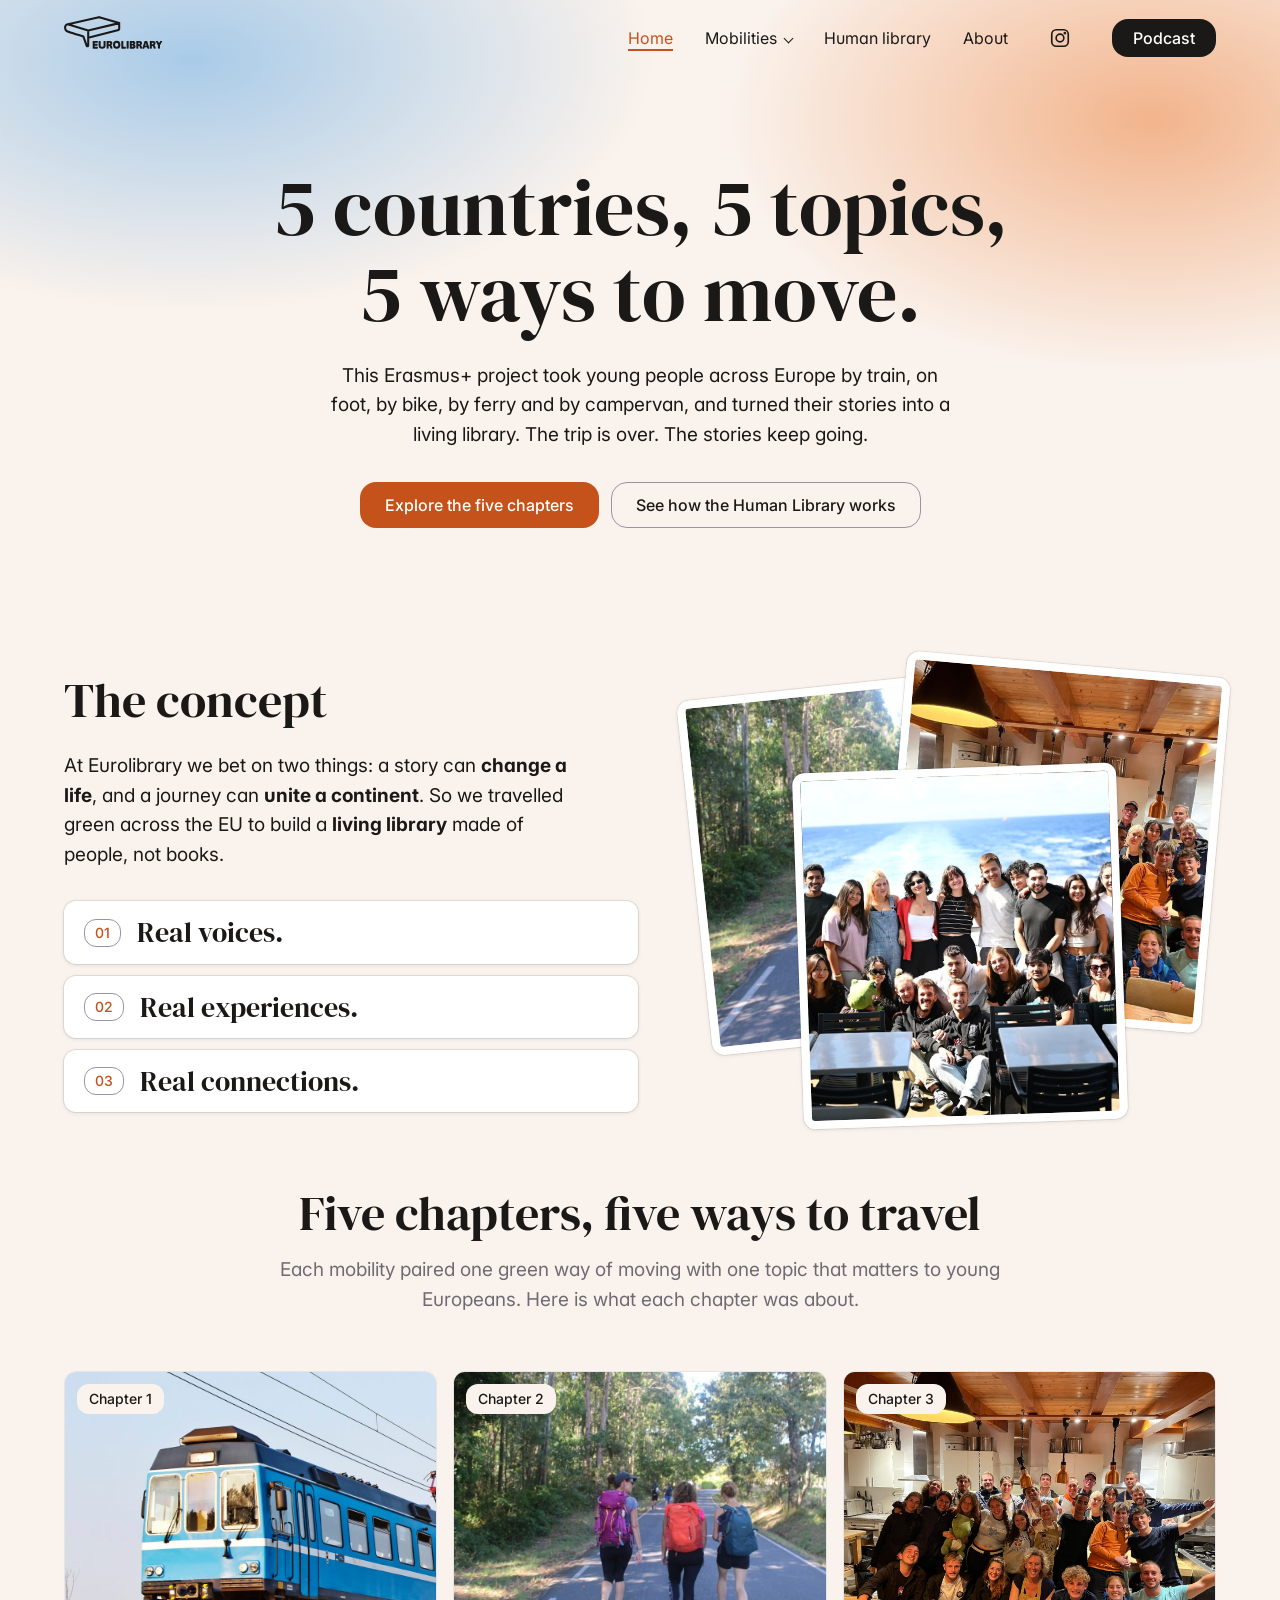
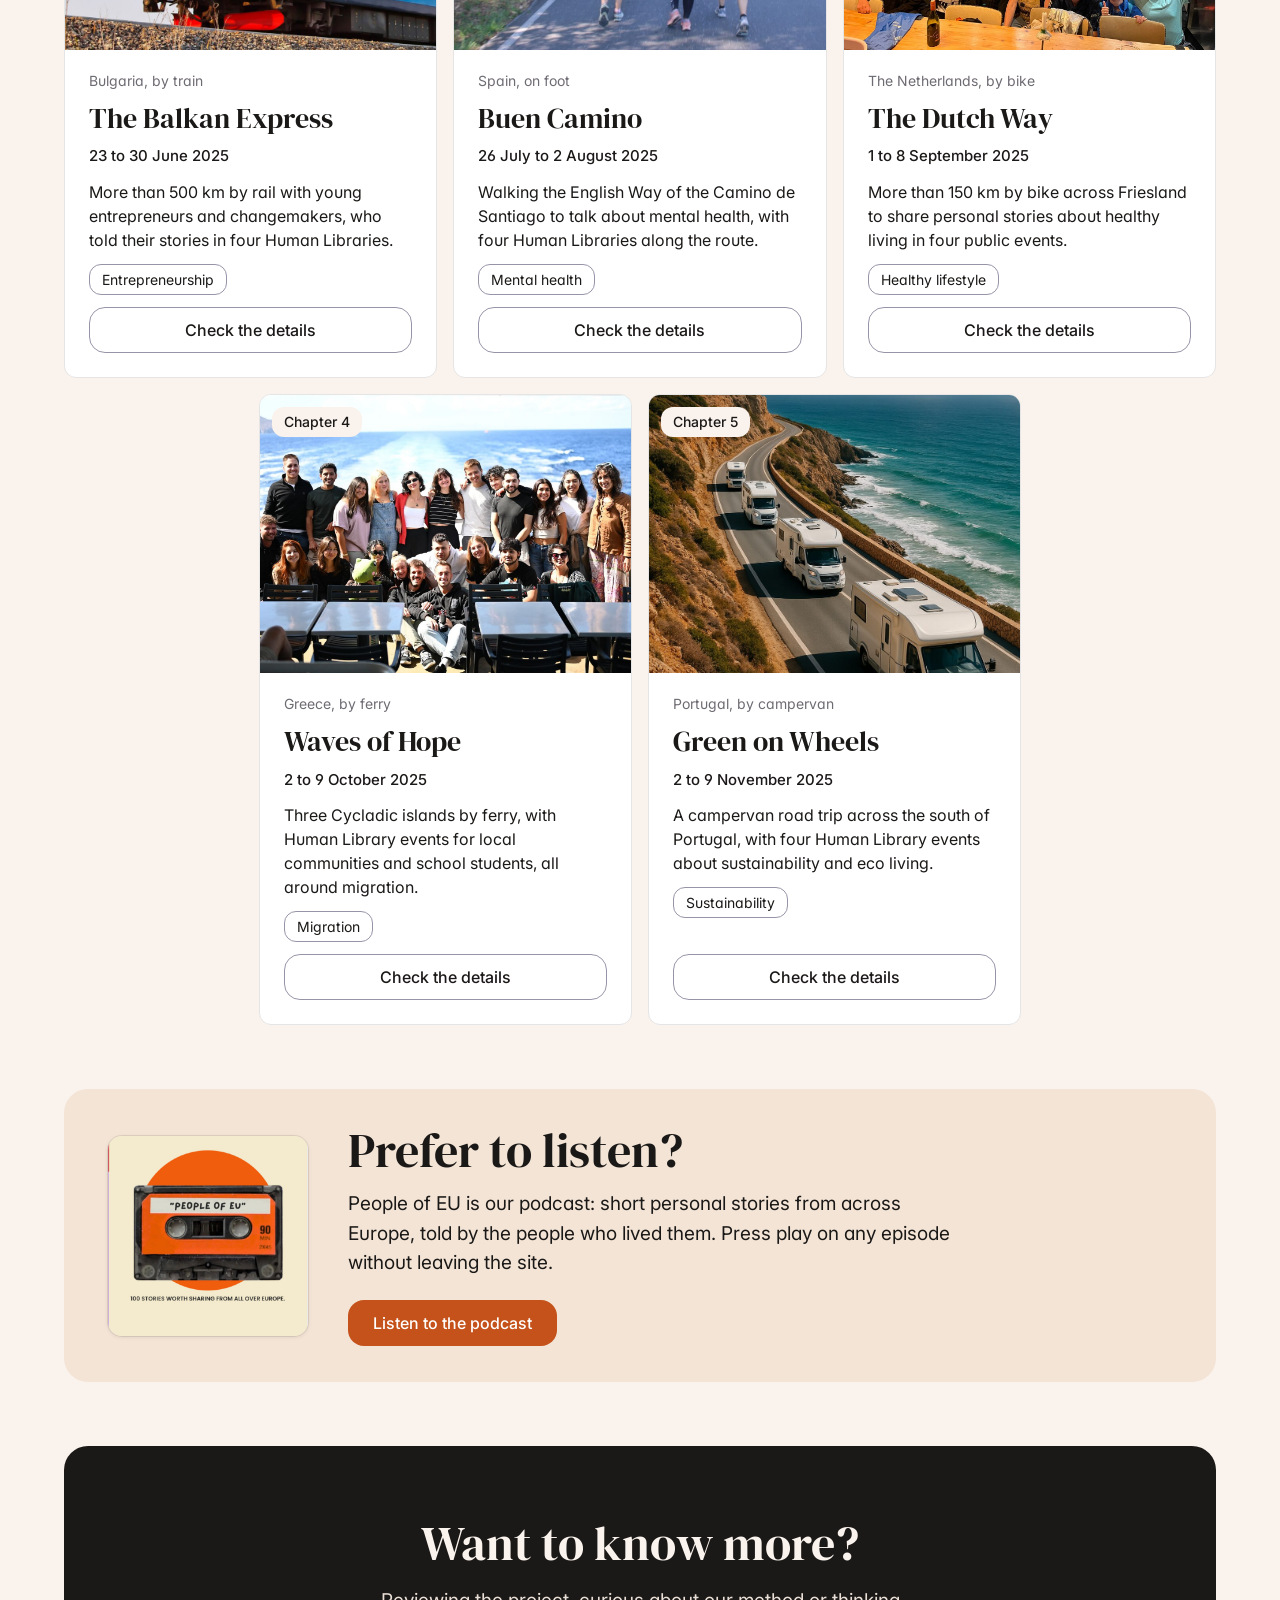
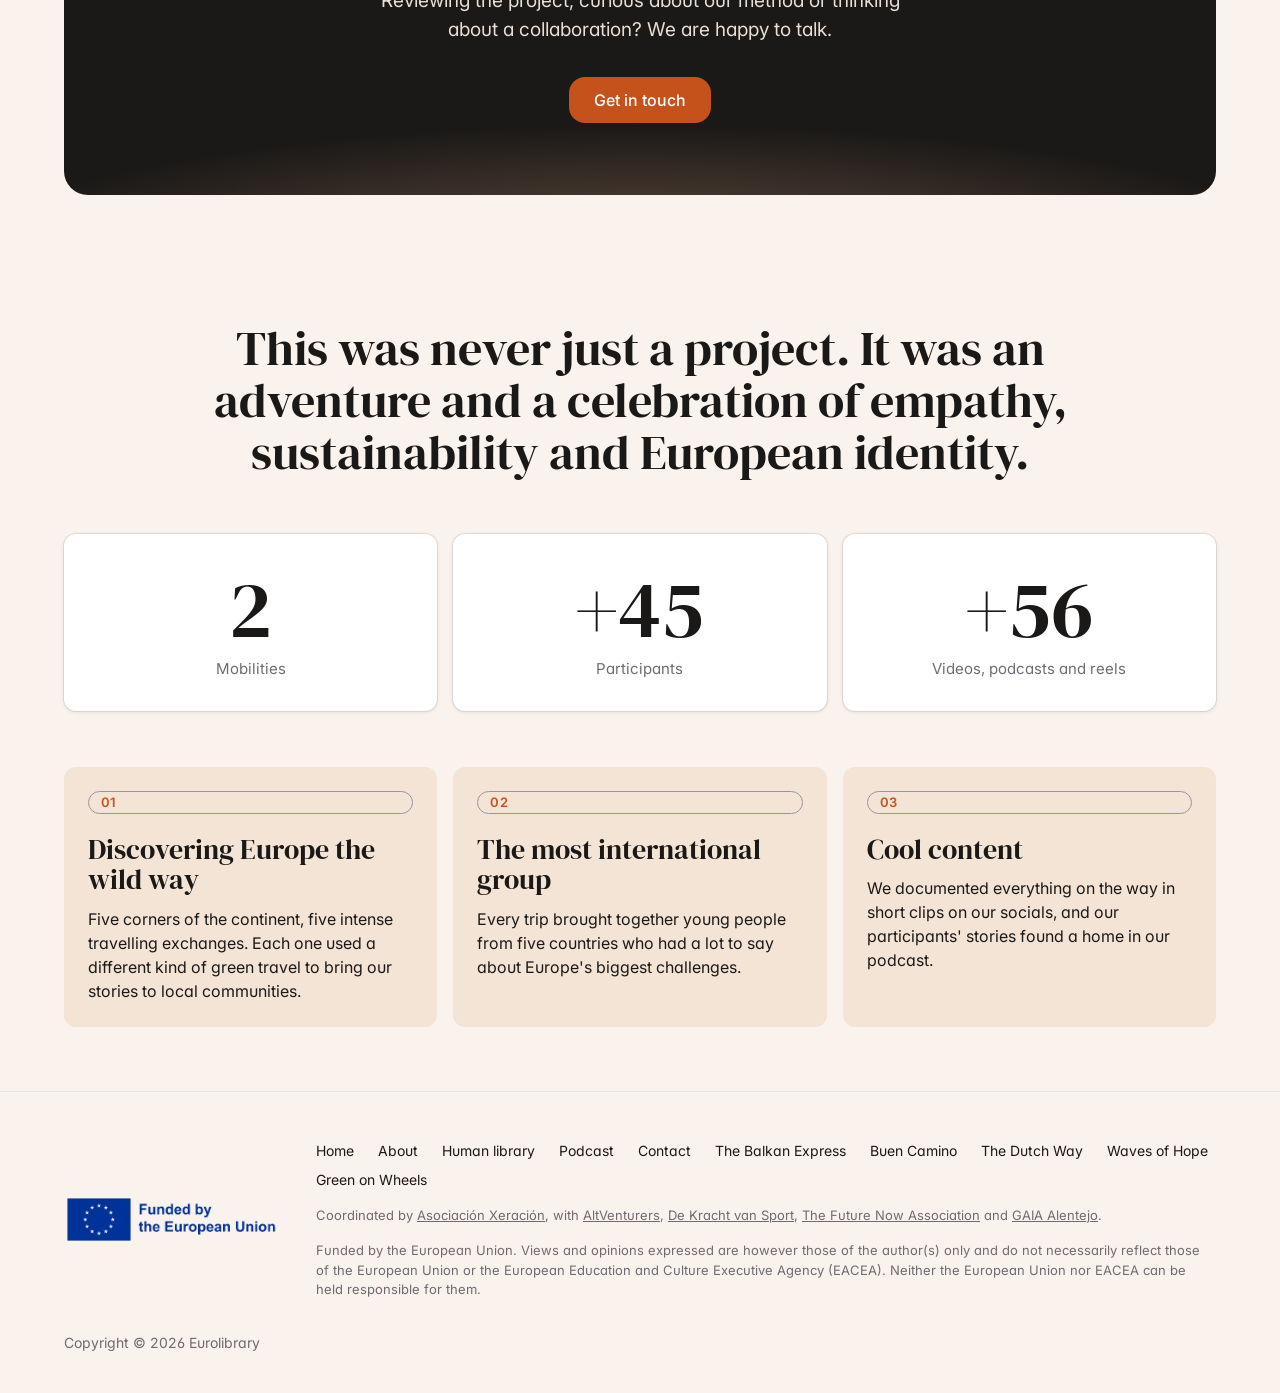
<file: index.html>
<!doctype html>
<html lang="en">
<head>
<meta charset="utf-8">
<script>document.documentElement.classList.add('js')</script>
<meta name="viewport" content="width=device-width, initial-scale=1">
<meta name="theme-color" content="#faf2ec">
<title>Eurolibrary: a living library made of people</title>
<meta name="description" content="An Erasmus+ project that took young people across five countries to build a living library made of people.">
<link rel="canonical" href="https://eurolibrary.eu/">
<meta property="og:type" content="website">
<meta property="og:site_name" content="Eurolibrary">
<meta property="og:locale" content="en_GB">
<meta property="og:title" content="Eurolibrary: a living library made of people">
<meta property="og:description" content="An Erasmus+ project that took young people across five countries to build a living library made of people.">
<meta property="og:url" content="https://eurolibrary.eu/">
<meta property="og:image" content="https://eurolibrary.eu/assets/social/home.jpg?v=fcc3ca7d">
<meta property="og:image:secure_url" content="https://eurolibrary.eu/assets/social/home.jpg?v=fcc3ca7d">
<meta property="og:image:type" content="image/jpeg">
<meta property="og:image:width" content="1200">
<meta property="og:image:height" content="630">
<meta property="og:image:alt" content="Eurolibrary: a living library made of people: photo and title on a dark card with the Eurolibrary logo">
<meta name="twitter:card" content="summary_large_image">
<meta name="twitter:title" content="Eurolibrary: a living library made of people">
<meta name="twitter:description" content="An Erasmus+ project that took young people across five countries to build a living library made of people.">
<meta name="twitter:image" content="https://eurolibrary.eu/assets/social/home.jpg?v=fcc3ca7d">
<meta name="twitter:image:alt" content="Eurolibrary: a living library made of people: photo and title on a dark card with the Eurolibrary logo">
<link rel="icon" href="assets/favicon.svg" type="image/svg+xml">
<link rel="icon" href="assets/favicon-32.png" type="image/png" sizes="32x32">
<link rel="apple-touch-icon" href="assets/apple-touch-icon.png">
<link rel="preconnect" href="https://fonts.googleapis.com">
<link rel="preconnect" href="https://fonts.gstatic.com" crossorigin>
<link href="https://fonts.googleapis.com/css2?family=DM+Serif+Display&family=Inter:wght@400;500;600&display=swap" rel="stylesheet">
<link rel="stylesheet" href="css/site.css">
<script>
  window.va = window.va || function () { (window.vaq = window.vaq || []).push(arguments); };
</script>
<script defer src="https://cdn.vercel-insights.com/v1/script.debug.js"></script>
</head>
<body>
<div class="sp" aria-hidden="true"></div>

<header class="nav" id="nav">
  <div class="wrap">
    <a href="/" aria-label="Eurolibrary home"><img src="assets/logo-ink.svg" alt="Eurolibrary"></a>
    <button class="menu-toggle" type="button" aria-expanded="false" aria-controls="menu"><span>Menu</span><span class="mt-ico" aria-hidden="true"><i></i><i></i></span></button>
    <ul id="menu">
      <li><a href="/" aria-current="page">Home</a></li>
      <li class="dd">
        <a href="/#destinations">Mobilities</a>
        <div class="dd-menu" id="dd-menu">
          <a class="mob-only" href="/#destinations">All mobilities</a>
          <a href="/bulgaria">Balkan Express, Bulgaria</a>
          <a href="/spain">Buen Camino, Spain</a>
          <a href="/netherlands">The Dutch Way, Netherlands</a>
          <a href="/greece">Waves of Hope, Greece</a>
          <a href="/portugal">Green on Wheels, Portugal</a>
        </div>
      </li>
      <li><a href="/human-library">Human library</a></li>
      <li><a href="/about">About</a></li>
      <li><a class="icon-link" href="https://www.instagram.com/eurolibrary" target="_blank" rel="noopener" aria-label="Eurolibrary on Instagram"><svg viewBox="0 0 24 24" width="22" height="22" fill="none" stroke="currentColor" stroke-width="1.8" stroke-linecap="round" stroke-linejoin="round" aria-hidden="true"><rect x="3" y="3" width="18" height="18" rx="5"/><circle cx="12" cy="12" r="4.2"/><circle cx="17.3" cy="6.7" r="0.6" fill="currentColor"/></svg><span class="icon-label">Instagram</span></a></li>
      <li><a class="btn btn-dark" href="/podcast">Podcast</a></li>
    </ul>
  </div>
</header>

<main>
  <div class="hero">
    <div class="wrap">
      <h1 class="display h1">5 countries, 5 topics,<br>5 ways to move.</h1>
      <p class="lead">This Erasmus+ project took young people across Europe by train, on foot, by bike, by ferry and by campervan, and turned their stories into a living library. The trip is over. The stories keep going.</p>
      <div class="cta">
        <a class="btn btn-primary" href="#destinations">Explore the five chapters</a>
        <a class="btn btn-ghost" href="/human-library">See how the Human Library works</a>
      </div>
    </div>
  </div>

  <section>
    <div class="wrap concept">
      <div>
        <h2 class="display h2">The concept</h2>
        <p class="lead">At Eurolibrary we bet on two things: a story can <strong>change a life</strong>, and a journey can <strong>unite a continent</strong>. So we travelled green across the EU to build a <strong>living library</strong> made of people, not books.</p>
        <ul class="voices">
          <li><span>01</span>Real voices.</li>
          <li><span>02</span>Real experiences.</li>
          <li><span>03</span>Real connections.</li>
        </ul>
      </div>
      <div class="stack" aria-hidden="true">
        <img src="assets/photos/spain-hero.jpg" alt="">
        <img src="assets/photos/netherlands-hero.jpg" alt="">
        <img src="assets/photos/greece-hero.jpg" alt="">
      </div>
    </div>
  </section>

  <section id="destinations" style="padding-top:0">
    <div class="wrap">
      <div class="section-head">
        <h2 class="display h2">Five chapters, five ways to travel</h2>
        <p class="lead muted">Each mobility paired one green way of moving with one topic that matters to young Europeans. Here is what each chapter was about.</p>
      </div>
      <div class="cards">
        <article class="card">
          <figure><img src="assets/photos/bulgaria-hero.jpg" alt="A blue regional train on the tracks" width="1000" height="838"><span class="no">Chapter 1</span></figure>
          <div class="body">
            <span class="country">Bulgaria, by train</span>
            <h3 class="display h3">The Balkan Express</h3>
            <span class="dates">23 to 30 June 2025</span>
            <p>More than 500 km by rail with young entrepreneurs and changemakers, who told their stories in four Human Libraries.</p>
            <span class="tag">Entrepreneurship</span>
            <a class="btn btn-ghost card-btn" href="/bulgaria">Check the details</a>
          </div>
        </article>
        <article class="card">
          <figure><img src="assets/photos/spain-hero.jpg" alt="Three walkers with backpacks on a country road in Galicia" width="1000" height="838"><span class="no">Chapter 2</span></figure>
          <div class="body">
            <span class="country">Spain, on foot</span>
            <h3 class="display h3">Buen Camino</h3>
            <span class="dates">26 July to 2 August 2025</span>
            <p>Walking the English Way of the Camino de Santiago to talk about mental health, with four Human Libraries along the route.</p>
            <span class="tag">Mental health</span>
            <a class="btn btn-ghost card-btn" href="/spain">Check the details</a>
          </div>
        </article>
        <article class="card">
          <figure><img src="assets/photos/netherlands-hero.jpg" alt="The whole group gathered around a table, smiling at the camera" width="1000" height="838"><span class="no">Chapter 3</span></figure>
          <div class="body">
            <span class="country">The Netherlands, by bike</span>
            <h3 class="display h3">The Dutch Way</h3>
            <span class="dates">1 to 8 September 2025</span>
            <p>More than 150 km by bike across Friesland to share personal stories about healthy living in four public events.</p>
            <span class="tag">Healthy lifestyle</span>
            <a class="btn btn-ghost card-btn" href="/netherlands">Check the details</a>
          </div>
        </article>
        <article class="card">
          <figure><img src="assets/photos/greece-hero.jpg" alt="The whole group gathered on the ferry deck with the sea behind them" width="1000" height="838"><span class="no">Chapter 4</span></figure>
          <div class="body">
            <span class="country">Greece, by ferry</span>
            <h3 class="display h3">Waves of Hope</h3>
            <span class="dates">2 to 9 October 2025</span>
            <p>Three Cycladic islands by ferry, with Human Library events for local communities and school students, all around migration.</p>
            <span class="tag">Migration</span>
            <a class="btn btn-ghost card-btn" href="/greece">Check the details</a>
          </div>
        </article>
        <article class="card">
          <figure><img src="assets/photos/portugal-hero.jpg" alt="Campervans driving along the coast of southern Portugal" width="1000" height="838"><span class="no">Chapter 5</span></figure>
          <div class="body">
            <span class="country">Portugal, by campervan</span>
            <h3 class="display h3">Green on Wheels</h3>
            <span class="dates">2 to 9 November 2025</span>
            <p>A campervan road trip across the south of Portugal, with four Human Library events about sustainability and eco living.</p>
            <span class="tag">Sustainability</span>
            <a class="btn btn-ghost card-btn" href="/portugal">Check the details</a>
          </div>
        </article>
      </div>
    </div>
  </section>

  <section style="padding-top:0">
    <div class="wrap">
      <div class="pod-teaser">
        <img src="assets/podcast/show.jpg" alt="People of EU podcast cover" width="200" height="200" loading="lazy">
        <div>
          <h2 class="display h2">Prefer to listen?</h2>
          <p class="lead">People of EU is our podcast: short personal stories from across Europe, told by the people who lived them. Press play on any episode without leaving the site.</p>
          <a class="btn btn-primary" href="/podcast">Listen to the podcast</a>
        </div>
      </div>
    </div>
  </section>

  <section style="padding-top:0">
    <div class="wrap">
      <div class="join">
        <h2 class="display h2">Want to know more?</h2>
        <p class="lead">Reviewing the project, curious about our method or thinking about a collaboration? We are happy to talk.</p>
        <a class="btn btn-primary" href="/about#contact">Get in touch</a>
      </div>
    </div>
  </section>

  <section class="leitmotiv">
    <div class="wrap">
      <h2 class="display h2">This was never just a project. It was an adventure and a celebration of empathy, sustainability and European identity.</h2>

      <div class="counters">
        <div class="counter"><b data-to="5" data-prefix="" data-suffix="">5</b><span>Mobilities</span></div>
        <div class="counter"><b data-to="120" data-prefix="+" data-suffix="">+120</b><span>Participants</span></div>
        <div class="counter"><b data-to="150" data-prefix="+" data-suffix="">+150</b><span>Videos, podcasts and reels</span></div>
      </div>

      <div class="pillars">
        <div class="pillar">
          <i>01</i>
          <h3 class="display h3">Discovering Europe the wild way</h3>
          <p>Five corners of the continent, five intense travelling exchanges. Each one used a different kind of green travel to bring our stories to local communities.</p>
        </div>
        <div class="pillar">
          <i>02</i>
          <h3 class="display h3">The most international group</h3>
          <p>Every trip brought together young people from five countries who had a lot to say about Europe's biggest challenges.</p>
        </div>
        <div class="pillar">
          <i>03</i>
          <h3 class="display h3">Cool content</h3>
          <p>We documented everything on the way in short clips on our socials, and our participants' stories found a home in our podcast.</p>
        </div>
      </div>
    </div>
  </section>
</main>

<footer>
  <div class="wrap">
    <img class="eu" src="assets/eu-funded-blue.png" alt="Funded by the European Union">
    <div class="meta">
      <ul class="links"><li><a href="/">Home</a></li><li><a href="/about">About</a></li><li><a href="/human-library">Human library</a></li><li><a href="/podcast">Podcast</a></li><li><a href="/about#contact">Contact</a></li><li><a href="/bulgaria">The Balkan Express</a></li><li><a href="/spain">Buen Camino</a></li><li><a href="/netherlands">The Dutch Way</a></li><li><a href="/greece">Waves of Hope</a></li><li><a href="/portugal">Green on Wheels</a></li></ul>
      <p class="partners-line">Coordinated by <a href="https://xeracion.org">Asociación Xeración</a>, with <a href="https://altventurers.com/">AltVenturers</a>, <a href="https://www.dekrachtvansport.nl/">De Kracht van Sport</a>, <a href="https://tfn-bg.com/">The Future Now Association</a> and <a href="https://gaiaalentejo.wordpress.com/english/">GAIA Alentejo</a>.</p>
      <p>Funded by the European Union. Views and opinions expressed are however those of the author(s) only and do not necessarily reflect those of the European Union or the European Education and Culture Executive Agency (EACEA). Neither the European Union nor EACEA can be held responsible for them.</p>
    </div>
    <p class="copy">Copyright © 2026 Eurolibrary</p>
  </div>
</footer>

<script>
  var nav=document.getElementById('nav'),t=nav.querySelector('.menu-toggle'),mq=matchMedia('(max-width: 960px)');
  function setMenu(o){nav.classList.toggle('open',o);t.setAttribute('aria-expanded',o);document.body.classList.toggle('menu-open',o)}
  t.addEventListener('click',function(){setMenu(!nav.classList.contains('open'))});
  nav.addEventListener('click',function(e){if(e.target===nav)setMenu(false)});
  document.addEventListener('keydown',function(e){if(e.key==='Escape'&&nav.classList.contains('open')){setMenu(false);t.focus()}});
  [].forEach.call(nav.querySelectorAll('#menu a'),function(a){a.addEventListener('click',function(e){
    var dd=a.parentNode.classList.contains('dd')&&a.parentNode.firstElementChild===a;
    if(dd&&mq.matches){e.preventDefault();var o=a.parentNode.classList.toggle('exp');a.setAttribute('aria-expanded',o);return}
    if(mq.matches)setMenu(false);
  })});
  var ddl=nav.querySelector('.dd>a');
  if(ddl){ddl.setAttribute('aria-haspopup','true');ddl.setAttribute('aria-expanded','false');if(ddl.hasAttribute('aria-current')){ddl.parentNode.classList.add('exp');ddl.setAttribute('aria-expanded','true')}}
  (mq.addEventListener?mq.addEventListener.bind(mq,'change'):mq.addListener.bind(mq))(function(e){if(!e.matches)setMenu(false)});
  if(!matchMedia('(prefers-reduced-motion: reduce)').matches&&'IntersectionObserver' in window){
    var io=new IntersectionObserver(function(es){es.forEach(function(e){
      if(!e.isIntersecting)return;io.unobserve(e.target);
      var el=e.target,to=+el.dataset.to,p=el.dataset.prefix||'',x=el.dataset.suffix||'',s=performance.now();
      (function f(n){var k=Math.min((n-s)/1500,1);el.textContent=p+Math.round(to*k).toLocaleString('en-GB')+x;if(k<1)requestAnimationFrame(f)})(s);
    })},{threshold:.6});
    document.querySelectorAll('[data-to]').forEach(function(el){io.observe(el)});
  }
  var form=document.getElementById('contact-form');
  if(form){
    form.addEventListener('submit',function(ev){
      ev.preventDefault();
      var n=document.getElementById('f-name').value.trim(),m=document.getElementById('f-email').value.trim(),b=document.getElementById('f-msg').value.trim();
      var body=encodeURIComponent(b+'\n\n'+n+(m?' ('+m+')':''));
      var note=document.getElementById('form-status');
      note.textContent='Your email app should open with the message ready. If it does not, write to info@xeracion.org.';
      window.location.href='mailto:info@xeracion.org?subject='+encodeURIComponent('Message from the Eurolibrary website')+'&body='+body;
    });
    var cp=document.getElementById('copy-email');
    if(cp){cp.addEventListener('click',function(){
      var done=function(){cp.textContent='Copied'};
      if(navigator.clipboard&&navigator.clipboard.writeText){navigator.clipboard.writeText('info@xeracion.org').then(done,function(){});}
    })}
  }
  (function(){
    var car=document.querySelector('[data-carousel]');
    if(!car)return;
    var track=car.querySelector('.carousel-track'),prev=car.querySelector('.prev'),next=car.querySelector('.next');
    function upd(){prev.disabled=track.scrollLeft<=2;next.disabled=track.scrollLeft+track.clientWidth>=track.scrollWidth-2}
    function step(d){track.scrollBy({left:d*Math.max(track.clientWidth*0.8,260),behavior:'smooth'})}
    prev.addEventListener('click',function(){step(-1)});
    next.addEventListener('click',function(){step(1)});
    track.addEventListener('scroll',upd,{passive:true});
    window.addEventListener('resize',upd);
    track.addEventListener('keydown',function(e){if(e.key==='ArrowRight'){e.preventDefault();step(1)}if(e.key==='ArrowLeft'){e.preventDefault();step(-1)}});
    upd();
    var lb=document.getElementById('lightbox'),btns=[].slice.call(car.querySelectorAll('[data-lightbox]'));
    var img=lb.querySelector('.lb-fig img'),cap=lb.querySelector('figcaption'),cur=0,opener=null;
    var ctrls=[lb.querySelector('.lb-close'),lb.querySelector('.lb-prev'),lb.querySelector('.lb-next')];
    function show(i){
      cur=(i+btns.length)%btns.length;
      var im=btns[cur].querySelector('img');
      img.src=im.currentSrc||im.src;img.alt=im.alt;
      cap.textContent=(cur+1)+' / '+btns.length;
    }
    function open(i){opener=btns[i];show(i);lb.hidden=false;document.body.style.overflow='hidden';ctrls[0].focus()}
    function close(){lb.hidden=true;document.body.style.overflow='';if(opener)opener.focus()}
    btns.forEach(function(b,i){b.addEventListener('click',function(){open(i)})});
    ctrls[0].addEventListener('click',close);
    ctrls[1].addEventListener('click',function(){show(cur-1)});
    ctrls[2].addEventListener('click',function(){show(cur+1)});
    lb.addEventListener('click',function(e){if(e.target===lb||e.target.classList.contains('lb-fig'))close()});
    document.addEventListener('keydown',function(e){
      if(lb.hidden)return;
      if(e.key==='Escape')close();
      else if(e.key==='ArrowLeft')show(cur-1);
      else if(e.key==='ArrowRight')show(cur+1);
      else if(e.key==='Tab'){
        var i=ctrls.indexOf(document.activeElement);
        e.preventDefault();
        ctrls[(i+(e.shiftKey?-1:1)+ctrls.length)%ctrls.length].focus();
      }
    });
    var x0=null;
    lb.addEventListener('touchstart',function(e){x0=e.touches[0].clientX},{passive:true});
    lb.addEventListener('touchend',function(e){
      if(x0===null)return;
      var dx=e.changedTouches[0].clientX-x0;x0=null;
      if(Math.abs(dx)>50)show(cur+(dx<0?1:-1));
    });
  })();
</script>
<script>
(function(){
  var calm=matchMedia('(prefers-reduced-motion: reduce)').matches;
  /* barra de progreso de lectura */
  var sp=document.querySelector('.sp');
  if(sp&&!calm){
    var tick=false;
    function prog(){var h=document.documentElement.scrollHeight-innerHeight;sp.style.setProperty('--p',h>0?Math.min(1,scrollY/h):0);tick=false}
    addEventListener('scroll',function(){if(!tick){tick=true;requestAnimationFrame(prog)}},{passive:true});prog();
  }
  if(calm||!('IntersectionObserver' in window))return;
  /* aparición al hacer scroll */
  var sel='.section-head,.card,.ticket,.pillar,.fact,.stop,.counter,.polaroid,.join,.ep,.hb-card,.photo-row figure,.carousel,.rule,.role,.zone,.cl-group,.faq,.pod-player,.pager>*,.grid-3>*,.quotes blockquote,.voices>*,.two-col>*,.timeline-years li,.pod-tools,.builder,.stepper,.timer';
  var els=[].slice.call(document.querySelectorAll('main '+sel.split(',').join(',main '))).filter(function(el){
    return !el.closest('.hero,.page-hero')&&!el.closest('.rv');
  });
  var io=new IntersectionObserver(function(es){es.forEach(function(e){
    if(e.isIntersecting){e.target.classList.add('in');io.unobserve(e.target)}
  })},{threshold:.12,rootMargin:'0px 0px -6% 0px'});
  els.forEach(function(el){
    var sib=[].slice.call(el.parentNode.children).filter(function(c){return els.indexOf(c)>-1});
    el.style.setProperty('--d',Math.min(sib.indexOf(el),5)*80+'ms');
    el.classList.add('rv');io.observe(el);
  });
  /* las imágenes con carga diferida aparecen con un fundido */
  [].slice.call(document.querySelectorAll('main img[loading="lazy"]')).forEach(function(im){
    if(im.complete&&im.naturalWidth)return;
    im.classList.add('fd');
    var ok=function(){im.classList.add('ld')};
    im.addEventListener('load',ok);im.addEventListener('error',ok);
  });
})();
</script>
</body>
</html>
</file>
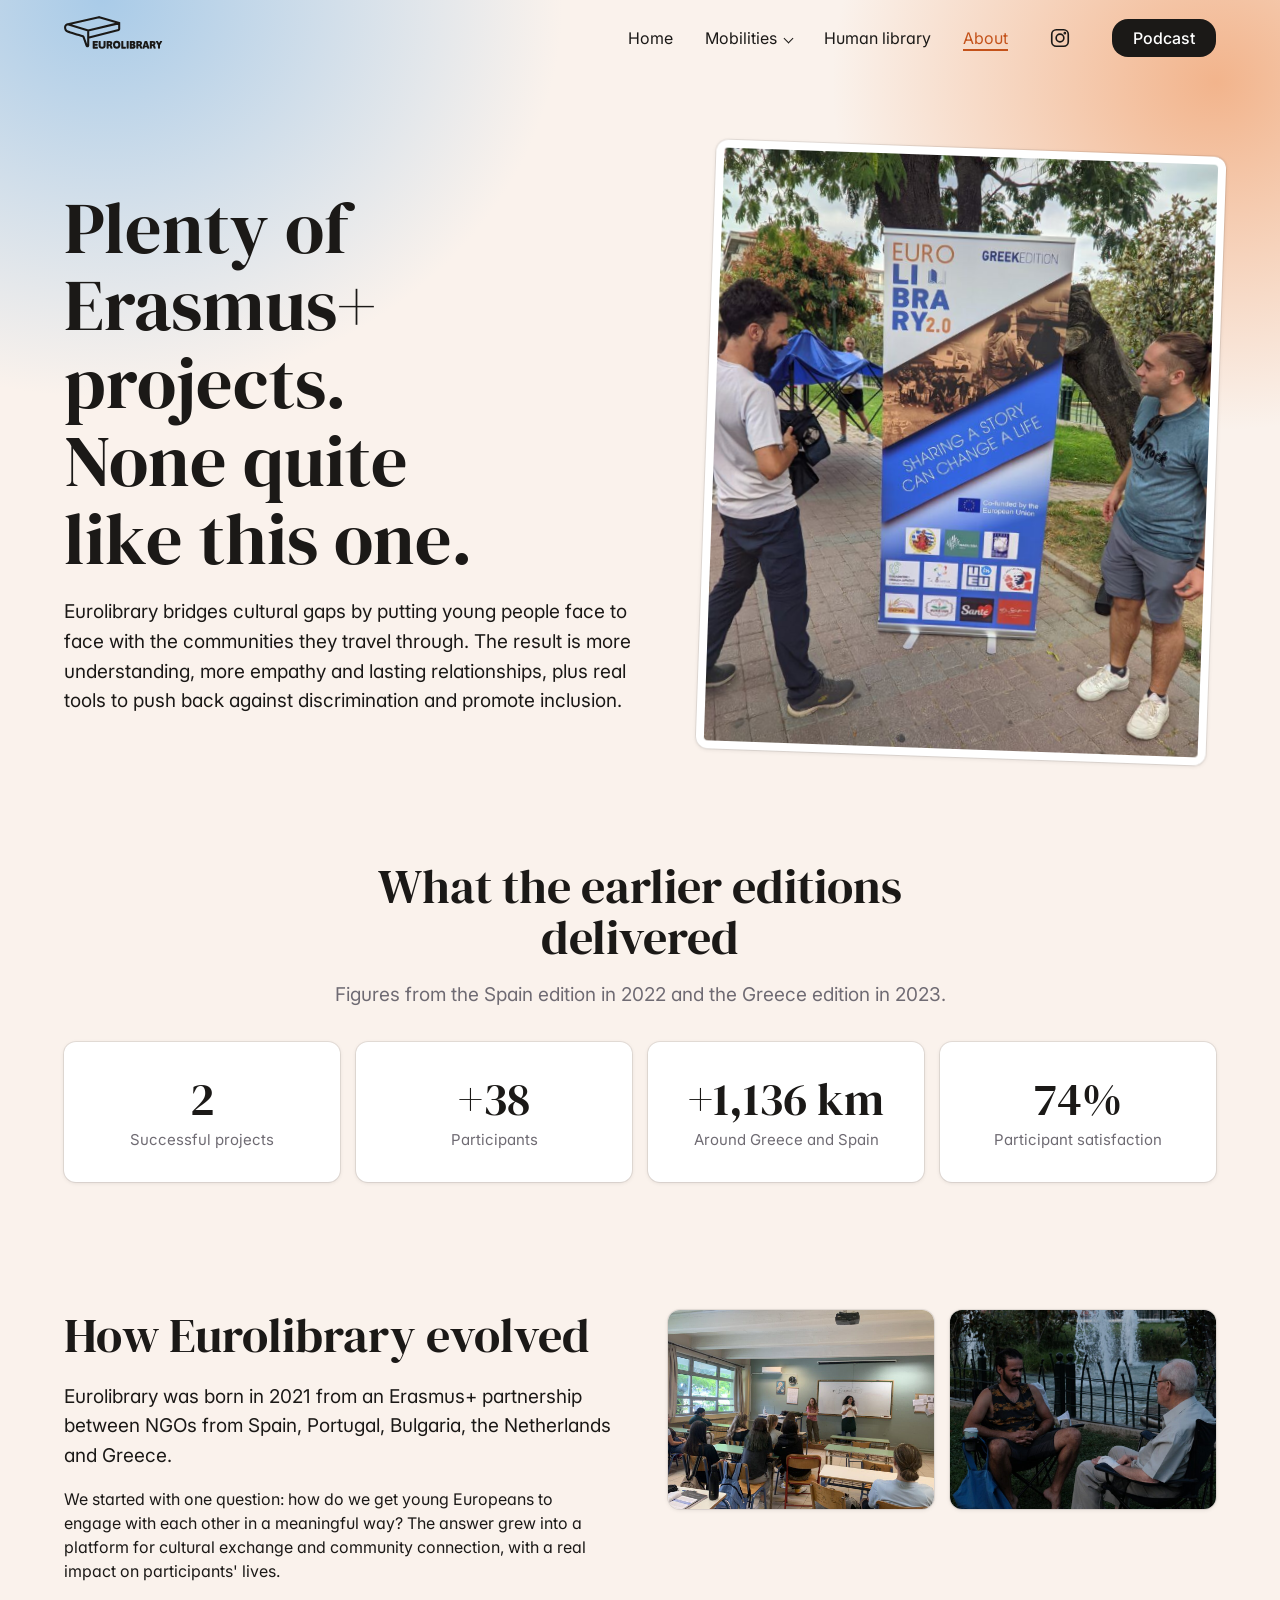
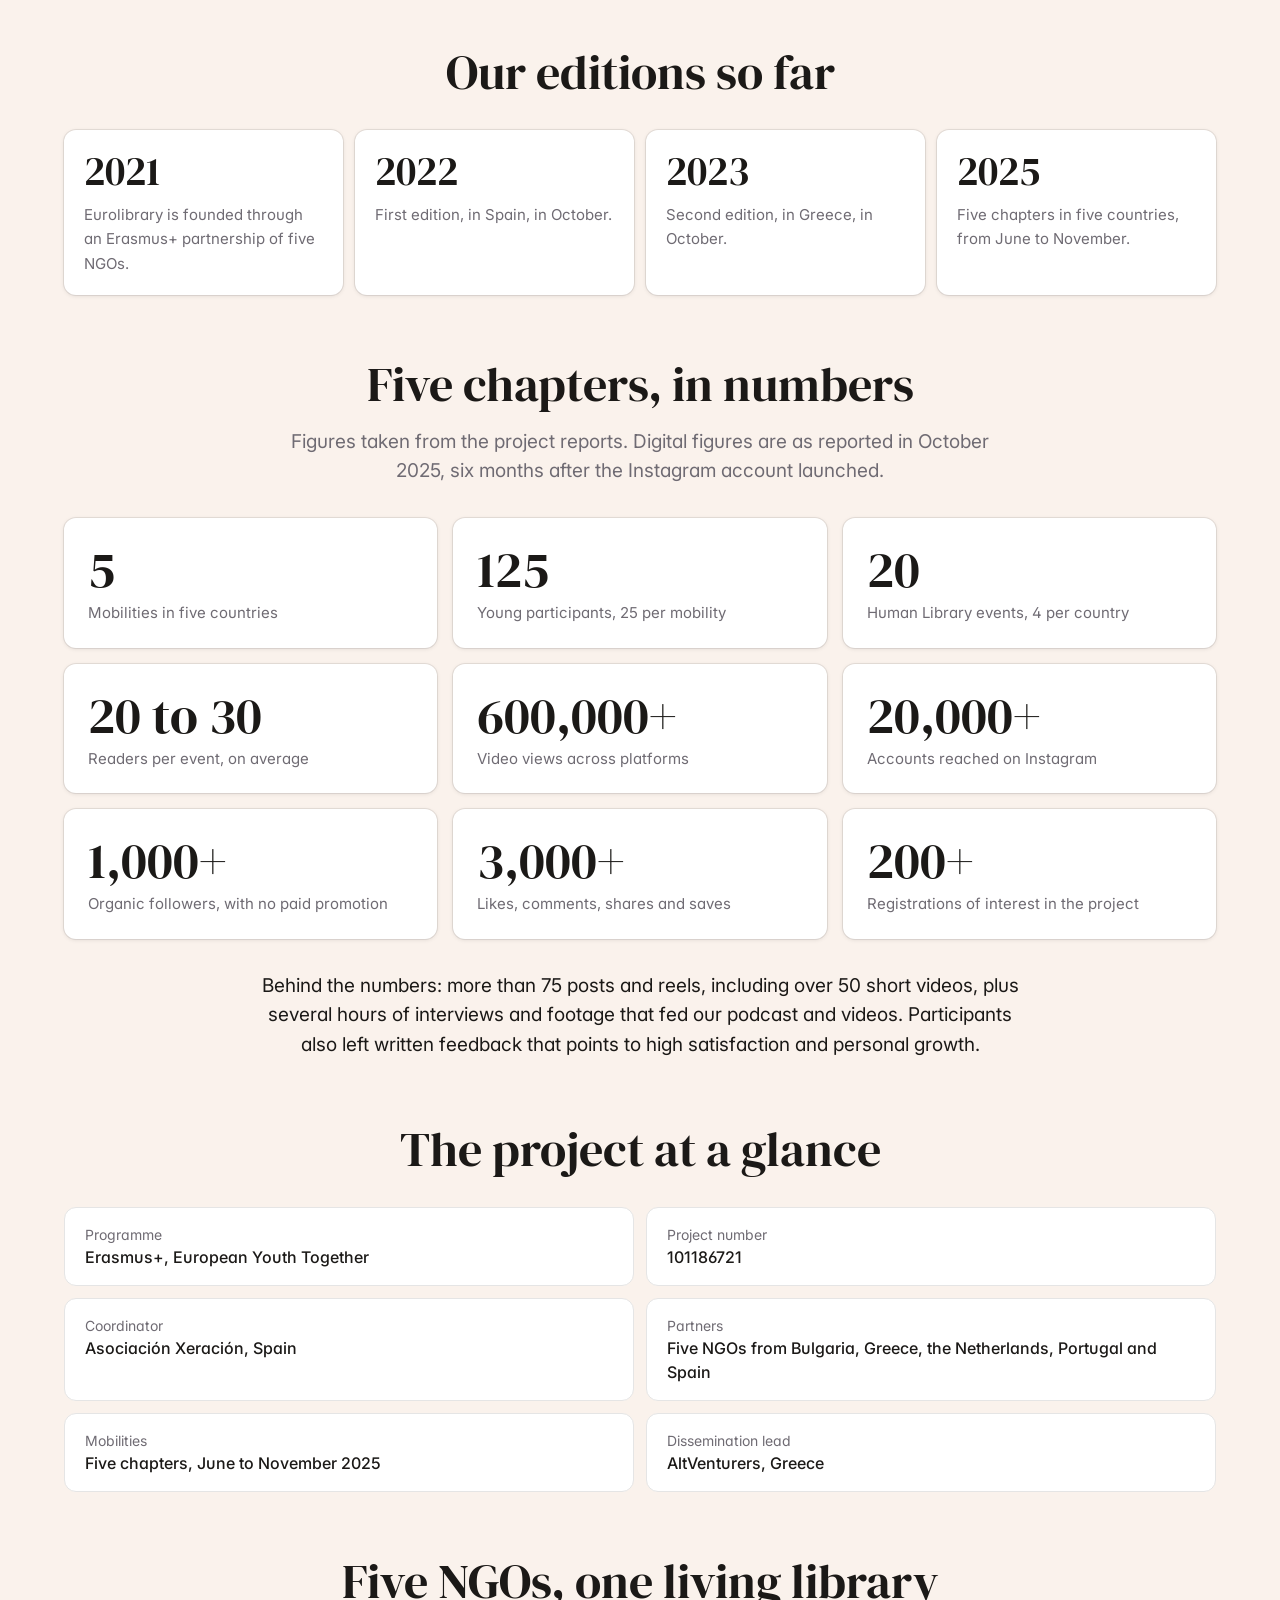
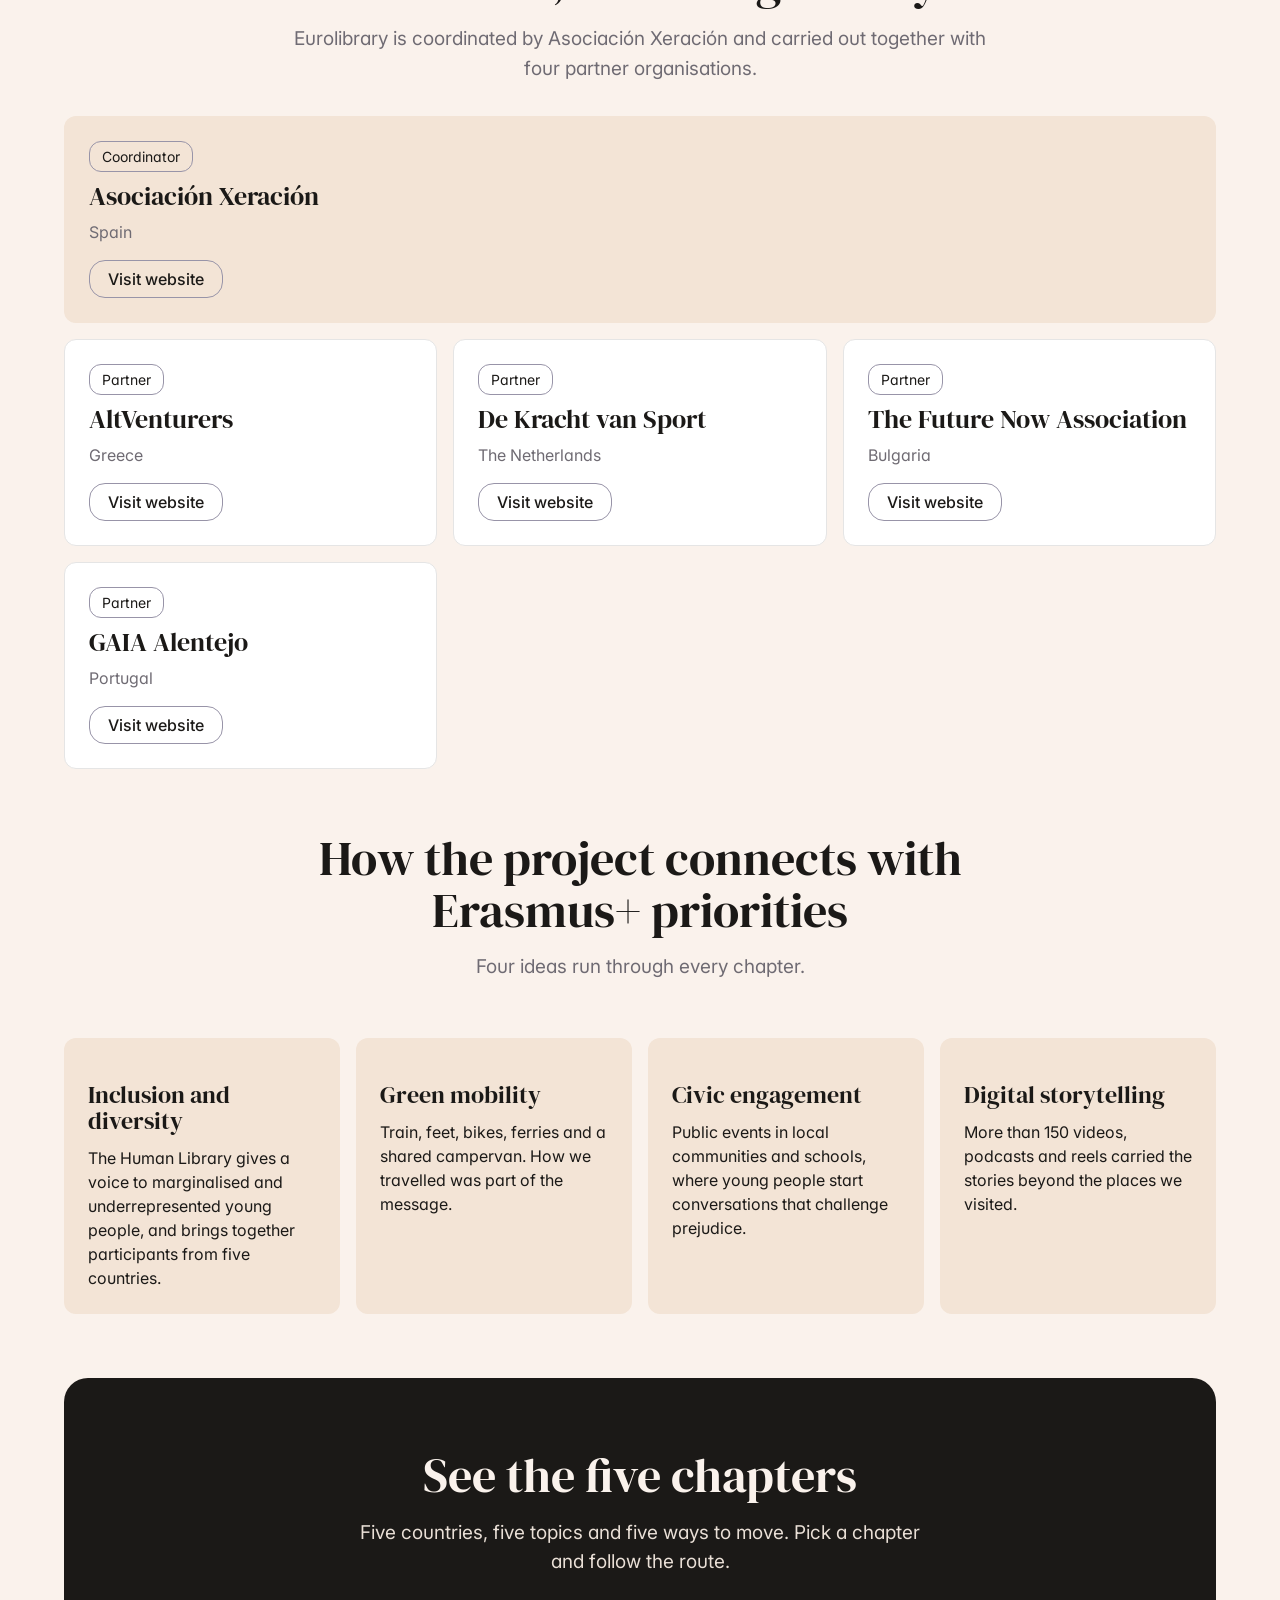
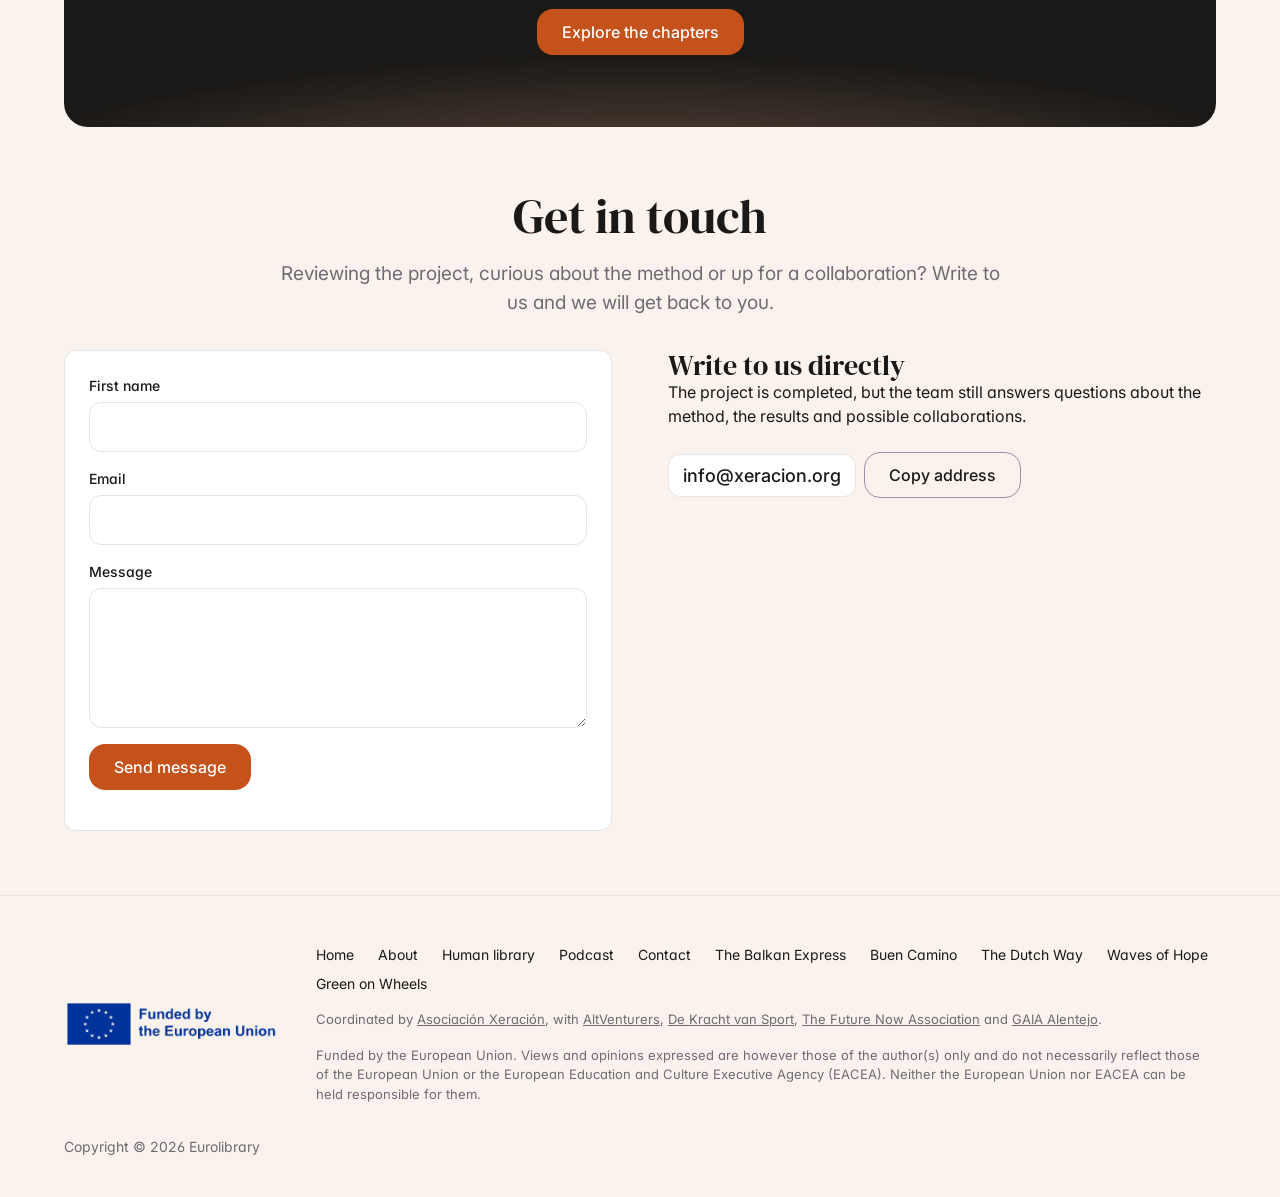
<file: about.html>
<!doctype html>
<html lang="en">
<head>
<meta charset="utf-8">
<script>document.documentElement.classList.add('js')</script>
<meta name="viewport" content="width=device-width, initial-scale=1">
<meta name="theme-color" content="#faf2ec">
<title>About Eurolibrary</title>
<meta name="description" content="The story of Eurolibrary: an Erasmus+ partnership of five NGOs that connects young people and communities through personal stories. Get in touch with the team here.">
<link rel="canonical" href="https://eurolibrary.eu/about">
<meta property="og:type" content="website">
<meta property="og:site_name" content="Eurolibrary">
<meta property="og:locale" content="en_GB">
<meta property="og:title" content="About Eurolibrary">
<meta property="og:description" content="The story of Eurolibrary: an Erasmus+ partnership of five NGOs that connects young people and communities through personal stories. Get in touch with the team here.">
<meta property="og:url" content="https://eurolibrary.eu/about">
<meta property="og:image" content="https://eurolibrary.eu/assets/social/about.jpg?v=8a188084">
<meta property="og:image:secure_url" content="https://eurolibrary.eu/assets/social/about.jpg?v=8a188084">
<meta property="og:image:type" content="image/jpeg">
<meta property="og:image:width" content="1200">
<meta property="og:image:height" content="630">
<meta property="og:image:alt" content="About Eurolibrary: photo and title on a dark card with the Eurolibrary logo">
<meta name="twitter:card" content="summary_large_image">
<meta name="twitter:title" content="About Eurolibrary">
<meta name="twitter:description" content="The story of Eurolibrary: an Erasmus+ partnership of five NGOs that connects young people and communities through personal stories. Get in touch with the team here.">
<meta name="twitter:image" content="https://eurolibrary.eu/assets/social/about.jpg?v=8a188084">
<meta name="twitter:image:alt" content="About Eurolibrary: photo and title on a dark card with the Eurolibrary logo">
<link rel="icon" href="assets/favicon.svg" type="image/svg+xml">
<link rel="icon" href="assets/favicon-32.png" type="image/png" sizes="32x32">
<link rel="apple-touch-icon" href="assets/apple-touch-icon.png">
<link rel="preconnect" href="https://fonts.googleapis.com">
<link rel="preconnect" href="https://fonts.gstatic.com" crossorigin>
<link href="https://fonts.googleapis.com/css2?family=DM+Serif+Display&family=Inter:wght@400;500;600&display=swap" rel="stylesheet">
<link rel="stylesheet" href="css/site.css">
<script>
  window.va = window.va || function () { (window.vaq = window.vaq || []).push(arguments); };
</script>
<script defer src="https://cdn.vercel-insights.com/v1/script.debug.js"></script>
</head>
<body>
<div class="sp" aria-hidden="true"></div>

<header class="nav" id="nav">
  <div class="wrap">
    <a href="/" aria-label="Eurolibrary home"><img src="assets/logo-ink.svg" alt="Eurolibrary"></a>
    <button class="menu-toggle" type="button" aria-expanded="false" aria-controls="menu"><span>Menu</span><span class="mt-ico" aria-hidden="true"><i></i><i></i></span></button>
    <ul id="menu">
      <li><a href="/">Home</a></li>
      <li class="dd">
        <a href="/#destinations">Mobilities</a>
        <div class="dd-menu" id="dd-menu">
          <a class="mob-only" href="/#destinations">All mobilities</a>
          <a href="/bulgaria">Balkan Express, Bulgaria</a>
          <a href="/spain">Buen Camino, Spain</a>
          <a href="/netherlands">The Dutch Way, Netherlands</a>
          <a href="/greece">Waves of Hope, Greece</a>
          <a href="/portugal">Green on Wheels, Portugal</a>
        </div>
      </li>
      <li><a href="/human-library">Human library</a></li>
      <li><a href="/about" aria-current="page">About</a></li>
      <li><a class="icon-link" href="https://www.instagram.com/eurolibrary" target="_blank" rel="noopener" aria-label="Eurolibrary on Instagram"><svg viewBox="0 0 24 24" width="22" height="22" fill="none" stroke="currentColor" stroke-width="1.8" stroke-linecap="round" stroke-linejoin="round" aria-hidden="true"><rect x="3" y="3" width="18" height="18" rx="5"/><circle cx="12" cy="12" r="4.2"/><circle cx="17.3" cy="6.7" r="0.6" fill="currentColor"/></svg><span class="icon-label">Instagram</span></a></li>
      <li><a class="btn btn-dark" href="/podcast">Podcast</a></li>
    </ul>
  </div>
</header>

<main>
  <div class="page-hero split">
    <div class="wrap">
      <div>
        <h1 class="display h1">Plenty of Erasmus+ projects. None quite like this one.</h1>
        <p class="lead">Eurolibrary bridges cultural gaps by putting young people face to face with the communities they travel through. The result is more understanding, more empathy and lasting relationships, plus real tools to push back against discrimination and promote inclusion.</p>
      </div>
      <div class="polaroid"><img src="assets/photos/about-banner.jpg" alt="Two participants with a Eurolibrary roll up banner" style="aspect-ratio:3/3.6"></div>
    </div>
  </div>

  <section style="padding-top:32px">
    <div class="wrap">
      <div class="section-head" style="margin-bottom:32px">
        <h2 class="display h2">What the earlier editions delivered</h2>
        <p class="lead muted">Figures from the Spain edition in 2022 and the Greece edition in 2023.</p>
      </div>
      <div class="counters four" style="margin:0">
        <div class="counter"><b data-to="2" data-prefix="" data-suffix="">2</b><span>Successful projects</span></div>
        <div class="counter"><b data-to="50" data-prefix="+" data-suffix="">+50</b><span>Participants</span></div>
        <div class="counter"><b data-to="1500" data-prefix="+" data-suffix=" km">+1,500 km</b><span>Around Greece and Spain</span></div>
        <div class="counter"><b data-to="98" data-prefix="" data-suffix="%">98%</b><span>Participant satisfaction</span></div>
      </div>
    </div>
  </section>

  <section>
    <div class="wrap two-col">
      <div>
        <h2 class="display h2">How Eurolibrary evolved</h2>
        <p class="lead">Eurolibrary was born in 2021 from an Erasmus+ partnership between NGOs from Spain, Portugal, Bulgaria, the Netherlands and Greece.</p>
        <p>We started with one question: how do we get young Europeans to engage with each other in a meaningful way? The answer grew into a platform for cultural exchange and community connection, with a real impact on participants' lives.</p>
      </div>
      <div class="photo-row"><figure><img src="assets/photos/about-classroom.jpg" alt="A participant presenting to a class of students"></figure>
        <figure><img src="assets/photos/human-library-talk.jpg" alt="Two people talking during a Human Library"></figure></div>
    </div>
  </section>

  <section style="padding-top:0">
    <div class="wrap">
      <div class="section-head" style="margin-bottom:32px">
        <h2 class="display h2">Our editions so far</h2>
      </div>
      <ul class="timeline-years">
        <li><b>2021</b><span>Eurolibrary is founded through an Erasmus+ partnership of five NGOs.</span></li>
        <li><b>2022</b><span>First edition, in Spain, in October.</span></li>
        <li><b>2023</b><span>Second edition, in Greece, in October.</span></li>
        <li><b>2025</b><span>Five chapters in five countries, from June to November.</span></li>
      </ul>
    </div>
  </section>

  <section id="results" style="padding-top:0">
    <div class="wrap">
      <div class="section-head" style="margin-bottom:32px">
        <h2 class="display h2">Five chapters, in numbers</h2>
        <p class="lead muted">Figures taken from the project reports. Digital figures are as reported in October 2025, six months after the Instagram account launched.</p>
      </div>
      <div class="results-grid">
        <div class="counter"><b>5</b><span>Mobilities in five countries</span></div><div class="counter"><b>125</b><span>Young participants, 25 per mobility</span></div><div class="counter"><b>20</b><span>Human Library events, 4 per country</span></div><div class="counter"><b>20 to 30</b><span>Readers per event, on average</span></div><div class="counter"><b>600,000+</b><span>Video views across platforms</span></div><div class="counter"><b>20,000+</b><span>Accounts reached on Instagram</span></div><div class="counter"><b>1,000+</b><span>Organic followers, with no paid promotion</span></div><div class="counter"><b>3,000+</b><span>Likes, comments, shares and saves</span></div><div class="counter"><b>200+</b><span>Registrations of interest in the project</span></div>
      </div>
      <p class="lead" style="max-width:760px;margin:32px auto 0;text-align:center">Behind the numbers: more than 75 posts and reels, including over 50 short videos, plus several hours of interviews and footage that fed our podcast and videos. Participants also left written feedback that points to high satisfaction and personal growth.</p>
    </div>
  </section>

  <section style="padding-top:0">
    <div class="wrap">
      <div class="section-head" style="margin-bottom:32px">
        <h2 class="display h2">The project at a glance</h2>
      </div>
      <div class="facts-list">
        <div><small>Programme</small><strong>Erasmus+, European Youth Together</strong></div>
        <div><small>Project number</small><strong>101186721</strong></div>
        <div><small>Coordinator</small><strong>Asociación Xeración, Spain</strong></div>
        <div><small>Partners</small><strong>Five NGOs from Bulgaria, Greece, the Netherlands, Portugal and Spain</strong></div>
        <div><small>Mobilities</small><strong>Five chapters, June to November 2025</strong></div>
        <div><small>Dissemination lead</small><strong>AltVenturers, Greece</strong></div>
      </div>
    </div>
  </section>

  <section id="partners" style="padding-top:0">
    <div class="wrap">
      <div class="section-head" style="margin-bottom:32px">
        <h2 class="display h2">Five NGOs, one living library</h2>
        <p class="lead muted">Eurolibrary is coordinated by Asociación Xeración and carried out together with four partner organisations.</p>
      </div>
      <ul class="partners">
        <li class="lead-partner"><span class="tag">Coordinator</span><h3 class="display h3">Asociación Xeración</h3><p>Spain</p><a class="btn btn-ghost" href="https://xeracion.org">Visit website</a></li>
        <li><span class="tag">Partner</span><h3 class="display h3">AltVenturers</h3><p>Greece</p><a class="btn btn-ghost" href="https://altventurers.com/">Visit website</a></li>
        <li><span class="tag">Partner</span><h3 class="display h3">De Kracht van Sport</h3><p>The Netherlands</p><a class="btn btn-ghost" href="https://www.dekrachtvansport.nl/">Visit website</a></li>
        <li><span class="tag">Partner</span><h3 class="display h3">The Future Now Association</h3><p>Bulgaria</p><a class="btn btn-ghost" href="https://tfn-bg.com/">Visit website</a></li>
        <li><span class="tag">Partner</span><h3 class="display h3">GAIA Alentejo</h3><p>Portugal</p><a class="btn btn-ghost" href="https://gaiaalentejo.wordpress.com/english/">Visit website</a></li>
      </ul>
    </div>
  </section>

  <section style="padding-top:0">
    <div class="wrap">
      <div class="section-head">
        <h2 class="display h2">How the project connects with Erasmus+ priorities</h2>
        <p class="lead muted">Four ideas run through every chapter.</p>
      </div>
      <div class="grid-4">
        <div class="pillar"><h3 class="display h3">Inclusion and diversity</h3><p>The Human Library gives a voice to marginalised and underrepresented young people, and brings together participants from five countries.</p></div>
        <div class="pillar"><h3 class="display h3">Green mobility</h3><p>Train, feet, bikes, ferries and a shared campervan. How we travelled was part of the message.</p></div>
        <div class="pillar"><h3 class="display h3">Civic engagement</h3><p>Public events in local communities and schools, where young people start conversations that challenge prejudice.</p></div>
        <div class="pillar"><h3 class="display h3">Digital storytelling</h3><p>More than 150 videos, podcasts and reels carried the stories beyond the places we visited.</p></div>
      </div>
    </div>
  </section>

  <section style="padding-top:0">
    <div class="wrap">
      <div class="join">
        <h2 class="display h2">See the five chapters</h2>
        <p class="lead">Five countries, five topics and five ways to move. Pick a chapter and follow the route.</p>
        <a class="btn btn-primary" href="/#destinations">Explore the chapters</a>
      </div>
    </div>
  </section>

  <section id="contact" style="padding-top:0">
    <div class="wrap">
      <div class="section-head" style="margin-bottom:32px">
        <h2 class="display h2">Get in touch</h2>
        <p class="lead muted">Reviewing the project, curious about the method or up for a collaboration? Write to us and we will get back to you.</p>
      </div>
      <div class="two-col">
        <form class="contact" id="contact-form" novalidate>
          <div class="field"><label for="f-name">First name</label><input id="f-name" name="name" type="text" autocomplete="given-name" required></div>
          <div class="field"><label for="f-email">Email</label><input id="f-email" name="email" type="email" autocomplete="email" required></div>
          <div class="field"><label for="f-msg">Message</label><textarea id="f-msg" name="message" required></textarea></div>
          <div><button class="btn btn-primary" type="submit">Send message</button></div>
          <p class="form-note" id="form-status" role="status"></p>
        </form>
        <div>
          <h3 class="display h3">Write to us directly</h3>
          <p>The project is completed, but the team still answers questions about the method, the results and possible collaborations.</p>
          <div class="email-line"><code>info@xeracion.org</code><button class="btn btn-ghost" type="button" id="copy-email">Copy address</button></div>
        </div>
      </div>
    </div>
  </section>
</main>

<footer>
  <div class="wrap">
    <img class="eu" src="assets/eu-funded-blue.png" alt="Funded by the European Union">
    <div class="meta">
      <ul class="links"><li><a href="/">Home</a></li><li><a href="/about">About</a></li><li><a href="/human-library">Human library</a></li><li><a href="/podcast">Podcast</a></li><li><a href="/about#contact">Contact</a></li><li><a href="/bulgaria">The Balkan Express</a></li><li><a href="/spain">Buen Camino</a></li><li><a href="/netherlands">The Dutch Way</a></li><li><a href="/greece">Waves of Hope</a></li><li><a href="/portugal">Green on Wheels</a></li></ul>
      <p class="partners-line">Coordinated by <a href="https://xeracion.org">Asociación Xeración</a>, with <a href="https://altventurers.com/">AltVenturers</a>, <a href="https://www.dekrachtvansport.nl/">De Kracht van Sport</a>, <a href="https://tfn-bg.com/">The Future Now Association</a> and <a href="https://gaiaalentejo.wordpress.com/english/">GAIA Alentejo</a>.</p>
      <p>Funded by the European Union. Views and opinions expressed are however those of the author(s) only and do not necessarily reflect those of the European Union or the European Education and Culture Executive Agency (EACEA). Neither the European Union nor EACEA can be held responsible for them.</p>
    </div>
    <p class="copy">Copyright © 2026 Eurolibrary</p>
  </div>
</footer>

<script>
  var nav=document.getElementById('nav'),t=nav.querySelector('.menu-toggle'),mq=matchMedia('(max-width: 960px)');
  function setMenu(o){nav.classList.toggle('open',o);t.setAttribute('aria-expanded',o);document.body.classList.toggle('menu-open',o)}
  t.addEventListener('click',function(){setMenu(!nav.classList.contains('open'))});
  nav.addEventListener('click',function(e){if(e.target===nav)setMenu(false)});
  document.addEventListener('keydown',function(e){if(e.key==='Escape'&&nav.classList.contains('open')){setMenu(false);t.focus()}});
  [].forEach.call(nav.querySelectorAll('#menu a'),function(a){a.addEventListener('click',function(e){
    var dd=a.parentNode.classList.contains('dd')&&a.parentNode.firstElementChild===a;
    if(dd&&mq.matches){e.preventDefault();var o=a.parentNode.classList.toggle('exp');a.setAttribute('aria-expanded',o);return}
    if(mq.matches)setMenu(false);
  })});
  var ddl=nav.querySelector('.dd>a');
  if(ddl){ddl.setAttribute('aria-haspopup','true');ddl.setAttribute('aria-expanded','false');if(ddl.hasAttribute('aria-current')){ddl.parentNode.classList.add('exp');ddl.setAttribute('aria-expanded','true')}}
  (mq.addEventListener?mq.addEventListener.bind(mq,'change'):mq.addListener.bind(mq))(function(e){if(!e.matches)setMenu(false)});
  if(!matchMedia('(prefers-reduced-motion: reduce)').matches&&'IntersectionObserver' in window){
    var io=new IntersectionObserver(function(es){es.forEach(function(e){
      if(!e.isIntersecting)return;io.unobserve(e.target);
      var el=e.target,to=+el.dataset.to,p=el.dataset.prefix||'',x=el.dataset.suffix||'',s=performance.now();
      (function f(n){var k=Math.min((n-s)/1500,1);el.textContent=p+Math.round(to*k).toLocaleString('en-GB')+x;if(k<1)requestAnimationFrame(f)})(s);
    })},{threshold:.6});
    document.querySelectorAll('[data-to]').forEach(function(el){io.observe(el)});
  }
  var form=document.getElementById('contact-form');
  if(form){
    form.addEventListener('submit',function(ev){
      ev.preventDefault();
      var n=document.getElementById('f-name').value.trim(),m=document.getElementById('f-email').value.trim(),b=document.getElementById('f-msg').value.trim();
      var body=encodeURIComponent(b+'\n\n'+n+(m?' ('+m+')':''));
      var note=document.getElementById('form-status');
      note.textContent='Your email app should open with the message ready. If it does not, write to info@xeracion.org.';
      window.location.href='mailto:info@xeracion.org?subject='+encodeURIComponent('Message from the Eurolibrary website')+'&body='+body;
    });
    var cp=document.getElementById('copy-email');
    if(cp){cp.addEventListener('click',function(){
      var done=function(){cp.textContent='Copied'};
      if(navigator.clipboard&&navigator.clipboard.writeText){navigator.clipboard.writeText('info@xeracion.org').then(done,function(){});}
    })}
  }
  (function(){
    var car=document.querySelector('[data-carousel]');
    if(!car)return;
    var track=car.querySelector('.carousel-track'),prev=car.querySelector('.prev'),next=car.querySelector('.next');
    function upd(){prev.disabled=track.scrollLeft<=2;next.disabled=track.scrollLeft+track.clientWidth>=track.scrollWidth-2}
    function step(d){track.scrollBy({left:d*Math.max(track.clientWidth*0.8,260),behavior:'smooth'})}
    prev.addEventListener('click',function(){step(-1)});
    next.addEventListener('click',function(){step(1)});
    track.addEventListener('scroll',upd,{passive:true});
    window.addEventListener('resize',upd);
    track.addEventListener('keydown',function(e){if(e.key==='ArrowRight'){e.preventDefault();step(1)}if(e.key==='ArrowLeft'){e.preventDefault();step(-1)}});
    upd();
    var lb=document.getElementById('lightbox'),btns=[].slice.call(car.querySelectorAll('[data-lightbox]'));
    var img=lb.querySelector('.lb-fig img'),cap=lb.querySelector('figcaption'),cur=0,opener=null;
    var ctrls=[lb.querySelector('.lb-close'),lb.querySelector('.lb-prev'),lb.querySelector('.lb-next')];
    function show(i){
      cur=(i+btns.length)%btns.length;
      var im=btns[cur].querySelector('img');
      img.src=im.currentSrc||im.src;img.alt=im.alt;
      cap.textContent=(cur+1)+' / '+btns.length;
    }
    function open(i){opener=btns[i];show(i);lb.hidden=false;document.body.style.overflow='hidden';ctrls[0].focus()}
    function close(){lb.hidden=true;document.body.style.overflow='';if(opener)opener.focus()}
    btns.forEach(function(b,i){b.addEventListener('click',function(){open(i)})});
    ctrls[0].addEventListener('click',close);
    ctrls[1].addEventListener('click',function(){show(cur-1)});
    ctrls[2].addEventListener('click',function(){show(cur+1)});
    lb.addEventListener('click',function(e){if(e.target===lb||e.target.classList.contains('lb-fig'))close()});
    document.addEventListener('keydown',function(e){
      if(lb.hidden)return;
      if(e.key==='Escape')close();
      else if(e.key==='ArrowLeft')show(cur-1);
      else if(e.key==='ArrowRight')show(cur+1);
      else if(e.key==='Tab'){
        var i=ctrls.indexOf(document.activeElement);
        e.preventDefault();
        ctrls[(i+(e.shiftKey?-1:1)+ctrls.length)%ctrls.length].focus();
      }
    });
    var x0=null;
    lb.addEventListener('touchstart',function(e){x0=e.touches[0].clientX},{passive:true});
    lb.addEventListener('touchend',function(e){
      if(x0===null)return;
      var dx=e.changedTouches[0].clientX-x0;x0=null;
      if(Math.abs(dx)>50)show(cur+(dx<0?1:-1));
    });
  })();
</script>
<script>
(function(){
  var calm=matchMedia('(prefers-reduced-motion: reduce)').matches;
  /* barra de progreso de lectura */
  var sp=document.querySelector('.sp');
  if(sp&&!calm){
    var tick=false;
    function prog(){var h=document.documentElement.scrollHeight-innerHeight;sp.style.setProperty('--p',h>0?Math.min(1,scrollY/h):0);tick=false}
    addEventListener('scroll',function(){if(!tick){tick=true;requestAnimationFrame(prog)}},{passive:true});prog();
  }
  if(calm||!('IntersectionObserver' in window))return;
  /* aparición al hacer scroll */
  var sel='.section-head,.card,.ticket,.pillar,.fact,.stop,.counter,.polaroid,.join,.ep,.hb-card,.photo-row figure,.carousel,.rule,.role,.zone,.cl-group,.faq,.pod-player,.pager>*,.grid-3>*,.quotes blockquote,.voices>*,.two-col>*,.timeline-years li,.pod-tools,.builder,.stepper,.timer';
  var els=[].slice.call(document.querySelectorAll('main '+sel.split(',').join(',main '))).filter(function(el){
    return !el.closest('.hero,.page-hero')&&!el.closest('.rv');
  });
  var io=new IntersectionObserver(function(es){es.forEach(function(e){
    if(e.isIntersecting){e.target.classList.add('in');io.unobserve(e.target)}
  })},{threshold:.12,rootMargin:'0px 0px -6% 0px'});
  els.forEach(function(el){
    var sib=[].slice.call(el.parentNode.children).filter(function(c){return els.indexOf(c)>-1});
    el.style.setProperty('--d',Math.min(sib.indexOf(el),5)*80+'ms');
    el.classList.add('rv');io.observe(el);
  });
  /* las imágenes con carga diferida aparecen con un fundido */
  [].slice.call(document.querySelectorAll('main img[loading="lazy"]')).forEach(function(im){
    if(im.complete&&im.naturalWidth)return;
    im.classList.add('fd');
    var ok=function(){im.classList.add('ld')};
    im.addEventListener('load',ok);im.addEventListener('error',ok);
  });
})();
</script>
</body>
</html>
</file>
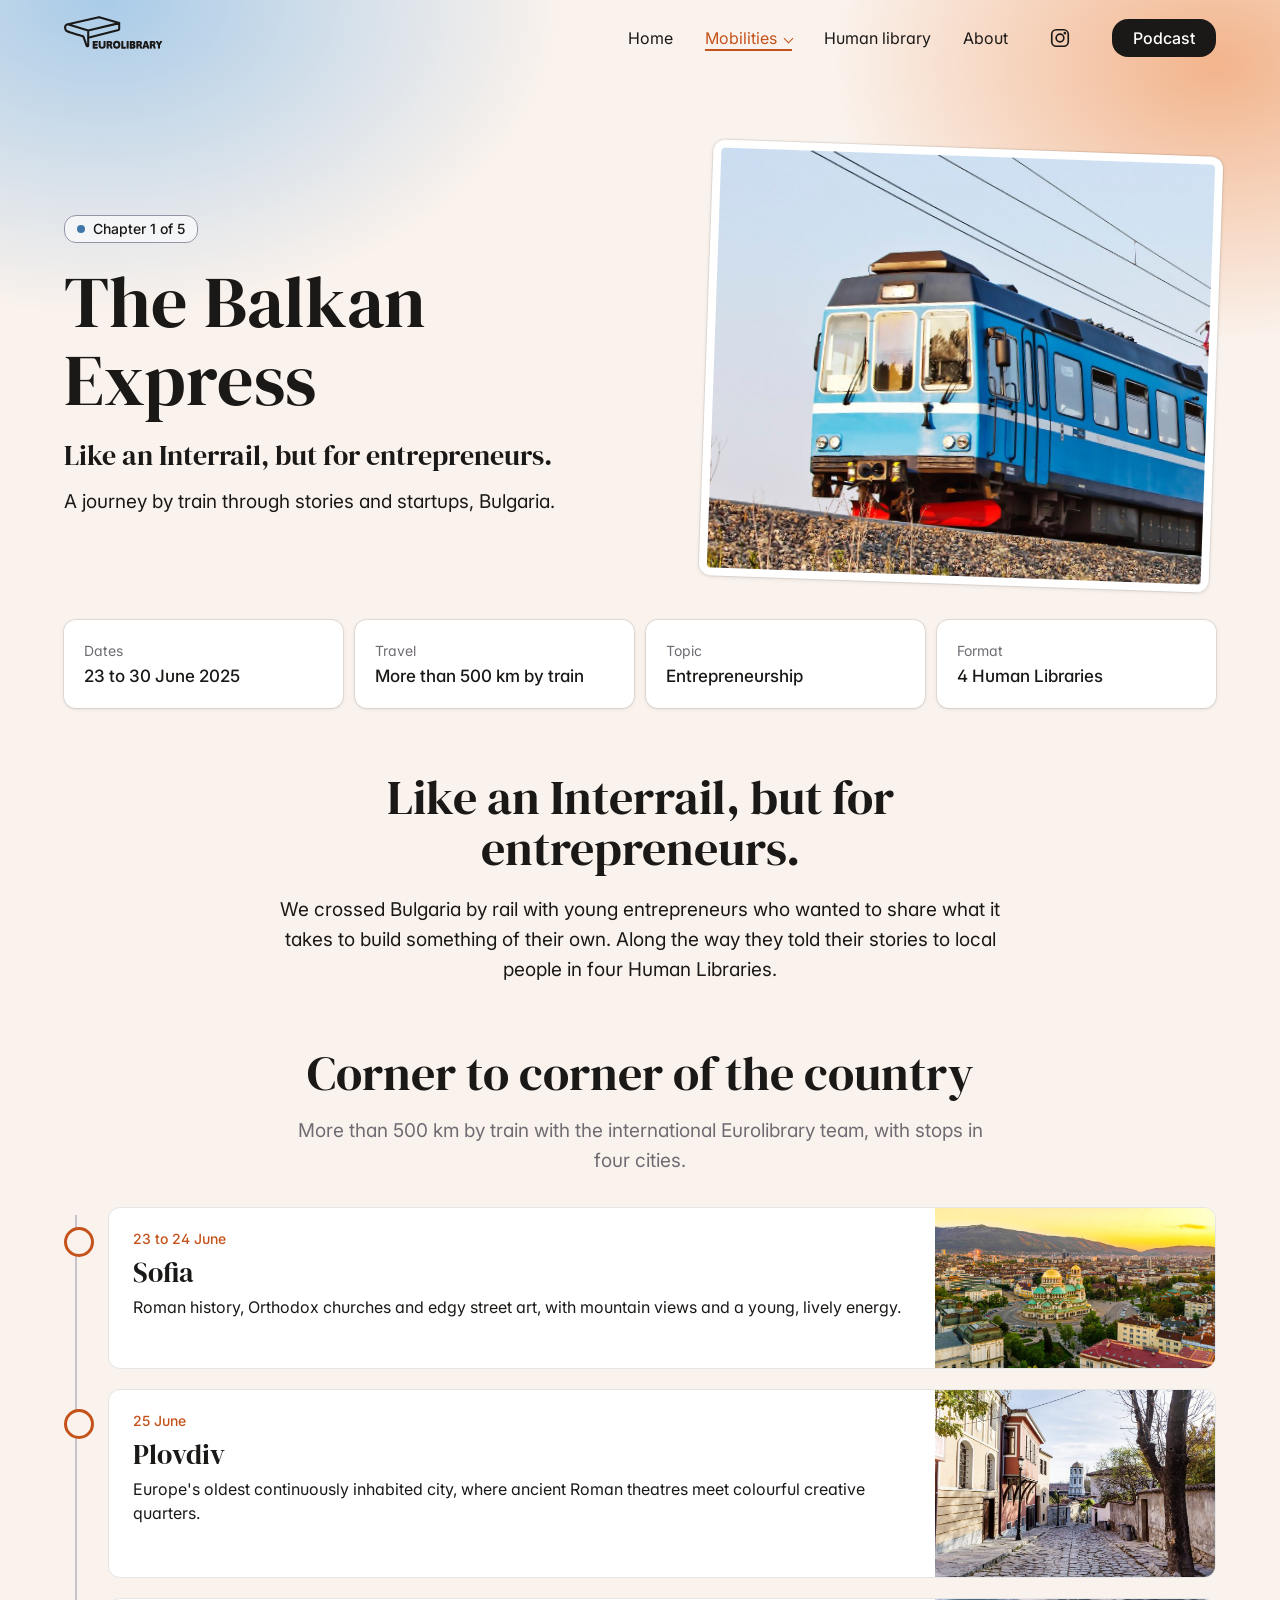
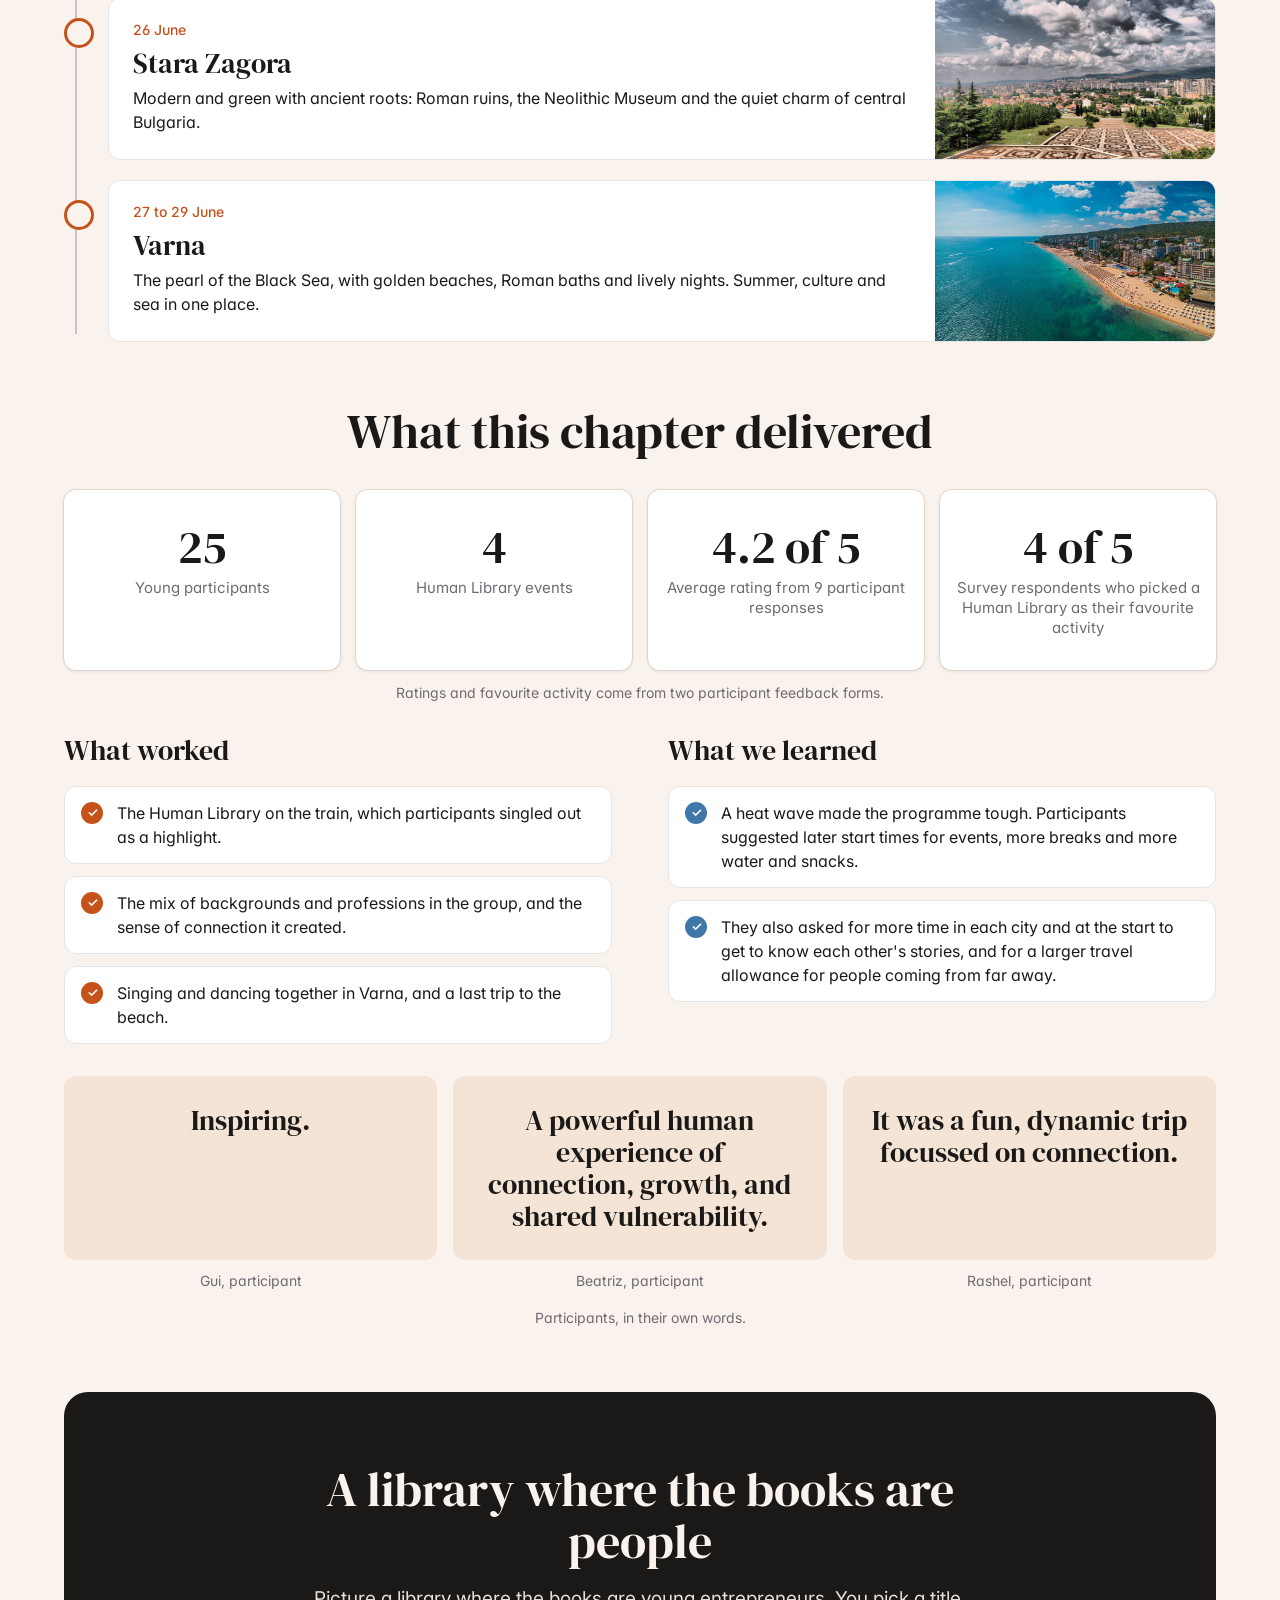
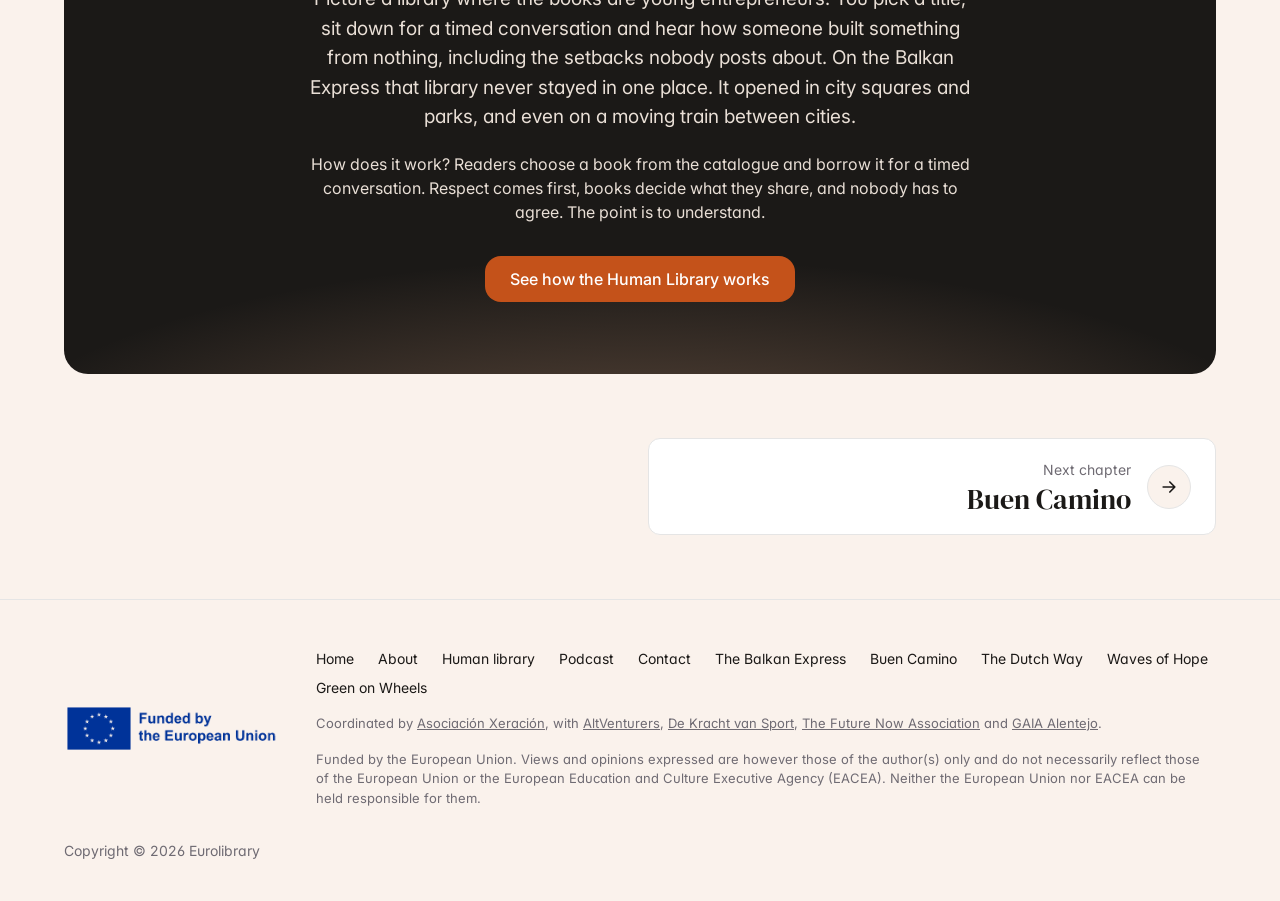
<file: bulgaria.html>
<!doctype html>
<html lang="en">
<head>
<meta charset="utf-8">
<script>document.documentElement.classList.add('js')</script>
<meta name="viewport" content="width=device-width, initial-scale=1">
<meta name="theme-color" content="#faf2ec">
<title>The Balkan Express, Bulgaria | Eurolibrary</title>
<meta name="description" content="A journey by train through stories and startups in Bulgaria, 23 to 30 June 2025. Chapter 1 of the Eurolibrary Erasmus+ project.">
<link rel="canonical" href="https://eurolibrary.eu/bulgaria">
<meta property="og:type" content="website">
<meta property="og:site_name" content="Eurolibrary">
<meta property="og:locale" content="en_GB">
<meta property="og:title" content="The Balkan Express, Bulgaria | Eurolibrary">
<meta property="og:description" content="A journey by train through stories and startups in Bulgaria, 23 to 30 June 2025. Chapter 1 of the Eurolibrary Erasmus+ project.">
<meta property="og:url" content="https://eurolibrary.eu/bulgaria">
<meta property="og:image" content="https://eurolibrary.eu/assets/social/bulgaria.jpg?v=9696b10d">
<meta property="og:image:secure_url" content="https://eurolibrary.eu/assets/social/bulgaria.jpg?v=9696b10d">
<meta property="og:image:type" content="image/jpeg">
<meta property="og:image:width" content="1200">
<meta property="og:image:height" content="630">
<meta property="og:image:alt" content="The Balkan Express, Bulgaria | Eurolibrary: photo and title on a dark card with the Eurolibrary logo">
<meta name="twitter:card" content="summary_large_image">
<meta name="twitter:title" content="The Balkan Express, Bulgaria | Eurolibrary">
<meta name="twitter:description" content="A journey by train through stories and startups in Bulgaria, 23 to 30 June 2025. Chapter 1 of the Eurolibrary Erasmus+ project.">
<meta name="twitter:image" content="https://eurolibrary.eu/assets/social/bulgaria.jpg?v=9696b10d">
<meta name="twitter:image:alt" content="The Balkan Express, Bulgaria | Eurolibrary: photo and title on a dark card with the Eurolibrary logo">
<link rel="icon" href="assets/favicon.svg" type="image/svg+xml">
<link rel="icon" href="assets/favicon-32.png" type="image/png" sizes="32x32">
<link rel="apple-touch-icon" href="assets/apple-touch-icon.png">
<link rel="preconnect" href="https://fonts.googleapis.com">
<link rel="preconnect" href="https://fonts.gstatic.com" crossorigin>
<link href="https://fonts.googleapis.com/css2?family=DM+Serif+Display&family=Inter:wght@400;500;600&display=swap" rel="stylesheet">
<link rel="stylesheet" href="css/site.css">
<script>
  window.va = window.va || function () { (window.vaq = window.vaq || []).push(arguments); };
</script>
<script defer src="https://cdn.vercel-insights.com/v1/script.debug.js"></script>
</head>
<body>
<div class="sp" aria-hidden="true"></div>

<header class="nav" id="nav">
  <div class="wrap">
    <a href="/" aria-label="Eurolibrary home"><img src="assets/logo-ink.svg" alt="Eurolibrary"></a>
    <button class="menu-toggle" type="button" aria-expanded="false" aria-controls="menu"><span>Menu</span><span class="mt-ico" aria-hidden="true"><i></i><i></i></span></button>
    <ul id="menu">
      <li><a href="/">Home</a></li>
      <li class="dd">
        <a href="/#destinations" aria-current="page">Mobilities</a>
        <div class="dd-menu" id="dd-menu">
          <a class="mob-only" href="/#destinations">All mobilities</a>
          <a href="/bulgaria" aria-current="page">Balkan Express, Bulgaria</a>
          <a href="/spain">Buen Camino, Spain</a>
          <a href="/netherlands">The Dutch Way, Netherlands</a>
          <a href="/greece">Waves of Hope, Greece</a>
          <a href="/portugal">Green on Wheels, Portugal</a>
        </div>
      </li>
      <li><a href="/human-library">Human library</a></li>
      <li><a href="/about">About</a></li>
      <li><a class="icon-link" href="https://www.instagram.com/eurolibrary" target="_blank" rel="noopener" aria-label="Eurolibrary on Instagram"><svg viewBox="0 0 24 24" width="22" height="22" fill="none" stroke="currentColor" stroke-width="1.8" stroke-linecap="round" stroke-linejoin="round" aria-hidden="true"><rect x="3" y="3" width="18" height="18" rx="5"/><circle cx="12" cy="12" r="4.2"/><circle cx="17.3" cy="6.7" r="0.6" fill="currentColor"/></svg><span class="icon-label">Instagram</span></a></li>
      <li><a class="btn btn-dark" href="/podcast">Podcast</a></li>
    </ul>
  </div>
</header>

<main>
  <div class="page-hero split">
    <div class="wrap">
      <div>
        <span class="status-pill">Chapter 1 of 5</span>
        <h1 class="display h1">The Balkan Express</h1>
        <p class="tagline">Like an Interrail, but for entrepreneurs.</p>
        <p class="lead">A journey by train through stories and startups, Bulgaria.</p>
      </div>
      <div class="polaroid"><img src="assets/photos/bulgaria-hero.jpg" alt="A blue regional train on the tracks"></div>
    </div>
  </div>

  <section style="padding-top:0;padding-bottom:0">
    <div class="wrap"><div class="facts"><div class="fact"><small>Dates</small><strong>23 to 30 June 2025</strong></div><div class="fact"><small>Travel</small><strong>More than 500 km by train</strong></div><div class="fact"><small>Topic</small><strong>Entrepreneurship</strong></div><div class="fact"><small>Format</small><strong>4 Human Libraries</strong></div></div></div>
  </section>

  <section>
    <div class="wrap narrow">
      <h2 class="display h2">Like an Interrail, but for entrepreneurs.</h2>
      <p>We crossed Bulgaria by rail with young entrepreneurs who wanted to share what it takes to build something of their own. Along the way they told their stories to local people in four Human Libraries.</p>
    </div>
  </section>

  <section style="padding-top:0">
    <div class="wrap">
      <div class="section-head" style="margin-bottom:32px">
        <h2 class="display h2">Corner to corner of the country</h2>
        <p class="lead muted">More than 500 km by train with the international Eurolibrary team, with stops in four cities.</p>
      </div>
      <ol class="timeline">
        <li class="stop"><div class="stop-card has-img">
          <div class="stop-body"><time>23 to 24 June</time><h3 class="display h3">Sofia</h3><p>Roman history, Orthodox churches and edgy street art, with mountain views and a young, lively energy.</p></div>
          <img src="assets/photos/bulgaria-sofia.jpg" alt="Panorama of Sofia at sunset" loading="lazy">
        </div></li>
        <li class="stop"><div class="stop-card has-img">
          <div class="stop-body"><time>25 June</time><h3 class="display h3">Plovdiv</h3><p>Europe&#x27;s oldest continuously inhabited city, where ancient Roman theatres meet colourful creative quarters.</p></div>
          <img src="assets/photos/bulgaria-plovdiv.jpg" alt="A cobbled street in Plovdiv" loading="lazy">
        </div></li>
        <li class="stop"><div class="stop-card has-img">
          <div class="stop-body"><time>26 June</time><h3 class="display h3">Stara Zagora</h3><p>Modern and green with ancient roots: Roman ruins, the Neolithic Museum and the quiet charm of central Bulgaria.</p></div>
          <img src="assets/photos/bulgaria-stara-zagora.jpg" alt="View over Stara Zagora" loading="lazy">
        </div></li>
        <li class="stop"><div class="stop-card has-img">
          <div class="stop-body"><time>27 to 29 June</time><h3 class="display h3">Varna</h3><p>The pearl of the Black Sea, with golden beaches, Roman baths and lively nights. Summer, culture and sea in one place.</p></div>
          <img src="assets/photos/bulgaria-varna.jpg" alt="The beach at Varna" loading="lazy">
        </div></li>
      </ol>
    </div>
  </section>


  <section id="results" style="padding-top:0">
    <div class="wrap">
      <div class="section-head" style="margin-bottom:32px">
        <h2 class="display h2">What this chapter delivered</h2>
      </div>
      <div class="counters four" style="margin:0"><div class="counter"><b>25</b><span>Young participants</span></div><div class="counter"><b>4</b><span>Human Library events</span></div><div class="counter"><b>4.2 of 5</b><span>Average rating from 9 participant responses</span></div><div class="counter"><b>4 of 5</b><span>Survey respondents who picked a Human Library as their favourite activity</span></div></div>
      <p class="form-note" style="text-align:center;margin-top:12px">Ratings and favourite activity come from two participant feedback forms.</p>
      <div class="two-col" style="margin-top:32px"><div><h3 class="display h3">What worked</h3><ul class="checklist"><li>The Human Library on the train, which participants singled out as a highlight.</li><li>The mix of backgrounds and professions in the group, and the sense of connection it created.</li><li>Singing and dancing together in Varna, and a last trip to the beach.</li></ul></div><div><h3 class="display h3">What we learned</h3><ul class="checklist learn"><li>A heat wave made the programme tough. Participants suggested later start times for events, more breaks and more water and snacks.</li><li>They also asked for more time in each city and at the start to get to know each other&#x27;s stories, and for a larger travel allowance for people coming from far away.</li></ul></div></div>
      <div class="quotes" style="--n:3"><figure><blockquote>Inspiring.</blockquote><figcaption>Gui, participant</figcaption></figure><figure><blockquote>A powerful human experience of connection, growth, and shared vulnerability.</blockquote><figcaption>Beatriz, participant</figcaption></figure><figure><blockquote>It was a fun, dynamic trip focussed on connection.</blockquote><figcaption>Rashel, participant</figcaption></figure><small>Participants, in their own words.</small></div>
    </div>
  </section>
  <section style="padding-top:0">
    <div class="wrap">
      <div class="join">
        <h2 class="display h2">A library where the books are people</h2>
        <p class="lead hl-text">Picture a library where the books are young entrepreneurs. You pick a title, sit down for a timed conversation and hear how someone built something from nothing, including the setbacks nobody posts about. On the Balkan Express that library never stayed in one place. It opened in city squares and parks, and even on a moving train between cities.</p>
        <p class="hl-text">How does it work? Readers choose a book from the catalogue and borrow it for a timed conversation. Respect comes first, books decide what they share, and nobody has to agree. The point is to understand.</p>
        <a class="btn btn-primary" href="/human-library">See how the Human Library works</a>
      </div>
    </div>
  </section>

  <section style="padding-top:0">
    <div class="wrap"><div class="pager"><span></span><a class="next" href="/spain"><span class="txt"><small>Next chapter</small><strong>Buen Camino</strong></span><span class="arrow"><svg viewBox="0 0 24 24" width="20" height="20" fill="none" stroke="currentColor" stroke-width="2" stroke-linecap="round" stroke-linejoin="round" aria-hidden="true"><path d="M5 12h14M13 6l6 6-6 6"/></svg></span></a></div></div>
  </section>
</main>

<footer>
  <div class="wrap">
    <img class="eu" src="assets/eu-funded-blue.png" alt="Funded by the European Union">
    <div class="meta">
      <ul class="links"><li><a href="/">Home</a></li><li><a href="/about">About</a></li><li><a href="/human-library">Human library</a></li><li><a href="/podcast">Podcast</a></li><li><a href="/about#contact">Contact</a></li><li><a href="/bulgaria">The Balkan Express</a></li><li><a href="/spain">Buen Camino</a></li><li><a href="/netherlands">The Dutch Way</a></li><li><a href="/greece">Waves of Hope</a></li><li><a href="/portugal">Green on Wheels</a></li></ul>
      <p class="partners-line">Coordinated by <a href="https://xeracion.org">Asociación Xeración</a>, with <a href="https://altventurers.com/">AltVenturers</a>, <a href="https://www.dekrachtvansport.nl/">De Kracht van Sport</a>, <a href="https://tfn-bg.com/">The Future Now Association</a> and <a href="https://gaiaalentejo.wordpress.com/english/">GAIA Alentejo</a>.</p>
      <p>Funded by the European Union. Views and opinions expressed are however those of the author(s) only and do not necessarily reflect those of the European Union or the European Education and Culture Executive Agency (EACEA). Neither the European Union nor EACEA can be held responsible for them.</p>
    </div>
    <p class="copy">Copyright © 2026 Eurolibrary</p>
  </div>
</footer>

<script>
  var nav=document.getElementById('nav'),t=nav.querySelector('.menu-toggle'),mq=matchMedia('(max-width: 960px)');
  function setMenu(o){nav.classList.toggle('open',o);t.setAttribute('aria-expanded',o);document.body.classList.toggle('menu-open',o)}
  t.addEventListener('click',function(){setMenu(!nav.classList.contains('open'))});
  nav.addEventListener('click',function(e){if(e.target===nav)setMenu(false)});
  document.addEventListener('keydown',function(e){if(e.key==='Escape'&&nav.classList.contains('open')){setMenu(false);t.focus()}});
  [].forEach.call(nav.querySelectorAll('#menu a'),function(a){a.addEventListener('click',function(e){
    var dd=a.parentNode.classList.contains('dd')&&a.parentNode.firstElementChild===a;
    if(dd&&mq.matches){e.preventDefault();var o=a.parentNode.classList.toggle('exp');a.setAttribute('aria-expanded',o);return}
    if(mq.matches)setMenu(false);
  })});
  var ddl=nav.querySelector('.dd>a');
  if(ddl){ddl.setAttribute('aria-haspopup','true');ddl.setAttribute('aria-expanded','false');if(ddl.hasAttribute('aria-current')){ddl.parentNode.classList.add('exp');ddl.setAttribute('aria-expanded','true')}}
  (mq.addEventListener?mq.addEventListener.bind(mq,'change'):mq.addListener.bind(mq))(function(e){if(!e.matches)setMenu(false)});
  if(!matchMedia('(prefers-reduced-motion: reduce)').matches&&'IntersectionObserver' in window){
    var io=new IntersectionObserver(function(es){es.forEach(function(e){
      if(!e.isIntersecting)return;io.unobserve(e.target);
      var el=e.target,to=+el.dataset.to,p=el.dataset.prefix||'',x=el.dataset.suffix||'',s=performance.now();
      (function f(n){var k=Math.min((n-s)/1500,1);el.textContent=p+Math.round(to*k).toLocaleString('en-GB')+x;if(k<1)requestAnimationFrame(f)})(s);
    })},{threshold:.6});
    document.querySelectorAll('[data-to]').forEach(function(el){io.observe(el)});
  }
  var form=document.getElementById('contact-form');
  if(form){
    form.addEventListener('submit',function(ev){
      ev.preventDefault();
      var n=document.getElementById('f-name').value.trim(),m=document.getElementById('f-email').value.trim(),b=document.getElementById('f-msg').value.trim();
      var body=encodeURIComponent(b+'\n\n'+n+(m?' ('+m+')':''));
      var note=document.getElementById('form-status');
      note.textContent='Your email app should open with the message ready. If it does not, write to info@xeracion.org.';
      window.location.href='mailto:info@xeracion.org?subject='+encodeURIComponent('Message from the Eurolibrary website')+'&body='+body;
    });
    var cp=document.getElementById('copy-email');
    if(cp){cp.addEventListener('click',function(){
      var done=function(){cp.textContent='Copied'};
      if(navigator.clipboard&&navigator.clipboard.writeText){navigator.clipboard.writeText('info@xeracion.org').then(done,function(){});}
    })}
  }
  (function(){
    var car=document.querySelector('[data-carousel]');
    if(!car)return;
    var track=car.querySelector('.carousel-track'),prev=car.querySelector('.prev'),next=car.querySelector('.next');
    function upd(){prev.disabled=track.scrollLeft<=2;next.disabled=track.scrollLeft+track.clientWidth>=track.scrollWidth-2}
    function step(d){track.scrollBy({left:d*Math.max(track.clientWidth*0.8,260),behavior:'smooth'})}
    prev.addEventListener('click',function(){step(-1)});
    next.addEventListener('click',function(){step(1)});
    track.addEventListener('scroll',upd,{passive:true});
    window.addEventListener('resize',upd);
    track.addEventListener('keydown',function(e){if(e.key==='ArrowRight'){e.preventDefault();step(1)}if(e.key==='ArrowLeft'){e.preventDefault();step(-1)}});
    upd();
    var lb=document.getElementById('lightbox'),btns=[].slice.call(car.querySelectorAll('[data-lightbox]'));
    var img=lb.querySelector('.lb-fig img'),cap=lb.querySelector('figcaption'),cur=0,opener=null;
    var ctrls=[lb.querySelector('.lb-close'),lb.querySelector('.lb-prev'),lb.querySelector('.lb-next')];
    function show(i){
      cur=(i+btns.length)%btns.length;
      var im=btns[cur].querySelector('img');
      img.src=im.currentSrc||im.src;img.alt=im.alt;
      cap.textContent=(cur+1)+' / '+btns.length;
    }
    function open(i){opener=btns[i];show(i);lb.hidden=false;document.body.style.overflow='hidden';ctrls[0].focus()}
    function close(){lb.hidden=true;document.body.style.overflow='';if(opener)opener.focus()}
    btns.forEach(function(b,i){b.addEventListener('click',function(){open(i)})});
    ctrls[0].addEventListener('click',close);
    ctrls[1].addEventListener('click',function(){show(cur-1)});
    ctrls[2].addEventListener('click',function(){show(cur+1)});
    lb.addEventListener('click',function(e){if(e.target===lb||e.target.classList.contains('lb-fig'))close()});
    document.addEventListener('keydown',function(e){
      if(lb.hidden)return;
      if(e.key==='Escape')close();
      else if(e.key==='ArrowLeft')show(cur-1);
      else if(e.key==='ArrowRight')show(cur+1);
      else if(e.key==='Tab'){
        var i=ctrls.indexOf(document.activeElement);
        e.preventDefault();
        ctrls[(i+(e.shiftKey?-1:1)+ctrls.length)%ctrls.length].focus();
      }
    });
    var x0=null;
    lb.addEventListener('touchstart',function(e){x0=e.touches[0].clientX},{passive:true});
    lb.addEventListener('touchend',function(e){
      if(x0===null)return;
      var dx=e.changedTouches[0].clientX-x0;x0=null;
      if(Math.abs(dx)>50)show(cur+(dx<0?1:-1));
    });
  })();
</script>
<script>
(function(){
  var calm=matchMedia('(prefers-reduced-motion: reduce)').matches;
  /* barra de progreso de lectura */
  var sp=document.querySelector('.sp');
  if(sp&&!calm){
    var tick=false;
    function prog(){var h=document.documentElement.scrollHeight-innerHeight;sp.style.setProperty('--p',h>0?Math.min(1,scrollY/h):0);tick=false}
    addEventListener('scroll',function(){if(!tick){tick=true;requestAnimationFrame(prog)}},{passive:true});prog();
  }
  if(calm||!('IntersectionObserver' in window))return;
  /* aparición al hacer scroll */
  var sel='.section-head,.card,.ticket,.pillar,.fact,.stop,.counter,.polaroid,.join,.ep,.hb-card,.photo-row figure,.carousel,.rule,.role,.zone,.cl-group,.faq,.pod-player,.pager>*,.grid-3>*,.quotes blockquote,.voices>*,.two-col>*,.timeline-years li,.pod-tools,.builder,.stepper,.timer';
  var els=[].slice.call(document.querySelectorAll('main '+sel.split(',').join(',main '))).filter(function(el){
    return !el.closest('.hero,.page-hero')&&!el.closest('.rv');
  });
  var io=new IntersectionObserver(function(es){es.forEach(function(e){
    if(e.isIntersecting){e.target.classList.add('in');io.unobserve(e.target)}
  })},{threshold:.12,rootMargin:'0px 0px -6% 0px'});
  els.forEach(function(el){
    var sib=[].slice.call(el.parentNode.children).filter(function(c){return els.indexOf(c)>-1});
    el.style.setProperty('--d',Math.min(sib.indexOf(el),5)*80+'ms');
    el.classList.add('rv');io.observe(el);
  });
  /* las imágenes con carga diferida aparecen con un fundido */
  [].slice.call(document.querySelectorAll('main img[loading="lazy"]')).forEach(function(im){
    if(im.complete&&im.naturalWidth)return;
    im.classList.add('fd');
    var ok=function(){im.classList.add('ld')};
    im.addEventListener('load',ok);im.addEventListener('error',ok);
  });
})();
</script>
</body>
</html>
</file>
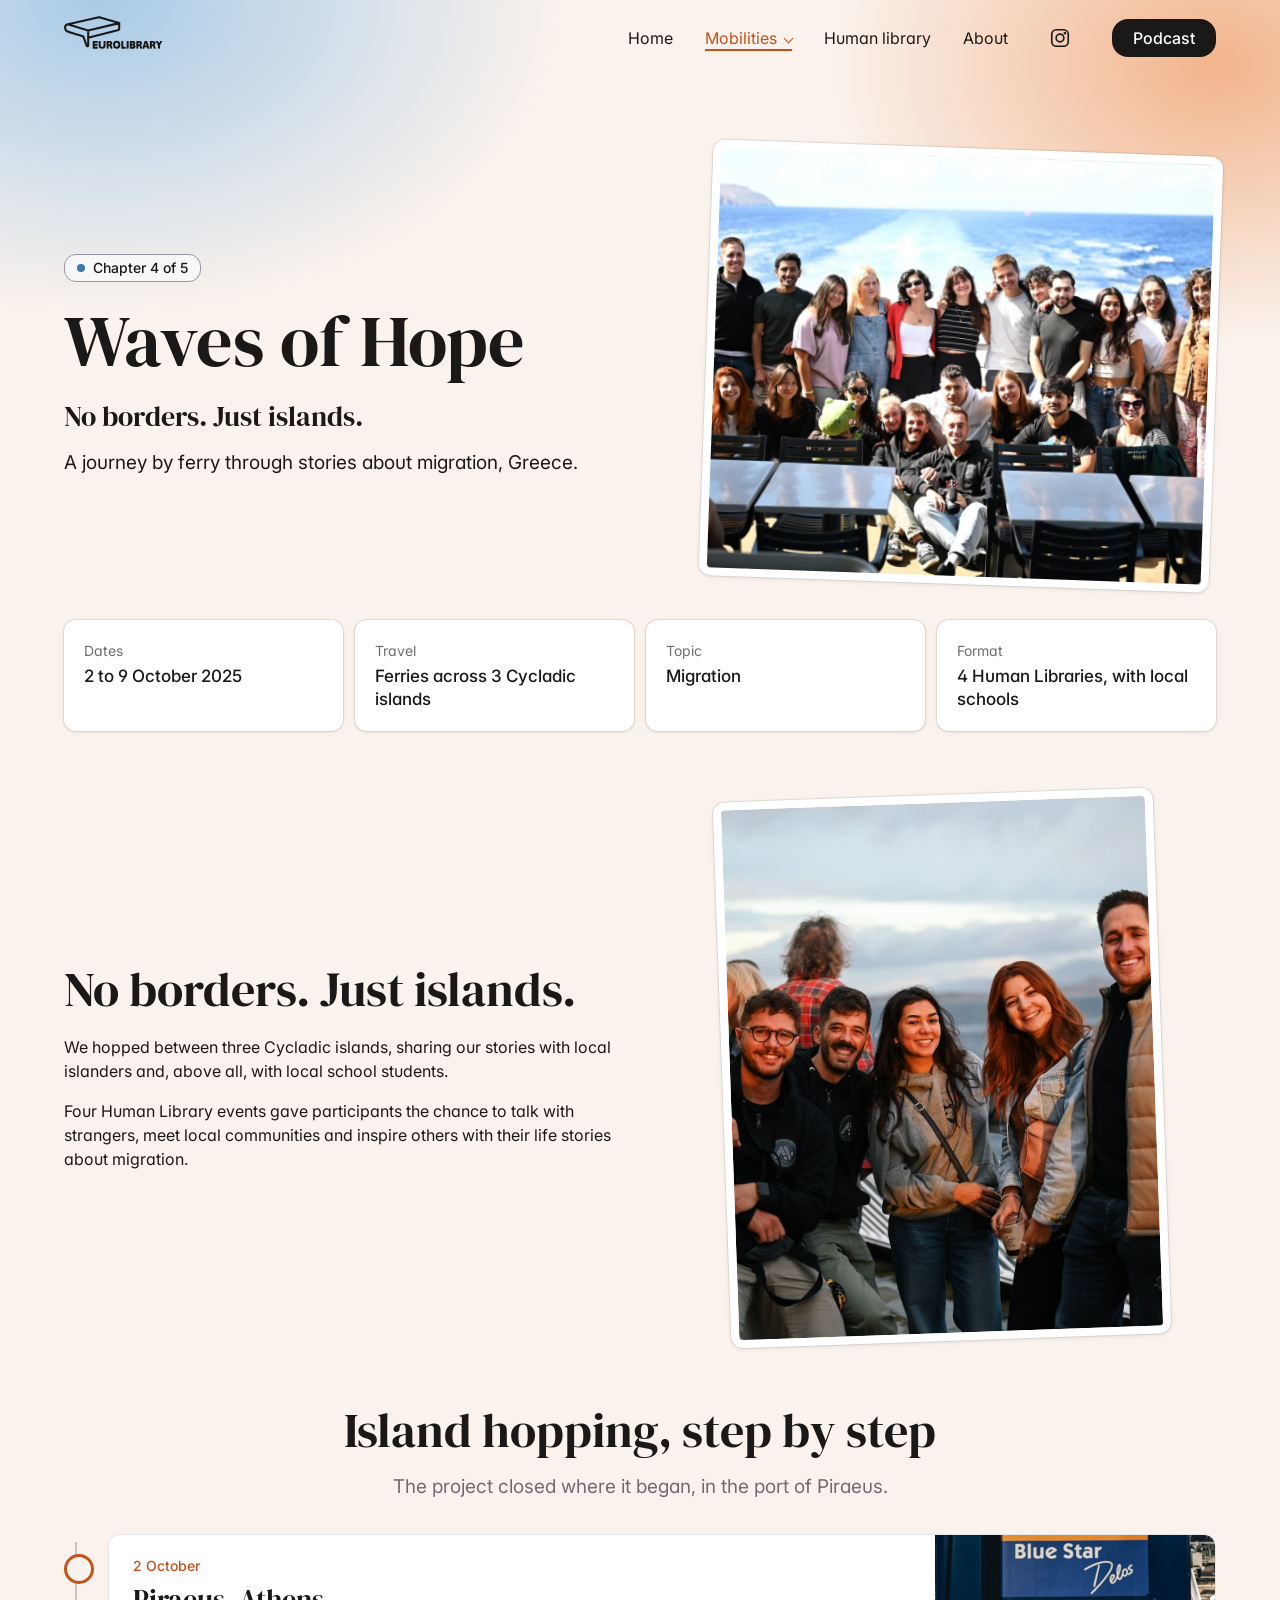
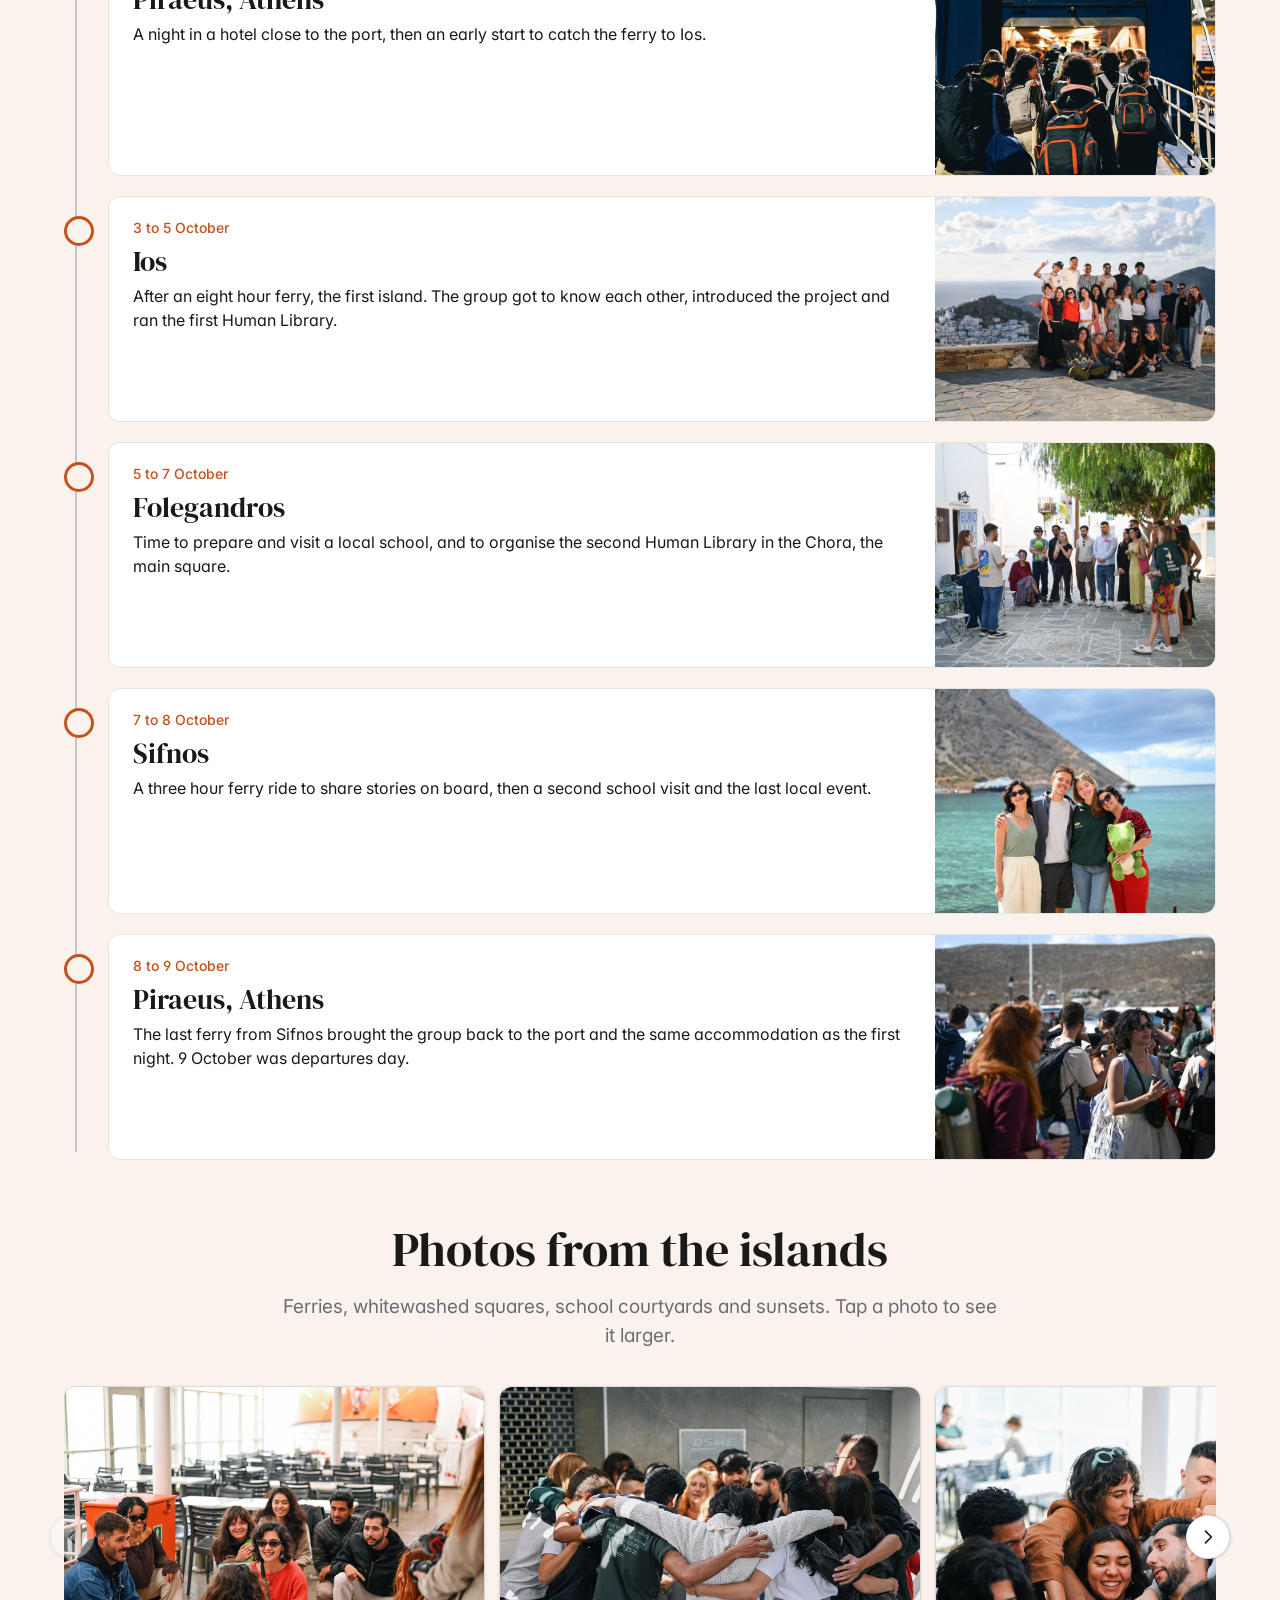
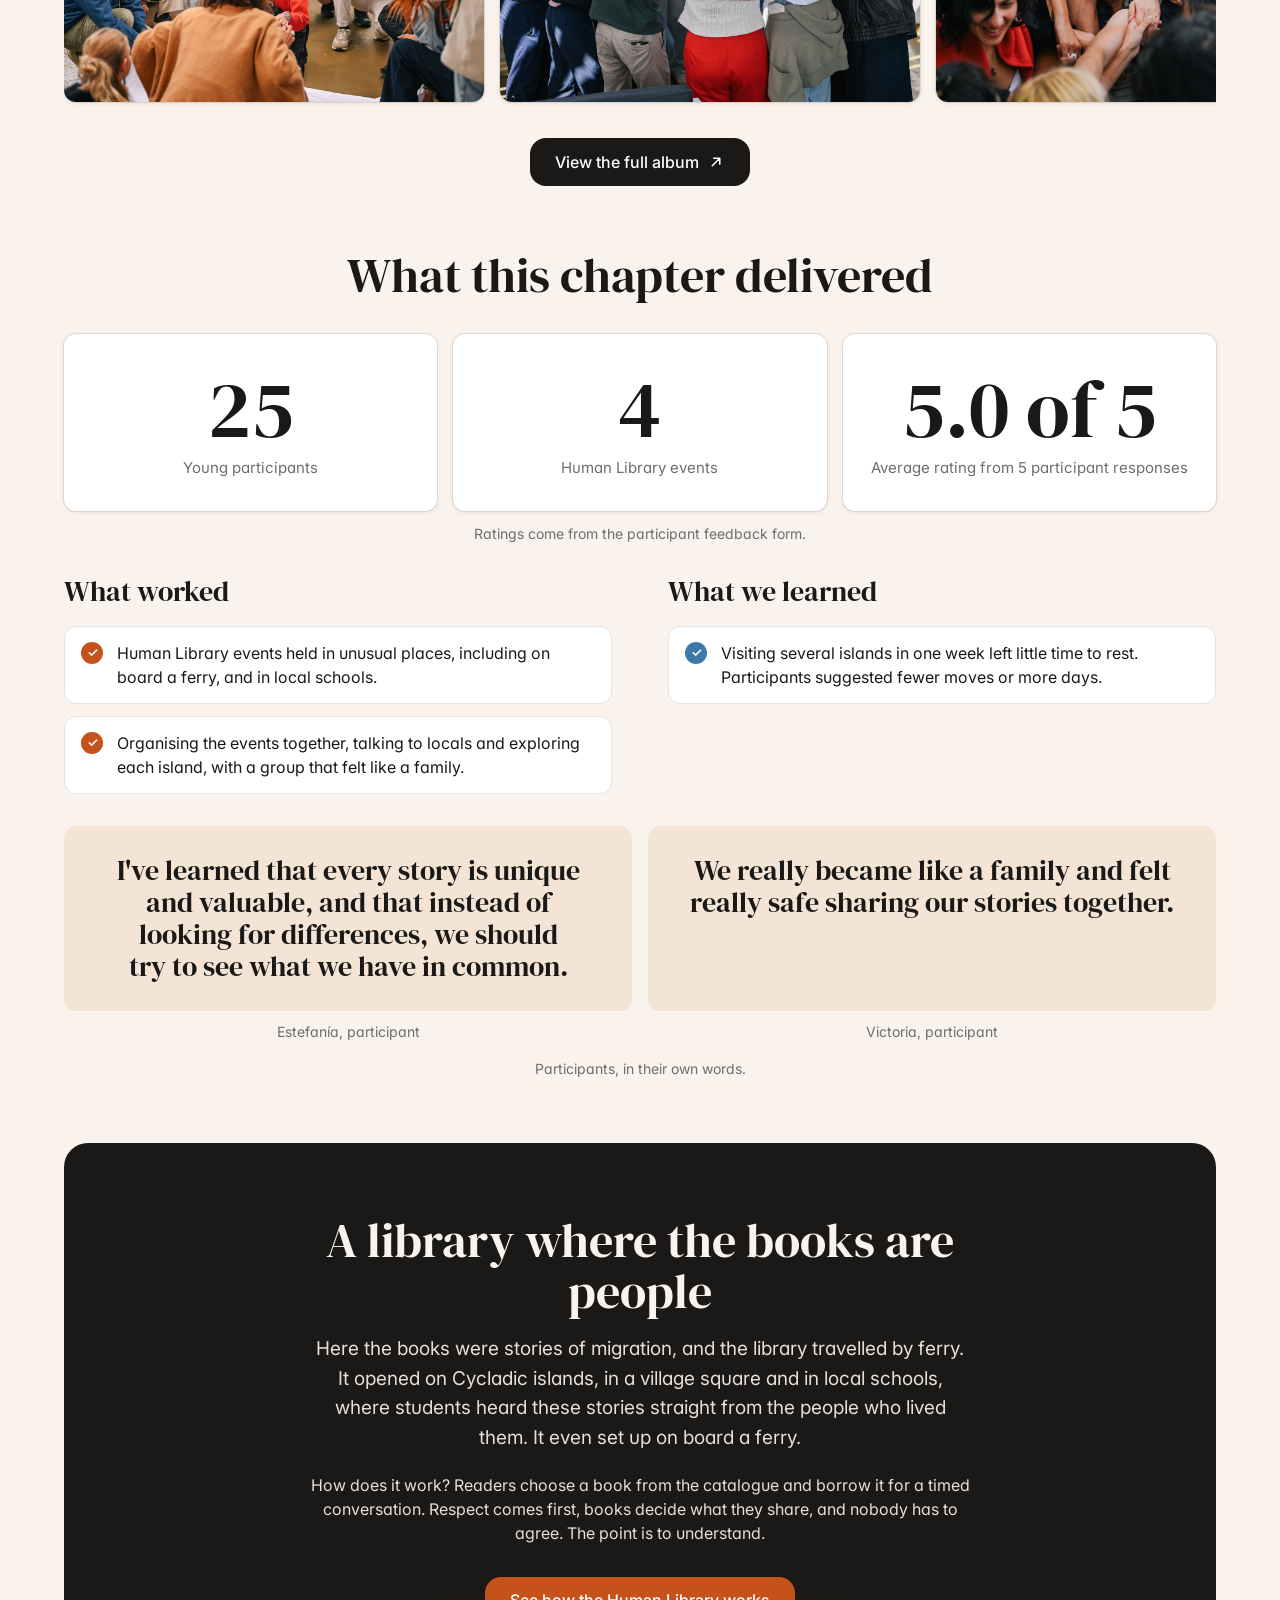
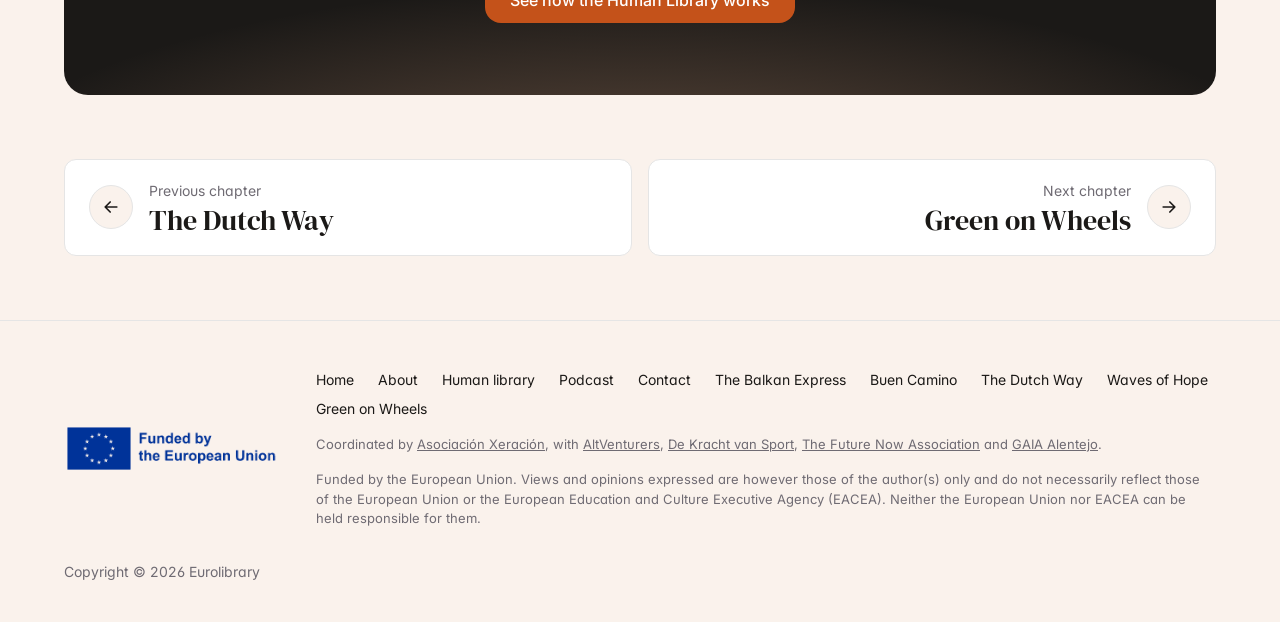
<file: greece.html>
<!doctype html>
<html lang="en">
<head>
<meta charset="utf-8">
<script>document.documentElement.classList.add('js')</script>
<meta name="viewport" content="width=device-width, initial-scale=1">
<meta name="theme-color" content="#faf2ec">
<title>Waves of Hope, Greece | Eurolibrary</title>
<meta name="description" content="A journey by ferry through stories about migration in Greece, 2 to 9 October 2025. Chapter 4 of the Eurolibrary Erasmus+ project.">
<link rel="canonical" href="https://eurolibrary.eu/greece">
<meta property="og:type" content="website">
<meta property="og:site_name" content="Eurolibrary">
<meta property="og:locale" content="en_GB">
<meta property="og:title" content="Waves of Hope, Greece | Eurolibrary">
<meta property="og:description" content="A journey by ferry through stories about migration in Greece, 2 to 9 October 2025. Chapter 4 of the Eurolibrary Erasmus+ project.">
<meta property="og:url" content="https://eurolibrary.eu/greece">
<meta property="og:image" content="https://eurolibrary.eu/assets/social/greece.jpg?v=46423524">
<meta property="og:image:secure_url" content="https://eurolibrary.eu/assets/social/greece.jpg?v=46423524">
<meta property="og:image:type" content="image/jpeg">
<meta property="og:image:width" content="1200">
<meta property="og:image:height" content="630">
<meta property="og:image:alt" content="Waves of Hope, Greece | Eurolibrary: photo and title on a dark card with the Eurolibrary logo">
<meta name="twitter:card" content="summary_large_image">
<meta name="twitter:title" content="Waves of Hope, Greece | Eurolibrary">
<meta name="twitter:description" content="A journey by ferry through stories about migration in Greece, 2 to 9 October 2025. Chapter 4 of the Eurolibrary Erasmus+ project.">
<meta name="twitter:image" content="https://eurolibrary.eu/assets/social/greece.jpg?v=46423524">
<meta name="twitter:image:alt" content="Waves of Hope, Greece | Eurolibrary: photo and title on a dark card with the Eurolibrary logo">
<link rel="icon" href="assets/favicon.svg" type="image/svg+xml">
<link rel="icon" href="assets/favicon-32.png" type="image/png" sizes="32x32">
<link rel="apple-touch-icon" href="assets/apple-touch-icon.png">
<link rel="preconnect" href="https://fonts.googleapis.com">
<link rel="preconnect" href="https://fonts.gstatic.com" crossorigin>
<link href="https://fonts.googleapis.com/css2?family=DM+Serif+Display&family=Inter:wght@400;500;600&display=swap" rel="stylesheet">
<link rel="stylesheet" href="css/site.css">
<script>
  window.va = window.va || function () { (window.vaq = window.vaq || []).push(arguments); };
</script>
<script defer src="https://cdn.vercel-insights.com/v1/script.debug.js"></script>
</head>
<body>
<div class="sp" aria-hidden="true"></div>

<header class="nav" id="nav">
  <div class="wrap">
    <a href="/" aria-label="Eurolibrary home"><img src="assets/logo-ink.svg" alt="Eurolibrary"></a>
    <button class="menu-toggle" type="button" aria-expanded="false" aria-controls="menu"><span>Menu</span><span class="mt-ico" aria-hidden="true"><i></i><i></i></span></button>
    <ul id="menu">
      <li><a href="/">Home</a></li>
      <li class="dd">
        <a href="/#destinations" aria-current="page">Mobilities</a>
        <div class="dd-menu" id="dd-menu">
          <a class="mob-only" href="/#destinations">All mobilities</a>
          <a href="/bulgaria">Balkan Express, Bulgaria</a>
          <a href="/spain">Buen Camino, Spain</a>
          <a href="/netherlands">The Dutch Way, Netherlands</a>
          <a href="/greece" aria-current="page">Waves of Hope, Greece</a>
          <a href="/portugal">Green on Wheels, Portugal</a>
        </div>
      </li>
      <li><a href="/human-library">Human library</a></li>
      <li><a href="/about">About</a></li>
      <li><a class="icon-link" href="https://www.instagram.com/eurolibrary" target="_blank" rel="noopener" aria-label="Eurolibrary on Instagram"><svg viewBox="0 0 24 24" width="22" height="22" fill="none" stroke="currentColor" stroke-width="1.8" stroke-linecap="round" stroke-linejoin="round" aria-hidden="true"><rect x="3" y="3" width="18" height="18" rx="5"/><circle cx="12" cy="12" r="4.2"/><circle cx="17.3" cy="6.7" r="0.6" fill="currentColor"/></svg><span class="icon-label">Instagram</span></a></li>
      <li><a class="btn btn-dark" href="/podcast">Podcast</a></li>
    </ul>
  </div>
</header>

<main>
  <div class="page-hero split">
    <div class="wrap">
      <div>
        <span class="status-pill">Chapter 4 of 5</span>
        <h1 class="display h1">Waves of Hope</h1>
        <p class="tagline">No borders. Just islands.</p>
        <p class="lead">A journey by ferry through stories about migration, Greece.</p>
      </div>
      <div class="polaroid"><img src="assets/photos/greece-hero.jpg" alt="The whole group gathered on the ferry deck with the sea behind them"></div>
    </div>
  </div>

  <section style="padding-top:0;padding-bottom:0">
    <div class="wrap"><div class="facts"><div class="fact"><small>Dates</small><strong>2 to 9 October 2025</strong></div><div class="fact"><small>Travel</small><strong>Ferries across 3 Cycladic islands</strong></div><div class="fact"><small>Topic</small><strong>Migration</strong></div><div class="fact"><small>Format</small><strong>4 Human Libraries, with local schools</strong></div></div></div>
  </section>

  <section>
    <div class="wrap two-col idea">
      <div>
        <h2 class="display h2">No borders. Just islands.</h2>
        <p>We hopped between three Cycladic islands, sharing our stories with local islanders and, above all, with local school students.</p><p>Four Human Library events gave participants the chance to talk with strangers, meet local communities and inspire others with their life stories about migration.</p>
      </div>
      <div class="polaroid alt side"><img src="assets/photos/greece-side.jpg" alt="Participants smiling together on the ferry deck" loading="lazy"></div>
    </div>
  </section>

  <section style="padding-top:0">
    <div class="wrap">
      <div class="section-head" style="margin-bottom:32px">
        <h2 class="display h2">Island hopping, step by step</h2>
        <p class="lead muted">The project closed where it began, in the port of Piraeus.</p>
      </div>
      <ol class="timeline">
        <li class="stop"><div class="stop-card has-img">
          <div class="stop-body"><time>2 October</time><h3 class="display h3">Piraeus, Athens</h3><p>A night in a hotel close to the port, then an early start to catch the ferry to Ios.</p></div>
          <img src="assets/photos/greece-piraeus.jpg" alt="Participants with backpacks boarding the ferry at the port of Piraeus" loading="lazy" style="object-position:50% 40%">
        </div></li>
        <li class="stop"><div class="stop-card has-img">
          <div class="stop-body"><time>3 to 5 October</time><h3 class="display h3">Ios</h3><p>After an eight hour ferry, the first island. The group got to know each other, introduced the project and ran the first Human Library.</p></div>
          <img src="assets/photos/greece-ios.jpg" alt="The group on a hilltop above the whitewashed town of Ios" loading="lazy" style="object-position:50% 60%">
        </div></li>
        <li class="stop"><div class="stop-card has-img">
          <div class="stop-body"><time>5 to 7 October</time><h3 class="display h3">Folegandros</h3><p>Time to prepare and visit a local school, and to organise the second Human Library in the Chora, the main square.</p></div>
          <img src="assets/photos/greece-folegandros.jpg" alt="Participants gathered in the Chora of Folegandros for the Human Library" loading="lazy" style="object-position:50% 60%">
        </div></li>
        <li class="stop"><div class="stop-card has-img">
          <div class="stop-body"><time>7 to 8 October</time><h3 class="display h3">Sifnos</h3><p>A three hour ferry ride to share stories on board, then a second school visit and the last local event.</p></div>
          <img src="assets/photos/greece-sifnos.jpg" alt="Participants by the turquoise sea in Sifnos" loading="lazy" style="object-position:50% 55%">
        </div></li>
        <li class="stop"><div class="stop-card has-img">
          <div class="stop-body"><time>8 to 9 October</time><h3 class="display h3">Piraeus, Athens</h3><p>The last ferry from Sifnos brought the group back to the port and the same accommodation as the first night. 9 October was departures day.</p></div>
          <img src="assets/photos/greece-return.jpg" alt="Participants waiting with their luggage at the port" loading="lazy" style="object-position:50% 50%">
        </div></li>
      </ol>
    </div>
  </section>

  <section id="photos" style="padding-top:0">
    <div class="wrap">
      <div class="section-head" style="margin-bottom:32px">
        <h2 class="display h2">Photos from the islands</h2>
        <p class="lead muted">Ferries, whitewashed squares, school courtyards and sunsets. Tap a photo to see it larger.</p>
      </div>
      <div class="carousel" data-carousel role="region" aria-roledescription="carousel" aria-label="Photos from the islands">
        <div class="carousel-track" tabindex="0"><figure class="slide"><button type="button" class="slide-btn" data-lightbox aria-label="Open photo: Participants sitting in a circle on the ferry"><img src="assets/photos/greece-ferry-circle.jpg" alt="Participants sitting in a circle on the ferry" loading="lazy" style="object-position:50% 50%"></button></figure><figure class="slide"><button type="button" class="slide-btn" data-lightbox aria-label="Open photo: A group hug on the ferry"><img src="assets/photos/greece-ferry-hug.jpg" alt="A group hug on the ferry" loading="lazy" style="object-position:50% 50%"></button></figure><figure class="slide"><button type="button" class="slide-btn" data-lightbox aria-label="Open photo: Participants laughing in a huddle on board"><img src="assets/photos/greece-ferry-joy.jpg" alt="Participants laughing in a huddle on board" loading="lazy" style="object-position:50% 50%"></button></figure><figure class="slide"><button type="button" class="slide-btn" data-lightbox aria-label="Open photo: The group posing at sunset with a green dinosaur plush"><img src="assets/photos/greece-sunset-group.jpg" alt="The group posing at sunset with a green dinosaur plush" loading="lazy" style="object-position:50% 50%"></button></figure><figure class="slide"><button type="button" class="slide-btn" data-lightbox aria-label="Open photo: Participants performing in front of an audience"><img src="assets/photos/greece-performance.jpg" alt="Participants performing in front of an audience" loading="lazy" style="object-position:50% 50%"></button></figure><figure class="slide"><button type="button" class="slide-btn" data-lightbox aria-label="Open photo: A group photo on the hill above Ios"><img src="assets/photos/greece-ios-group.jpg" alt="A group photo on the hill above Ios" loading="lazy" style="object-position:50% 50%"></button></figure><figure class="slide"><button type="button" class="slide-btn" data-lightbox aria-label="Open photo: Participants gathered on a hillside in Folegandros"><img src="assets/photos/greece-hillside.jpg" alt="Participants gathered on a hillside in Folegandros" loading="lazy" style="object-position:50% 50%"></button></figure><figure class="slide"><button type="button" class="slide-btn" data-lightbox aria-label="Open photo: A long outdoor lunch in a village square"><img src="assets/photos/greece-lunch.jpg" alt="A long outdoor lunch in a village square" loading="lazy" style="object-position:50% 50%"></button></figure><figure class="slide"><button type="button" class="slide-btn" data-lightbox aria-label="Open photo: A conversation circle in a room with red curtains"><img src="assets/photos/greece-red-room.jpg" alt="A conversation circle in a room with red curtains" loading="lazy" style="object-position:50% 50%"></button></figure><figure class="slide"><button type="button" class="slide-btn" data-lightbox aria-label="Open photo: Participants standing by the Eurolibrary banners at a school"><img src="assets/photos/greece-school-banners.jpg" alt="Participants standing by the Eurolibrary banners at a school" loading="lazy" style="object-position:50% 50%"></button></figure><figure class="slide"><button type="button" class="slide-btn" data-lightbox aria-label="Open photo: The whole group on a mountain road"><img src="assets/photos/greece-mountain-road.jpg" alt="The whole group on a mountain road" loading="lazy" style="object-position:50% 50%"></button></figure><figure class="slide"><button type="button" class="slide-btn" data-lightbox aria-label="Open photo: Students and participants dancing in a circle"><img src="assets/photos/greece-circle-dance.jpg" alt="Students and participants dancing in a circle" loading="lazy" style="object-position:50% 50%"></button></figure><figure class="slide"><button type="button" class="slide-btn" data-lightbox aria-label="Open photo: A big group photo with the students of Sifnos"><img src="assets/photos/greece-school-group.jpg" alt="A big group photo with the students of Sifnos" loading="lazy" style="object-position:50% 50%"></button></figure><figure class="slide"><button type="button" class="slide-btn" data-lightbox aria-label="Open photo: Two participants chatting by the harbour with a cat"><img src="assets/photos/greece-harbour.jpg" alt="Two participants chatting by the harbour with a cat" loading="lazy" style="object-position:50% 50%"></button></figure><figure class="slide"><button type="button" class="slide-btn" data-lightbox aria-label="Open photo: Participants relaxing by the sea in Sifnos"><img src="assets/photos/greece-cats-sea.jpg" alt="Participants relaxing by the sea in Sifnos" loading="lazy" style="object-position:50% 50%"></button></figure></div>
        <button type="button" class="car-btn prev" aria-label="Previous photos"><svg viewBox="0 0 24 24" width="20" height="20" fill="none" stroke="currentColor" stroke-width="2" stroke-linecap="round" stroke-linejoin="round" aria-hidden="true"><path d="M15 5l-7 7 7 7"/></svg></button>
        <button type="button" class="car-btn next" aria-label="Next photos"><svg viewBox="0 0 24 24" width="20" height="20" fill="none" stroke="currentColor" stroke-width="2" stroke-linecap="round" stroke-linejoin="round" aria-hidden="true"><path d="M9 5l7 7-7 7"/></svg></button>
      </div>
      <p class="car-album"><a class="btn btn-dark" href="https://photos.app.goo.gl/DerMeM1c22HKJRPC6" target="_blank" rel="noopener">View the full album<svg viewBox="0 0 24 24" width="18" height="18" fill="none" stroke="currentColor" stroke-width="2" stroke-linecap="round" stroke-linejoin="round" aria-hidden="true"><path d="M7 17L17 7M9 7h8v8"/></svg></a></p>
    </div>
    <div class="lightbox" id="lightbox" role="dialog" aria-modal="true" aria-label="Photo viewer" hidden>
      <button type="button" class="lb-close" aria-label="Close photo viewer">×</button>
      <button type="button" class="lb-nav lb-prev" aria-label="Previous photo"><svg viewBox="0 0 24 24" width="20" height="20" fill="none" stroke="currentColor" stroke-width="2" stroke-linecap="round" stroke-linejoin="round" aria-hidden="true"><path d="M15 5l-7 7 7 7"/></svg></button>
      <figure class="lb-fig"><img alt=""><figcaption></figcaption></figure>
      <button type="button" class="lb-nav lb-next" aria-label="Next photo"><svg viewBox="0 0 24 24" width="20" height="20" fill="none" stroke="currentColor" stroke-width="2" stroke-linecap="round" stroke-linejoin="round" aria-hidden="true"><path d="M9 5l7 7-7 7"/></svg></button>
    </div>
  </section>

  <section id="results" style="padding-top:0">
    <div class="wrap">
      <div class="section-head" style="margin-bottom:32px">
        <h2 class="display h2">What this chapter delivered</h2>
      </div>
      <div class="counters" style="margin:0"><div class="counter"><b>25</b><span>Young participants</span></div><div class="counter"><b>4</b><span>Human Library events</span></div><div class="counter"><b>5.0 of 5</b><span>Average rating from 5 participant responses</span></div></div>
      <p class="form-note" style="text-align:center;margin-top:12px">Ratings come from the participant feedback form.</p>
      <div class="two-col" style="margin-top:32px"><div><h3 class="display h3">What worked</h3><ul class="checklist"><li>Human Library events held in unusual places, including on board a ferry, and in local schools.</li><li>Organising the events together, talking to locals and exploring each island, with a group that felt like a family.</li></ul></div><div><h3 class="display h3">What we learned</h3><ul class="checklist learn"><li>Visiting several islands in one week left little time to rest. Participants suggested fewer moves or more days.</li></ul></div></div>
      <div class="quotes" style="--n:2"><figure><blockquote>I&#x27;ve learned that every story is unique and valuable, and that instead of looking for differences, we should try to see what we have in common.</blockquote><figcaption>Estefanía, participant</figcaption></figure><figure><blockquote>We really became like a family and felt really safe sharing our stories together.</blockquote><figcaption>Victoria, participant</figcaption></figure><small>Participants, in their own words.</small></div>
    </div>
  </section>
  <section style="padding-top:0">
    <div class="wrap">
      <div class="join">
        <h2 class="display h2">A library where the books are people</h2>
        <p class="lead hl-text">Here the books were stories of migration, and the library travelled by ferry. It opened on Cycladic islands, in a village square and in local schools, where students heard these stories straight from the people who lived them. It even set up on board a ferry.</p>
        <p class="hl-text">How does it work? Readers choose a book from the catalogue and borrow it for a timed conversation. Respect comes first, books decide what they share, and nobody has to agree. The point is to understand.</p>
        <a class="btn btn-primary" href="/human-library">See how the Human Library works</a>
      </div>
    </div>
  </section>

  <section style="padding-top:0">
    <div class="wrap"><div class="pager"><a class="prev" href="/netherlands"><span class="arrow"><svg viewBox="0 0 24 24" width="20" height="20" fill="none" stroke="currentColor" stroke-width="2" stroke-linecap="round" stroke-linejoin="round" aria-hidden="true"><path d="M19 12H5M11 6l-6 6 6 6"/></svg></span><span class="txt"><small>Previous chapter</small><strong>The Dutch Way</strong></span></a><a class="next" href="/portugal"><span class="txt"><small>Next chapter</small><strong>Green on Wheels</strong></span><span class="arrow"><svg viewBox="0 0 24 24" width="20" height="20" fill="none" stroke="currentColor" stroke-width="2" stroke-linecap="round" stroke-linejoin="round" aria-hidden="true"><path d="M5 12h14M13 6l6 6-6 6"/></svg></span></a></div></div>
  </section>
</main>

<footer>
  <div class="wrap">
    <img class="eu" src="assets/eu-funded-blue.png" alt="Funded by the European Union">
    <div class="meta">
      <ul class="links"><li><a href="/">Home</a></li><li><a href="/about">About</a></li><li><a href="/human-library">Human library</a></li><li><a href="/podcast">Podcast</a></li><li><a href="/about#contact">Contact</a></li><li><a href="/bulgaria">The Balkan Express</a></li><li><a href="/spain">Buen Camino</a></li><li><a href="/netherlands">The Dutch Way</a></li><li><a href="/greece">Waves of Hope</a></li><li><a href="/portugal">Green on Wheels</a></li></ul>
      <p class="partners-line">Coordinated by <a href="https://xeracion.org">Asociación Xeración</a>, with <a href="https://altventurers.com/">AltVenturers</a>, <a href="https://www.dekrachtvansport.nl/">De Kracht van Sport</a>, <a href="https://tfn-bg.com/">The Future Now Association</a> and <a href="https://gaiaalentejo.wordpress.com/english/">GAIA Alentejo</a>.</p>
      <p>Funded by the European Union. Views and opinions expressed are however those of the author(s) only and do not necessarily reflect those of the European Union or the European Education and Culture Executive Agency (EACEA). Neither the European Union nor EACEA can be held responsible for them.</p>
    </div>
    <p class="copy">Copyright © 2026 Eurolibrary</p>
  </div>
</footer>

<script>
  var nav=document.getElementById('nav'),t=nav.querySelector('.menu-toggle'),mq=matchMedia('(max-width: 960px)');
  function setMenu(o){nav.classList.toggle('open',o);t.setAttribute('aria-expanded',o);document.body.classList.toggle('menu-open',o)}
  t.addEventListener('click',function(){setMenu(!nav.classList.contains('open'))});
  nav.addEventListener('click',function(e){if(e.target===nav)setMenu(false)});
  document.addEventListener('keydown',function(e){if(e.key==='Escape'&&nav.classList.contains('open')){setMenu(false);t.focus()}});
  [].forEach.call(nav.querySelectorAll('#menu a'),function(a){a.addEventListener('click',function(e){
    var dd=a.parentNode.classList.contains('dd')&&a.parentNode.firstElementChild===a;
    if(dd&&mq.matches){e.preventDefault();var o=a.parentNode.classList.toggle('exp');a.setAttribute('aria-expanded',o);return}
    if(mq.matches)setMenu(false);
  })});
  var ddl=nav.querySelector('.dd>a');
  if(ddl){ddl.setAttribute('aria-haspopup','true');ddl.setAttribute('aria-expanded','false');if(ddl.hasAttribute('aria-current')){ddl.parentNode.classList.add('exp');ddl.setAttribute('aria-expanded','true')}}
  (mq.addEventListener?mq.addEventListener.bind(mq,'change'):mq.addListener.bind(mq))(function(e){if(!e.matches)setMenu(false)});
  if(!matchMedia('(prefers-reduced-motion: reduce)').matches&&'IntersectionObserver' in window){
    var io=new IntersectionObserver(function(es){es.forEach(function(e){
      if(!e.isIntersecting)return;io.unobserve(e.target);
      var el=e.target,to=+el.dataset.to,p=el.dataset.prefix||'',x=el.dataset.suffix||'',s=performance.now();
      (function f(n){var k=Math.min((n-s)/1500,1);el.textContent=p+Math.round(to*k).toLocaleString('en-GB')+x;if(k<1)requestAnimationFrame(f)})(s);
    })},{threshold:.6});
    document.querySelectorAll('[data-to]').forEach(function(el){io.observe(el)});
  }
  var form=document.getElementById('contact-form');
  if(form){
    form.addEventListener('submit',function(ev){
      ev.preventDefault();
      var n=document.getElementById('f-name').value.trim(),m=document.getElementById('f-email').value.trim(),b=document.getElementById('f-msg').value.trim();
      var body=encodeURIComponent(b+'\n\n'+n+(m?' ('+m+')':''));
      var note=document.getElementById('form-status');
      note.textContent='Your email app should open with the message ready. If it does not, write to info@xeracion.org.';
      window.location.href='mailto:info@xeracion.org?subject='+encodeURIComponent('Message from the Eurolibrary website')+'&body='+body;
    });
    var cp=document.getElementById('copy-email');
    if(cp){cp.addEventListener('click',function(){
      var done=function(){cp.textContent='Copied'};
      if(navigator.clipboard&&navigator.clipboard.writeText){navigator.clipboard.writeText('info@xeracion.org').then(done,function(){});}
    })}
  }
  (function(){
    var car=document.querySelector('[data-carousel]');
    if(!car)return;
    var track=car.querySelector('.carousel-track'),prev=car.querySelector('.prev'),next=car.querySelector('.next');
    function upd(){prev.disabled=track.scrollLeft<=2;next.disabled=track.scrollLeft+track.clientWidth>=track.scrollWidth-2}
    function step(d){track.scrollBy({left:d*Math.max(track.clientWidth*0.8,260),behavior:'smooth'})}
    prev.addEventListener('click',function(){step(-1)});
    next.addEventListener('click',function(){step(1)});
    track.addEventListener('scroll',upd,{passive:true});
    window.addEventListener('resize',upd);
    track.addEventListener('keydown',function(e){if(e.key==='ArrowRight'){e.preventDefault();step(1)}if(e.key==='ArrowLeft'){e.preventDefault();step(-1)}});
    upd();
    var lb=document.getElementById('lightbox'),btns=[].slice.call(car.querySelectorAll('[data-lightbox]'));
    var img=lb.querySelector('.lb-fig img'),cap=lb.querySelector('figcaption'),cur=0,opener=null;
    var ctrls=[lb.querySelector('.lb-close'),lb.querySelector('.lb-prev'),lb.querySelector('.lb-next')];
    function show(i){
      cur=(i+btns.length)%btns.length;
      var im=btns[cur].querySelector('img');
      img.src=im.currentSrc||im.src;img.alt=im.alt;
      cap.textContent=(cur+1)+' / '+btns.length;
    }
    function open(i){opener=btns[i];show(i);lb.hidden=false;document.body.style.overflow='hidden';ctrls[0].focus()}
    function close(){lb.hidden=true;document.body.style.overflow='';if(opener)opener.focus()}
    btns.forEach(function(b,i){b.addEventListener('click',function(){open(i)})});
    ctrls[0].addEventListener('click',close);
    ctrls[1].addEventListener('click',function(){show(cur-1)});
    ctrls[2].addEventListener('click',function(){show(cur+1)});
    lb.addEventListener('click',function(e){if(e.target===lb||e.target.classList.contains('lb-fig'))close()});
    document.addEventListener('keydown',function(e){
      if(lb.hidden)return;
      if(e.key==='Escape')close();
      else if(e.key==='ArrowLeft')show(cur-1);
      else if(e.key==='ArrowRight')show(cur+1);
      else if(e.key==='Tab'){
        var i=ctrls.indexOf(document.activeElement);
        e.preventDefault();
        ctrls[(i+(e.shiftKey?-1:1)+ctrls.length)%ctrls.length].focus();
      }
    });
    var x0=null;
    lb.addEventListener('touchstart',function(e){x0=e.touches[0].clientX},{passive:true});
    lb.addEventListener('touchend',function(e){
      if(x0===null)return;
      var dx=e.changedTouches[0].clientX-x0;x0=null;
      if(Math.abs(dx)>50)show(cur+(dx<0?1:-1));
    });
  })();
</script>
<script>
(function(){
  var calm=matchMedia('(prefers-reduced-motion: reduce)').matches;
  /* barra de progreso de lectura */
  var sp=document.querySelector('.sp');
  if(sp&&!calm){
    var tick=false;
    function prog(){var h=document.documentElement.scrollHeight-innerHeight;sp.style.setProperty('--p',h>0?Math.min(1,scrollY/h):0);tick=false}
    addEventListener('scroll',function(){if(!tick){tick=true;requestAnimationFrame(prog)}},{passive:true});prog();
  }
  if(calm||!('IntersectionObserver' in window))return;
  /* aparición al hacer scroll */
  var sel='.section-head,.card,.ticket,.pillar,.fact,.stop,.counter,.polaroid,.join,.ep,.hb-card,.photo-row figure,.carousel,.rule,.role,.zone,.cl-group,.faq,.pod-player,.pager>*,.grid-3>*,.quotes blockquote,.voices>*,.two-col>*,.timeline-years li,.pod-tools,.builder,.stepper,.timer';
  var els=[].slice.call(document.querySelectorAll('main '+sel.split(',').join(',main '))).filter(function(el){
    return !el.closest('.hero,.page-hero')&&!el.closest('.rv');
  });
  var io=new IntersectionObserver(function(es){es.forEach(function(e){
    if(e.isIntersecting){e.target.classList.add('in');io.unobserve(e.target)}
  })},{threshold:.12,rootMargin:'0px 0px -6% 0px'});
  els.forEach(function(el){
    var sib=[].slice.call(el.parentNode.children).filter(function(c){return els.indexOf(c)>-1});
    el.style.setProperty('--d',Math.min(sib.indexOf(el),5)*80+'ms');
    el.classList.add('rv');io.observe(el);
  });
  /* las imágenes con carga diferida aparecen con un fundido */
  [].slice.call(document.querySelectorAll('main img[loading="lazy"]')).forEach(function(im){
    if(im.complete&&im.naturalWidth)return;
    im.classList.add('fd');
    var ok=function(){im.classList.add('ld')};
    im.addEventListener('load',ok);im.addEventListener('error',ok);
  });
})();
</script>
</body>
</html>
</file>
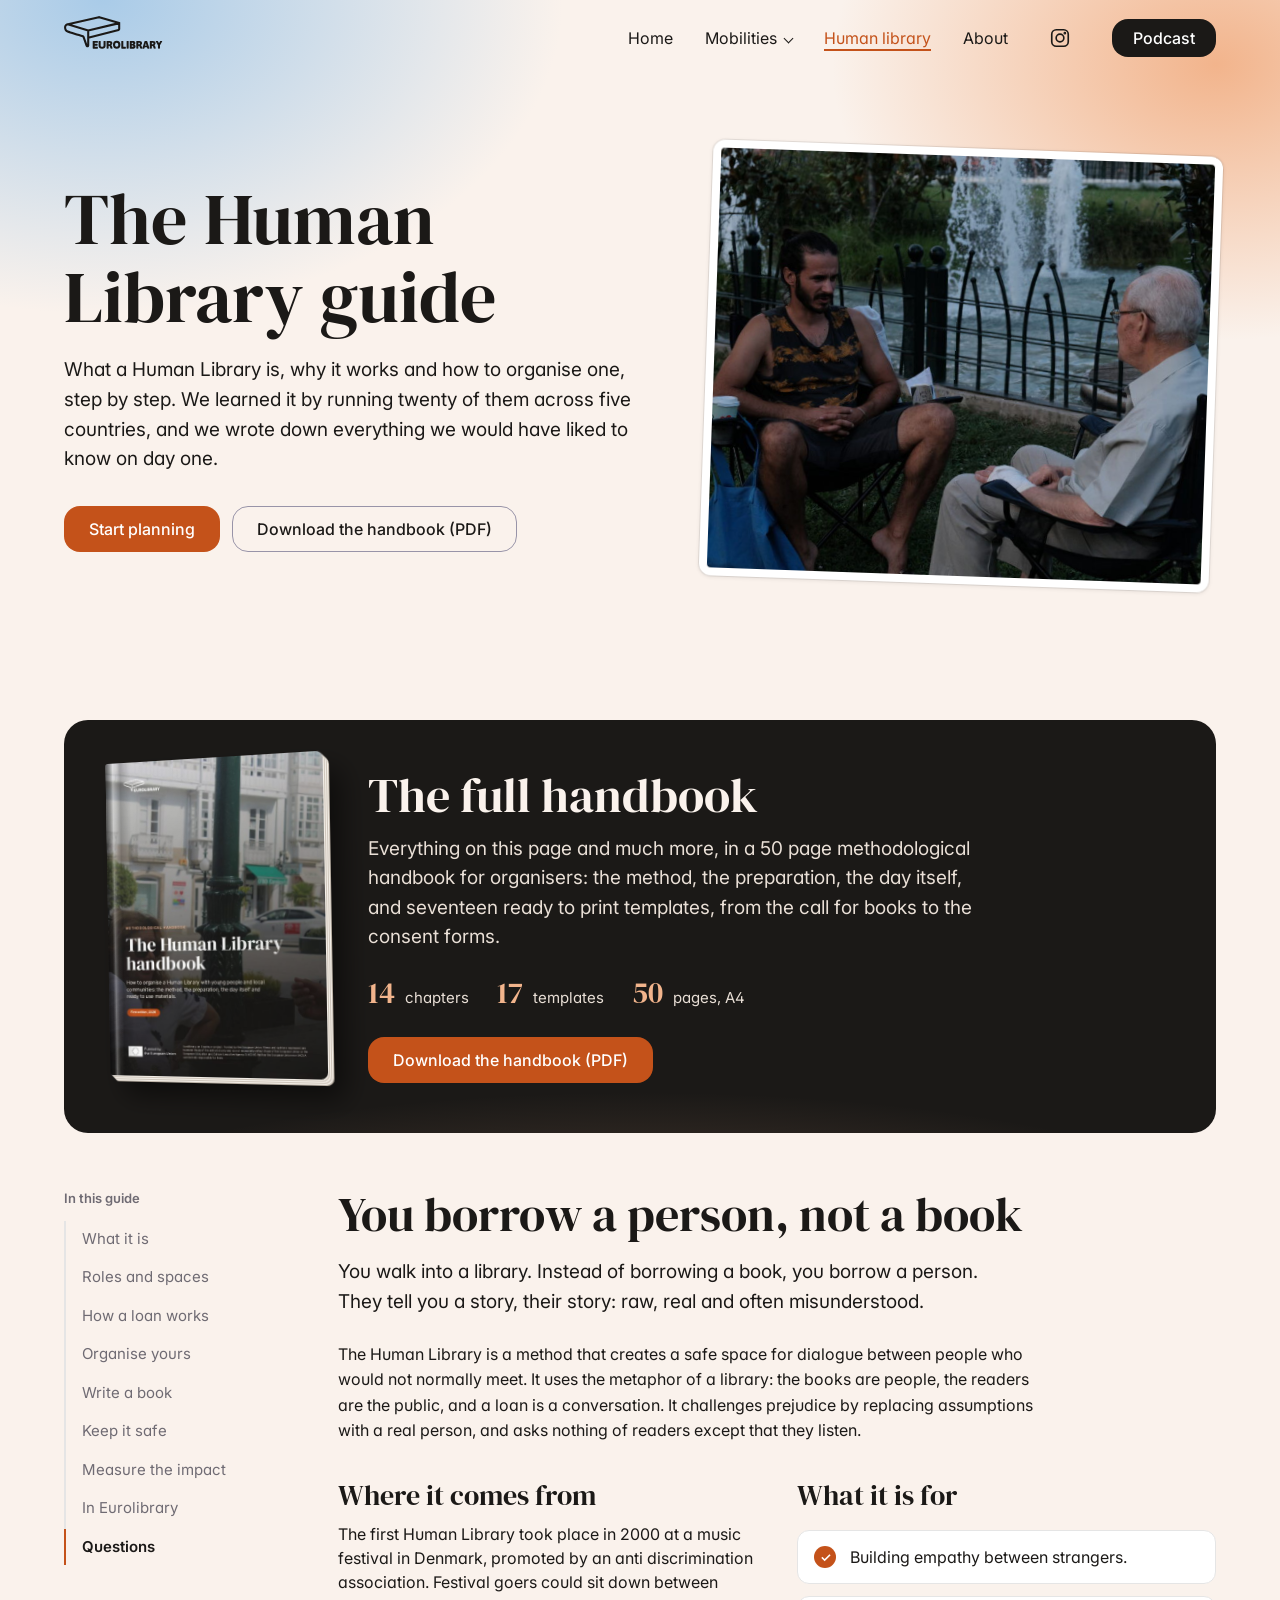
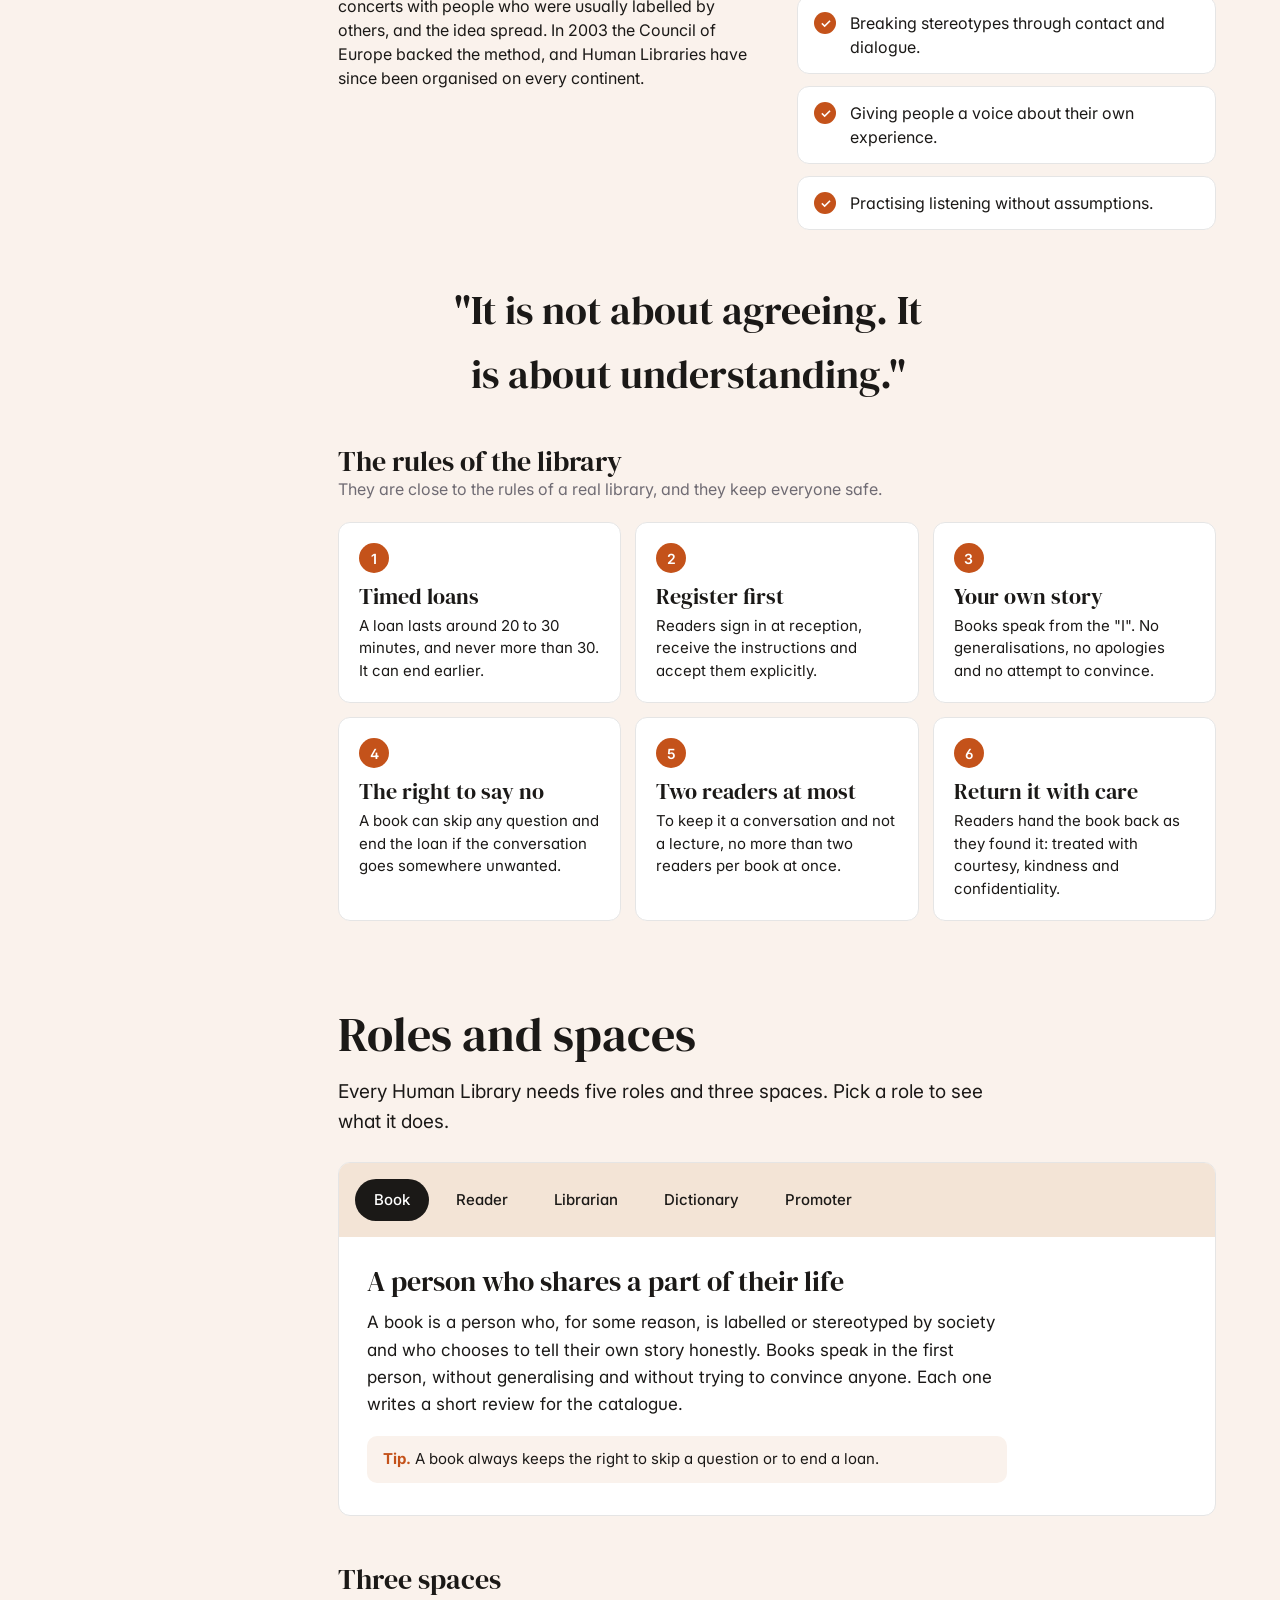
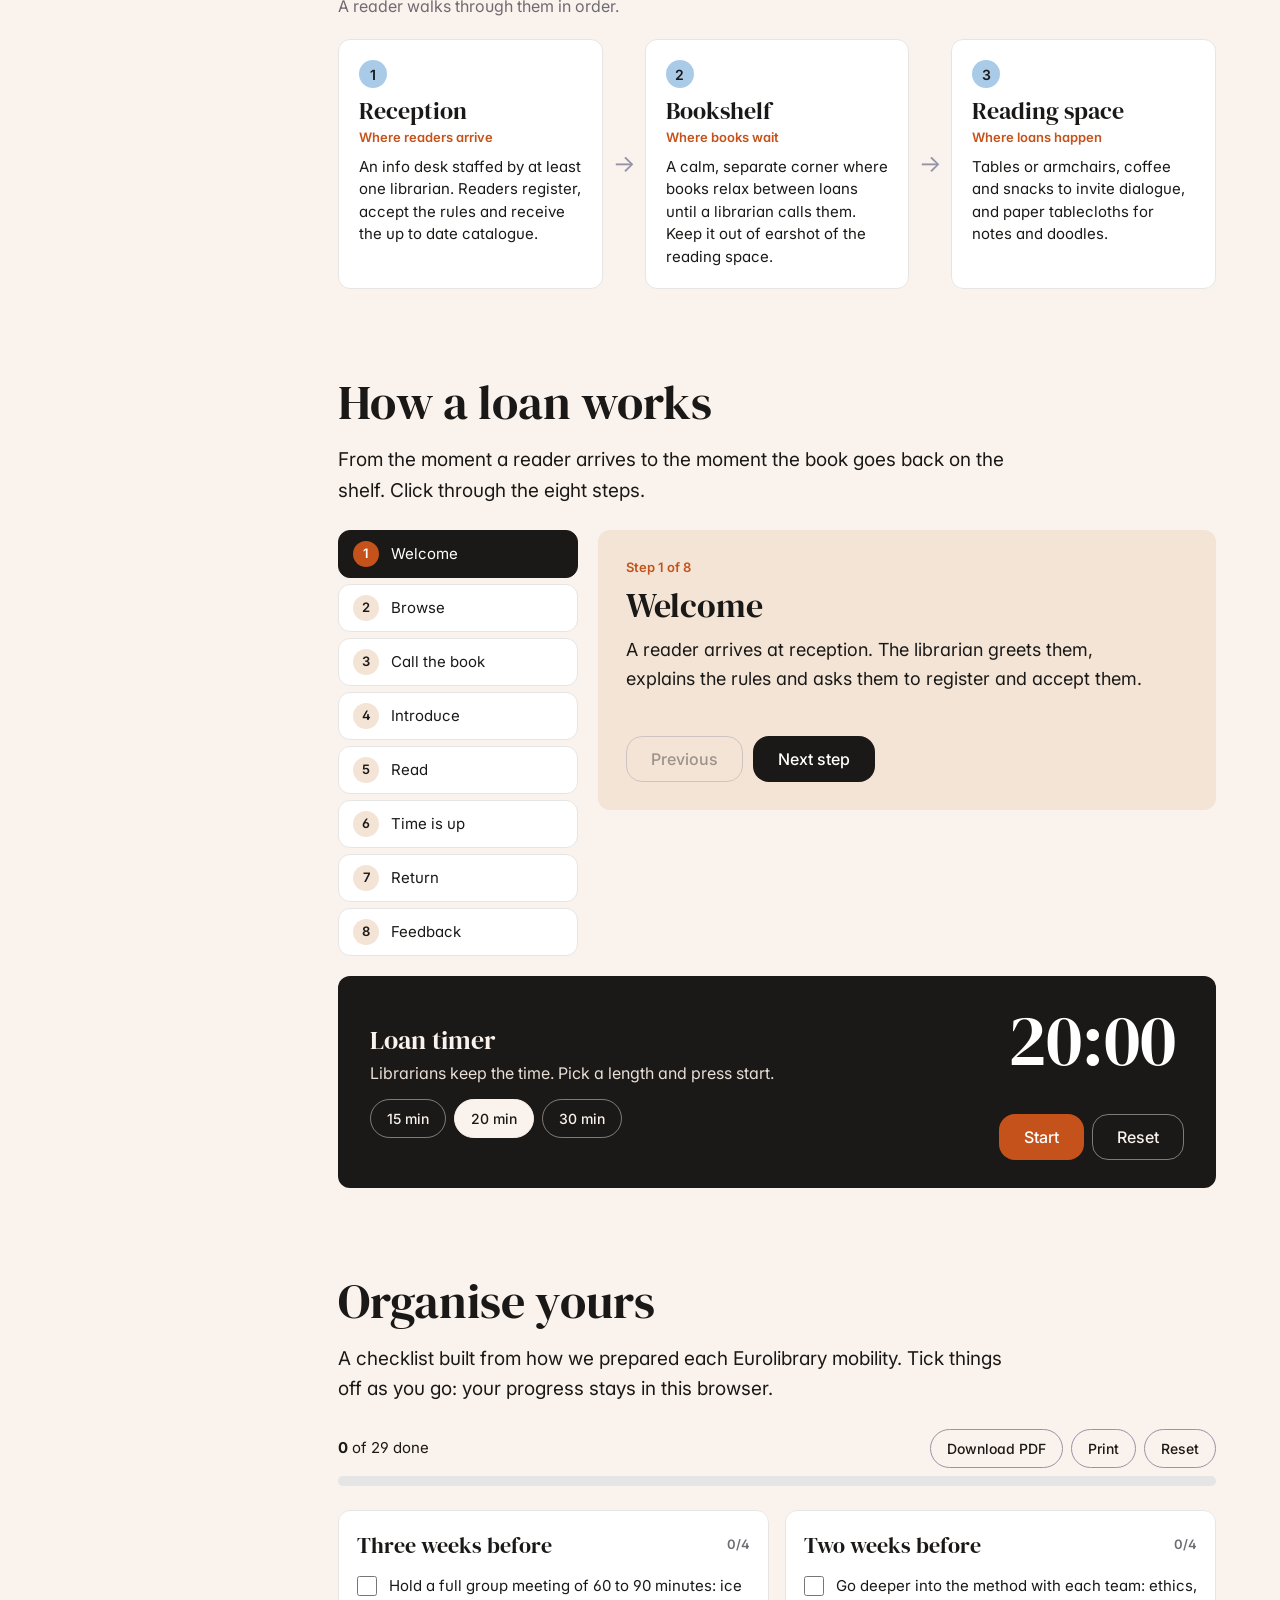
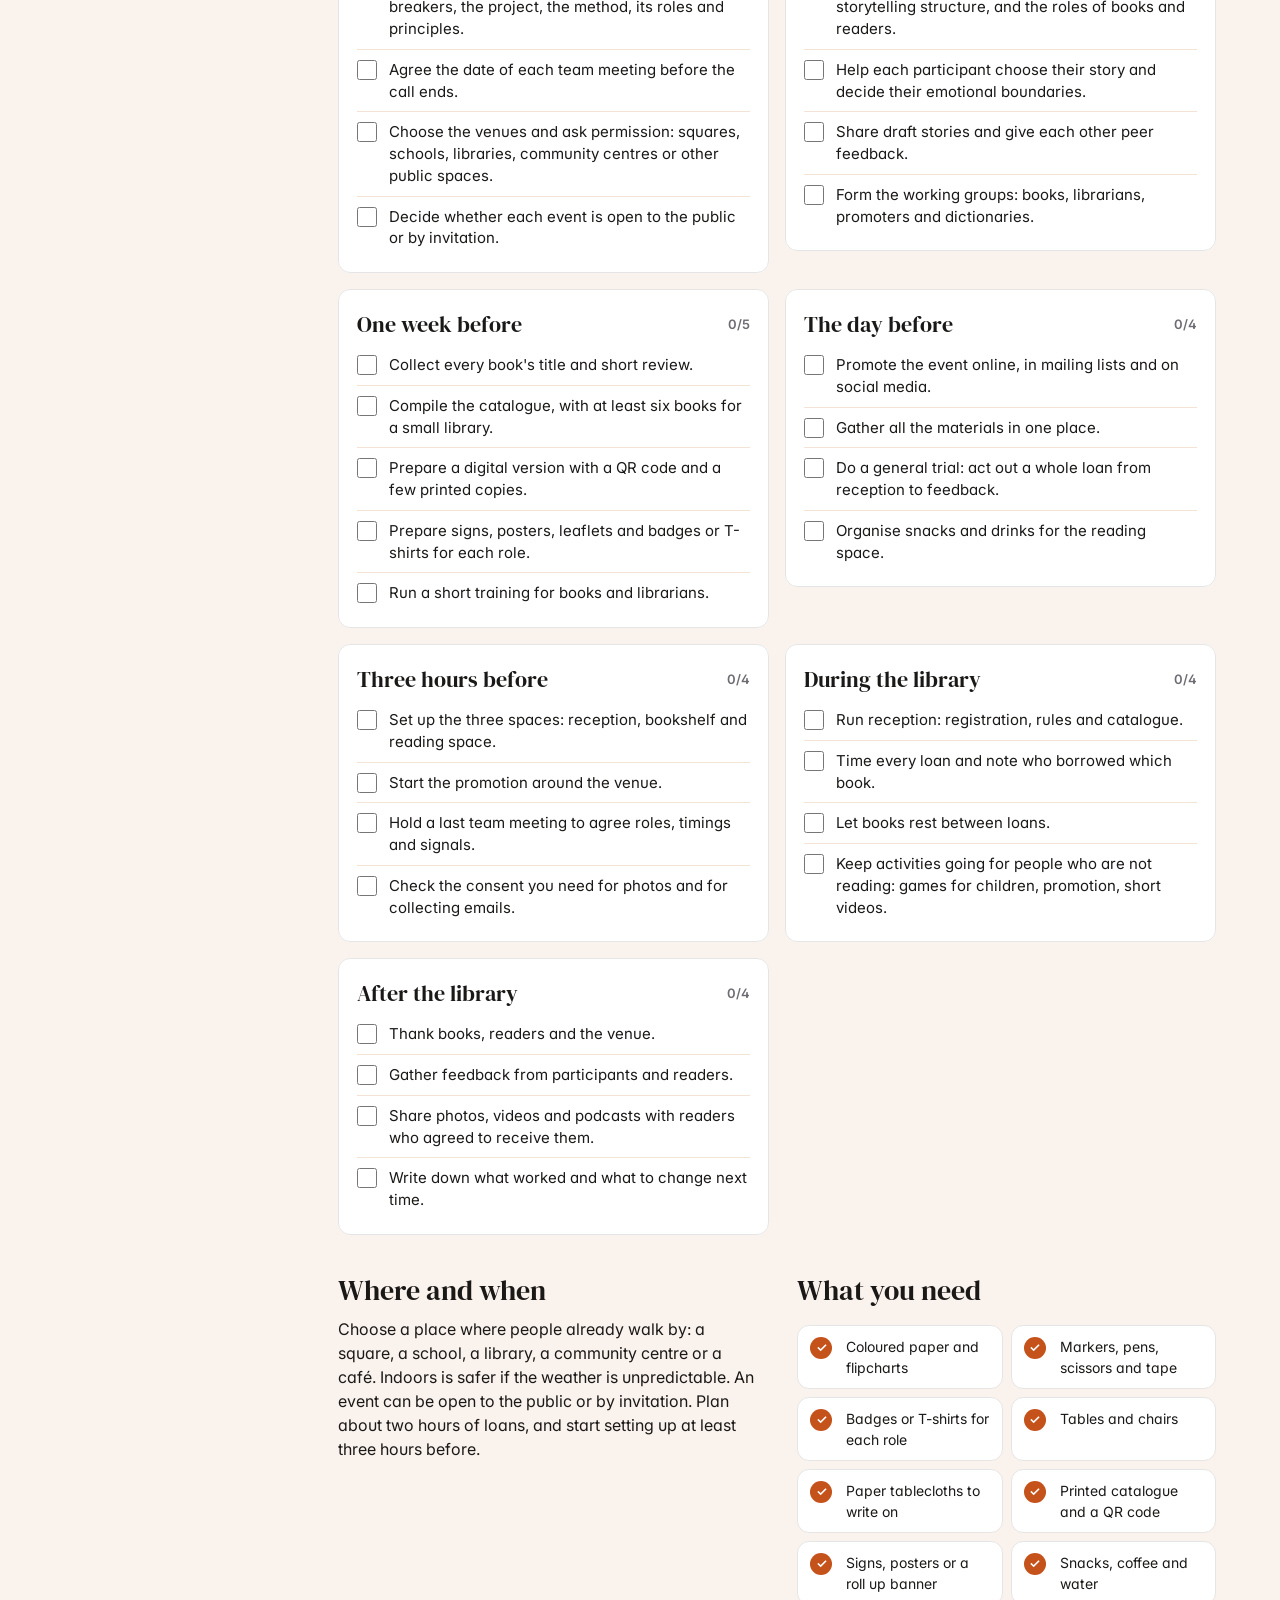
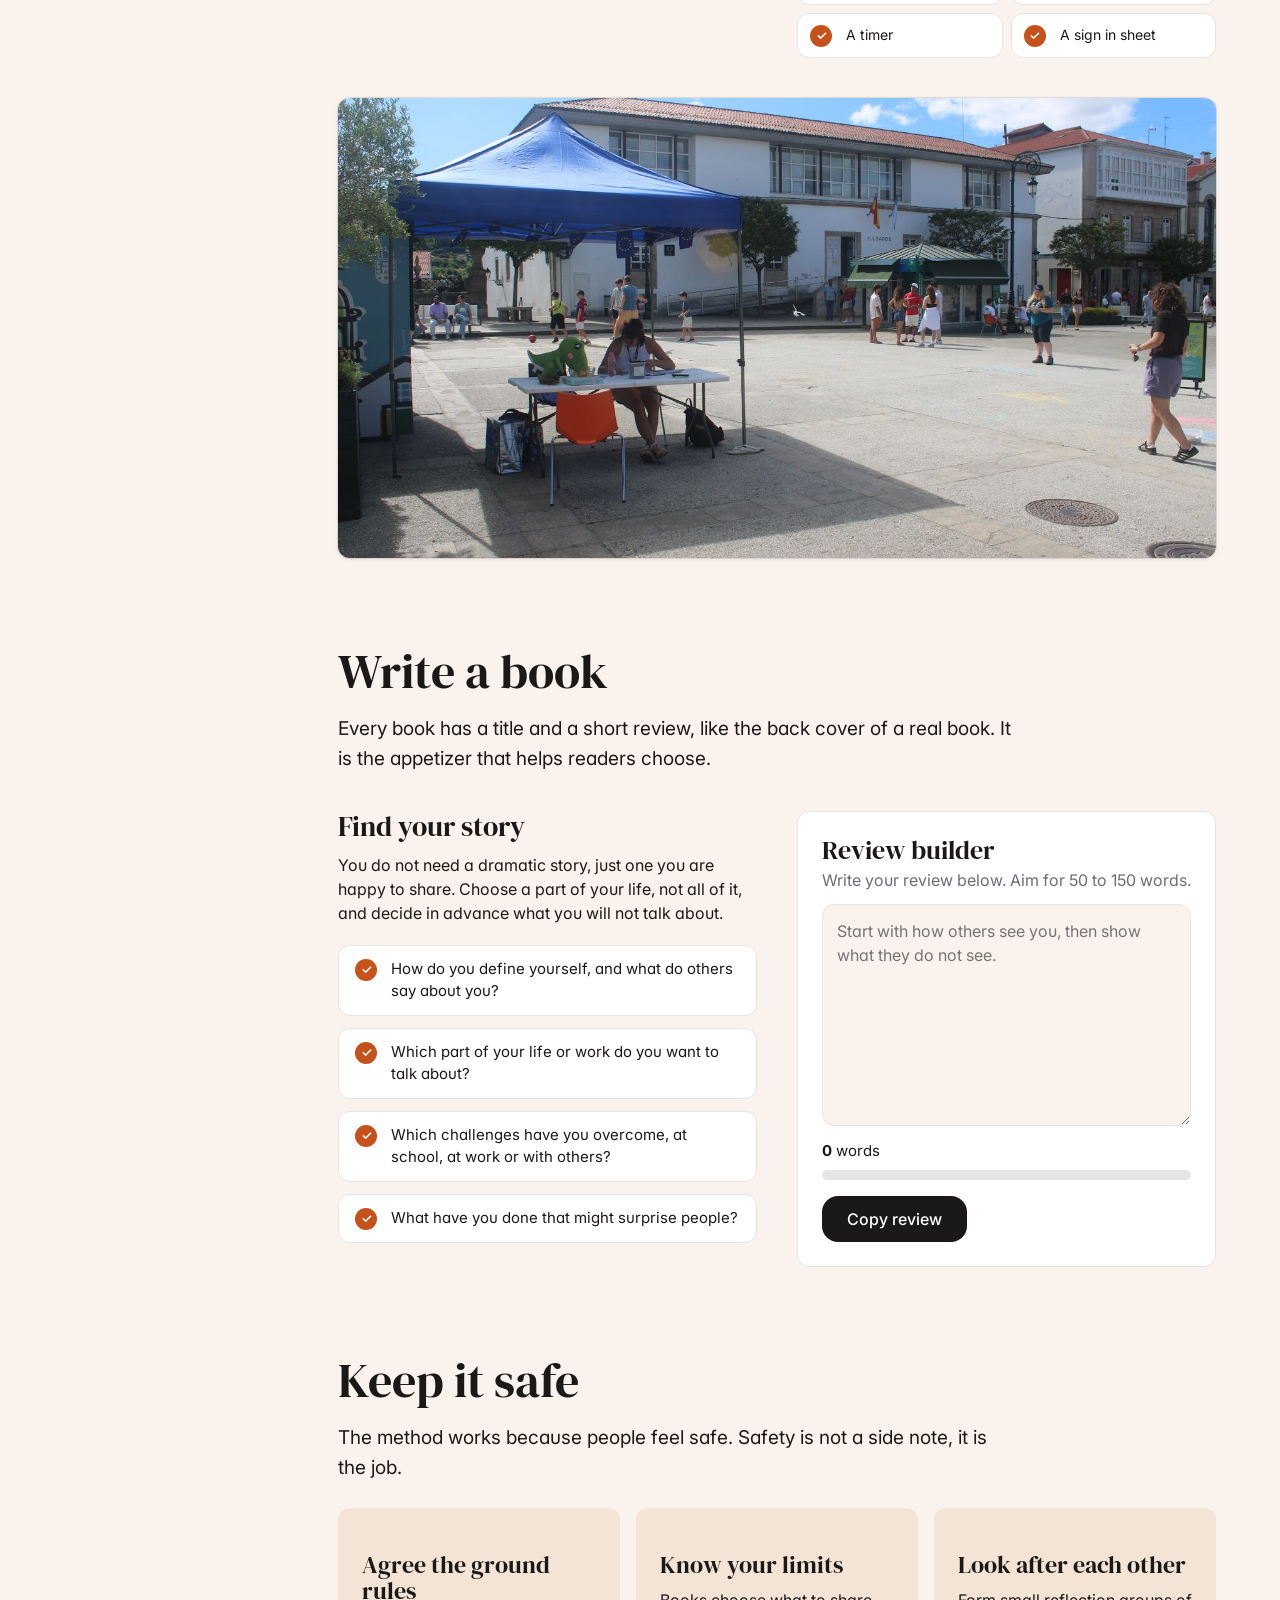
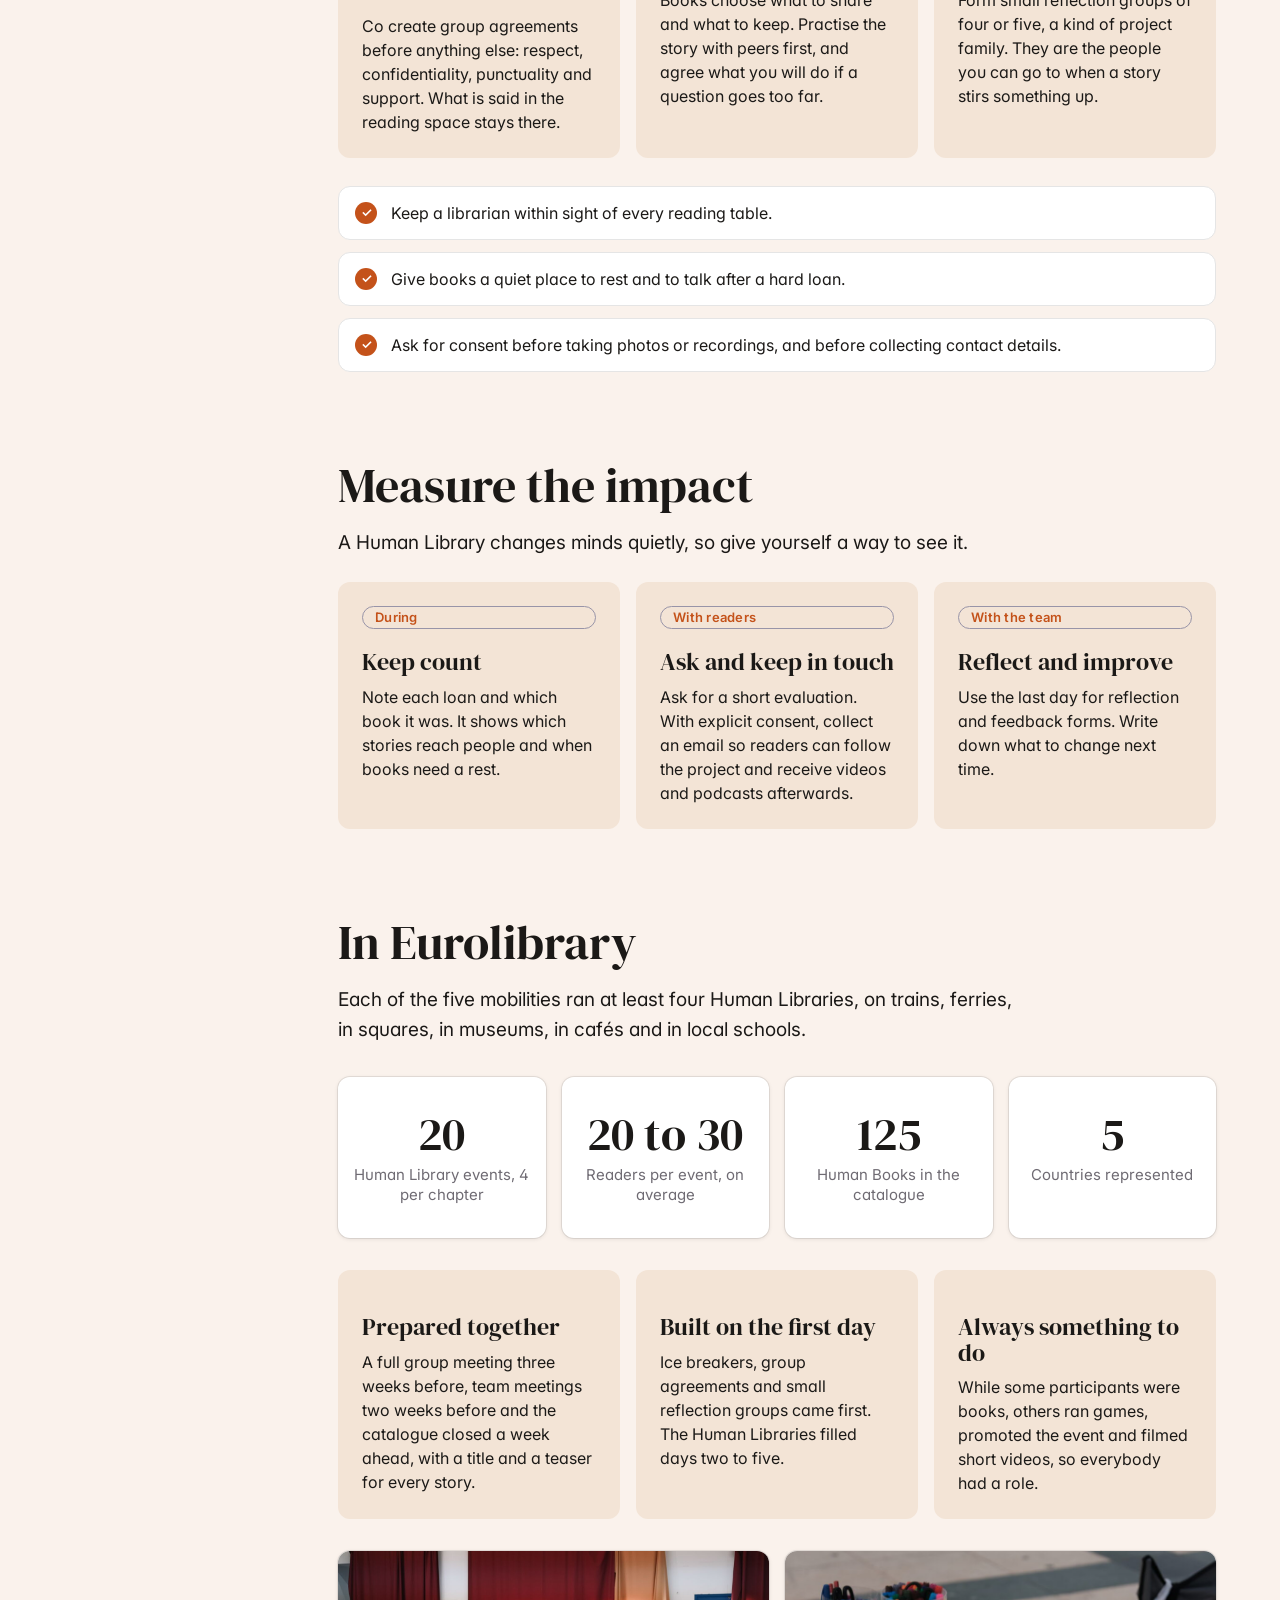
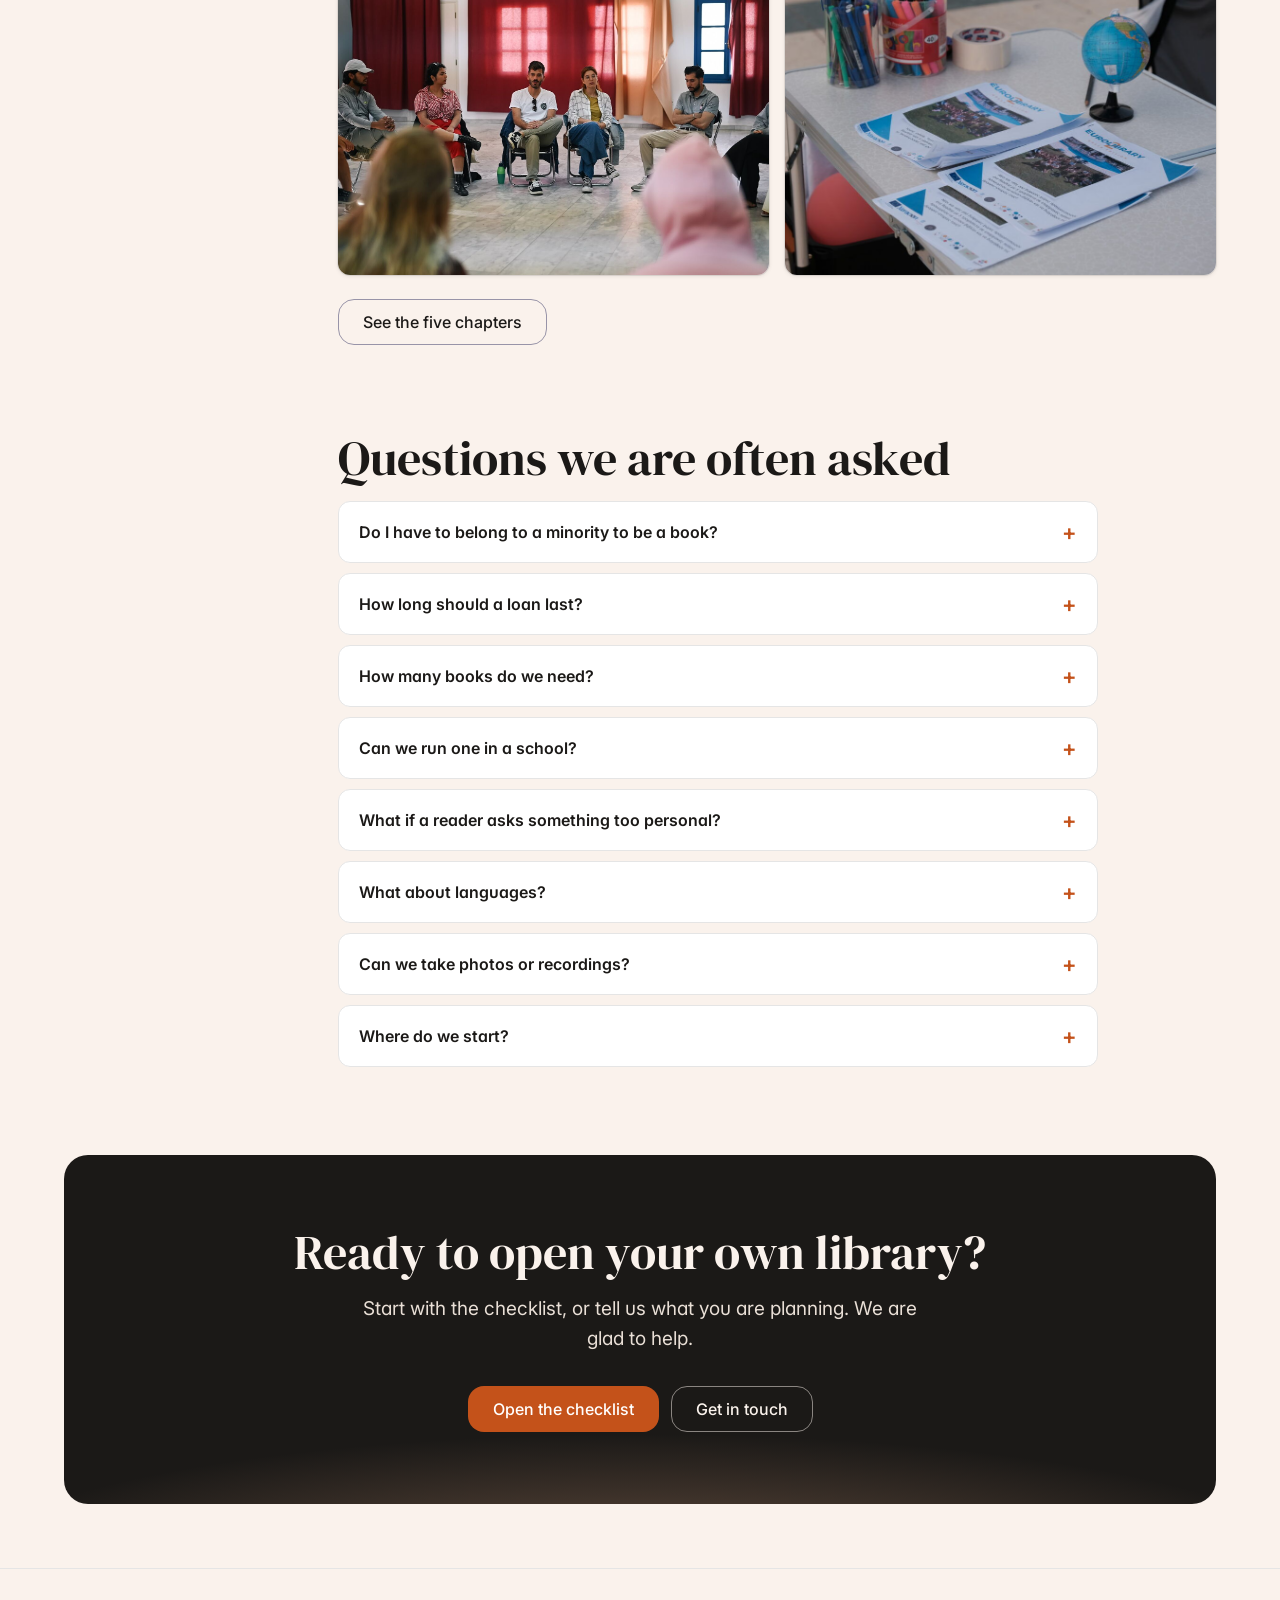
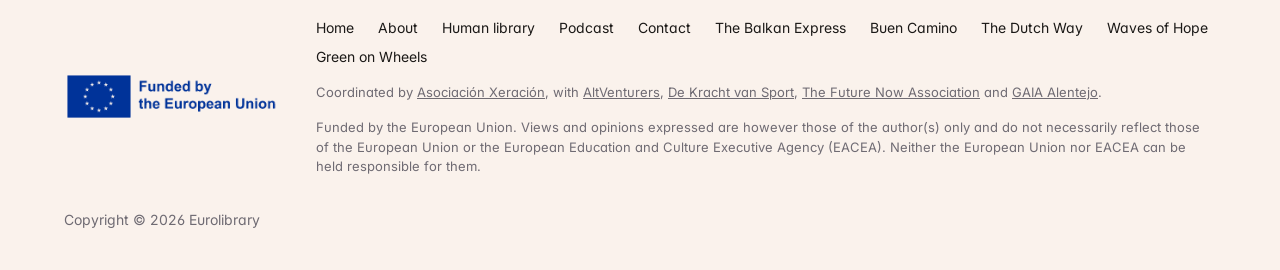
<file: human-library.html>
<!doctype html>
<html lang="en">
<head>
<meta charset="utf-8">
<script>document.documentElement.classList.add('js')</script>
<meta name="viewport" content="width=device-width, initial-scale=1">
<meta name="theme-color" content="#faf2ec">
<title>The Human Library guide | Eurolibrary</title>
<meta name="description" content="A guide to the Human Library method: what it is, the roles and rules, how a loan works and how to organise your own, with a checklist and tools.">
<link rel="canonical" href="https://eurolibrary.eu/human-library">
<meta property="og:type" content="website">
<meta property="og:site_name" content="Eurolibrary">
<meta property="og:locale" content="en_GB">
<meta property="og:title" content="The Human Library guide | Eurolibrary">
<meta property="og:description" content="A guide to the Human Library method: what it is, the roles and rules, how a loan works and how to organise your own, with a checklist and tools.">
<meta property="og:url" content="https://eurolibrary.eu/human-library">
<meta property="og:image" content="https://eurolibrary.eu/assets/social/hl.jpg?v=97d9fb63">
<meta property="og:image:secure_url" content="https://eurolibrary.eu/assets/social/hl.jpg?v=97d9fb63">
<meta property="og:image:type" content="image/jpeg">
<meta property="og:image:width" content="1200">
<meta property="og:image:height" content="630">
<meta property="og:image:alt" content="The Human Library guide | Eurolibrary: photo and title on a dark card with the Eurolibrary logo">
<meta name="twitter:card" content="summary_large_image">
<meta name="twitter:title" content="The Human Library guide | Eurolibrary">
<meta name="twitter:description" content="A guide to the Human Library method: what it is, the roles and rules, how a loan works and how to organise your own, with a checklist and tools.">
<meta name="twitter:image" content="https://eurolibrary.eu/assets/social/hl.jpg?v=97d9fb63">
<meta name="twitter:image:alt" content="The Human Library guide | Eurolibrary: photo and title on a dark card with the Eurolibrary logo">
<link rel="icon" href="assets/favicon.svg" type="image/svg+xml">
<link rel="icon" href="assets/favicon-32.png" type="image/png" sizes="32x32">
<link rel="apple-touch-icon" href="assets/apple-touch-icon.png">
<link rel="preconnect" href="https://fonts.googleapis.com">
<link rel="preconnect" href="https://fonts.gstatic.com" crossorigin>
<link href="https://fonts.googleapis.com/css2?family=DM+Serif+Display&family=Inter:wght@400;500;600&display=swap" rel="stylesheet">
<link rel="stylesheet" href="css/site.css">
<script>
  window.va = window.va || function () { (window.vaq = window.vaq || []).push(arguments); };
</script>
<script defer src="https://cdn.vercel-insights.com/v1/script.debug.js"></script>
</head>
<body>
<div class="sp" aria-hidden="true"></div>

<header class="nav" id="nav">
  <div class="wrap">
    <a href="/" aria-label="Eurolibrary home"><img src="assets/logo-ink.svg" alt="Eurolibrary"></a>
    <button class="menu-toggle" type="button" aria-expanded="false" aria-controls="menu"><span>Menu</span><span class="mt-ico" aria-hidden="true"><i></i><i></i></span></button>
    <ul id="menu">
      <li><a href="/">Home</a></li>
      <li class="dd">
        <a href="/#destinations">Mobilities</a>
        <div class="dd-menu" id="dd-menu">
          <a class="mob-only" href="/#destinations">All mobilities</a>
          <a href="/bulgaria">Balkan Express, Bulgaria</a>
          <a href="/spain">Buen Camino, Spain</a>
          <a href="/netherlands">The Dutch Way, Netherlands</a>
          <a href="/greece">Waves of Hope, Greece</a>
          <a href="/portugal">Green on Wheels, Portugal</a>
        </div>
      </li>
      <li><a href="/human-library" aria-current="page">Human library</a></li>
      <li><a href="/about">About</a></li>
      <li><a class="icon-link" href="https://www.instagram.com/eurolibrary" target="_blank" rel="noopener" aria-label="Eurolibrary on Instagram"><svg viewBox="0 0 24 24" width="22" height="22" fill="none" stroke="currentColor" stroke-width="1.8" stroke-linecap="round" stroke-linejoin="round" aria-hidden="true"><rect x="3" y="3" width="18" height="18" rx="5"/><circle cx="12" cy="12" r="4.2"/><circle cx="17.3" cy="6.7" r="0.6" fill="currentColor"/></svg><span class="icon-label">Instagram</span></a></li>
      <li><a class="btn btn-dark" href="/podcast">Podcast</a></li>
    </ul>
  </div>
</header>

<main>
  <div class="page-hero split">
    <div class="wrap">
      <div>
        <h1 class="display h1">The Human Library guide</h1>
        <p class="lead">What a Human Library is, why it works and how to organise one, step by step. We learned it by running twenty of them across five countries, and we wrote down everything we would have liked to know on day one.</p>
        <div class="cta">
          <a class="btn btn-primary" href="#organise">Start planning</a>
          <a class="btn btn-ghost" href="assets/downloads/eurolibrary-human-library-handbook.pdf" download>Download the handbook (PDF)</a>
        </div>
      </div>
      <div class="polaroid"><img src="assets/photos/human-library-talk.jpg" alt="Two people talking during a Human Library"></div>
    </div>
  </div>

  <section class="handbook" id="handbook" style="padding-bottom:0">
    <div class="wrap">
      <div class="hb-card">
        <div class="book"><img src="assets/downloads/handbook-cover.jpg" alt="Cover of The Human Library handbook" width="300" height="424" loading="lazy"></div>
        <div>
          <h2 class="display h2">The full handbook</h2>
          <p class="lead">Everything on this page and much more, in a 50 page methodological handbook for organisers: the method, the preparation, the day itself, and seventeen ready to print templates, from the call for books to the consent forms.</p>
          <ul class="hb-facts"><li><b>14</b> chapters</li><li><b>17</b> templates</li><li><b>50</b> pages, A4</li></ul>
          <p><a class="btn btn-primary" href="assets/downloads/eurolibrary-human-library-handbook.pdf" download>Download the handbook (PDF)</a></p>
        </div>
      </div>
    </div>
  </section>

  <div class="wrap guide">
    <aside class="toc" aria-label="Guide contents">
      <p class="toc-h">In this guide</p>
      <ol><li><a href="#what">What it is</a></li><li><a href="#roles">Roles and spaces</a></li><li><a href="#loan">How a loan works</a></li><li><a href="#organise">Organise yours</a></li><li><a href="#books">Write a book</a></li><li><a href="#safe">Keep it safe</a></li><li><a href="#impact">Measure the impact</a></li><li><a href="#eurolibrary">In Eurolibrary</a></li><li><a href="#faq">Questions</a></li></ol>
    </aside>

    <div class="guide-body">

      <section class="g-sec" id="what">
        <h2 class="display h2">You borrow a person, not a book</h2>
        <p class="lead">You walk into a library. Instead of borrowing a book, you borrow a person. They tell you a story, their story: raw, real and often misunderstood.</p>
        <p>The Human Library is a method that creates a safe space for dialogue between people who would not normally meet. It uses the metaphor of a library: the books are people, the readers are the public, and a loan is a conversation. It challenges prejudice by replacing assumptions with a real person, and asks nothing of readers except that they listen.</p>
        <div class="two-col g-two">
          <div>
            <h3 class="display h3">Where it comes from</h3>
            <p>The first Human Library took place in 2000 at a music festival in Denmark, promoted by an anti discrimination association. Festival goers could sit down between concerts with people who were usually labelled by others, and the idea spread. In 2003 the Council of Europe backed the method, and Human Libraries have since been organised on every continent.</p>
          </div>
          <div>
            <h3 class="display h3">What it is for</h3>
            <ul class="checklist" aria-label="What the Human Library is for">
              <li>Building empathy between strangers.</li>
              <li>Breaking stereotypes through contact and dialogue.</li>
              <li>Giving people a voice about their own experience.</li>
              <li>Practising listening without assumptions.</li>
            </ul>
          </div>
        </div>
        <p class="quote">"It is not about agreeing. It is about understanding."</p>
        <h3 class="display h3" style="margin-top:40px">The rules of the library</h3>
        <p class="muted" style="margin-bottom:20px">They are close to the rules of a real library, and they keep everyone safe.</p>
        <ul class="rules" aria-label="The rules of the library"><li class="rule"><i>1</i><h3 class="display h3">Timed loans</h3><p>A loan lasts around 20 to 30 minutes, and never more than 30. It can end earlier.</p></li><li class="rule"><i>2</i><h3 class="display h3">Register first</h3><p>Readers sign in at reception, receive the instructions and accept them explicitly.</p></li><li class="rule"><i>3</i><h3 class="display h3">Your own story</h3><p>Books speak from the &quot;I&quot;. No generalisations, no apologies and no attempt to convince.</p></li><li class="rule"><i>4</i><h3 class="display h3">The right to say no</h3><p>A book can skip any question and end the loan if the conversation goes somewhere unwanted.</p></li><li class="rule"><i>5</i><h3 class="display h3">Two readers at most</h3><p>To keep it a conversation and not a lecture, no more than two readers per book at once.</p></li><li class="rule"><i>6</i><h3 class="display h3">Return it with care</h3><p>Readers hand the book back as they found it: treated with courtesy, kindness and confidentiality.</p></li></ul>
      </section>

      <section class="g-sec" id="roles">
        <h2 class="display h2">Roles and spaces</h2>
        <p class="lead">Every Human Library needs five roles and three spaces. Pick a role to see what it does.</p>
        <div class="roles">
          <div class="role-tabs" role="tablist" aria-label="Roles"><button class="role-tab" type="button" role="tab" data-role="book" aria-selected="false" id="tab-book" aria-controls="panel-book">Book</button><button class="role-tab" type="button" role="tab" data-role="reader" aria-selected="false" id="tab-reader" aria-controls="panel-reader">Reader</button><button class="role-tab" type="button" role="tab" data-role="librarian" aria-selected="false" id="tab-librarian" aria-controls="panel-librarian">Librarian</button><button class="role-tab" type="button" role="tab" data-role="dictionary" aria-selected="false" id="tab-dictionary" aria-controls="panel-dictionary">Dictionary</button><button class="role-tab" type="button" role="tab" data-role="promoter" aria-selected="false" id="tab-promoter" aria-controls="panel-promoter">Promoter</button></div>
          <div class="role-panels"><div class="role-panel" role="tabpanel" id="panel-book" aria-labelledby="tab-book" data-role="book"><p class="role-kicker">A person who shares a part of their life</p><p class="role-text">A book is a person who, for some reason, is labelled or stereotyped by society and who chooses to tell their own story honestly. Books speak in the first person, without generalising and without trying to convince anyone. Each one writes a short review for the catalogue.</p><p class="role-tip"><strong>Tip.</strong> A book always keeps the right to skip a question or to end a loan.</p></div><div class="role-panel" role="tabpanel" id="panel-reader" aria-labelledby="tab-reader" data-role="reader"><p class="role-kicker">A curious member of the public</p><p class="role-text">Readers register at reception, accept the rules and borrow one or more books. They come to listen and to ask honest, respectful questions, not to debate.</p><p class="role-tip"><strong>Tip.</strong> Come curious and leave the arguments at the door.</p></div><div class="role-panel" role="tabpanel" id="panel-librarian" aria-labelledby="tab-librarian" data-role="librarian"><p class="role-kicker">The organiser and master of ceremonies</p><p class="role-text">Librarians build the spaces, welcome readers, explain the rules and hand out the catalogue. They introduce each reader to a book, time every loan, keep count of who was borrowed and make sure everybody feels comfortable.</p><p class="role-tip"><strong>Tip.</strong> Keep an eye on the reading space without listening in.</p></div><div class="role-panel" role="tabpanel" id="panel-dictionary" aria-labelledby="tab-dictionary" data-role="dictionary"><p class="role-kicker">An interpreter for the conversation</p><p class="role-text">When a book and a reader do not share a language, or when one of them is deaf, an interpreter joins the loan. In the Human Library they are called dictionaries.</p><p class="role-tip"><strong>Tip.</strong> If your audience is multilingual, line up your dictionaries early.</p></div><div class="role-panel" role="tabpanel" id="panel-promoter" aria-labelledby="tab-promoter" data-role="promoter"><p class="role-kicker">The people who bring readers in</p><p class="role-text">In a public space nobody is guaranteed to walk in. Promoters invite passers by and explain the idea in an original and playful way. They also keep children busy, for example with face painting, while their parents read.</p><p class="role-tip"><strong>Tip.</strong> Flash mobs, free hugs and paper arrows pointing the way all work.</p></div></div>
        </div>
        <h3 class="display h3" style="margin-top:48px">Three spaces</h3>
        <p class="muted" style="margin-bottom:20px">A reader walks through them in order.</p>
        <div class="zones"><div class="zone"><span class="zone-no">1</span><h3 class="display h3">Reception</h3><p class="zone-k">Where readers arrive</p><p>An info desk staffed by at least one librarian. Readers register, accept the rules and receive the up to date catalogue.</p></div><span class="zone-arrow" aria-hidden="true">&rarr;</span><div class="zone"><span class="zone-no">2</span><h3 class="display h3">Bookshelf</h3><p class="zone-k">Where books wait</p><p>A calm, separate corner where books relax between loans until a librarian calls them. Keep it out of earshot of the reading space.</p></div><span class="zone-arrow" aria-hidden="true">&rarr;</span><div class="zone"><span class="zone-no">3</span><h3 class="display h3">Reading space</h3><p class="zone-k">Where loans happen</p><p>Tables or armchairs, coffee and snacks to invite dialogue, and paper tablecloths for notes and doodles.</p></div></div>
      </section>

      <section class="g-sec" id="loan">
        <h2 class="display h2">How a loan works</h2>
        <p class="lead">From the moment a reader arrives to the moment the book goes back on the shelf. Click through the eight steps.</p>
        <div class="stepper">
          <ol class="step-list"><li><button class="step-btn" type="button" data-title="Welcome" data-text="A reader arrives at reception. The librarian greets them, explains the rules and asks them to register and accept them."><span class="step-n">1</span><span>Welcome</span></button></li><li><button class="step-btn" type="button" data-title="Browse" data-text="The reader gets the catalogue: every book with a title and a short review. They choose the story they want to read."><span class="step-n">2</span><span>Browse</span></button></li><li><button class="step-btn" type="button" data-title="Call the book" data-text="The librarian goes to the bookshelf and tells the book that a reader is waiting."><span class="step-n">3</span><span>Call the book</span></button></li><li><button class="step-btn" type="button" data-title="Introduce" data-text="The librarian introduces book and reader and walks them to a free table in the reading space."><span class="step-n">4</span><span>Introduce</span></button></li><li><button class="step-btn" type="button" data-title="Read" data-text="The conversation begins. The book sets the boundaries and the reader asks honest questions. No more than two readers per book."><span class="step-n">5</span><span>Read</span></button></li><li><button class="step-btn" type="button" data-title="Time is up" data-text="The librarian signals when the loan is over. The conversation can end earlier, and the time is fully customisable."><span class="step-n">6</span><span>Time is up</span></button></li><li><button class="step-btn" type="button" data-title="Return" data-text="The reader thanks the book. Book and reader become available again, and the reader can ask for a new loan."><span class="step-n">7</span><span>Return</span></button></li><li><button class="step-btn" type="button" data-title="Feedback" data-text="The librarian asks for a short evaluation and, with consent, a contact for the next events. Every loan is noted."><span class="step-n">8</span><span>Feedback</span></button></li></ol>
          <div class="step-detail" id="step-detail" aria-live="polite">
            <p class="count">Step 1 of 8</p>
            <h3 class="display h3">Welcome</h3>
            <p>A reader arrives at reception. The librarian greets them, explains the rules and asks them to register and accept them.</p>
            <div class="step-nav">
              <button class="btn btn-ghost" type="button" id="step-prev">Previous</button>
              <button class="btn btn-dark" type="button" id="step-next">Next step</button>
            </div>
          </div>
        </div>
        <div class="timer" id="timer">
          <div>
            <h3 class="display h3">Loan timer</h3>
            <p>Librarians keep the time. Pick a length and press start.</p>
            <div class="t-pres" role="group" aria-label="Loan length">
              <button class="chip t-pre" type="button" data-min="15" aria-pressed="false">15 min</button>
              <button class="chip t-pre" type="button" data-min="20" aria-pressed="true">20 min</button>
              <button class="chip t-pre" type="button" data-min="30" aria-pressed="false">30 min</button>
            </div>
          </div>
          <div class="t-face">
            <p class="t-time" id="timer-time" aria-live="off">20:00</p>
            <p class="t-msg" id="timer-msg" role="status"></p>
            <div class="t-btns"><button class="btn btn-primary" type="button" id="timer-go">Start</button><button class="btn btn-ghost" type="button" id="timer-reset">Reset</button></div>
          </div>
        </div>
      </section>

      <section class="g-sec" id="organise">
        <h2 class="display h2">Organise yours</h2>
        <p class="lead">A checklist built from how we prepared each Eurolibrary mobility. Tick things off as you go: your progress stays in this browser.</p>
        <div class="cl-bar-wrap">
          <div class="meter-row"><p><strong id="cl-done">0</strong> of 29 done</p>
            <div class="cl-actions"><a class="chip" href="assets/downloads/eurolibrary-human-library-checklist.pdf" download>Download PDF</a><button class="chip" type="button" id="cl-print">Print</button><button class="chip" type="button" id="cl-reset">Reset</button></div></div>
          <div class="meter" role="progressbar" aria-label="Checklist progress" aria-valuemin="0" aria-valuemax="29" aria-valuenow="0"><span id="cl-bar"></span></div>
        </div>
        <div class="cl"><fieldset class="cl-group"><legend><span>Three weeks before</span><span class="cl-count">0/4</span></legend><label class="cl-item"><input type="checkbox" id="cl-weeks3-0"><span>Hold a full group meeting of 60 to 90 minutes: ice breakers, the project, the method, its roles and principles.</span></label><label class="cl-item"><input type="checkbox" id="cl-weeks3-1"><span>Agree the date of each team meeting before the call ends.</span></label><label class="cl-item"><input type="checkbox" id="cl-weeks3-2"><span>Choose the venues and ask permission: squares, schools, libraries, community centres or other public spaces.</span></label><label class="cl-item"><input type="checkbox" id="cl-weeks3-3"><span>Decide whether each event is open to the public or by invitation.</span></label></fieldset><fieldset class="cl-group"><legend><span>Two weeks before</span><span class="cl-count">0/4</span></legend><label class="cl-item"><input type="checkbox" id="cl-weeks2-0"><span>Go deeper into the method with each team: ethics, storytelling structure, and the roles of books and readers.</span></label><label class="cl-item"><input type="checkbox" id="cl-weeks2-1"><span>Help each participant choose their story and decide their emotional boundaries.</span></label><label class="cl-item"><input type="checkbox" id="cl-weeks2-2"><span>Share draft stories and give each other peer feedback.</span></label><label class="cl-item"><input type="checkbox" id="cl-weeks2-3"><span>Form the working groups: books, librarians, promoters and dictionaries.</span></label></fieldset><fieldset class="cl-group"><legend><span>One week before</span><span class="cl-count">0/5</span></legend><label class="cl-item"><input type="checkbox" id="cl-week1-0"><span>Collect every book&#x27;s title and short review.</span></label><label class="cl-item"><input type="checkbox" id="cl-week1-1"><span>Compile the catalogue, with at least six books for a small library.</span></label><label class="cl-item"><input type="checkbox" id="cl-week1-2"><span>Prepare a digital version with a QR code and a few printed copies.</span></label><label class="cl-item"><input type="checkbox" id="cl-week1-3"><span>Prepare signs, posters, leaflets and badges or T-shirts for each role.</span></label><label class="cl-item"><input type="checkbox" id="cl-week1-4"><span>Run a short training for books and librarians.</span></label></fieldset><fieldset class="cl-group"><legend><span>The day before</span><span class="cl-count">0/4</span></legend><label class="cl-item"><input type="checkbox" id="cl-daybefore-0"><span>Promote the event online, in mailing lists and on social media.</span></label><label class="cl-item"><input type="checkbox" id="cl-daybefore-1"><span>Gather all the materials in one place.</span></label><label class="cl-item"><input type="checkbox" id="cl-daybefore-2"><span>Do a general trial: act out a whole loan from reception to feedback.</span></label><label class="cl-item"><input type="checkbox" id="cl-daybefore-3"><span>Organise snacks and drinks for the reading space.</span></label></fieldset><fieldset class="cl-group"><legend><span>Three hours before</span><span class="cl-count">0/4</span></legend><label class="cl-item"><input type="checkbox" id="cl-hours3-0"><span>Set up the three spaces: reception, bookshelf and reading space.</span></label><label class="cl-item"><input type="checkbox" id="cl-hours3-1"><span>Start the promotion around the venue.</span></label><label class="cl-item"><input type="checkbox" id="cl-hours3-2"><span>Hold a last team meeting to agree roles, timings and signals.</span></label><label class="cl-item"><input type="checkbox" id="cl-hours3-3"><span>Check the consent you need for photos and for collecting emails.</span></label></fieldset><fieldset class="cl-group"><legend><span>During the library</span><span class="cl-count">0/4</span></legend><label class="cl-item"><input type="checkbox" id="cl-during-0"><span>Run reception: registration, rules and catalogue.</span></label><label class="cl-item"><input type="checkbox" id="cl-during-1"><span>Time every loan and note who borrowed which book.</span></label><label class="cl-item"><input type="checkbox" id="cl-during-2"><span>Let books rest between loans.</span></label><label class="cl-item"><input type="checkbox" id="cl-during-3"><span>Keep activities going for people who are not reading: games for children, promotion, short videos.</span></label></fieldset><fieldset class="cl-group"><legend><span>After the library</span><span class="cl-count">0/4</span></legend><label class="cl-item"><input type="checkbox" id="cl-after-0"><span>Thank books, readers and the venue.</span></label><label class="cl-item"><input type="checkbox" id="cl-after-1"><span>Gather feedback from participants and readers.</span></label><label class="cl-item"><input type="checkbox" id="cl-after-2"><span>Share photos, videos and podcasts with readers who agreed to receive them.</span></label><label class="cl-item"><input type="checkbox" id="cl-after-3"><span>Write down what worked and what to change next time.</span></label></fieldset></div>
        <div class="two-col g-two" style="margin-top:40px">
          <div>
            <h3 class="display h3">Where and when</h3>
            <p>Choose a place where people already walk by: a square, a school, a library, a community centre or a café. Indoors is safer if the weather is unpredictable. An event can be open to the public or by invitation. Plan about two hours of loans, and start setting up at least three hours before.</p>
          </div>
          <div>
            <h3 class="display h3">What you need</h3>
            <ul class="checklist small materials" aria-label="Materials"><li>Coloured paper and flipcharts</li><li>Markers, pens, scissors and tape</li><li>Badges or T-shirts for each role</li><li>Tables and chairs</li><li>Paper tablecloths to write on</li><li>Printed catalogue and a QR code</li><li>Signs, posters or a roll up banner</li><li>Snacks, coffee and water</li><li>A timer</li><li>A sign in sheet</li></ul>
          </div>
        </div>
        <figure class="g-fig"><img src="assets/photos/spain-human-library-setup.jpg" alt="A Human Library table under a blue tent in a town square" loading="lazy"><figcaption class="sr">A Human Library set up in a town square</figcaption></figure>
      </section>

      <section class="g-sec" id="books">
        <h2 class="display h2">Write a book</h2>
        <p class="lead">Every book has a title and a short review, like the back cover of a real book. It is the appetizer that helps readers choose.</p>
        <div class="two-col g-two">
          <div>
            <h3 class="display h3">Find your story</h3>
            <p>You do not need a dramatic story, just one you are happy to share. Choose a part of your life, not all of it, and decide in advance what you will not talk about.</p>
            <ul class="checklist small" aria-label="Questions to find your story">
              <li>How do you define yourself, and what do others say about you?</li>
              <li>Which part of your life or work do you want to talk about?</li>
              <li>Which challenges have you overcome, at school, at work or with others?</li>
              <li>What have you done that might surprise people?</li>
            </ul>
          </div>
          <div class="builder">
            <h3 class="display h3">Review builder</h3>
            <p class="muted">Write your review below. Aim for 50 to 150 words.</p>
            <label class="sr" for="rev-text">Your review</label>
            <textarea id="rev-text" rows="8" placeholder="Start with how others see you, then show what they do not see."></textarea>
            <div class="meter-row"><p><strong id="rev-count">0</strong> words</p><p class="rev-msg" id="rev-msg" role="status"></p></div>
            <div class="meter" aria-hidden="true"><span id="rev-bar"></span></div>
            <button class="btn btn-dark" type="button" id="rev-copy" style="margin-top:16px">Copy review</button>
          </div>
        </div>
      </section>

      <section class="g-sec" id="safe">
        <h2 class="display h2">Keep it safe</h2>
        <p class="lead">The method works because people feel safe. Safety is not a side note, it is the job.</p>
        <div class="grid-3">
          <div class="pillar"><h3 class="display h3">Agree the ground rules</h3><p>Co create group agreements before anything else: respect, confidentiality, punctuality and support. What is said in the reading space stays there.</p></div>
          <div class="pillar"><h3 class="display h3">Know your limits</h3><p>Books choose what to share and what to keep. Practise the story with peers first, and agree what you will do if a question goes too far.</p></div>
          <div class="pillar"><h3 class="display h3">Look after each other</h3><p>Form small reflection groups of four or five, a kind of project family. They are the people you can go to when a story stirs something up.</p></div>
        </div>
        <ul class="checklist" style="margin-top:28px" aria-label="Safety practices">
          <li>Keep a librarian within sight of every reading table.</li>
          <li>Give books a quiet place to rest and to talk after a hard loan.</li>
          <li>Ask for consent before taking photos or recordings, and before collecting contact details.</li>
        </ul>
      </section>

      <section class="g-sec" id="impact">
        <h2 class="display h2">Measure the impact</h2>
        <p class="lead">A Human Library changes minds quietly, so give yourself a way to see it.</p>
        <div class="grid-3">
          <div class="pillar"><i>During</i><h3 class="display h3">Keep count</h3><p>Note each loan and which book it was. It shows which stories reach people and when books need a rest.</p></div>
          <div class="pillar"><i>With readers</i><h3 class="display h3">Ask and keep in touch</h3><p>Ask for a short evaluation. With explicit consent, collect an email so readers can follow the project and receive videos and podcasts afterwards.</p></div>
          <div class="pillar"><i>With the team</i><h3 class="display h3">Reflect and improve</h3><p>Use the last day for reflection and feedback forms. Write down what to change next time.</p></div>
        </div>
      </section>

      <section class="g-sec" id="eurolibrary">
        <h2 class="display h2">In Eurolibrary</h2>
        <p class="lead">Each of the five mobilities ran at least four Human Libraries, on trains, ferries, in squares, in museums, in cafés and in local schools.</p>
        <div class="counters four" style="margin:32px 0 0">
          <div class="counter"><b>20</b><span>Human Library events, 4 per chapter</span></div><div class="counter"><b>20 to 30</b><span>Readers per event, on average</span></div><div class="counter"><b>125</b><span>Human Books in the catalogue</span></div><div class="counter"><b>5</b><span>Countries represented</span></div>
        </div>
        <div class="grid-3" style="margin-top:32px">
          <div class="pillar"><h3 class="display h3">Prepared together</h3><p>A full group meeting three weeks before, team meetings two weeks before and the catalogue closed a week ahead, with a title and a teaser for every story.</p></div>
          <div class="pillar"><h3 class="display h3">Built on the first day</h3><p>Ice breakers, group agreements and small reflection groups came first. The Human Libraries filled days two to five.</p></div>
          <div class="pillar"><h3 class="display h3">Always something to do</h3><p>While some participants were books, others ran games, promoted the event and filmed short videos, so everybody had a role.</p></div>
        </div>
        <div class="photo-row" style="margin-top:32px"><figure><img src="assets/photos/greece-red-room.jpg" alt="A conversation circle in a room with red curtains" loading="lazy"></figure>
        <figure><img src="assets/photos/human-library-table.jpg" alt="An information table with leaflets and a small globe" loading="lazy"></figure></div>
        <p style="margin-top:24px"><a class="btn btn-ghost" href="/#destinations">See the five chapters</a></p>
      </section>

      <section class="g-sec" id="faq">
        <h2 class="display h2">Questions we are often asked</h2>
        <div class="faqs"><details class="faq"><summary>Do I have to belong to a minority to be a book?</summary><p>No. Books are people with a story to share, often because they are labelled or stereotyped, but also because they have lived something others rarely hear. What matters is that they are willing to speak honestly about their own experience.</p></details><details class="faq"><summary>How long should a loan last?</summary><p>Around 20 to 30 minutes works well, and it should never go over 30. A conversation can always end earlier. Fix the duration before the event and let the librarians keep time.</p></details><details class="faq"><summary>How many books do we need?</summary><p>A small library needs at least six, so readers have a real choice. With more books, each one gets time to rest between loans.</p></details><details class="faq"><summary>Can we run one in a school?</summary><p>Yes. Eurolibrary held sessions in local schools, where students heard stories straight from the people who lived them. Agree the format with the teachers beforehand, keep groups small and make sure a librarian is always nearby.</p></details><details class="faq"><summary>What if a reader asks something too personal?</summary><p>The book can decline to answer or end the loan at any time, and does not have to explain why. The librarian can step in and offer the reader another book.</p></details><details class="faq"><summary>What about languages?</summary><p>Choose a shared language for the event. If a book and a reader do not share one, or one of them is deaf, bring in a dictionary to interpret.</p></details><details class="faq"><summary>Can we take photos or recordings?</summary><p>Only with the consent of everyone who appears or speaks. Ask for it at registration, and do not collect readers&#x27; emails without their agreement.</p></details><details class="faq"><summary>Where do we start?</summary><p>The Human Library Organisation, which started the method, shares resources and guidance at humanlibrary.org. Check their advice on how to present your event before you announce it.</p></details></div>
      </section>

    </div>
  </div>

  <section style="padding-top:0">
    <div class="wrap">
      <div class="join">
        <h2 class="display h2">Ready to open your own library?</h2>
        <p class="lead">Start with the checklist, or tell us what you are planning. We are glad to help.</p>
        <p class="cta-row"><a class="btn btn-primary" href="#organise">Open the checklist</a> <a class="btn btn-ghost on-dark" href="/about#contact">Get in touch</a></p>
      </div>
    </div>
  </section>

<script>
(function(){
  var root=document.documentElement;root.classList.add('js');
  function $(s,c){return (c||document).querySelector(s)}
  function $$(s,c){return [].slice.call((c||document).querySelectorAll(s))}

  /* table of contents with scroll spy */
  var links=$$('.toc a'),secs=$$('.g-sec');
  if('IntersectionObserver' in window){
    var io=new IntersectionObserver(function(es){es.forEach(function(e){
      if(e.isIntersecting){links.forEach(function(a){a.classList.toggle('on',a.getAttribute('href')==='#'+e.target.id)})}
    })},{rootMargin:'-20% 0px -70% 0px'});
    secs.forEach(function(s){io.observe(s)});
  }

  /* roles tabs */
  var tabs=$$('.role-tab'),panels=$$('.role-panel');
  function showRole(id){
    tabs.forEach(function(t){var on=t.dataset.role===id;t.setAttribute('aria-selected',on);t.tabIndex=on?0:-1});
    panels.forEach(function(p){p.hidden=p.dataset.role!==id});
  }
  tabs.forEach(function(t,i){
    t.addEventListener('click',function(){showRole(t.dataset.role)});
    t.addEventListener('keydown',function(e){
      var k=e.key==='ArrowRight'?1:e.key==='ArrowLeft'?-1:0;if(!k)return;
      var n=tabs[(i+k+tabs.length)%tabs.length];n.focus();showRole(n.dataset.role);e.preventDefault();
    });
  });
  if(tabs.length)showRole(tabs[0].dataset.role);

  /* loan stepper */
  var steps=$$('.step-btn'),detail=$('#step-detail'),cur=0;
  function goStep(i){
    cur=Math.max(0,Math.min(steps.length-1,i));
    steps.forEach(function(b,j){b.classList.toggle('on',j===cur);b.classList.toggle('done',j<cur);b.setAttribute('aria-current',j===cur?'step':'false')});
    detail.querySelector('h3').textContent=steps[cur].dataset.title;
    detail.querySelector('p').textContent=steps[cur].dataset.text;
    detail.querySelector('.count').textContent='Step '+(cur+1)+' of '+steps.length;
    $('#step-prev').disabled=cur===0;$('#step-next').disabled=cur===steps.length-1;
  }
  steps.forEach(function(b,i){b.addEventListener('click',function(){goStep(i)})});
  if(steps.length){$('#step-prev').addEventListener('click',function(){goStep(cur-1)});$('#step-next').addEventListener('click',function(){goStep(cur+1)});goStep(0)}

  /* loan timer */
  var tEl=$('#timer-time'),tMsg=$('#timer-msg'),total=20*60,left=total,tick=null;
  function fmt(s){var m=Math.floor(s/60),r=s%60;return (m<10?'0':'')+m+':'+(r<10?'0':'')+r}
  function paint(){tEl.textContent=fmt(left)}
  function stop(){if(tick){clearInterval(tick);tick=null}$('#timer-go').textContent='Start'}
  $$('.t-pre').forEach(function(b){b.addEventListener('click',function(){
    stop();total=+b.dataset.min*60;left=total;tMsg.textContent='';$('#timer').classList.remove('over');
    $$('.t-pre').forEach(function(x){x.setAttribute('aria-pressed',x===b)});paint();
  })});
  if(tEl){
    $('#timer-go').addEventListener('click',function(){
      if(tick){stop();return}
      if(left<=0){left=total;$('#timer').classList.remove('over');tMsg.textContent=''}
      this.textContent='Pause';
      tick=setInterval(function(){
        left--;paint();
        if(left===60)tMsg.textContent='One minute left.';
        if(left<=0){stop();tMsg.textContent='Time is up. Thank the book and return it to the shelf.';$('#timer').classList.add('over')}
      },1000);
    });
    $('#timer-reset').addEventListener('click',function(){stop();left=total;tMsg.textContent='';$('#timer').classList.remove('over');paint()});
    paint();
  }

  /* planning checklist */
  var KEY='eurolibrary-hl-checklist',boxes=$$('.cl input[type=checkbox]'),saved={};
  try{saved=JSON.parse(localStorage.getItem(KEY)||'{}')}catch(e){}
  function progress(){
    var n=boxes.filter(function(b){return b.checked}).length;
    $('#cl-done').textContent=n;$('#cl-bar').style.width=(100*n/boxes.length)+'%';
    $('#cl-bar').parentNode.setAttribute('aria-valuenow',n);
    $$('.cl-group').forEach(function(g){
      var all=$$('input',g),c=all.filter(function(b){return b.checked}).length;
      $('.cl-count',g).textContent=c+'/'+all.length;g.classList.toggle('complete',c===all.length);
    });
  }
  boxes.forEach(function(b){
    if(saved[b.id])b.checked=true;
    b.addEventListener('change',function(){
      saved[b.id]=b.checked;try{localStorage.setItem(KEY,JSON.stringify(saved))}catch(e){}progress();
    });
  });
  var rs=$('#cl-reset');if(rs)rs.addEventListener('click',function(){
    boxes.forEach(function(b){b.checked=false});saved={};try{localStorage.removeItem(KEY)}catch(e){}progress();
  });
  var pr=$('#cl-print');if(pr)pr.addEventListener('click',function(){window.print()});
  progress();

  /* review builder */
  var ta=$('#rev-text'),wc=$('#rev-count'),wb=$('#rev-bar'),wm=$('#rev-msg');
  if(ta){
    function count(){
      var w=(ta.value.trim().match(/\S+/g)||[]).length;
      wc.textContent=w;wb.style.width=Math.min(100,100*w/150)+'%';
      var st=w===0?'':w<50?'A little short. Aim for at least 50 words.':w<=150?'Just right.':'A bit long. Trim it to 150 words or fewer.';
      wm.textContent=st;wb.parentNode.className='meter '+(w===0?'':w<50?'low':w<=150?'ok':'high');
    }
    ta.addEventListener('input',count);count();
    $('#rev-copy').addEventListener('click',function(){
      var b=this;
      function done(){b.textContent='Copied';setTimeout(function(){b.textContent='Copy review'},1600)}
      if(navigator.clipboard)navigator.clipboard.writeText(ta.value).then(done,function(){ta.select();document.execCommand('copy');done()});
      else{ta.select();document.execCommand('copy');done()}
    });
  }
})();
</script>
</main>

<footer>
  <div class="wrap">
    <img class="eu" src="assets/eu-funded-blue.png" alt="Funded by the European Union">
    <div class="meta">
      <ul class="links"><li><a href="/">Home</a></li><li><a href="/about">About</a></li><li><a href="/human-library">Human library</a></li><li><a href="/podcast">Podcast</a></li><li><a href="/about#contact">Contact</a></li><li><a href="/bulgaria">The Balkan Express</a></li><li><a href="/spain">Buen Camino</a></li><li><a href="/netherlands">The Dutch Way</a></li><li><a href="/greece">Waves of Hope</a></li><li><a href="/portugal">Green on Wheels</a></li></ul>
      <p class="partners-line">Coordinated by <a href="https://xeracion.org">Asociación Xeración</a>, with <a href="https://altventurers.com/">AltVenturers</a>, <a href="https://www.dekrachtvansport.nl/">De Kracht van Sport</a>, <a href="https://tfn-bg.com/">The Future Now Association</a> and <a href="https://gaiaalentejo.wordpress.com/english/">GAIA Alentejo</a>.</p>
      <p>Funded by the European Union. Views and opinions expressed are however those of the author(s) only and do not necessarily reflect those of the European Union or the European Education and Culture Executive Agency (EACEA). Neither the European Union nor EACEA can be held responsible for them.</p>
    </div>
    <p class="copy">Copyright © 2026 Eurolibrary</p>
  </div>
</footer>

<script>
  var nav=document.getElementById('nav'),t=nav.querySelector('.menu-toggle'),mq=matchMedia('(max-width: 960px)');
  function setMenu(o){nav.classList.toggle('open',o);t.setAttribute('aria-expanded',o);document.body.classList.toggle('menu-open',o)}
  t.addEventListener('click',function(){setMenu(!nav.classList.contains('open'))});
  nav.addEventListener('click',function(e){if(e.target===nav)setMenu(false)});
  document.addEventListener('keydown',function(e){if(e.key==='Escape'&&nav.classList.contains('open')){setMenu(false);t.focus()}});
  [].forEach.call(nav.querySelectorAll('#menu a'),function(a){a.addEventListener('click',function(e){
    var dd=a.parentNode.classList.contains('dd')&&a.parentNode.firstElementChild===a;
    if(dd&&mq.matches){e.preventDefault();var o=a.parentNode.classList.toggle('exp');a.setAttribute('aria-expanded',o);return}
    if(mq.matches)setMenu(false);
  })});
  var ddl=nav.querySelector('.dd>a');
  if(ddl){ddl.setAttribute('aria-haspopup','true');ddl.setAttribute('aria-expanded','false');if(ddl.hasAttribute('aria-current')){ddl.parentNode.classList.add('exp');ddl.setAttribute('aria-expanded','true')}}
  (mq.addEventListener?mq.addEventListener.bind(mq,'change'):mq.addListener.bind(mq))(function(e){if(!e.matches)setMenu(false)});
  if(!matchMedia('(prefers-reduced-motion: reduce)').matches&&'IntersectionObserver' in window){
    var io=new IntersectionObserver(function(es){es.forEach(function(e){
      if(!e.isIntersecting)return;io.unobserve(e.target);
      var el=e.target,to=+el.dataset.to,p=el.dataset.prefix||'',x=el.dataset.suffix||'',s=performance.now();
      (function f(n){var k=Math.min((n-s)/1500,1);el.textContent=p+Math.round(to*k).toLocaleString('en-GB')+x;if(k<1)requestAnimationFrame(f)})(s);
    })},{threshold:.6});
    document.querySelectorAll('[data-to]').forEach(function(el){io.observe(el)});
  }
  var form=document.getElementById('contact-form');
  if(form){
    form.addEventListener('submit',function(ev){
      ev.preventDefault();
      var n=document.getElementById('f-name').value.trim(),m=document.getElementById('f-email').value.trim(),b=document.getElementById('f-msg').value.trim();
      var body=encodeURIComponent(b+'\n\n'+n+(m?' ('+m+')':''));
      var note=document.getElementById('form-status');
      note.textContent='Your email app should open with the message ready. If it does not, write to info@xeracion.org.';
      window.location.href='mailto:info@xeracion.org?subject='+encodeURIComponent('Message from the Eurolibrary website')+'&body='+body;
    });
    var cp=document.getElementById('copy-email');
    if(cp){cp.addEventListener('click',function(){
      var done=function(){cp.textContent='Copied'};
      if(navigator.clipboard&&navigator.clipboard.writeText){navigator.clipboard.writeText('info@xeracion.org').then(done,function(){});}
    })}
  }
  (function(){
    var car=document.querySelector('[data-carousel]');
    if(!car)return;
    var track=car.querySelector('.carousel-track'),prev=car.querySelector('.prev'),next=car.querySelector('.next');
    function upd(){prev.disabled=track.scrollLeft<=2;next.disabled=track.scrollLeft+track.clientWidth>=track.scrollWidth-2}
    function step(d){track.scrollBy({left:d*Math.max(track.clientWidth*0.8,260),behavior:'smooth'})}
    prev.addEventListener('click',function(){step(-1)});
    next.addEventListener('click',function(){step(1)});
    track.addEventListener('scroll',upd,{passive:true});
    window.addEventListener('resize',upd);
    track.addEventListener('keydown',function(e){if(e.key==='ArrowRight'){e.preventDefault();step(1)}if(e.key==='ArrowLeft'){e.preventDefault();step(-1)}});
    upd();
    var lb=document.getElementById('lightbox'),btns=[].slice.call(car.querySelectorAll('[data-lightbox]'));
    var img=lb.querySelector('.lb-fig img'),cap=lb.querySelector('figcaption'),cur=0,opener=null;
    var ctrls=[lb.querySelector('.lb-close'),lb.querySelector('.lb-prev'),lb.querySelector('.lb-next')];
    function show(i){
      cur=(i+btns.length)%btns.length;
      var im=btns[cur].querySelector('img');
      img.src=im.currentSrc||im.src;img.alt=im.alt;
      cap.textContent=(cur+1)+' / '+btns.length;
    }
    function open(i){opener=btns[i];show(i);lb.hidden=false;document.body.style.overflow='hidden';ctrls[0].focus()}
    function close(){lb.hidden=true;document.body.style.overflow='';if(opener)opener.focus()}
    btns.forEach(function(b,i){b.addEventListener('click',function(){open(i)})});
    ctrls[0].addEventListener('click',close);
    ctrls[1].addEventListener('click',function(){show(cur-1)});
    ctrls[2].addEventListener('click',function(){show(cur+1)});
    lb.addEventListener('click',function(e){if(e.target===lb||e.target.classList.contains('lb-fig'))close()});
    document.addEventListener('keydown',function(e){
      if(lb.hidden)return;
      if(e.key==='Escape')close();
      else if(e.key==='ArrowLeft')show(cur-1);
      else if(e.key==='ArrowRight')show(cur+1);
      else if(e.key==='Tab'){
        var i=ctrls.indexOf(document.activeElement);
        e.preventDefault();
        ctrls[(i+(e.shiftKey?-1:1)+ctrls.length)%ctrls.length].focus();
      }
    });
    var x0=null;
    lb.addEventListener('touchstart',function(e){x0=e.touches[0].clientX},{passive:true});
    lb.addEventListener('touchend',function(e){
      if(x0===null)return;
      var dx=e.changedTouches[0].clientX-x0;x0=null;
      if(Math.abs(dx)>50)show(cur+(dx<0?1:-1));
    });
  })();
</script>
<script>
(function(){
  var calm=matchMedia('(prefers-reduced-motion: reduce)').matches;
  /* barra de progreso de lectura */
  var sp=document.querySelector('.sp');
  if(sp&&!calm){
    var tick=false;
    function prog(){var h=document.documentElement.scrollHeight-innerHeight;sp.style.setProperty('--p',h>0?Math.min(1,scrollY/h):0);tick=false}
    addEventListener('scroll',function(){if(!tick){tick=true;requestAnimationFrame(prog)}},{passive:true});prog();
  }
  if(calm||!('IntersectionObserver' in window))return;
  /* aparición al hacer scroll */
  var sel='.section-head,.card,.ticket,.pillar,.fact,.stop,.counter,.polaroid,.join,.ep,.hb-card,.photo-row figure,.carousel,.rule,.role,.zone,.cl-group,.faq,.pod-player,.pager>*,.grid-3>*,.quotes blockquote,.voices>*,.two-col>*,.timeline-years li,.pod-tools,.builder,.stepper,.timer';
  var els=[].slice.call(document.querySelectorAll('main '+sel.split(',').join(',main '))).filter(function(el){
    return !el.closest('.hero,.page-hero')&&!el.closest('.rv');
  });
  var io=new IntersectionObserver(function(es){es.forEach(function(e){
    if(e.isIntersecting){e.target.classList.add('in');io.unobserve(e.target)}
  })},{threshold:.12,rootMargin:'0px 0px -6% 0px'});
  els.forEach(function(el){
    var sib=[].slice.call(el.parentNode.children).filter(function(c){return els.indexOf(c)>-1});
    el.style.setProperty('--d',Math.min(sib.indexOf(el),5)*80+'ms');
    el.classList.add('rv');io.observe(el);
  });
  /* las imágenes con carga diferida aparecen con un fundido */
  [].slice.call(document.querySelectorAll('main img[loading="lazy"]')).forEach(function(im){
    if(im.complete&&im.naturalWidth)return;
    im.classList.add('fd');
    var ok=function(){im.classList.add('ld')};
    im.addEventListener('load',ok);im.addEventListener('error',ok);
  });
})();
</script>
</body>
</html>
</file>
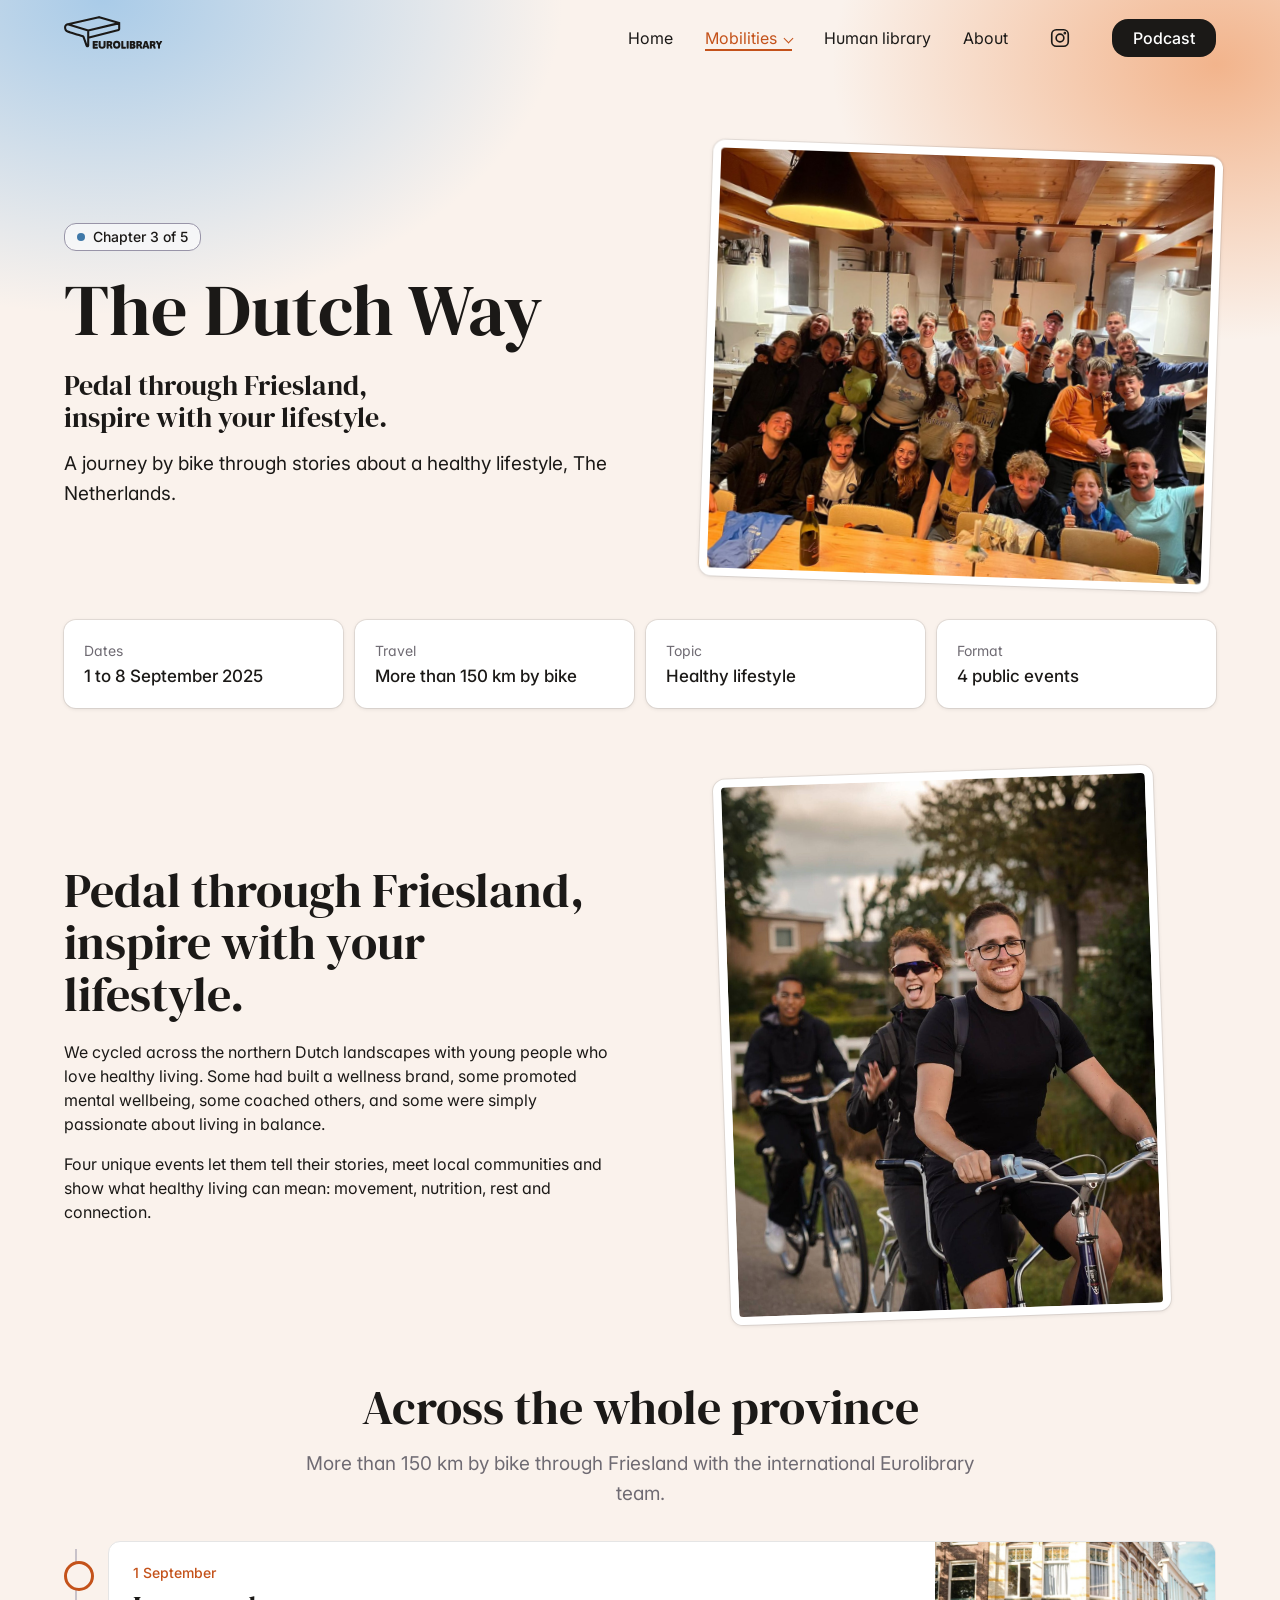
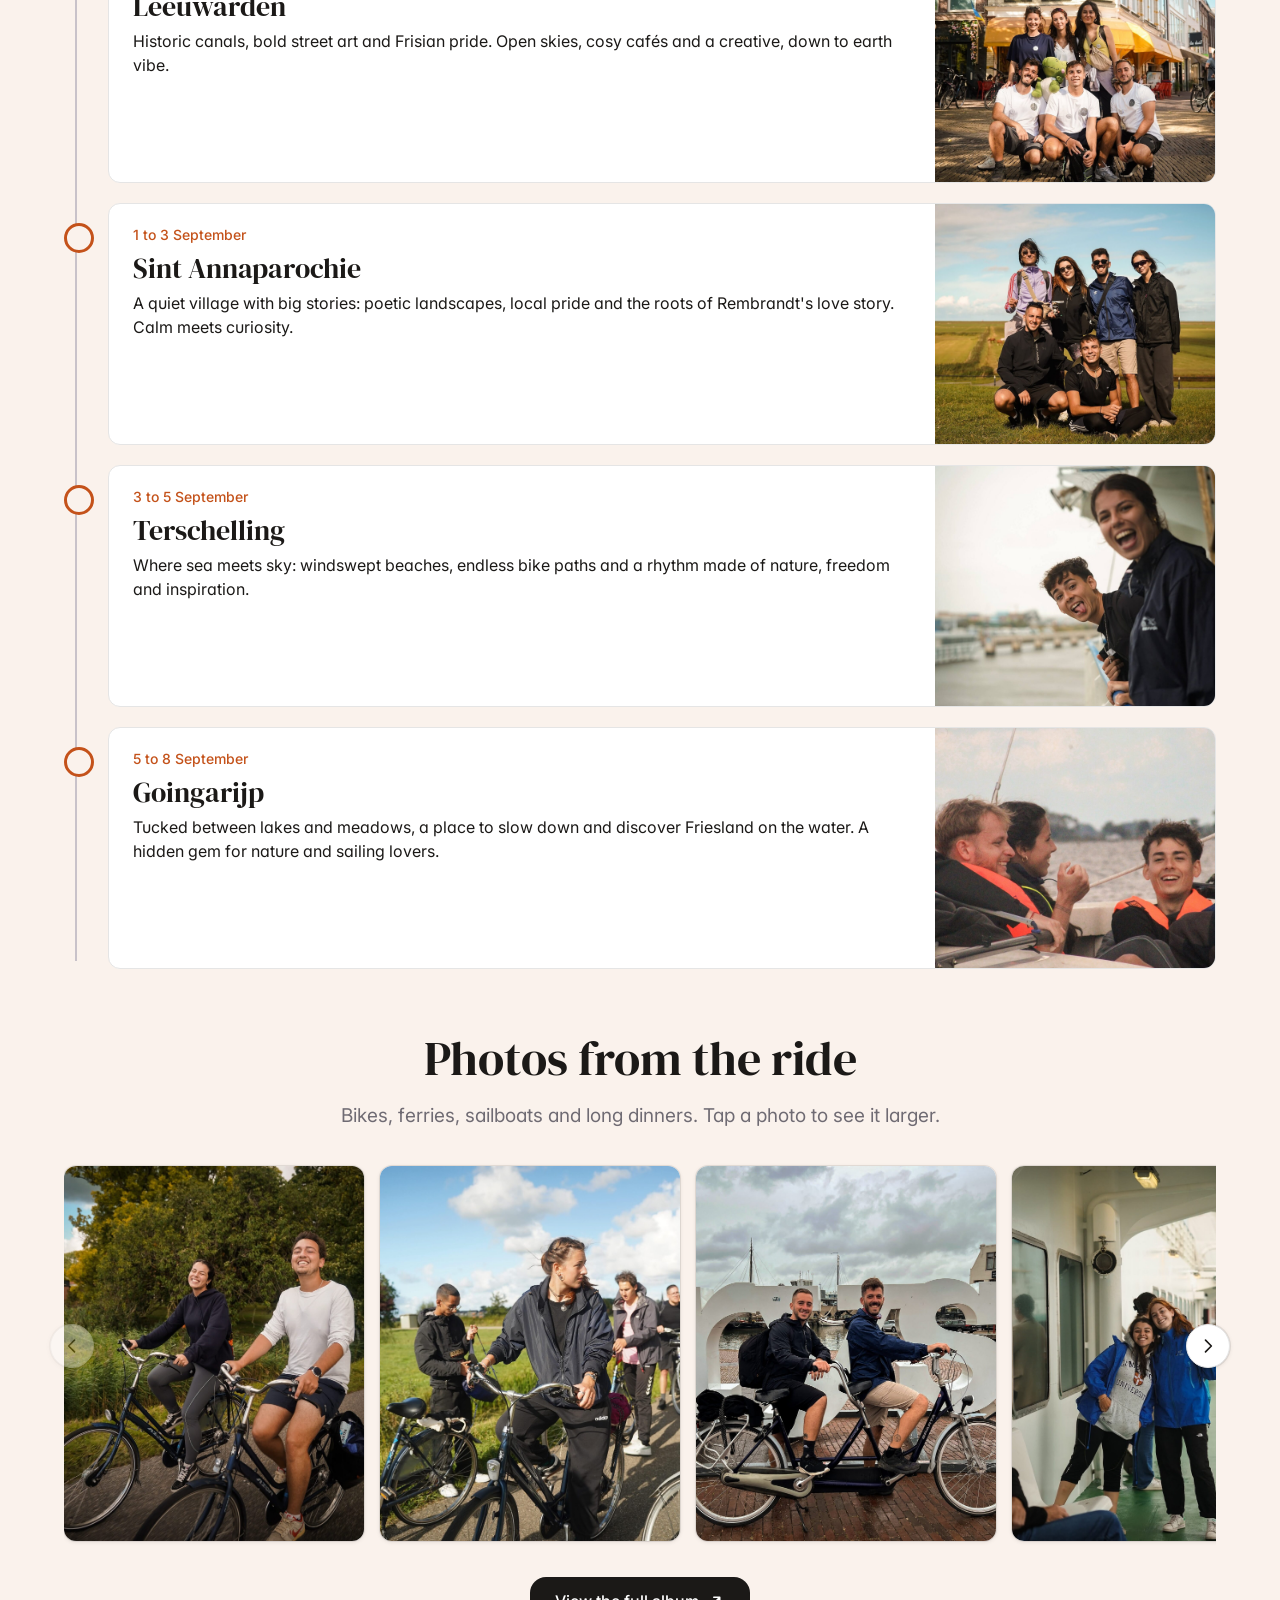
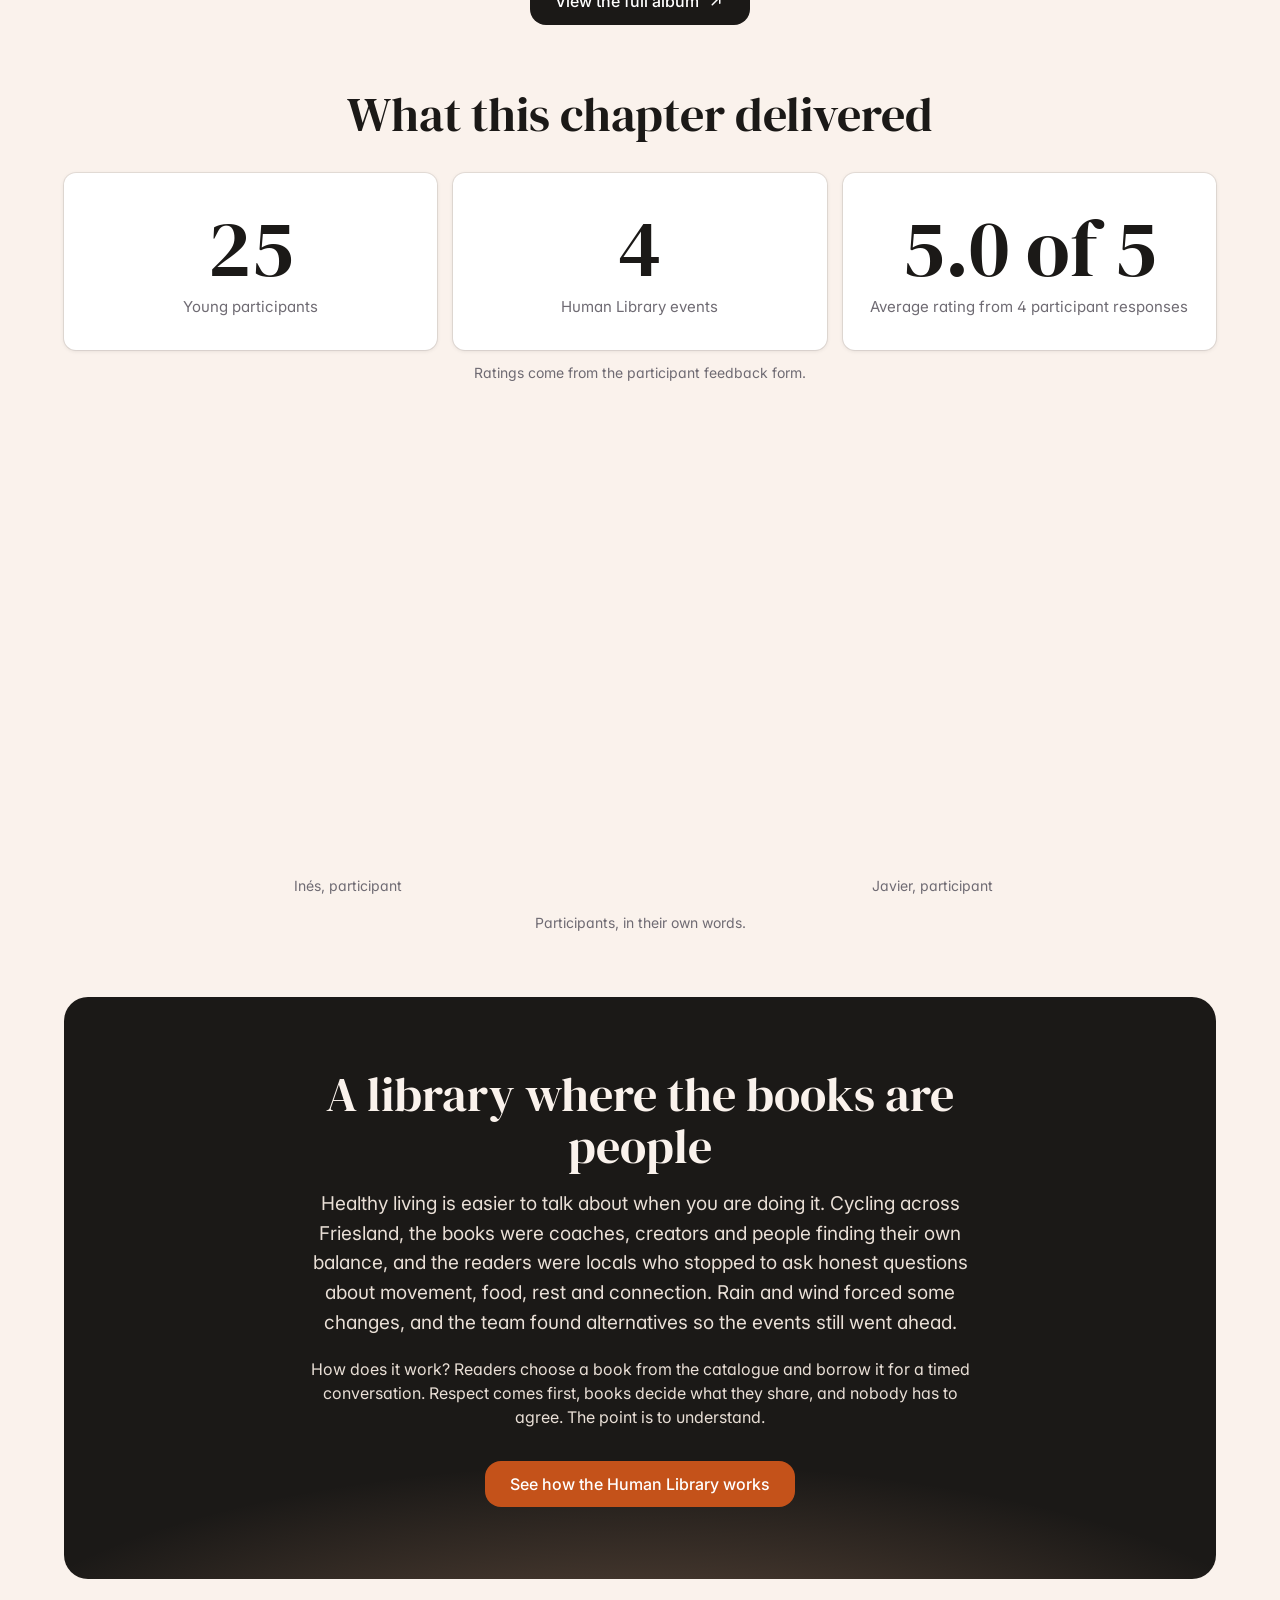
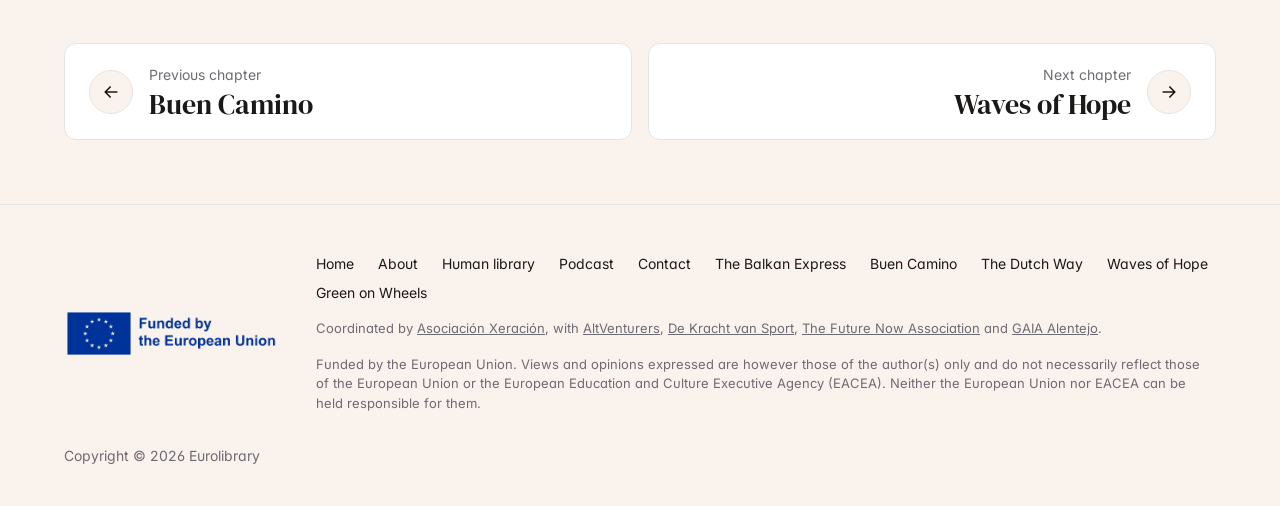
<file: netherlands.html>
<!doctype html>
<html lang="en">
<head>
<meta charset="utf-8">
<script>document.documentElement.classList.add('js')</script>
<meta name="viewport" content="width=device-width, initial-scale=1">
<meta name="theme-color" content="#faf2ec">
<title>The Dutch Way, The Netherlands | Eurolibrary</title>
<meta name="description" content="A journey by bike through stories about a healthy lifestyle in The Netherlands, 1 to 8 September 2025. Chapter 3 of the Eurolibrary Erasmus+ project.">
<link rel="canonical" href="https://eurolibrary.eu/netherlands">
<meta property="og:type" content="website">
<meta property="og:site_name" content="Eurolibrary">
<meta property="og:locale" content="en_GB">
<meta property="og:title" content="The Dutch Way, The Netherlands | Eurolibrary">
<meta property="og:description" content="A journey by bike through stories about a healthy lifestyle in The Netherlands, 1 to 8 September 2025. Chapter 3 of the Eurolibrary Erasmus+ project.">
<meta property="og:url" content="https://eurolibrary.eu/netherlands">
<meta property="og:image" content="https://eurolibrary.eu/assets/social/netherlands.jpg?v=5377dcc1">
<meta property="og:image:secure_url" content="https://eurolibrary.eu/assets/social/netherlands.jpg?v=5377dcc1">
<meta property="og:image:type" content="image/jpeg">
<meta property="og:image:width" content="1200">
<meta property="og:image:height" content="630">
<meta property="og:image:alt" content="The Dutch Way, The Netherlands | Eurolibrary: photo and title on a dark card with the Eurolibrary logo">
<meta name="twitter:card" content="summary_large_image">
<meta name="twitter:title" content="The Dutch Way, The Netherlands | Eurolibrary">
<meta name="twitter:description" content="A journey by bike through stories about a healthy lifestyle in The Netherlands, 1 to 8 September 2025. Chapter 3 of the Eurolibrary Erasmus+ project.">
<meta name="twitter:image" content="https://eurolibrary.eu/assets/social/netherlands.jpg?v=5377dcc1">
<meta name="twitter:image:alt" content="The Dutch Way, The Netherlands | Eurolibrary: photo and title on a dark card with the Eurolibrary logo">
<link rel="icon" href="assets/favicon.svg" type="image/svg+xml">
<link rel="icon" href="assets/favicon-32.png" type="image/png" sizes="32x32">
<link rel="apple-touch-icon" href="assets/apple-touch-icon.png">
<link rel="preconnect" href="https://fonts.googleapis.com">
<link rel="preconnect" href="https://fonts.gstatic.com" crossorigin>
<link href="https://fonts.googleapis.com/css2?family=DM+Serif+Display&family=Inter:wght@400;500;600&display=swap" rel="stylesheet">
<link rel="stylesheet" href="css/site.css">
<script>
  window.va = window.va || function () { (window.vaq = window.vaq || []).push(arguments); };
</script>
<script defer src="https://cdn.vercel-insights.com/v1/script.debug.js"></script>
</head>
<body>
<div class="sp" aria-hidden="true"></div>

<header class="nav" id="nav">
  <div class="wrap">
    <a href="/" aria-label="Eurolibrary home"><img src="assets/logo-ink.svg" alt="Eurolibrary"></a>
    <button class="menu-toggle" type="button" aria-expanded="false" aria-controls="menu"><span>Menu</span><span class="mt-ico" aria-hidden="true"><i></i><i></i></span></button>
    <ul id="menu">
      <li><a href="/">Home</a></li>
      <li class="dd">
        <a href="/#destinations" aria-current="page">Mobilities</a>
        <div class="dd-menu" id="dd-menu">
          <a class="mob-only" href="/#destinations">All mobilities</a>
          <a href="/bulgaria">Balkan Express, Bulgaria</a>
          <a href="/spain">Buen Camino, Spain</a>
          <a href="/netherlands" aria-current="page">The Dutch Way, Netherlands</a>
          <a href="/greece">Waves of Hope, Greece</a>
          <a href="/portugal">Green on Wheels, Portugal</a>
        </div>
      </li>
      <li><a href="/human-library">Human library</a></li>
      <li><a href="/about">About</a></li>
      <li><a class="icon-link" href="https://www.instagram.com/eurolibrary" target="_blank" rel="noopener" aria-label="Eurolibrary on Instagram"><svg viewBox="0 0 24 24" width="22" height="22" fill="none" stroke="currentColor" stroke-width="1.8" stroke-linecap="round" stroke-linejoin="round" aria-hidden="true"><rect x="3" y="3" width="18" height="18" rx="5"/><circle cx="12" cy="12" r="4.2"/><circle cx="17.3" cy="6.7" r="0.6" fill="currentColor"/></svg><span class="icon-label">Instagram</span></a></li>
      <li><a class="btn btn-dark" href="/podcast">Podcast</a></li>
    </ul>
  </div>
</header>

<main>
  <div class="page-hero split">
    <div class="wrap">
      <div>
        <span class="status-pill">Chapter 3 of 5</span>
        <h1 class="display h1">The Dutch Way</h1>
        <p class="tagline">Pedal through Friesland, inspire with your lifestyle.</p>
        <p class="lead">A journey by bike through stories about a healthy lifestyle, The Netherlands.</p>
      </div>
      <div class="polaroid"><img src="assets/photos/netherlands-hero.jpg" alt="The whole group gathered around a table, smiling at the camera"></div>
    </div>
  </div>

  <section style="padding-top:0;padding-bottom:0">
    <div class="wrap"><div class="facts"><div class="fact"><small>Dates</small><strong>1 to 8 September 2025</strong></div><div class="fact"><small>Travel</small><strong>More than 150 km by bike</strong></div><div class="fact"><small>Topic</small><strong>Healthy lifestyle</strong></div><div class="fact"><small>Format</small><strong>4 public events</strong></div></div></div>
  </section>

  <section>
    <div class="wrap two-col idea">
      <div>
        <h2 class="display h2">Pedal through Friesland, inspire with your lifestyle.</h2>
        <p>We cycled across the northern Dutch landscapes with young people who love healthy living. Some had built a wellness brand, some promoted mental wellbeing, some coached others, and some were simply passionate about living in balance.</p><p>Four unique events let them tell their stories, meet local communities and show what healthy living can mean: movement, nutrition, rest and connection.</p>
      </div>
      <div class="polaroid alt side"><img src="assets/photos/netherlands-cyclists-smiling.jpg" alt="Three participants smiling on their bikes" loading="lazy"></div>
    </div>
  </section>

  <section style="padding-top:0">
    <div class="wrap">
      <div class="section-head" style="margin-bottom:32px">
        <h2 class="display h2">Across the whole province</h2>
        <p class="lead muted">More than 150 km by bike through Friesland with the international Eurolibrary team.</p>
      </div>
      <ol class="timeline">
        <li class="stop"><div class="stop-card has-img">
          <div class="stop-body"><time>1 September</time><h3 class="display h3">Leeuwarden</h3><p>Historic canals, bold street art and Frisian pride. Open skies, cosy cafés and a creative, down to earth vibe.</p></div>
          <img src="assets/photos/netherlands-leeuwarden.jpg" alt="Participants posing together on a street in a Dutch town" loading="lazy" style="object-position:50% 55%">
        </div></li>
        <li class="stop"><div class="stop-card has-img">
          <div class="stop-body"><time>1 to 3 September</time><h3 class="display h3">Sint Annaparochie</h3><p>A quiet village with big stories: poetic landscapes, local pride and the roots of Rembrandt&#x27;s love story. Calm meets curiosity.</p></div>
          <img src="assets/photos/netherlands-annaparochie.jpg" alt="Participants crouching and smiling on a grass dike" loading="lazy" style="object-position:50% 45%">
        </div></li>
        <li class="stop"><div class="stop-card has-img">
          <div class="stop-body"><time>3 to 5 September</time><h3 class="display h3">Terschelling</h3><p>Where sea meets sky: windswept beaches, endless bike paths and a rhythm made of nature, freedom and inspiration.</p></div>
          <img src="assets/photos/netherlands-ferry.jpg" alt="Two participants laughing on the deck of a ferry" loading="lazy" style="object-position:85% 40%">
        </div></li>
        <li class="stop"><div class="stop-card has-img">
          <div class="stop-body"><time>5 to 8 September</time><h3 class="display h3">Goingarijp</h3><p>Tucked between lakes and meadows, a place to slow down and discover Friesland on the water. A hidden gem for nature and sailing lovers.</p></div>
          <img src="assets/photos/netherlands-sailors.jpg" alt="Participants laughing in life jackets on a sailing boat" loading="lazy" style="object-position:50% 80%">
        </div></li>
      </ol>
    </div>
  </section>

  <section id="photos" style="padding-top:0">
    <div class="wrap">
      <div class="section-head" style="margin-bottom:32px">
        <h2 class="display h2">Photos from the ride</h2>
        <p class="lead muted">Bikes, ferries, sailboats and long dinners. Tap a photo to see it larger.</p>
      </div>
      <div class="carousel portrait" data-carousel role="region" aria-roledescription="carousel" aria-label="Photos from the ride">
        <div class="carousel-track" tabindex="0"><figure class="slide"><button type="button" class="slide-btn" data-lightbox aria-label="Open photo: Two participants smiling as they cycle along a country path"><img src="assets/photos/netherlands-cyclists-pair.jpg" alt="Two participants smiling as they cycle along a country path" loading="lazy" style="object-position:50% 50%"></button></figure><figure class="slide"><button type="button" class="slide-btn" data-lightbox aria-label="Open photo: Cyclists riding side by side in the Frisian countryside"><img src="assets/photos/netherlands-cyclists.jpg" alt="Cyclists riding side by side in the Frisian countryside" loading="lazy" style="object-position:50% 50%"></button></figure><figure class="slide"><button type="button" class="slide-btn" data-lightbox aria-label="Open photo: Two participants on a tandem bike on the deck of a ferry"><img src="assets/photos/netherlands-tandem.jpg" alt="Two participants on a tandem bike on the deck of a ferry" loading="lazy" style="object-position:50% 50%"></button></figure><figure class="slide"><button type="button" class="slide-btn" data-lightbox aria-label="Open photo: Two participants hugging in a ferry corridor"><img src="assets/photos/netherlands-ferry-hug.jpg" alt="Two participants hugging in a ferry corridor" loading="lazy" style="object-position:50% 50%"></button></figure><figure class="slide"><button type="button" class="slide-btn" data-lightbox aria-label="Open photo: Participants chatting on a boat under a cloudy sky"><img src="assets/photos/netherlands-boat-chat.jpg" alt="Participants chatting on a boat under a cloudy sky" loading="lazy" style="object-position:50% 50%"></button></figure><figure class="slide"><button type="button" class="slide-btn" data-lightbox aria-label="Open photo: Participants sailing together on a Frisian lake"><img src="assets/photos/netherlands-sailing.jpg" alt="Participants sailing together on a Frisian lake" loading="lazy" style="object-position:50% 50%"></button></figure><figure class="slide"><button type="button" class="slide-btn" data-lightbox aria-label="Open photo: A white sailboat with a blue striped hull on a lake"><img src="assets/photos/netherlands-sailboat.jpg" alt="A white sailboat with a blue striped hull on a lake" loading="lazy" style="object-position:50% 50%"></button></figure><figure class="slide"><button type="button" class="slide-btn" data-lightbox aria-label="Open photo: A long candlelit dinner table"><img src="assets/photos/netherlands-dinner.jpg" alt="A long candlelit dinner table" loading="lazy" style="object-position:50% 50%"></button></figure><figure class="slide"><button type="button" class="slide-btn" data-lightbox aria-label="Open photo: Two cooks in aprons smiling at the camera"><img src="assets/photos/netherlands-cooks.jpg" alt="Two cooks in aprons smiling at the camera" loading="lazy" style="object-position:50% 50%"></button></figure><figure class="slide"><button type="button" class="slide-btn" data-lightbox aria-label="Open photo: Two participants in aprons asking for silence"><img src="assets/photos/netherlands-apron.jpg" alt="Two participants in aprons asking for silence" loading="lazy" style="object-position:50% 50%"></button></figure><figure class="slide"><button type="button" class="slide-btn" data-lightbox aria-label="Open photo: Participants talking around a table"><img src="assets/photos/netherlands-table.jpg" alt="Participants talking around a table" loading="lazy" style="object-position:50% 50%"></button></figure><figure class="slide"><button type="button" class="slide-btn" data-lightbox aria-label="Open photo: Two participants in conversation on the grass"><img src="assets/photos/netherlands-talk.jpg" alt="Two participants in conversation on the grass" loading="lazy" style="object-position:50% 50%"></button></figure><figure class="slide"><button type="button" class="slide-btn" data-lightbox aria-label="Open photo: Three participants laughing together on the grass"><img src="assets/photos/netherlands-grass.jpg" alt="Three participants laughing together on the grass" loading="lazy" style="object-position:50% 50%"></button></figure><figure class="slide"><button type="button" class="slide-btn" data-lightbox aria-label="Open photo: A participant pole vaulting over a canal"><img src="assets/photos/netherlands-fierljeppen.jpg" alt="A participant pole vaulting over a canal" loading="lazy" style="object-position:50% 50%"></button></figure><figure class="slide"><button type="button" class="slide-btn" data-lightbox aria-label="Open photo: Two participants smiling and hugging"><img src="assets/photos/netherlands-couple.jpg" alt="Two participants smiling and hugging" loading="lazy" style="object-position:50% 50%"></button></figure></div>
        <button type="button" class="car-btn prev" aria-label="Previous photos"><svg viewBox="0 0 24 24" width="20" height="20" fill="none" stroke="currentColor" stroke-width="2" stroke-linecap="round" stroke-linejoin="round" aria-hidden="true"><path d="M15 5l-7 7 7 7"/></svg></button>
        <button type="button" class="car-btn next" aria-label="Next photos"><svg viewBox="0 0 24 24" width="20" height="20" fill="none" stroke="currentColor" stroke-width="2" stroke-linecap="round" stroke-linejoin="round" aria-hidden="true"><path d="M9 5l7 7-7 7"/></svg></button>
      </div>
      <p class="car-album"><a class="btn btn-dark" href="https://photos.app.goo.gl/QfrxSffqHgeStmjM6" target="_blank" rel="noopener">View the full album<svg viewBox="0 0 24 24" width="18" height="18" fill="none" stroke="currentColor" stroke-width="2" stroke-linecap="round" stroke-linejoin="round" aria-hidden="true"><path d="M7 17L17 7M9 7h8v8"/></svg></a></p>
    </div>
    <div class="lightbox" id="lightbox" role="dialog" aria-modal="true" aria-label="Photo viewer" hidden>
      <button type="button" class="lb-close" aria-label="Close photo viewer">×</button>
      <button type="button" class="lb-nav lb-prev" aria-label="Previous photo"><svg viewBox="0 0 24 24" width="20" height="20" fill="none" stroke="currentColor" stroke-width="2" stroke-linecap="round" stroke-linejoin="round" aria-hidden="true"><path d="M15 5l-7 7 7 7"/></svg></button>
      <figure class="lb-fig"><img alt=""><figcaption></figcaption></figure>
      <button type="button" class="lb-nav lb-next" aria-label="Next photo"><svg viewBox="0 0 24 24" width="20" height="20" fill="none" stroke="currentColor" stroke-width="2" stroke-linecap="round" stroke-linejoin="round" aria-hidden="true"><path d="M9 5l7 7-7 7"/></svg></button>
    </div>
  </section>

  <section id="results" style="padding-top:0">
    <div class="wrap">
      <div class="section-head" style="margin-bottom:32px">
        <h2 class="display h2">What this chapter delivered</h2>
      </div>
      <div class="counters" style="margin:0"><div class="counter"><b>25</b><span>Young participants</span></div><div class="counter"><b>4</b><span>Human Library events</span></div><div class="counter"><b>5.0 of 5</b><span>Average rating from 4 participant responses</span></div></div>
      <p class="form-note" style="text-align:center;margin-top:12px">Ratings come from the participant feedback form.</p>
      <div class="two-col" style="margin-top:32px"><div><h3 class="display h3">What worked</h3><ul class="checklist"><li>Four public events held along the whole route through Friesland.</li><li>The rides through the landscape, the sailing, the ferry and the evenings together.</li></ul></div><div><h3 class="display h3">What we learned</h3><ul class="checklist learn"><li>Rain and wind complicated the logistics. The team found alternatives that kept participants safe and the events impactful.</li><li>Participants asked for better food and a larger travel allowance, and suggested announcing public events in advance so more people stop to listen.</li></ul></div></div>
      <div class="quotes" style="--n:2"><figure><blockquote>That I can do more than I think I am capable of, and that my body is stronger than I thought.</blockquote><figcaption>Inés, participant</figcaption></figure><figure><blockquote>I will remember the ferry adventure and the nights dancing.</blockquote><figcaption>Javier, participant</figcaption></figure><small>Participants, in their own words.</small></div>
    </div>
  </section>
  <section style="padding-top:0">
    <div class="wrap">
      <div class="join">
        <h2 class="display h2">A library where the books are people</h2>
        <p class="lead hl-text">Healthy living is easier to talk about when you are doing it. Cycling across Friesland, the books were coaches, creators and people finding their own balance, and the readers were locals who stopped to ask honest questions about movement, food, rest and connection. Rain and wind forced some changes, and the team found alternatives so the events still went ahead.</p>
        <p class="hl-text">How does it work? Readers choose a book from the catalogue and borrow it for a timed conversation. Respect comes first, books decide what they share, and nobody has to agree. The point is to understand.</p>
        <a class="btn btn-primary" href="/human-library">See how the Human Library works</a>
      </div>
    </div>
  </section>

  <section style="padding-top:0">
    <div class="wrap"><div class="pager"><a class="prev" href="/spain"><span class="arrow"><svg viewBox="0 0 24 24" width="20" height="20" fill="none" stroke="currentColor" stroke-width="2" stroke-linecap="round" stroke-linejoin="round" aria-hidden="true"><path d="M19 12H5M11 6l-6 6 6 6"/></svg></span><span class="txt"><small>Previous chapter</small><strong>Buen Camino</strong></span></a><a class="next" href="/greece"><span class="txt"><small>Next chapter</small><strong>Waves of Hope</strong></span><span class="arrow"><svg viewBox="0 0 24 24" width="20" height="20" fill="none" stroke="currentColor" stroke-width="2" stroke-linecap="round" stroke-linejoin="round" aria-hidden="true"><path d="M5 12h14M13 6l6 6-6 6"/></svg></span></a></div></div>
  </section>
</main>

<footer>
  <div class="wrap">
    <img class="eu" src="assets/eu-funded-blue.png" alt="Funded by the European Union">
    <div class="meta">
      <ul class="links"><li><a href="/">Home</a></li><li><a href="/about">About</a></li><li><a href="/human-library">Human library</a></li><li><a href="/podcast">Podcast</a></li><li><a href="/about#contact">Contact</a></li><li><a href="/bulgaria">The Balkan Express</a></li><li><a href="/spain">Buen Camino</a></li><li><a href="/netherlands">The Dutch Way</a></li><li><a href="/greece">Waves of Hope</a></li><li><a href="/portugal">Green on Wheels</a></li></ul>
      <p class="partners-line">Coordinated by <a href="https://xeracion.org">Asociación Xeración</a>, with <a href="https://altventurers.com/">AltVenturers</a>, <a href="https://www.dekrachtvansport.nl/">De Kracht van Sport</a>, <a href="https://tfn-bg.com/">The Future Now Association</a> and <a href="https://gaiaalentejo.wordpress.com/english/">GAIA Alentejo</a>.</p>
      <p>Funded by the European Union. Views and opinions expressed are however those of the author(s) only and do not necessarily reflect those of the European Union or the European Education and Culture Executive Agency (EACEA). Neither the European Union nor EACEA can be held responsible for them.</p>
    </div>
    <p class="copy">Copyright © 2026 Eurolibrary</p>
  </div>
</footer>

<script>
  var nav=document.getElementById('nav'),t=nav.querySelector('.menu-toggle'),mq=matchMedia('(max-width: 960px)');
  function setMenu(o){nav.classList.toggle('open',o);t.setAttribute('aria-expanded',o);document.body.classList.toggle('menu-open',o)}
  t.addEventListener('click',function(){setMenu(!nav.classList.contains('open'))});
  nav.addEventListener('click',function(e){if(e.target===nav)setMenu(false)});
  document.addEventListener('keydown',function(e){if(e.key==='Escape'&&nav.classList.contains('open')){setMenu(false);t.focus()}});
  [].forEach.call(nav.querySelectorAll('#menu a'),function(a){a.addEventListener('click',function(e){
    var dd=a.parentNode.classList.contains('dd')&&a.parentNode.firstElementChild===a;
    if(dd&&mq.matches){e.preventDefault();var o=a.parentNode.classList.toggle('exp');a.setAttribute('aria-expanded',o);return}
    if(mq.matches)setMenu(false);
  })});
  var ddl=nav.querySelector('.dd>a');
  if(ddl){ddl.setAttribute('aria-haspopup','true');ddl.setAttribute('aria-expanded','false');if(ddl.hasAttribute('aria-current')){ddl.parentNode.classList.add('exp');ddl.setAttribute('aria-expanded','true')}}
  (mq.addEventListener?mq.addEventListener.bind(mq,'change'):mq.addListener.bind(mq))(function(e){if(!e.matches)setMenu(false)});
  if(!matchMedia('(prefers-reduced-motion: reduce)').matches&&'IntersectionObserver' in window){
    var io=new IntersectionObserver(function(es){es.forEach(function(e){
      if(!e.isIntersecting)return;io.unobserve(e.target);
      var el=e.target,to=+el.dataset.to,p=el.dataset.prefix||'',x=el.dataset.suffix||'',s=performance.now();
      (function f(n){var k=Math.min((n-s)/1500,1);el.textContent=p+Math.round(to*k).toLocaleString('en-GB')+x;if(k<1)requestAnimationFrame(f)})(s);
    })},{threshold:.6});
    document.querySelectorAll('[data-to]').forEach(function(el){io.observe(el)});
  }
  var form=document.getElementById('contact-form');
  if(form){
    form.addEventListener('submit',function(ev){
      ev.preventDefault();
      var n=document.getElementById('f-name').value.trim(),m=document.getElementById('f-email').value.trim(),b=document.getElementById('f-msg').value.trim();
      var body=encodeURIComponent(b+'\n\n'+n+(m?' ('+m+')':''));
      var note=document.getElementById('form-status');
      note.textContent='Your email app should open with the message ready. If it does not, write to info@xeracion.org.';
      window.location.href='mailto:info@xeracion.org?subject='+encodeURIComponent('Message from the Eurolibrary website')+'&body='+body;
    });
    var cp=document.getElementById('copy-email');
    if(cp){cp.addEventListener('click',function(){
      var done=function(){cp.textContent='Copied'};
      if(navigator.clipboard&&navigator.clipboard.writeText){navigator.clipboard.writeText('info@xeracion.org').then(done,function(){});}
    })}
  }
  (function(){
    var car=document.querySelector('[data-carousel]');
    if(!car)return;
    var track=car.querySelector('.carousel-track'),prev=car.querySelector('.prev'),next=car.querySelector('.next');
    function upd(){prev.disabled=track.scrollLeft<=2;next.disabled=track.scrollLeft+track.clientWidth>=track.scrollWidth-2}
    function step(d){track.scrollBy({left:d*Math.max(track.clientWidth*0.8,260),behavior:'smooth'})}
    prev.addEventListener('click',function(){step(-1)});
    next.addEventListener('click',function(){step(1)});
    track.addEventListener('scroll',upd,{passive:true});
    window.addEventListener('resize',upd);
    track.addEventListener('keydown',function(e){if(e.key==='ArrowRight'){e.preventDefault();step(1)}if(e.key==='ArrowLeft'){e.preventDefault();step(-1)}});
    upd();
    var lb=document.getElementById('lightbox'),btns=[].slice.call(car.querySelectorAll('[data-lightbox]'));
    var img=lb.querySelector('.lb-fig img'),cap=lb.querySelector('figcaption'),cur=0,opener=null;
    var ctrls=[lb.querySelector('.lb-close'),lb.querySelector('.lb-prev'),lb.querySelector('.lb-next')];
    function show(i){
      cur=(i+btns.length)%btns.length;
      var im=btns[cur].querySelector('img');
      img.src=im.currentSrc||im.src;img.alt=im.alt;
      cap.textContent=(cur+1)+' / '+btns.length;
    }
    function open(i){opener=btns[i];show(i);lb.hidden=false;document.body.style.overflow='hidden';ctrls[0].focus()}
    function close(){lb.hidden=true;document.body.style.overflow='';if(opener)opener.focus()}
    btns.forEach(function(b,i){b.addEventListener('click',function(){open(i)})});
    ctrls[0].addEventListener('click',close);
    ctrls[1].addEventListener('click',function(){show(cur-1)});
    ctrls[2].addEventListener('click',function(){show(cur+1)});
    lb.addEventListener('click',function(e){if(e.target===lb||e.target.classList.contains('lb-fig'))close()});
    document.addEventListener('keydown',function(e){
      if(lb.hidden)return;
      if(e.key==='Escape')close();
      else if(e.key==='ArrowLeft')show(cur-1);
      else if(e.key==='ArrowRight')show(cur+1);
      else if(e.key==='Tab'){
        var i=ctrls.indexOf(document.activeElement);
        e.preventDefault();
        ctrls[(i+(e.shiftKey?-1:1)+ctrls.length)%ctrls.length].focus();
      }
    });
    var x0=null;
    lb.addEventListener('touchstart',function(e){x0=e.touches[0].clientX},{passive:true});
    lb.addEventListener('touchend',function(e){
      if(x0===null)return;
      var dx=e.changedTouches[0].clientX-x0;x0=null;
      if(Math.abs(dx)>50)show(cur+(dx<0?1:-1));
    });
  })();
</script>
<script>
(function(){
  var calm=matchMedia('(prefers-reduced-motion: reduce)').matches;
  /* barra de progreso de lectura */
  var sp=document.querySelector('.sp');
  if(sp&&!calm){
    var tick=false;
    function prog(){var h=document.documentElement.scrollHeight-innerHeight;sp.style.setProperty('--p',h>0?Math.min(1,scrollY/h):0);tick=false}
    addEventListener('scroll',function(){if(!tick){tick=true;requestAnimationFrame(prog)}},{passive:true});prog();
  }
  if(calm||!('IntersectionObserver' in window))return;
  /* aparición al hacer scroll */
  var sel='.section-head,.card,.ticket,.pillar,.fact,.stop,.counter,.polaroid,.join,.ep,.hb-card,.photo-row figure,.carousel,.rule,.role,.zone,.cl-group,.faq,.pod-player,.pager>*,.grid-3>*,.quotes blockquote,.voices>*,.two-col>*,.timeline-years li,.pod-tools,.builder,.stepper,.timer';
  var els=[].slice.call(document.querySelectorAll('main '+sel.split(',').join(',main '))).filter(function(el){
    return !el.closest('.hero,.page-hero')&&!el.closest('.rv');
  });
  var io=new IntersectionObserver(function(es){es.forEach(function(e){
    if(e.isIntersecting){e.target.classList.add('in');io.unobserve(e.target)}
  })},{threshold:.12,rootMargin:'0px 0px -6% 0px'});
  els.forEach(function(el){
    var sib=[].slice.call(el.parentNode.children).filter(function(c){return els.indexOf(c)>-1});
    el.style.setProperty('--d',Math.min(sib.indexOf(el),5)*80+'ms');
    el.classList.add('rv');io.observe(el);
  });
  /* las imágenes con carga diferida aparecen con un fundido */
  [].slice.call(document.querySelectorAll('main img[loading="lazy"]')).forEach(function(im){
    if(im.complete&&im.naturalWidth)return;
    im.classList.add('fd');
    var ok=function(){im.classList.add('ld')};
    im.addEventListener('load',ok);im.addEventListener('error',ok);
  });
})();
</script>
</body>
</html>
</file>
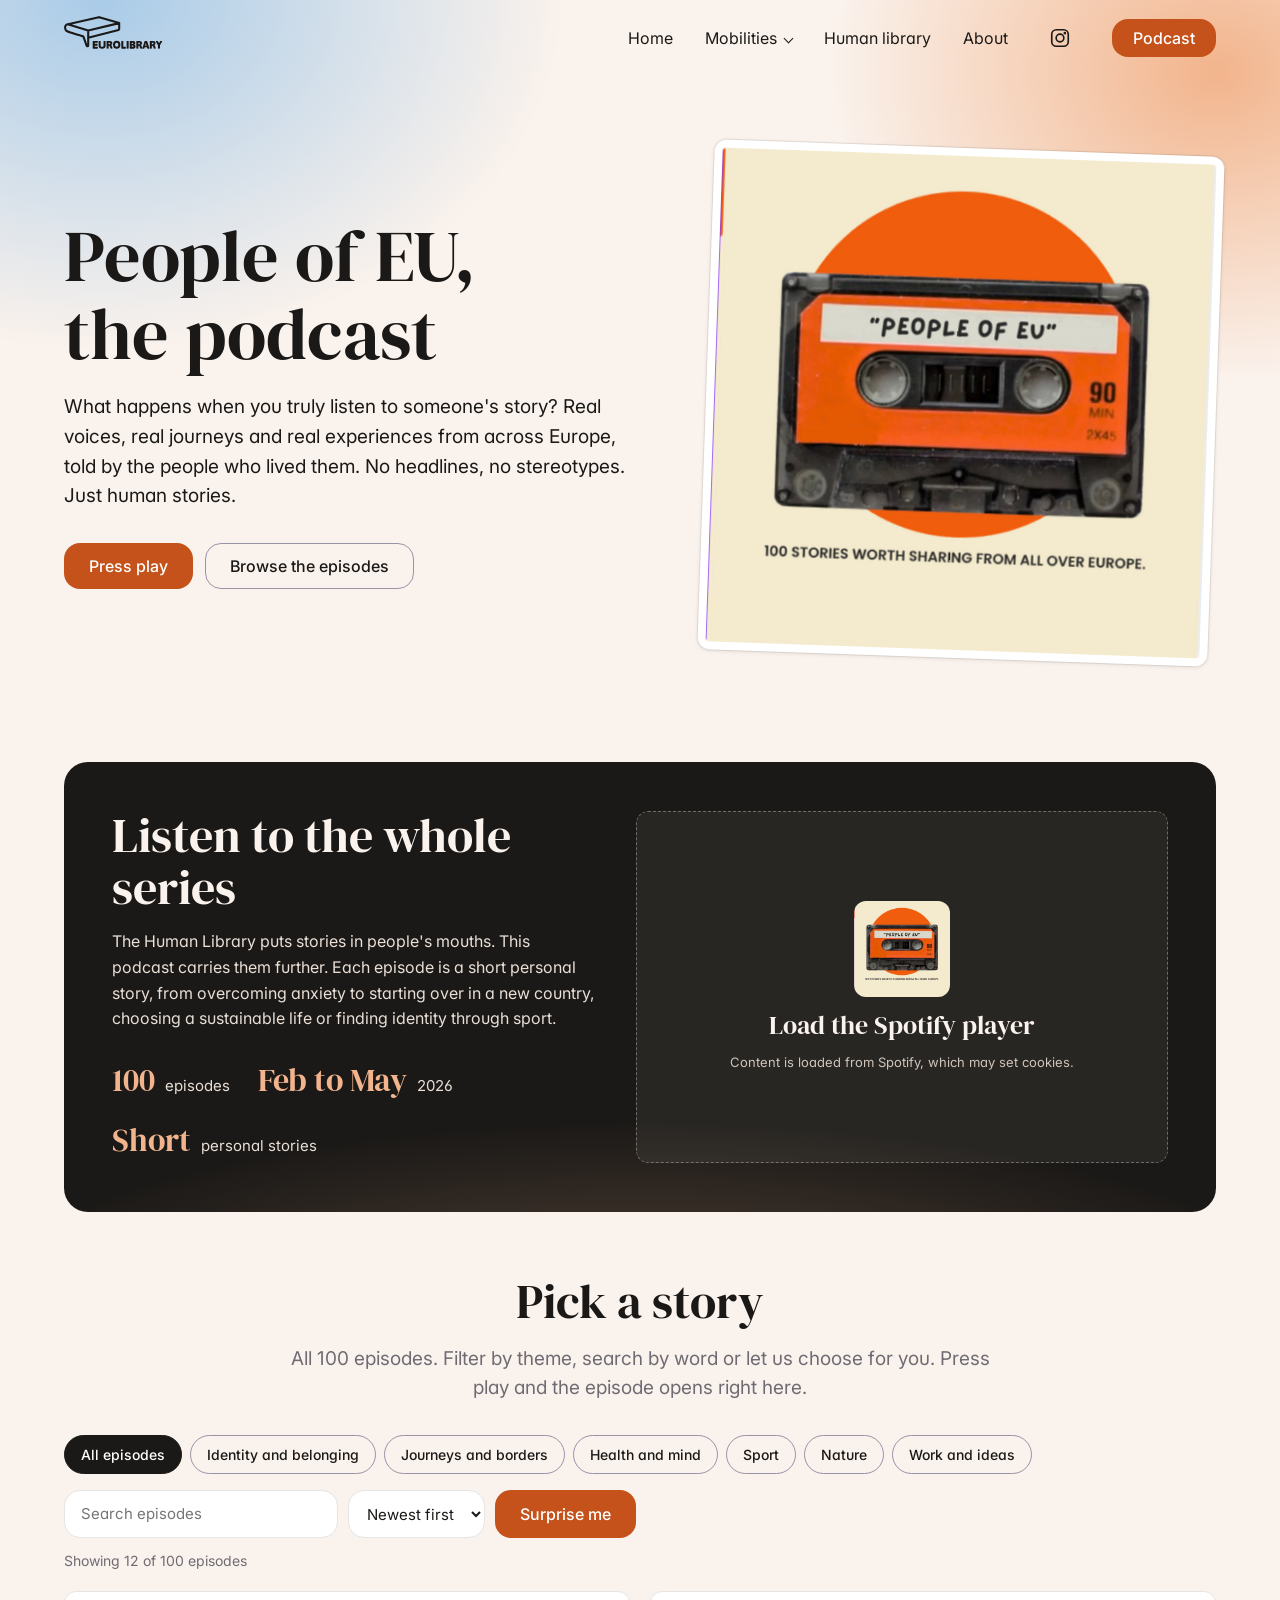
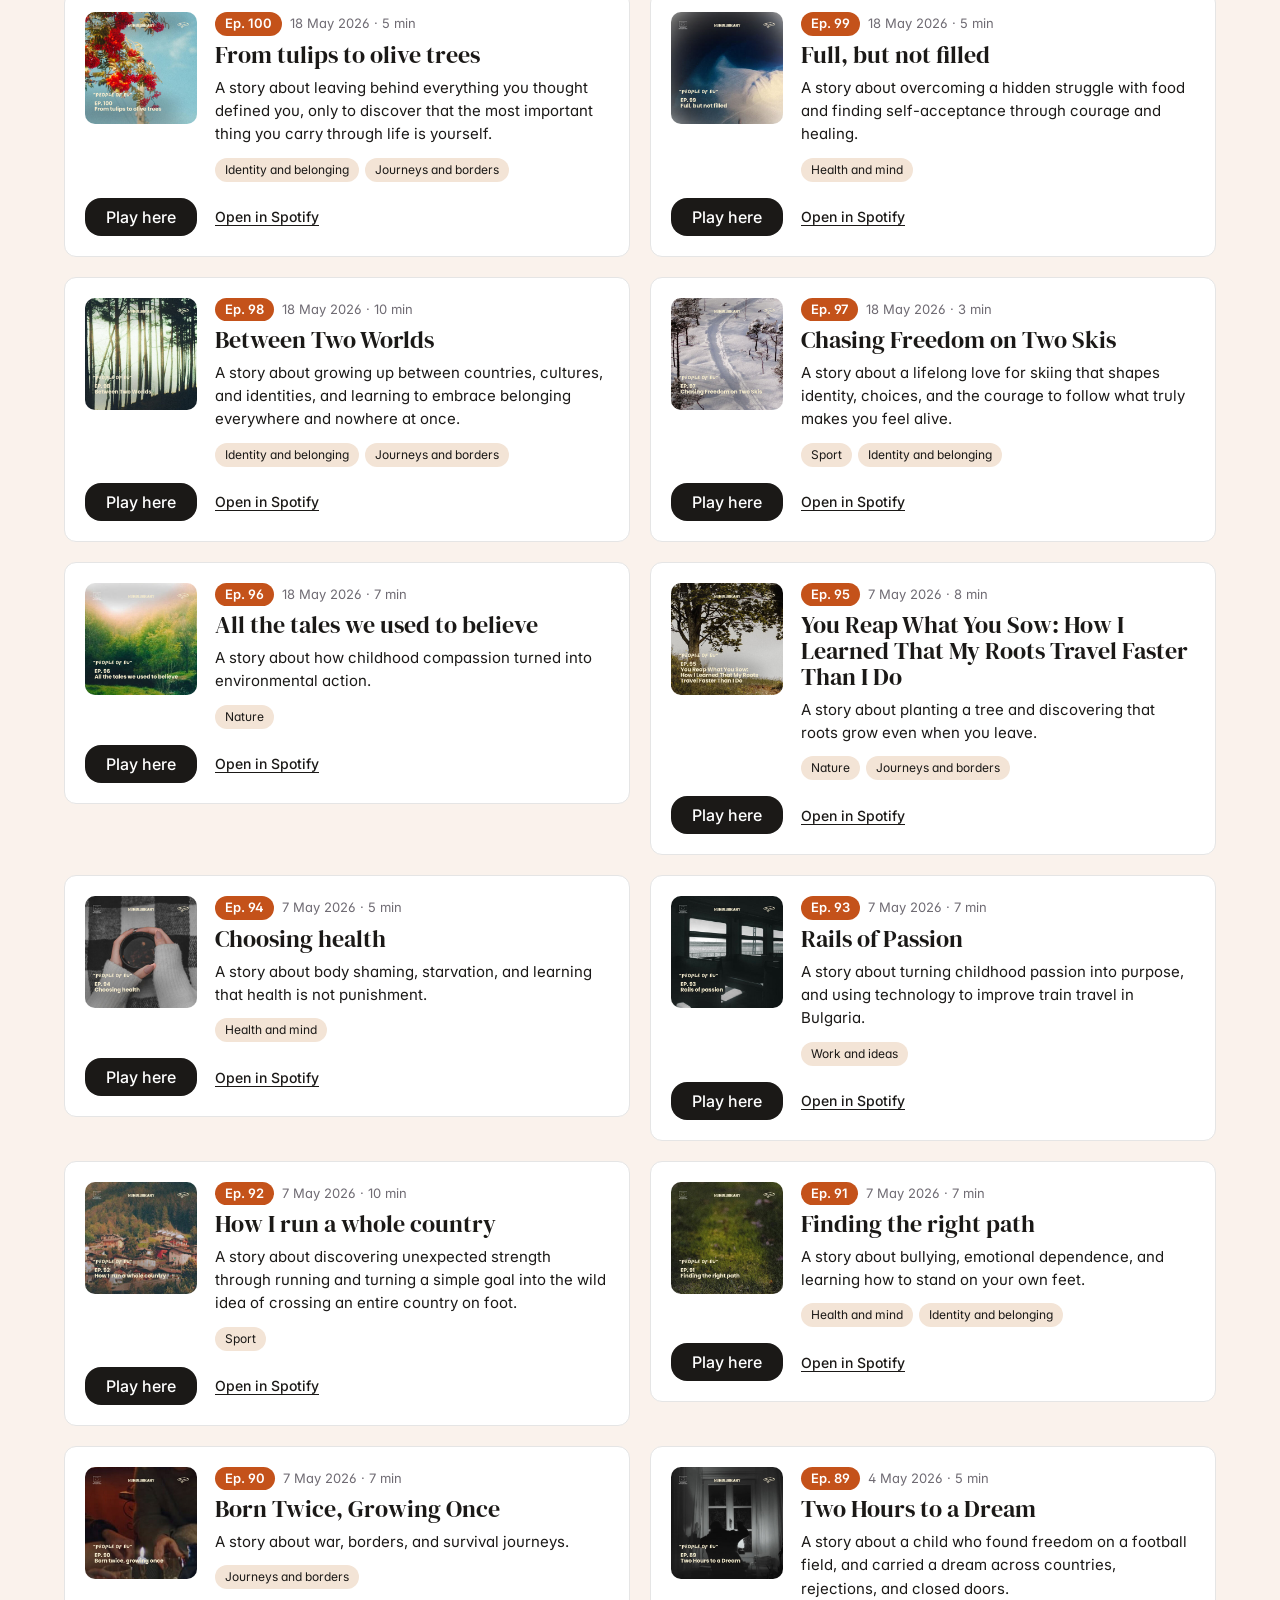
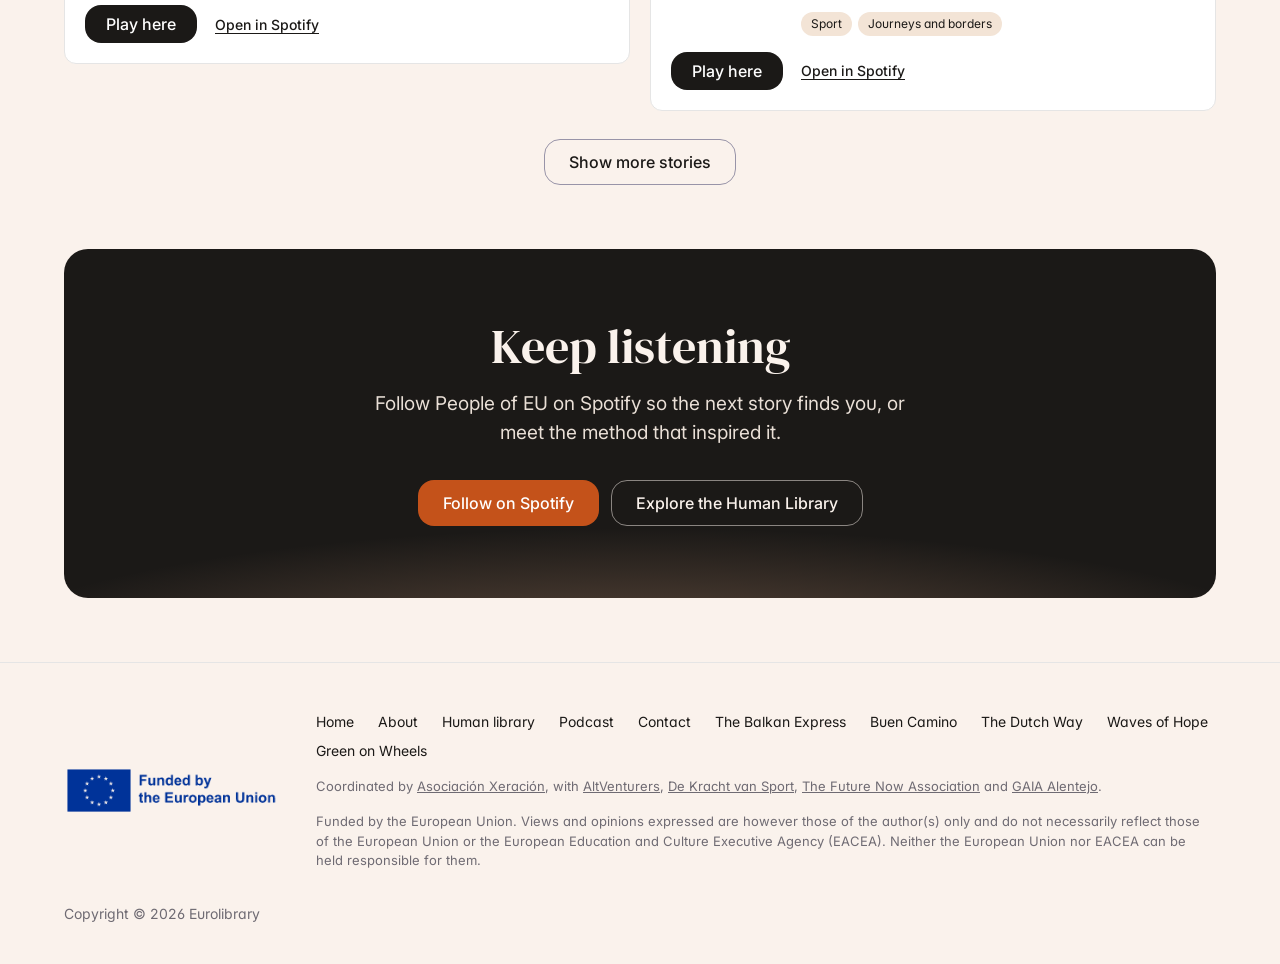
<file: podcast.html>
<!doctype html>
<html lang="en">
<head>
<meta charset="utf-8">
<script>document.documentElement.classList.add('js')</script>
<meta name="viewport" content="width=device-width, initial-scale=1">
<meta name="theme-color" content="#faf2ec">
<title>People of EU, the podcast | Eurolibrary</title>
<meta name="description" content="Short personal stories from across Europe, told by the people who lived them. Listen to every episode of People of EU, the Eurolibrary podcast, right here.">
<link rel="canonical" href="https://eurolibrary.eu/podcast">
<meta property="og:type" content="website">
<meta property="og:site_name" content="Eurolibrary">
<meta property="og:locale" content="en_GB">
<meta property="og:title" content="People of EU, the podcast | Eurolibrary">
<meta property="og:description" content="Short personal stories from across Europe, told by the people who lived them. Listen to every episode of People of EU, the Eurolibrary podcast, right here.">
<meta property="og:url" content="https://eurolibrary.eu/podcast">
<meta property="og:image" content="https://eurolibrary.eu/assets/social/podcast.jpg?v=e87393d8">
<meta property="og:image:secure_url" content="https://eurolibrary.eu/assets/social/podcast.jpg?v=e87393d8">
<meta property="og:image:type" content="image/jpeg">
<meta property="og:image:width" content="1200">
<meta property="og:image:height" content="630">
<meta property="og:image:alt" content="People of EU, the podcast | Eurolibrary: photo and title on a dark card with the Eurolibrary logo">
<meta name="twitter:card" content="summary_large_image">
<meta name="twitter:title" content="People of EU, the podcast | Eurolibrary">
<meta name="twitter:description" content="Short personal stories from across Europe, told by the people who lived them. Listen to every episode of People of EU, the Eurolibrary podcast, right here.">
<meta name="twitter:image" content="https://eurolibrary.eu/assets/social/podcast.jpg?v=e87393d8">
<meta name="twitter:image:alt" content="People of EU, the podcast | Eurolibrary: photo and title on a dark card with the Eurolibrary logo">
<link rel="icon" href="assets/favicon.svg" type="image/svg+xml">
<link rel="icon" href="assets/favicon-32.png" type="image/png" sizes="32x32">
<link rel="apple-touch-icon" href="assets/apple-touch-icon.png">
<link rel="preconnect" href="https://fonts.googleapis.com">
<link rel="preconnect" href="https://fonts.gstatic.com" crossorigin>
<link href="https://fonts.googleapis.com/css2?family=DM+Serif+Display&family=Inter:wght@400;500;600&display=swap" rel="stylesheet">
<link rel="stylesheet" href="css/site.css">
<script>
  window.va = window.va || function () { (window.vaq = window.vaq || []).push(arguments); };
</script>
<script defer src="https://cdn.vercel-insights.com/v1/script.debug.js"></script>
</head>
<body>
<div class="sp" aria-hidden="true"></div>

<header class="nav" id="nav">
  <div class="wrap">
    <a href="/" aria-label="Eurolibrary home"><img src="assets/logo-ink.svg" alt="Eurolibrary"></a>
    <button class="menu-toggle" type="button" aria-expanded="false" aria-controls="menu"><span>Menu</span><span class="mt-ico" aria-hidden="true"><i></i><i></i></span></button>
    <ul id="menu">
      <li><a href="/">Home</a></li>
      <li class="dd">
        <a href="/#destinations">Mobilities</a>
        <div class="dd-menu" id="dd-menu">
          <a class="mob-only" href="/#destinations">All mobilities</a>
          <a href="/bulgaria">Balkan Express, Bulgaria</a>
          <a href="/spain">Buen Camino, Spain</a>
          <a href="/netherlands">The Dutch Way, Netherlands</a>
          <a href="/greece">Waves of Hope, Greece</a>
          <a href="/portugal">Green on Wheels, Portugal</a>
        </div>
      </li>
      <li><a href="/human-library">Human library</a></li>
      <li><a href="/about">About</a></li>
      <li><a class="icon-link" href="https://www.instagram.com/eurolibrary" target="_blank" rel="noopener" aria-label="Eurolibrary on Instagram"><svg viewBox="0 0 24 24" width="22" height="22" fill="none" stroke="currentColor" stroke-width="1.8" stroke-linecap="round" stroke-linejoin="round" aria-hidden="true"><rect x="3" y="3" width="18" height="18" rx="5"/><circle cx="12" cy="12" r="4.2"/><circle cx="17.3" cy="6.7" r="0.6" fill="currentColor"/></svg><span class="icon-label">Instagram</span></a></li>
      <li><a class="btn btn-dark" href="/podcast" aria-current="page">Podcast</a></li>
    </ul>
  </div>
</header>

<main>
  <div class="page-hero split">
    <div class="wrap">
      <div>
        <h1 class="display h1">People of EU, the podcast</h1>
        <p class="lead">What happens when you truly listen to someone's story? Real voices, real journeys and real experiences from across Europe, told by the people who lived them. No headlines, no stereotypes. Just human stories.</p>
        <div class="cta">
          <a class="btn btn-primary" href="#player">Press play</a>
          <a class="btn btn-ghost" href="#episodes">Browse the episodes</a>
        </div>
      </div>
      <div class="polaroid"><img src="assets/podcast/show.jpg" alt="People of EU podcast cover: an orange cassette tape and the words 100 stories worth sharing from all over Europe" style="aspect-ratio:1/1"></div>
    </div>
  </div>

  <section id="player" style="padding-top:32px">
    <div class="wrap">
      <div class="pod-player">
        <div class="pod-copy">
          <h2 class="display h2">Listen to the whole series</h2>
          <p>The Human Library puts stories in people's mouths. This podcast carries them further. Each episode is a short personal story, from overcoming anxiety to starting over in a new country, choosing a sustainable life or finding identity through sport.</p>
          <ul class="pod-facts">
            <li><strong>100</strong> episodes</li>
            <li><strong>Feb to May</strong> 2026</li>
            <li><strong>Short</strong> personal stories</li>
          </ul>
        </div>
        <div class="pod-embed" id="show-embed">
          <button class="pod-load" type="button" data-src="https://open.spotify.com/embed/show/1WtlYaA3IX5eSzW3NonMTU?utm_source=generator">
            <img src="assets/podcast/show.jpg" alt="" width="96" height="96">
            <span class="display">Load the Spotify player</span>
            <small>Content is loaded from Spotify, which may set cookies.</small>
          </button>
        </div>
      </div>
    </div>
  </section>

  <section id="episodes" style="padding-top:0">
    <div class="wrap">
      <div class="section-head" style="margin-bottom:32px">
        <h2 class="display h2">Pick a story</h2>
        <p class="lead muted">All 100 episodes. Filter by theme, search by word or let us choose for you. Press play and the episode opens right here.</p>
      </div>
      <div class="pod-tools">
        <div class="chips" role="group" aria-label="Filter by theme"><button class="chip" type="button" data-tag="all" aria-pressed="true">All episodes</button><button class="chip" type="button" data-tag="identity" aria-pressed="false">Identity and belonging</button><button class="chip" type="button" data-tag="journeys" aria-pressed="false">Journeys and borders</button><button class="chip" type="button" data-tag="health" aria-pressed="false">Health and mind</button><button class="chip" type="button" data-tag="sport" aria-pressed="false">Sport</button><button class="chip" type="button" data-tag="nature" aria-pressed="false">Nature</button><button class="chip" type="button" data-tag="work" aria-pressed="false">Work and ideas</button></div>
        <div class="pod-find">
          <label class="sr" for="pod-search">Search episodes</label>
          <input id="pod-search" type="search" placeholder="Search episodes" autocomplete="off">
          <label class="sr" for="pod-sort">Sort</label>
          <select id="pod-sort"><option value="new">Newest first</option><option value="old">Oldest first</option></select>
          <button class="btn btn-primary" type="button" id="pod-random">Surprise me</button>
        </div>
      </div>
      <p class="pod-count" id="pod-count" aria-live="polite">Showing 100 of 100 episodes</p>
      <div class="ep-grid" id="ep-grid">
        <article class="ep" id="ep-59ee9d65" data-i="0" data-date="2026-05-18" data-tags="identity journeys" data-audio="https://anchor.fm/s/10f4bf978/podcast/play/120191490/https%3A%2F%2Fd3ctxlq1ktw2nl.cloudfront.net%2Fstaging%2F2026-4-18%2F424422166-44100-2-c0ceabde97a0e.m4a" data-search="from tulips to olive trees a story about leaving behind everything you thought defined you, only to discover that the most important thing you carry through life is yourself. identity and belonging journeys and borders">
          <div class="ep-main">
            <img src="assets/podcast/ep/59ee9d65.jpg" alt="" width="112" height="112" loading="lazy">
            <div class="ep-body">
              <p class="ep-meta"><span class="ep-no">Ep. 100</span>18 May 2026 · 5 min</p>
              <h3 class="display h3">From tulips to olive trees</h3>
              <p>A story about leaving behind everything you thought defined you, only to discover that the most important thing you carry through life is yourself.</p>
              <p class="ep-tags"><span>Identity and belonging</span><span>Journeys and borders</span></p>
            </div>
          </div>
          <div class="ep-actions">
            <button class="btn btn-dark ep-play" type="button" aria-expanded="false">Play here</button>
            <a class="ep-link" href="https://open.spotify.com/episode/5xO0poKtNFYFQ6DRtZzGmY" target="_blank" rel="noopener">Open in Spotify</a>
          </div>
          <div class="ep-embed" hidden></div>
        </article>
        <article class="ep" id="ep-cc7863d4" data-i="1" data-date="2026-05-18" data-tags="health" data-audio="https://anchor.fm/s/10f4bf978/podcast/play/120191452/https%3A%2F%2Fd3ctxlq1ktw2nl.cloudfront.net%2Fstaging%2F2026-4-18%2F424422103-44100-2-aecbe8f052eeb.m4a" data-search="full, but not filled a story about overcoming a hidden struggle with food and finding self-acceptance through courage and healing. health and mind">
          <div class="ep-main">
            <img src="assets/podcast/ep/cc7863d4.jpg" alt="" width="112" height="112" loading="lazy">
            <div class="ep-body">
              <p class="ep-meta"><span class="ep-no">Ep. 99</span>18 May 2026 · 5 min</p>
              <h3 class="display h3">Full, but not filled</h3>
              <p>A story about overcoming a hidden struggle with food and finding self-acceptance through courage and healing.</p>
              <p class="ep-tags"><span>Health and mind</span></p>
            </div>
          </div>
          <div class="ep-actions">
            <button class="btn btn-dark ep-play" type="button" aria-expanded="false">Play here</button>
            <a class="ep-link" href="https://open.spotify.com/episode/0kMWU6A3GgwhhdLj7ysnvX" target="_blank" rel="noopener">Open in Spotify</a>
          </div>
          <div class="ep-embed" hidden></div>
        </article>
        <article class="ep" id="ep-8b8f07a0" data-i="2" data-date="2026-05-18" data-tags="identity journeys" data-audio="https://anchor.fm/s/10f4bf978/podcast/play/120191337/https%3A%2F%2Fd3ctxlq1ktw2nl.cloudfront.net%2Fstaging%2F2026-4-18%2F424421963-44100-2-622dc7c92831b.m4a" data-search="between two worlds a story about growing up between countries, cultures, and identities, and learning to embrace belonging everywhere and nowhere at once. identity and belonging journeys and borders">
          <div class="ep-main">
            <img src="assets/podcast/ep/8b8f07a0.jpg" alt="" width="112" height="112" loading="lazy">
            <div class="ep-body">
              <p class="ep-meta"><span class="ep-no">Ep. 98</span>18 May 2026 · 10 min</p>
              <h3 class="display h3">Between Two Worlds</h3>
              <p>A story about growing up between countries, cultures, and identities, and learning to embrace belonging everywhere and nowhere at once.</p>
              <p class="ep-tags"><span>Identity and belonging</span><span>Journeys and borders</span></p>
            </div>
          </div>
          <div class="ep-actions">
            <button class="btn btn-dark ep-play" type="button" aria-expanded="false">Play here</button>
            <a class="ep-link" href="https://open.spotify.com/episode/1p7TkWes3AkyiLXRescwIO" target="_blank" rel="noopener">Open in Spotify</a>
          </div>
          <div class="ep-embed" hidden></div>
        </article>
        <article class="ep" id="ep-f3519618" data-i="3" data-date="2026-05-18" data-tags="sport identity" data-audio="https://anchor.fm/s/10f4bf978/podcast/play/120191295/https%3A%2F%2Fd3ctxlq1ktw2nl.cloudfront.net%2Fstaging%2F2026-4-18%2F424421901-44100-2-943d1526e781e.m4a" data-search="chasing freedom on two skis a story about a lifelong love for skiing that shapes identity, choices, and the courage to follow what truly makes you feel alive. sport identity and belonging">
          <div class="ep-main">
            <img src="assets/podcast/ep/f3519618.jpg" alt="" width="112" height="112" loading="lazy">
            <div class="ep-body">
              <p class="ep-meta"><span class="ep-no">Ep. 97</span>18 May 2026 · 3 min</p>
              <h3 class="display h3">Chasing Freedom on Two Skis</h3>
              <p>A story about a lifelong love for skiing that shapes identity, choices, and the courage to follow what truly makes you feel alive.</p>
              <p class="ep-tags"><span>Sport</span><span>Identity and belonging</span></p>
            </div>
          </div>
          <div class="ep-actions">
            <button class="btn btn-dark ep-play" type="button" aria-expanded="false">Play here</button>
            <a class="ep-link" href="https://open.spotify.com/episode/0evcFH79CgbJOB2PxcLxys" target="_blank" rel="noopener">Open in Spotify</a>
          </div>
          <div class="ep-embed" hidden></div>
        </article>
        <article class="ep" id="ep-96374ab4" data-i="4" data-date="2026-05-18" data-tags="nature" data-audio="https://anchor.fm/s/10f4bf978/podcast/play/120190974/https%3A%2F%2Fd3ctxlq1ktw2nl.cloudfront.net%2Fstaging%2F2026-4-18%2F424421503-44100-2-87bb5bd580dd3.m4a" data-search="all the tales we used to believe a story about how childhood compassion turned into environmental action. nature">
          <div class="ep-main">
            <img src="assets/podcast/ep/96374ab4.jpg" alt="" width="112" height="112" loading="lazy">
            <div class="ep-body">
              <p class="ep-meta"><span class="ep-no">Ep. 96</span>18 May 2026 · 7 min</p>
              <h3 class="display h3">All the tales we used to believe</h3>
              <p>A story about how childhood compassion turned into environmental action.</p>
              <p class="ep-tags"><span>Nature</span></p>
            </div>
          </div>
          <div class="ep-actions">
            <button class="btn btn-dark ep-play" type="button" aria-expanded="false">Play here</button>
            <a class="ep-link" href="https://open.spotify.com/episode/6iTZlIDDHCW8uR3iL4nXXp" target="_blank" rel="noopener">Open in Spotify</a>
          </div>
          <div class="ep-embed" hidden></div>
        </article>
        <article class="ep" id="ep-4088f6ca" data-i="5" data-date="2026-05-07" data-tags="nature journeys" data-audio="https://anchor.fm/s/10f4bf978/podcast/play/119648086/https%3A%2F%2Fd3ctxlq1ktw2nl.cloudfront.net%2Fstaging%2F2026-4-7%2F423695379-44100-2-c9ead1055b349.m4a" data-search="you reap what you sow: how i learned that my roots travel faster than i do a story about planting a tree and discovering that roots grow even when you leave. nature journeys and borders">
          <div class="ep-main">
            <img src="assets/podcast/ep/4088f6ca.jpg" alt="" width="112" height="112" loading="lazy">
            <div class="ep-body">
              <p class="ep-meta"><span class="ep-no">Ep. 95</span>7 May 2026 · 8 min</p>
              <h3 class="display h3">You Reap What You Sow: How I Learned That My Roots Travel Faster Than I Do</h3>
              <p>A story about planting a tree and discovering that roots grow even when you leave.</p>
              <p class="ep-tags"><span>Nature</span><span>Journeys and borders</span></p>
            </div>
          </div>
          <div class="ep-actions">
            <button class="btn btn-dark ep-play" type="button" aria-expanded="false">Play here</button>
            <a class="ep-link" href="https://open.spotify.com/episode/4cXsiThBOhcTzTlrSg7gjj" target="_blank" rel="noopener">Open in Spotify</a>
          </div>
          <div class="ep-embed" hidden></div>
        </article>
        <article class="ep" id="ep-34467552" data-i="6" data-date="2026-05-07" data-tags="health" data-audio="https://anchor.fm/s/10f4bf978/podcast/play/119648027/https%3A%2F%2Fd3ctxlq1ktw2nl.cloudfront.net%2Fstaging%2F2026-4-7%2F423695292-44100-2-f084027da7246.m4a" data-search="choosing health a story about body shaming, starvation, and learning that health is not punishment. health and mind">
          <div class="ep-main">
            <img src="assets/podcast/ep/34467552.jpg" alt="" width="112" height="112" loading="lazy">
            <div class="ep-body">
              <p class="ep-meta"><span class="ep-no">Ep. 94</span>7 May 2026 · 5 min</p>
              <h3 class="display h3">Choosing health</h3>
              <p>A story about body shaming, starvation, and learning that health is not punishment.</p>
              <p class="ep-tags"><span>Health and mind</span></p>
            </div>
          </div>
          <div class="ep-actions">
            <button class="btn btn-dark ep-play" type="button" aria-expanded="false">Play here</button>
            <a class="ep-link" href="https://open.spotify.com/episode/2DCAEEvRbYIy6ldo9GsNar" target="_blank" rel="noopener">Open in Spotify</a>
          </div>
          <div class="ep-embed" hidden></div>
        </article>
        <article class="ep" id="ep-d202c256" data-i="7" data-date="2026-05-07" data-tags="work" data-audio="https://anchor.fm/s/10f4bf978/podcast/play/119647959/https%3A%2F%2Fd3ctxlq1ktw2nl.cloudfront.net%2Fstaging%2F2026-4-7%2F423695195-44100-2-e22c850a5f19d.m4a" data-search="rails of passion a story about turning childhood passion into purpose, and using technology to improve train travel in bulgaria. work and ideas">
          <div class="ep-main">
            <img src="assets/podcast/ep/d202c256.jpg" alt="" width="112" height="112" loading="lazy">
            <div class="ep-body">
              <p class="ep-meta"><span class="ep-no">Ep. 93</span>7 May 2026 · 7 min</p>
              <h3 class="display h3">Rails of Passion</h3>
              <p>A story about turning childhood passion into purpose, and using technology to improve train travel in Bulgaria.</p>
              <p class="ep-tags"><span>Work and ideas</span></p>
            </div>
          </div>
          <div class="ep-actions">
            <button class="btn btn-dark ep-play" type="button" aria-expanded="false">Play here</button>
            <a class="ep-link" href="https://open.spotify.com/episode/3OwqtjcKreaMUZtWw62yew" target="_blank" rel="noopener">Open in Spotify</a>
          </div>
          <div class="ep-embed" hidden></div>
        </article>
        <article class="ep" id="ep-77832738" data-i="8" data-date="2026-05-07" data-tags="sport" data-audio="https://anchor.fm/s/10f4bf978/podcast/play/119647876/https%3A%2F%2Fd3ctxlq1ktw2nl.cloudfront.net%2Fstaging%2F2026-4-7%2F423695102-44100-2-dc801f8452b5f.m4a" data-search="how i run a whole country a story about discovering unexpected strength through running and turning a simple goal into the wild idea of crossing an entire country on foot. sport">
          <div class="ep-main">
            <img src="assets/podcast/ep/77832738.jpg" alt="" width="112" height="112" loading="lazy">
            <div class="ep-body">
              <p class="ep-meta"><span class="ep-no">Ep. 92</span>7 May 2026 · 10 min</p>
              <h3 class="display h3">How I run a whole country</h3>
              <p>A story about discovering unexpected strength through running and turning a simple goal into the wild idea of crossing an entire country on foot.</p>
              <p class="ep-tags"><span>Sport</span></p>
            </div>
          </div>
          <div class="ep-actions">
            <button class="btn btn-dark ep-play" type="button" aria-expanded="false">Play here</button>
            <a class="ep-link" href="https://open.spotify.com/episode/7kcuASm3aD98r9RrwjXvAe" target="_blank" rel="noopener">Open in Spotify</a>
          </div>
          <div class="ep-embed" hidden></div>
        </article>
        <article class="ep" id="ep-b533fd67" data-i="9" data-date="2026-05-07" data-tags="health identity" data-audio="https://anchor.fm/s/10f4bf978/podcast/play/119647803/https%3A%2F%2Fd3ctxlq1ktw2nl.cloudfront.net%2Fstaging%2F2026-4-7%2F423694986-44100-2-fa0435097bb2e.m4a" data-search="finding the right path a story about bullying, emotional dependence, and learning how to stand on your own feet. health and mind identity and belonging">
          <div class="ep-main">
            <img src="assets/podcast/ep/b533fd67.jpg" alt="" width="112" height="112" loading="lazy">
            <div class="ep-body">
              <p class="ep-meta"><span class="ep-no">Ep. 91</span>7 May 2026 · 7 min</p>
              <h3 class="display h3">Finding the right path</h3>
              <p>A story about bullying, emotional dependence, and learning how to stand on your own feet.</p>
              <p class="ep-tags"><span>Health and mind</span><span>Identity and belonging</span></p>
            </div>
          </div>
          <div class="ep-actions">
            <button class="btn btn-dark ep-play" type="button" aria-expanded="false">Play here</button>
            <a class="ep-link" href="https://open.spotify.com/episode/3hyixc1eXaRiIMIiZ6T6sT" target="_blank" rel="noopener">Open in Spotify</a>
          </div>
          <div class="ep-embed" hidden></div>
        </article>
        <article class="ep" id="ep-33448a66" data-i="10" data-date="2026-05-07" data-tags="journeys" data-audio="https://anchor.fm/s/10f4bf978/podcast/play/119647721/https%3A%2F%2Fd3ctxlq1ktw2nl.cloudfront.net%2Fstaging%2F2026-4-7%2F423694874-44100-2-8d8eb114effcd.m4a" data-search="born twice, growing once a story about war, borders, and survival journeys. journeys and borders">
          <div class="ep-main">
            <img src="assets/podcast/ep/33448a66.jpg" alt="" width="112" height="112" loading="lazy">
            <div class="ep-body">
              <p class="ep-meta"><span class="ep-no">Ep. 90</span>7 May 2026 · 7 min</p>
              <h3 class="display h3">Born Twice, Growing Once</h3>
              <p>A story about war, borders, and survival journeys.</p>
              <p class="ep-tags"><span>Journeys and borders</span></p>
            </div>
          </div>
          <div class="ep-actions">
            <button class="btn btn-dark ep-play" type="button" aria-expanded="false">Play here</button>
            <a class="ep-link" href="https://open.spotify.com/episode/5L7CXLOYxV95n5DdnjaDLs" target="_blank" rel="noopener">Open in Spotify</a>
          </div>
          <div class="ep-embed" hidden></div>
        </article>
        <article class="ep" id="ep-b0364714" data-i="11" data-date="2026-05-04" data-tags="sport journeys" data-audio="https://anchor.fm/s/10f4bf978/podcast/play/119469687/https%3A%2F%2Fd3ctxlq1ktw2nl.cloudfront.net%2Fstaging%2F2026-4-4%2F423446522-44100-2-7ab64f8448d5e.m4a" data-search="two hours to a dream a story about a child who found freedom on a football field, and carried a dream across countries, rejections, and closed doors. sport journeys and borders">
          <div class="ep-main">
            <img src="assets/podcast/ep/b0364714.jpg" alt="" width="112" height="112" loading="lazy">
            <div class="ep-body">
              <p class="ep-meta"><span class="ep-no">Ep. 89</span>4 May 2026 · 5 min</p>
              <h3 class="display h3">Two Hours to a Dream</h3>
              <p>A story about a child who found freedom on a football field, and carried a dream across countries, rejections, and closed doors.</p>
              <p class="ep-tags"><span>Sport</span><span>Journeys and borders</span></p>
            </div>
          </div>
          <div class="ep-actions">
            <button class="btn btn-dark ep-play" type="button" aria-expanded="false">Play here</button>
            <a class="ep-link" href="https://open.spotify.com/episode/62H28nz67jZsZiEKrQ3sB6" target="_blank" rel="noopener">Open in Spotify</a>
          </div>
          <div class="ep-embed" hidden></div>
        </article>
        <article class="ep" id="ep-9812913d" data-i="12" data-date="2026-05-04" data-tags="sport work" data-audio="https://anchor.fm/s/10f4bf978/podcast/play/119469574/https%3A%2F%2Fd3ctxlq1ktw2nl.cloudfront.net%2Fstaging%2F2026-4-4%2F423446454-44100-2-9def7e808299c.m4a" data-search="beyond comfort zones a story about body shaming, anger, and learning to feel at home in your own skin.. through work, sports, and self-expression. sport work and ideas">
          <div class="ep-main">
            <img src="assets/podcast/ep/9812913d.jpg" alt="" width="112" height="112" loading="lazy">
            <div class="ep-body">
              <p class="ep-meta"><span class="ep-no">Ep. 88</span>4 May 2026 · 11 min</p>
              <h3 class="display h3">Beyond comfort zones</h3>
              <p>A story about body shaming, anger, and learning to feel at home in your own skin.. through work, sports, and self-expression.</p>
              <p class="ep-tags"><span>Sport</span><span>Work and ideas</span></p>
            </div>
          </div>
          <div class="ep-actions">
            <button class="btn btn-dark ep-play" type="button" aria-expanded="false">Play here</button>
            <a class="ep-link" href="https://open.spotify.com/search/Beyond%20comfort%20zones" target="_blank" rel="noopener">Find on Spotify</a>
          </div>
          <div class="ep-embed" hidden></div>
        </article>
        <article class="ep" id="ep-f7e7f485" data-i="13" data-date="2026-05-04" data-tags="journeys identity" data-audio="https://anchor.fm/s/10f4bf978/podcast/play/119469498/https%3A%2F%2Fd3ctxlq1ktw2nl.cloudfront.net%2Fstaging%2F2026-4-4%2F423446300-44100-2-e23353c5c5ce1.m4a" data-search="home is where i park it a story about choosing freedom over comfort and living in a van as a lifestyle choice. journeys and borders identity and belonging">
          <div class="ep-main">
            <img src="assets/podcast/ep/f7e7f485.jpg" alt="" width="112" height="112" loading="lazy">
            <div class="ep-body">
              <p class="ep-meta"><span class="ep-no">Ep. 87</span>4 May 2026 · 4 min</p>
              <h3 class="display h3">Home is where I park It</h3>
              <p>A story about choosing freedom over comfort and living in a van as a lifestyle choice.</p>
              <p class="ep-tags"><span>Journeys and borders</span><span>Identity and belonging</span></p>
            </div>
          </div>
          <div class="ep-actions">
            <button class="btn btn-dark ep-play" type="button" aria-expanded="false">Play here</button>
            <a class="ep-link" href="https://open.spotify.com/search/Home%20is%20where%20I%20park%20It" target="_blank" rel="noopener">Find on Spotify</a>
          </div>
          <div class="ep-embed" hidden></div>
        </article>
        <article class="ep" id="ep-b51371a6" data-i="14" data-date="2026-05-04" data-tags="identity" data-audio="https://anchor.fm/s/10f4bf978/podcast/play/119469459/https%3A%2F%2Fd3ctxlq1ktw2nl.cloudfront.net%2Fstaging%2F2026-4-4%2F423446231-44100-2-bd87fb253120b.m4a" data-search="stuck in the middle a story about growing up between cultures and never fully fitting into either. identity and belonging">
          <div class="ep-main">
            <img src="assets/podcast/ep/b51371a6.jpg" alt="" width="112" height="112" loading="lazy">
            <div class="ep-body">
              <p class="ep-meta"><span class="ep-no">Ep. 86</span>4 May 2026 · 6 min</p>
              <h3 class="display h3">Stuck in the middle</h3>
              <p>A story about growing up between cultures and never fully fitting into either.</p>
              <p class="ep-tags"><span>Identity and belonging</span></p>
            </div>
          </div>
          <div class="ep-actions">
            <button class="btn btn-dark ep-play" type="button" aria-expanded="false">Play here</button>
            <a class="ep-link" href="https://open.spotify.com/search/Stuck%20in%20the%20middle" target="_blank" rel="noopener">Find on Spotify</a>
          </div>
          <div class="ep-embed" hidden></div>
        </article>
        <article class="ep" id="ep-c9e7e83d" data-i="15" data-date="2026-05-04" data-tags="health" data-audio="https://anchor.fm/s/10f4bf978/podcast/play/119469396/https%3A%2F%2Fd3ctxlq1ktw2nl.cloudfront.net%2Fstaging%2F2026-4-4%2F423446151-44100-2-f03a1a739fcac.m4a" data-search="what’s scarier than fear? panic. a story about anxiety, panic attacks, and learning how to breathe again. health and mind">
          <div class="ep-main">
            <img src="assets/podcast/ep/c9e7e83d.jpg" alt="" width="112" height="112" loading="lazy">
            <div class="ep-body">
              <p class="ep-meta"><span class="ep-no">Ep. 85</span>4 May 2026 · 10 min</p>
              <h3 class="display h3">What’s scarier than fear? Panic.</h3>
              <p>A story about anxiety, panic attacks, and learning how to breathe again.</p>
              <p class="ep-tags"><span>Health and mind</span></p>
            </div>
          </div>
          <div class="ep-actions">
            <button class="btn btn-dark ep-play" type="button" aria-expanded="false">Play here</button>
            <a class="ep-link" href="https://open.spotify.com/search/What%E2%80%99s%20scarier%20than%20fear%3F%20Panic." target="_blank" rel="noopener">Find on Spotify</a>
          </div>
          <div class="ep-embed" hidden></div>
        </article>
        <article class="ep" id="ep-e9723da5" data-i="16" data-date="2026-05-01" data-tags="journeys nature" data-audio="https://anchor.fm/s/10f4bf978/podcast/play/119337802/https%3A%2F%2Fd3ctxlq1ktw2nl.cloudfront.net%2Fstaging%2F2026-4-1%2F423268418-44100-2-f9d1620581ae3.m4a" data-search="there and back again: an unexpected homecoming a story about chasing success abroad and realizing that coming home was the bravest and most meaningful step of all. journeys and borders nature">
          <div class="ep-main">
            <img src="assets/podcast/ep/e9723da5.jpg" alt="" width="112" height="112" loading="lazy">
            <div class="ep-body">
              <p class="ep-meta"><span class="ep-no">Ep. 84</span>1 May 2026 · 10 min</p>
              <h3 class="display h3">There and Back Again: An Unexpected Homecoming</h3>
              <p>A story about chasing success abroad and realizing that coming home was the bravest and most meaningful step of all.</p>
              <p class="ep-tags"><span>Journeys and borders</span><span>Nature</span></p>
            </div>
          </div>
          <div class="ep-actions">
            <button class="btn btn-dark ep-play" type="button" aria-expanded="false">Play here</button>
            <a class="ep-link" href="https://open.spotify.com/search/There%20and%20Back%20Again%3A%20An%20Unexpected%20Homecoming" target="_blank" rel="noopener">Find on Spotify</a>
          </div>
          <div class="ep-embed" hidden></div>
        </article>
        <article class="ep" id="ep-46031325" data-i="17" data-date="2026-05-01" data-tags="work health" data-audio="https://anchor.fm/s/10f4bf978/podcast/play/119337765/https%3A%2F%2Fd3ctxlq1ktw2nl.cloudfront.net%2Fstaging%2F2026-4-1%2F423268355-44100-2-13f2fdf89cf0e.m4a" data-search="how building games taught me business a story about approaching people without fear, learning by doing, and building opportunities through connection, experimentation, and failing fast. work and ideas health and mind">
          <div class="ep-main">
            <img src="assets/podcast/ep/46031325.jpg" alt="" width="112" height="112" loading="lazy">
            <div class="ep-body">
              <p class="ep-meta"><span class="ep-no">Ep. 83</span>1 May 2026 · 10 min</p>
              <h3 class="display h3">How Building Games Taught Me Business</h3>
              <p>A story about approaching people without fear, learning by doing, and building opportunities through connection, experimentation, and failing fast.</p>
              <p class="ep-tags"><span>Work and ideas</span><span>Health and mind</span></p>
            </div>
          </div>
          <div class="ep-actions">
            <button class="btn btn-dark ep-play" type="button" aria-expanded="false">Play here</button>
            <a class="ep-link" href="https://open.spotify.com/search/How%20Building%20Games%20Taught%20Me%20Business" target="_blank" rel="noopener">Find on Spotify</a>
          </div>
          <div class="ep-embed" hidden></div>
        </article>
        <article class="ep" id="ep-32b97d3c" data-i="18" data-date="2026-05-01" data-tags="nature health" data-audio="https://anchor.fm/s/10f4bf978/podcast/play/119337631/https%3A%2F%2Fd3ctxlq1ktw2nl.cloudfront.net%2Fstaging%2F2026-4-1%2F423268165-44100-2-855081038398a.m4a" data-search="visual storytelling for an inclusive future a story about growing up with stories, becoming a filmmaker, and learning how to survive as an artist by creating your own opportunities instead of waiting for them. nature health and mind">
          <div class="ep-main">
            <img src="assets/podcast/ep/32b97d3c.jpg" alt="" width="112" height="112" loading="lazy">
            <div class="ep-body">
              <p class="ep-meta"><span class="ep-no">Ep. 81</span>1 May 2026 · 8 min</p>
              <h3 class="display h3">Visual storytelling for an inclusive future</h3>
              <p>A story about growing up with stories, becoming a filmmaker, and learning how to survive as an artist by creating your own opportunities instead of waiting for them.</p>
              <p class="ep-tags"><span>Nature</span><span>Health and mind</span></p>
            </div>
          </div>
          <div class="ep-actions">
            <button class="btn btn-dark ep-play" type="button" aria-expanded="false">Play here</button>
            <a class="ep-link" href="https://open.spotify.com/search/Visual%20storytelling%20for%20an%20inclusive%20future" target="_blank" rel="noopener">Find on Spotify</a>
          </div>
          <div class="ep-embed" hidden></div>
        </article>
        <article class="ep" id="ep-18c8223a" data-i="19" data-date="2026-05-01" data-tags="work" data-audio="https://anchor.fm/s/10f4bf978/podcast/play/119337585/https%3A%2F%2Fd3ctxlq1ktw2nl.cloudfront.net%2Fstaging%2F2026-4-1%2F423268085-44100-2-9cf9cb52c497e.m4a" data-search="a tale of two cities a story about a 14-year-old boy who turned youtube marketing videos and a small-town idea into a real family income. work and ideas">
          <div class="ep-main">
            <img src="assets/podcast/ep/18c8223a.jpg" alt="" width="112" height="112" loading="lazy">
            <div class="ep-body">
              <p class="ep-meta"><span class="ep-no">Ep. 80</span>1 May 2026 · 6 min</p>
              <h3 class="display h3">A Tale of Two Cities</h3>
              <p>A story about a 14-year-old boy who turned YouTube marketing videos and a small-town idea into a real family income.</p>
              <p class="ep-tags"><span>Work and ideas</span></p>
            </div>
          </div>
          <div class="ep-actions">
            <button class="btn btn-dark ep-play" type="button" aria-expanded="false">Play here</button>
            <a class="ep-link" href="https://open.spotify.com/search/A%20Tale%20of%20Two%20Cities" target="_blank" rel="noopener">Find on Spotify</a>
          </div>
          <div class="ep-embed" hidden></div>
        </article>
        <article class="ep" id="ep-8c8ff57f" data-i="20" data-date="2026-05-01" data-tags="nature journeys" data-audio="https://anchor.fm/s/10f4bf978/podcast/play/119337733/https%3A%2F%2Fd3ctxlq1ktw2nl.cloudfront.net%2Fstaging%2F2026-4-1%2F423268292-44100-2-517217b00354a.m4a" data-search="god’s creation and your eco-lifestyle a story about faith discovered far from home. nature journeys and borders">
          <div class="ep-main">
            <img src="assets/podcast/ep/8c8ff57f.jpg" alt="" width="112" height="112" loading="lazy">
            <div class="ep-body">
              <p class="ep-meta"><span class="ep-no">Ep. 82</span>1 May 2026 · 5 min</p>
              <h3 class="display h3">God’s Creation and your Eco-Lifestyle</h3>
              <p>A story about faith discovered far from home.</p>
              <p class="ep-tags"><span>Nature</span><span>Journeys and borders</span></p>
            </div>
          </div>
          <div class="ep-actions">
            <button class="btn btn-dark ep-play" type="button" aria-expanded="false">Play here</button>
            <a class="ep-link" href="https://open.spotify.com/search/God%E2%80%99s%20Creation%20and%20your%20Eco-Lifestyle" target="_blank" rel="noopener">Find on Spotify</a>
          </div>
          <div class="ep-embed" hidden></div>
        </article>
        <article class="ep" id="ep-ca5d4238" data-i="21" data-date="2026-05-01" data-tags="nature sport" data-audio="https://anchor.fm/s/10f4bf978/podcast/play/119337450/https%3A%2F%2Fd3ctxlq1ktw2nl.cloudfront.net%2Fstaging%2F2026-4-1%2F423267930-44100-2-5aa66c911018f.m4a" data-search="sorry i recycle! a story about eco-anger, frustration, and learning how to fight without burning out. nature sport">
          <div class="ep-main">
            <img src="assets/podcast/ep/ca5d4238.jpg" alt="" width="112" height="112" loading="lazy">
            <div class="ep-body">
              <p class="ep-meta"><span class="ep-no">Ep. 79</span>1 May 2026 · 10 min</p>
              <h3 class="display h3">Sorry I recycle!</h3>
              <p>A story about eco-anger, frustration, and learning how to fight without burning out.</p>
              <p class="ep-tags"><span>Nature</span><span>Sport</span></p>
            </div>
          </div>
          <div class="ep-actions">
            <button class="btn btn-dark ep-play" type="button" aria-expanded="false">Play here</button>
            <a class="ep-link" href="https://open.spotify.com/search/Sorry%20I%20recycle%21" target="_blank" rel="noopener">Find on Spotify</a>
          </div>
          <div class="ep-embed" hidden></div>
        </article>
        <article class="ep" id="ep-e784ff03" data-i="22" data-date="2026-04-27" data-tags="work nature" data-audio="https://anchor.fm/s/10f4bf978/podcast/play/119111043/https%3A%2F%2Fd3ctxlq1ktw2nl.cloudfront.net%2Fstaging%2F2026-3-27%2F422956372-44100-2-4d2e4bf44a9bb.m4a" data-search="the everyday diplomacy of connection a story about turning unexpected free time during the pandemic into a digital project that supports local shops and shows how curiosity can become opportunity. work and ideas nature">
          <div class="ep-main">
            <img src="assets/podcast/ep/e784ff03.jpg" alt="" width="112" height="112" loading="lazy">
            <div class="ep-body">
              <p class="ep-meta"><span class="ep-no">Ep. 77</span>27 April 2026 · 4 min</p>
              <h3 class="display h3">The everyday diplomacy of connection</h3>
              <p>A story about turning unexpected free time during the pandemic into a digital project that supports local shops and shows how curiosity can become opportunity.</p>
              <p class="ep-tags"><span>Work and ideas</span><span>Nature</span></p>
            </div>
          </div>
          <div class="ep-actions">
            <button class="btn btn-dark ep-play" type="button" aria-expanded="false">Play here</button>
            <a class="ep-link" href="https://open.spotify.com/search/The%20everyday%20diplomacy%20of%20connection" target="_blank" rel="noopener">Find on Spotify</a>
          </div>
          <div class="ep-embed" hidden></div>
        </article>
        <article class="ep" id="ep-d08e41a2" data-i="23" data-date="2026-04-27" data-tags="health" data-audio="https://anchor.fm/s/10f4bf978/podcast/play/119110979/https%3A%2F%2Fd3ctxlq1ktw2nl.cloudfront.net%2Fstaging%2F2026-3-27%2F422956309-44100-2-faeed7cbec607.m4a" data-search="when the sun faded a story about growing up as “the happy one”, falling into depression, and learning that even quiet pain deserves space. health and mind">
          <div class="ep-main">
            <img src="assets/podcast/ep/d08e41a2.jpg" alt="" width="112" height="112" loading="lazy">
            <div class="ep-body">
              <p class="ep-meta"><span class="ep-no">Ep. 76</span>27 April 2026 · 6 min</p>
              <h3 class="display h3">When the sun faded</h3>
              <p>A story about growing up as “the happy one”, falling into depression, and learning that even quiet pain deserves space.</p>
              <p class="ep-tags"><span>Health and mind</span></p>
            </div>
          </div>
          <div class="ep-actions">
            <button class="btn btn-dark ep-play" type="button" aria-expanded="false">Play here</button>
            <a class="ep-link" href="https://open.spotify.com/search/When%20the%20sun%20faded" target="_blank" rel="noopener">Find on Spotify</a>
          </div>
          <div class="ep-embed" hidden></div>
        </article>
        <article class="ep" id="ep-decba827" data-i="24" data-date="2026-04-27" data-tags="nature identity" data-audio="https://anchor.fm/s/10f4bf978/podcast/play/119110898/https%3A%2F%2Fd3ctxlq1ktw2nl.cloudfront.net%2Fstaging%2F2026-3-27%2F422956210-44100-2-f53ebc1f9809a.m4a" data-search="how biology taught me how to live a story about being queer, bullied, and trying to survive silently. nature identity and belonging">
          <div class="ep-main">
            <img src="assets/podcast/ep/decba827.jpg" alt="" width="112" height="112" loading="lazy">
            <div class="ep-body">
              <p class="ep-meta"><span class="ep-no">Ep. 75</span>27 April 2026 · 12 min</p>
              <h3 class="display h3">How biology taught me how to live</h3>
              <p>A story about being queer, bullied, and trying to survive silently.</p>
              <p class="ep-tags"><span>Nature</span><span>Identity and belonging</span></p>
            </div>
          </div>
          <div class="ep-actions">
            <button class="btn btn-dark ep-play" type="button" aria-expanded="false">Play here</button>
            <a class="ep-link" href="https://open.spotify.com/search/How%20biology%20taught%20me%20how%20to%20live" target="_blank" rel="noopener">Find on Spotify</a>
          </div>
          <div class="ep-embed" hidden></div>
        </article>
        <article class="ep" id="ep-65b024a1" data-i="25" data-date="2026-04-27" data-tags="identity journeys" data-audio="https://anchor.fm/s/10f4bf978/podcast/play/119110762/https%3A%2F%2Fd3ctxlq1ktw2nl.cloudfront.net%2Fstaging%2F2026-3-27%2F422956031-44100-2-e092f29606c23.m4a" data-search="where do i belong? a story about searching for home across countries and realizing that belonging lives in the people you love, not the place you stand. identity and belonging journeys and borders">
          <div class="ep-main">
            <img src="assets/podcast/ep/65b024a1.jpg" alt="" width="112" height="112" loading="lazy">
            <div class="ep-body">
              <p class="ep-meta"><span class="ep-no">Ep. 74</span>27 April 2026 · 10 min</p>
              <h3 class="display h3">Where do I belong?</h3>
              <p>A story about searching for home across countries and realizing that belonging lives in the people you love, not the place you stand.</p>
              <p class="ep-tags"><span>Identity and belonging</span><span>Journeys and borders</span></p>
            </div>
          </div>
          <div class="ep-actions">
            <button class="btn btn-dark ep-play" type="button" aria-expanded="false">Play here</button>
            <a class="ep-link" href="https://open.spotify.com/search/Where%20do%20I%20belong%3F" target="_blank" rel="noopener">Find on Spotify</a>
          </div>
          <div class="ep-embed" hidden></div>
        </article>
        <article class="ep" id="ep-09f2e7a0" data-i="26" data-date="2026-04-27" data-tags="journeys sport" data-audio="https://anchor.fm/s/10f4bf978/podcast/play/119111105/https%3A%2F%2Fd3ctxlq1ktw2nl.cloudfront.net%2Fstaging%2F2026-5-1%2F425287642-44100-2-11b4b6176d77d.m4a" data-search="coddiwomple - (to travel purposefully toward an unknown destination) a story about leaving survival mode, asking for help, and opening a new chapter when the old environment no longer fits. journeys and borders sport">
          <div class="ep-main">
            <img src="assets/podcast/ep/09f2e7a0.jpg" alt="" width="112" height="112" loading="lazy">
            <div class="ep-body">
              <p class="ep-meta"><span class="ep-no">Ep. 78</span>27 April 2026 · 8 min</p>
              <h3 class="display h3">Coddiwomple - (To travel purposefully toward an unknown destination)</h3>
              <p>A story about leaving survival mode, asking for help, and opening a new chapter when the old environment no longer fits.</p>
              <p class="ep-tags"><span>Journeys and borders</span><span>Sport</span></p>
            </div>
          </div>
          <div class="ep-actions">
            <button class="btn btn-dark ep-play" type="button" aria-expanded="false">Play here</button>
            <a class="ep-link" href="https://open.spotify.com/search/Coddiwomple%20-%20%28To%20travel%20purposefully%20toward%20an%20unknown%20destination%29" target="_blank" rel="noopener">Find on Spotify</a>
          </div>
          <div class="ep-embed" hidden></div>
        </article>
        <article class="ep" id="ep-3d163ca4" data-i="27" data-date="2026-04-23" data-tags="identity sport" data-audio="https://anchor.fm/s/10f4bf978/podcast/play/118940990/https%3A%2F%2Fd3ctxlq1ktw2nl.cloudfront.net%2Fstaging%2F2026-3-23%2F422722360-44100-2-d850c92162ee3.m4a" data-search="from darkness to depth, a journey back to myself a story about being the “good child”, breaking silently, and learning that asking for help is not weakness. identity and belonging sport">
          <div class="ep-main">
            <img src="assets/podcast/ep/3d163ca4.jpg" alt="" width="112" height="112" loading="lazy">
            <div class="ep-body">
              <p class="ep-meta"><span class="ep-no">Ep. 68</span>23 April 2026 · 8 min</p>
              <h3 class="display h3">From darkness to depth, a journey back to myself</h3>
              <p>A story about being the “good child”, breaking silently, and learning that asking for help is not weakness.</p>
              <p class="ep-tags"><span>Identity and belonging</span><span>Sport</span></p>
            </div>
          </div>
          <div class="ep-actions">
            <button class="btn btn-dark ep-play" type="button" aria-expanded="false">Play here</button>
            <a class="ep-link" href="https://open.spotify.com/search/From%20darkness%20to%20depth%2C%20a%20journey%20back%20to%20myself" target="_blank" rel="noopener">Find on Spotify</a>
          </div>
          <div class="ep-embed" hidden></div>
        </article>
        <article class="ep" id="ep-41ec2caa" data-i="28" data-date="2026-04-23" data-tags="health" data-audio="https://anchor.fm/s/10f4bf978/podcast/play/118940251/https%3A%2F%2Fd3ctxlq1ktw2nl.cloudfront.net%2Fstaging%2F2026-3-23%2F422721350-44100-2-f1eff7c68dbd1.m4a" data-search="stopping, losing, learning a story about stopping, losing direction, and slowly learning how to live again. health and mind">
          <div class="ep-main">
            <img src="assets/podcast/ep/41ec2caa.jpg" alt="" width="112" height="112" loading="lazy">
            <div class="ep-body">
              <p class="ep-meta"><span class="ep-no">Ep. 73</span>23 April 2026 · 6 min</p>
              <h3 class="display h3">Stopping, losing, learning</h3>
              <p>A story about stopping, losing direction, and slowly learning how to live again.</p>
              <p class="ep-tags"><span>Health and mind</span></p>
            </div>
          </div>
          <div class="ep-actions">
            <button class="btn btn-dark ep-play" type="button" aria-expanded="false">Play here</button>
            <a class="ep-link" href="https://open.spotify.com/search/Stopping%2C%20losing%2C%20learning" target="_blank" rel="noopener">Find on Spotify</a>
          </div>
          <div class="ep-embed" hidden></div>
        </article>
        <article class="ep" id="ep-71847f82" data-i="29" data-date="2026-04-23" data-tags="identity work" data-audio="https://anchor.fm/s/10f4bf978/podcast/play/118939982/https%3A%2F%2Fd3ctxlq1ktw2nl.cloudfront.net%2Fstaging%2F2026-5-1%2F425287499-44100-2-68fd4e2575426.m4a" data-search="find the support within yourself a story about being “too bossy”, burning out too young, and learning that leadership without self-care breaks you. identity and belonging work and ideas">
          <div class="ep-main">
            <img src="assets/podcast/ep/71847f82.jpg" alt="" width="112" height="112" loading="lazy">
            <div class="ep-body">
              <p class="ep-meta"><span class="ep-no">Ep. 72</span>23 April 2026 · 11 min</p>
              <h3 class="display h3">Find the support within yourself</h3>
              <p>A story about being “too bossy”, burning out too young, and learning that leadership without self-care breaks you.</p>
              <p class="ep-tags"><span>Identity and belonging</span><span>Work and ideas</span></p>
            </div>
          </div>
          <div class="ep-actions">
            <button class="btn btn-dark ep-play" type="button" aria-expanded="false">Play here</button>
            <a class="ep-link" href="https://open.spotify.com/search/Find%20the%20support%20within%20yourself" target="_blank" rel="noopener">Find on Spotify</a>
          </div>
          <div class="ep-embed" hidden></div>
        </article>
        <article class="ep" id="ep-3b4dcb85" data-i="30" data-date="2026-04-23" data-tags="health" data-audio="https://anchor.fm/s/10f4bf978/podcast/play/118939937/https%3A%2F%2Fd3ctxlq1ktw2nl.cloudfront.net%2Fstaging%2F2026-3-23%2F422720902-44100-2-c1aa14a41c312.m4a" data-search="appreciate the small things a story about going from “i’m fine” to “i need help”, and learning to feel again, step by step. health and mind">
          <div class="ep-main">
            <img src="assets/podcast/ep/3b4dcb85.jpg" alt="" width="112" height="112" loading="lazy">
            <div class="ep-body">
              <p class="ep-meta"><span class="ep-no">Ep. 71</span>23 April 2026 · 5 min</p>
              <h3 class="display h3">Appreciate the small things</h3>
              <p>A story about going from “I’m fine” to “I need help”, and learning to feel again, step by step.</p>
              <p class="ep-tags"><span>Health and mind</span></p>
            </div>
          </div>
          <div class="ep-actions">
            <button class="btn btn-dark ep-play" type="button" aria-expanded="false">Play here</button>
            <a class="ep-link" href="https://open.spotify.com/search/Appreciate%20the%20small%20things" target="_blank" rel="noopener">Find on Spotify</a>
          </div>
          <div class="ep-embed" hidden></div>
        </article>
        <article class="ep" id="ep-9ecfab3a" data-i="31" data-date="2026-04-23" data-tags="health sport" data-audio="https://anchor.fm/s/10f4bf978/podcast/play/118939876/https%3A%2F%2Fd3ctxlq1ktw2nl.cloudfront.net%2Fstaging%2F2026-3-23%2F422720835-44100-2-51a607e2d8d0b.m4a" data-search="muscles, maps &amp; mindsets a story about feeling trapped in a stable career, discovering freedom through erasmus and travel, and choosing an active life focused on sports, mental health, and wellbeing. health and mind sport">
          <div class="ep-main">
            <img src="assets/podcast/ep/9ecfab3a.jpg" alt="" width="112" height="112" loading="lazy">
            <div class="ep-body">
              <p class="ep-meta"><span class="ep-no">Ep. 70</span>23 April 2026 · 6 min</p>
              <h3 class="display h3">Muscles, Maps &amp; Mindsets</h3>
              <p>A story about feeling trapped in a stable career, discovering freedom through Erasmus and travel, and choosing an active life focused on sports, mental health, and wellbeing.</p>
              <p class="ep-tags"><span>Health and mind</span><span>Sport</span></p>
            </div>
          </div>
          <div class="ep-actions">
            <button class="btn btn-dark ep-play" type="button" aria-expanded="false">Play here</button>
            <a class="ep-link" href="https://open.spotify.com/search/Muscles%2C%20Maps%20%26%20Mindsets" target="_blank" rel="noopener">Find on Spotify</a>
          </div>
          <div class="ep-embed" hidden></div>
        </article>
        <article class="ep" id="ep-9f624a5b" data-i="32" data-date="2026-04-23" data-tags="health nature" data-audio="https://anchor.fm/s/10f4bf978/podcast/play/118939811/https%3A%2F%2Fd3ctxlq1ktw2nl.cloudfront.net%2Fstaging%2F2026-3-23%2F422720771-44100-2-312a6d0106268.m4a" data-search="when i started listening — nature within and without “a story about burnout, healing, and returning to your own rhythm.” health and mind nature">
          <div class="ep-main">
            <img src="assets/podcast/ep/9f624a5b.jpg" alt="" width="112" height="112" loading="lazy">
            <div class="ep-body">
              <p class="ep-meta"><span class="ep-no">Ep. 69</span>23 April 2026 · 9 min</p>
              <h3 class="display h3">When I started listening — Nature within and without</h3>
              <p>“A story about burnout, healing, and returning to your own rhythm.”</p>
              <p class="ep-tags"><span>Health and mind</span><span>Nature</span></p>
            </div>
          </div>
          <div class="ep-actions">
            <button class="btn btn-dark ep-play" type="button" aria-expanded="false">Play here</button>
            <a class="ep-link" href="https://open.spotify.com/search/When%20I%20started%20listening%20%E2%80%94%20Nature%20within%20and%20without" target="_blank" rel="noopener">Find on Spotify</a>
          </div>
          <div class="ep-embed" hidden></div>
        </article>
        <article class="ep" id="ep-5f43021e" data-i="33" data-date="2026-04-20" data-tags="nature" data-audio="https://anchor.fm/s/10f4bf978/podcast/play/118514825/https%3A%2F%2Fd3ctxlq1ktw2nl.cloudfront.net%2Fstaging%2F2026-3-15%2F422146140-44100-2-2c5fc129eeaf9.m4a" data-search="why my grandma is greener than me? a story about learning sustainability from a grandmother nature">
          <div class="ep-main">
            <img src="assets/podcast/ep/5f43021e.jpg" alt="" width="112" height="112" loading="lazy">
            <div class="ep-body">
              <p class="ep-meta"><span class="ep-no">Ep. 67</span>20 April 2026 · 4 min</p>
              <h3 class="display h3">Why My Grandma is Greener Than Me?</h3>
              <p>A story about learning sustainability from a grandmother</p>
              <p class="ep-tags"><span>Nature</span></p>
            </div>
          </div>
          <div class="ep-actions">
            <button class="btn btn-dark ep-play" type="button" aria-expanded="false">Play here</button>
            <a class="ep-link" href="https://open.spotify.com/search/Why%20My%20Grandma%20is%20Greener%20Than%20Me%3F" target="_blank" rel="noopener">Find on Spotify</a>
          </div>
          <div class="ep-embed" hidden></div>
        </article>
        <article class="ep" id="ep-540f69a7" data-i="34" data-date="2026-04-20" data-tags="journeys" data-audio="https://anchor.fm/s/10f4bf978/podcast/play/118514753/https%3A%2F%2Fd3ctxlq1ktw2nl.cloudfront.net%2Fstaging%2F2026-3-15%2F422146077-44100-2-b91157403730e.m4a" data-search="across greece, barefoot a story about building a moving community on the road. journeys and borders">
          <div class="ep-main">
            <img src="assets/podcast/ep/540f69a7.jpg" alt="" width="112" height="112" loading="lazy">
            <div class="ep-body">
              <p class="ep-meta"><span class="ep-no">Ep. 66</span>20 April 2026 · 10 min</p>
              <h3 class="display h3">Across Greece, barefoot</h3>
              <p>A story about building a moving community on the road.</p>
              <p class="ep-tags"><span>Journeys and borders</span></p>
            </div>
          </div>
          <div class="ep-actions">
            <button class="btn btn-dark ep-play" type="button" aria-expanded="false">Play here</button>
            <a class="ep-link" href="https://open.spotify.com/search/Across%20Greece%2C%20barefoot" target="_blank" rel="noopener">Find on Spotify</a>
          </div>
          <div class="ep-embed" hidden></div>
        </article>
        <article class="ep" id="ep-fa46bb62" data-i="35" data-date="2026-04-20" data-tags="sport identity" data-audio="https://anchor.fm/s/10f4bf978/podcast/play/118514480/https%3A%2F%2Fd3ctxlq1ktw2nl.cloudfront.net%2Fstaging%2F2026-3-15%2F422145757-44100-2-239ddf6fcd681.m4a" data-search="axpressfully a story about growing up between mountains and cities, between cultures and identities. sport identity and belonging">
          <div class="ep-main">
            <img src="assets/podcast/ep/fa46bb62.jpg" alt="" width="112" height="112" loading="lazy">
            <div class="ep-body">
              <p class="ep-meta"><span class="ep-no">Ep. 65</span>20 April 2026 · 14 min</p>
              <h3 class="display h3">Axpressfully</h3>
              <p>A story about growing up between mountains and cities, between cultures and identities.</p>
              <p class="ep-tags"><span>Sport</span><span>Identity and belonging</span></p>
            </div>
          </div>
          <div class="ep-actions">
            <button class="btn btn-dark ep-play" type="button" aria-expanded="false">Play here</button>
            <a class="ep-link" href="https://open.spotify.com/search/Axpressfully" target="_blank" rel="noopener">Find on Spotify</a>
          </div>
          <div class="ep-embed" hidden></div>
        </article>
        <article class="ep" id="ep-f83e1a59" data-i="36" data-date="2026-04-16" data-tags="health sport" data-audio="https://anchor.fm/s/10f4bf978/podcast/play/118514388/https%3A%2F%2Fd3ctxlq1ktw2nl.cloudfront.net%2Fstaging%2F2026-3-15%2F422145614-44100-2-35a86c3f3f9b3.m4a" data-search="pedals and plates: my journey to a healthier life a story about redefining what “healthy” really means, beyond looks, diets, and social media advice. health and mind sport">
          <div class="ep-main">
            <img src="assets/podcast/ep/f83e1a59.jpg" alt="" width="112" height="112" loading="lazy">
            <div class="ep-body">
              <p class="ep-meta"><span class="ep-no">Ep. 64</span>16 April 2026 · 8 min</p>
              <h3 class="display h3">Pedals and Plates: My Journey to a Healthier Life</h3>
              <p>A story about redefining what “healthy” really means, beyond looks, diets, and social media advice.</p>
              <p class="ep-tags"><span>Health and mind</span><span>Sport</span></p>
            </div>
          </div>
          <div class="ep-actions">
            <button class="btn btn-dark ep-play" type="button" aria-expanded="false">Play here</button>
            <a class="ep-link" href="https://open.spotify.com/search/Pedals%20and%20Plates%3A%20My%20Journey%20to%20a%20Healthier%20Life" target="_blank" rel="noopener">Find on Spotify</a>
          </div>
          <div class="ep-embed" hidden></div>
        </article>
        <article class="ep" id="ep-43a9aa1f" data-i="37" data-date="2026-04-16" data-tags="sport nature" data-audio="https://anchor.fm/s/10f4bf978/podcast/play/118514275/https%3A%2F%2Fd3ctxlq1ktw2nl.cloudfront.net%2Fstaging%2F2026-3-15%2F422145485-44100-2-dbccf6a3c4d22.m4a" data-search="an eco-loving story a story about how one couchsurfing message led to vanlife and to learning that less can truly be more. sport nature">
          <div class="ep-main">
            <img src="assets/podcast/ep/43a9aa1f.jpg" alt="" width="112" height="112" loading="lazy">
            <div class="ep-body">
              <p class="ep-meta"><span class="ep-no">Ep. 63</span>16 April 2026 · 12 min</p>
              <h3 class="display h3">An Eco-Loving story</h3>
              <p>A story about how one Couchsurfing message led to vanlife and to learning that less can truly be more.</p>
              <p class="ep-tags"><span>Sport</span><span>Nature</span></p>
            </div>
          </div>
          <div class="ep-actions">
            <button class="btn btn-dark ep-play" type="button" aria-expanded="false">Play here</button>
            <a class="ep-link" href="https://open.spotify.com/search/An%20Eco-Loving%20story" target="_blank" rel="noopener">Find on Spotify</a>
          </div>
          <div class="ep-embed" hidden></div>
        </article>
        <article class="ep" id="ep-48f98d01" data-i="38" data-date="2026-04-16" data-tags="journeys identity" data-audio="https://anchor.fm/s/10f4bf978/podcast/play/118130863/https%3A%2F%2Fd3ctxlq1ktw2nl.cloudfront.net%2Fstaging%2F2026-3-8%2F421638731-44100-2-411cc70ba7dc9.m4a" data-search="the quest to bring life back to life a story about searching for meaning far away from where you started. journeys and borders identity and belonging">
          <div class="ep-main">
            <img src="assets/podcast/ep/48f98d01.jpg" alt="" width="112" height="112" loading="lazy">
            <div class="ep-body">
              <p class="ep-meta"><span class="ep-no">Ep. 62</span>16 April 2026 · 8 min</p>
              <h3 class="display h3">The quest to bring life back to life</h3>
              <p>A story about searching for meaning far away from where you started.</p>
              <p class="ep-tags"><span>Journeys and borders</span><span>Identity and belonging</span></p>
            </div>
          </div>
          <div class="ep-actions">
            <button class="btn btn-dark ep-play" type="button" aria-expanded="false">Play here</button>
            <a class="ep-link" href="https://open.spotify.com/search/The%20quest%20to%20bring%20life%20back%20to%20life" target="_blank" rel="noopener">Find on Spotify</a>
          </div>
          <div class="ep-embed" hidden></div>
        </article>
        <article class="ep" id="ep-e8e475d1" data-i="39" data-date="2026-04-16" data-tags="health" data-audio="https://anchor.fm/s/10f4bf978/podcast/play/118130818/https%3A%2F%2Fd3ctxlq1ktw2nl.cloudfront.net%2Fstaging%2F2026-3-8%2F421638671-44100-2-d4df1466027ae.m4a" data-search="brewing change from the kitchen a story about how small changes can grow into something bigger. health and mind">
          <div class="ep-main">
            <img src="assets/podcast/ep/e8e475d1.jpg" alt="" width="112" height="112" loading="lazy">
            <div class="ep-body">
              <p class="ep-meta"><span class="ep-no">Ep. 61</span>16 April 2026 · 7 min</p>
              <h3 class="display h3">Brewing change from the kitchen</h3>
              <p>A story about how small changes can grow into something bigger.</p>
              <p class="ep-tags"><span>Health and mind</span></p>
            </div>
          </div>
          <div class="ep-actions">
            <button class="btn btn-dark ep-play" type="button" aria-expanded="false">Play here</button>
            <a class="ep-link" href="https://open.spotify.com/search/Brewing%20change%20from%20the%20kitchen" target="_blank" rel="noopener">Find on Spotify</a>
          </div>
          <div class="ep-embed" hidden></div>
        </article>
        <article class="ep" id="ep-5910e5df" data-i="40" data-date="2026-04-16" data-tags="nature identity" data-audio="https://anchor.fm/s/10f4bf978/podcast/play/118130782/https%3A%2F%2Fd3ctxlq1ktw2nl.cloudfront.net%2Fstaging%2F2026-3-8%2F421638627-44100-2-6bcc829bbaca8.m4a" data-search="the beautiful garden and the butterflies a story about chasing success, losing yourself, and learning to build your own garden, even if no one is watching. nature identity and belonging">
          <div class="ep-main">
            <img src="assets/podcast/ep/5910e5df.jpg" alt="" width="112" height="112" loading="lazy">
            <div class="ep-body">
              <p class="ep-meta"><span class="ep-no">Ep. 60</span>16 April 2026 · 9 min</p>
              <h3 class="display h3">The beautiful garden and the butterflies</h3>
              <p>A story about chasing success, losing yourself, and learning to build your own garden, even if no one is watching.</p>
              <p class="ep-tags"><span>Nature</span><span>Identity and belonging</span></p>
            </div>
          </div>
          <div class="ep-actions">
            <button class="btn btn-dark ep-play" type="button" aria-expanded="false">Play here</button>
            <a class="ep-link" href="https://open.spotify.com/search/The%20beautiful%20garden%20and%20the%20butterflies" target="_blank" rel="noopener">Find on Spotify</a>
          </div>
          <div class="ep-embed" hidden></div>
        </article>
        <article class="ep" id="ep-79ea68eb" data-i="41" data-date="2026-04-13" data-tags="identity" data-audio="https://anchor.fm/s/10f4bf978/podcast/play/118130747/https%3A%2F%2Fd3ctxlq1ktw2nl.cloudfront.net%2Fstaging%2F2026-5-1%2F425287285-44100-2-53488c6b11afb.m4a" data-search="go with the flow a story about stepping out of the comfort zone, living between cultures, and learning to trust the process instead of the plan. identity and belonging">
          <div class="ep-main">
            <img src="assets/podcast/ep/79ea68eb.jpg" alt="" width="112" height="112" loading="lazy">
            <div class="ep-body">
              <p class="ep-meta"><span class="ep-no">Ep. 59</span>13 April 2026 · 4 min</p>
              <h3 class="display h3">Go with the flow</h3>
              <p>A story about stepping out of the comfort zone, living between cultures, and learning to trust the process instead of the plan.</p>
              <p class="ep-tags"><span>Identity and belonging</span></p>
            </div>
          </div>
          <div class="ep-actions">
            <button class="btn btn-dark ep-play" type="button" aria-expanded="false">Play here</button>
            <a class="ep-link" href="https://open.spotify.com/search/Go%20with%20the%20flow" target="_blank" rel="noopener">Find on Spotify</a>
          </div>
          <div class="ep-embed" hidden></div>
        </article>
        <article class="ep" id="ep-62e8353d" data-i="42" data-date="2026-04-13" data-tags="health" data-audio="https://anchor.fm/s/10f4bf978/podcast/play/118130713/https%3A%2F%2Fd3ctxlq1ktw2nl.cloudfront.net%2Fstaging%2F2026-3-8%2F421638524-44100-2-d666929c94c4a.m4a" data-search="chasing the one dream that was mine a story about living up to expectations until the body can’t take it anymore, and what happens when you finally choose your own life. health and mind">
          <div class="ep-main">
            <img src="assets/podcast/ep/62e8353d.jpg" alt="" width="112" height="112" loading="lazy">
            <div class="ep-body">
              <p class="ep-meta"><span class="ep-no">Ep. 58</span>13 April 2026 · 8 min</p>
              <h3 class="display h3">Chasing the one dream that was mine</h3>
              <p>A story about living up to expectations until the body can’t take it anymore, and what happens when you finally choose your own life.</p>
              <p class="ep-tags"><span>Health and mind</span></p>
            </div>
          </div>
          <div class="ep-actions">
            <button class="btn btn-dark ep-play" type="button" aria-expanded="false">Play here</button>
            <a class="ep-link" href="https://open.spotify.com/search/Chasing%20the%20one%20dream%20that%20was%20mine" target="_blank" rel="noopener">Find on Spotify</a>
          </div>
          <div class="ep-embed" hidden></div>
        </article>
        <article class="ep" id="ep-8f0e9ec3" data-i="43" data-date="2026-04-13" data-tags="journeys identity" data-audio="https://anchor.fm/s/10f4bf978/podcast/play/118130659/https%3A%2F%2Fd3ctxlq1ktw2nl.cloudfront.net%2Fstaging%2F2026-3-8%2F421638468-44100-2-607dbf4490bcd.m4a" data-search="stranger everywhere this is a story of choosing freedom over comfort, of learning independence through loss, and of living between countries, identities, and visas, never fully belonging, yet always moving forward. journeys and borders identity and belonging">
          <div class="ep-main">
            <img src="assets/podcast/ep/8f0e9ec3.jpg" alt="" width="112" height="112" loading="lazy">
            <div class="ep-body">
              <p class="ep-meta"><span class="ep-no">Ep. 57</span>13 April 2026 · 9 min</p>
              <h3 class="display h3">Stranger everywhere</h3>
              <p>This is a story of choosing freedom over comfort, of learning independence through loss, and of living between countries, identities, and visas, never fully belonging, yet always moving forward.</p>
              <p class="ep-tags"><span>Journeys and borders</span><span>Identity and belonging</span></p>
            </div>
          </div>
          <div class="ep-actions">
            <button class="btn btn-dark ep-play" type="button" aria-expanded="false">Play here</button>
            <a class="ep-link" href="https://open.spotify.com/search/Stranger%20everywhere" target="_blank" rel="noopener">Find on Spotify</a>
          </div>
          <div class="ep-embed" hidden></div>
        </article>
        <article class="ep" id="ep-b44fe161" data-i="44" data-date="2026-04-09" data-tags="sport health" data-audio="https://anchor.fm/s/10f4bf978/podcast/play/118129730/https%3A%2F%2Fd3ctxlq1ktw2nl.cloudfront.net%2Fstaging%2F2026-3-8%2F421637229-44100-2-e4a09a09608ab.m4a" data-search="before i could speak, i reached a peak a story about losing and rediscovering the love for cycling, and learning not to quit mentally, no matter what. sport health and mind">
          <div class="ep-main">
            <img src="assets/podcast/ep/b44fe161.jpg" alt="" width="112" height="112" loading="lazy">
            <div class="ep-body">
              <p class="ep-meta"><span class="ep-no">Ep. 55</span>9 April 2026 · 11 min</p>
              <h3 class="display h3">Before I Could Speak, I Reached a Peak</h3>
              <p>A story about losing and rediscovering the love for cycling, and learning not to quit mentally, no matter what.</p>
              <p class="ep-tags"><span>Sport</span><span>Health and mind</span></p>
            </div>
          </div>
          <div class="ep-actions">
            <button class="btn btn-dark ep-play" type="button" aria-expanded="false">Play here</button>
            <a class="ep-link" href="https://open.spotify.com/search/Before%20I%20Could%20Speak%2C%20I%20Reached%20a%20Peak" target="_blank" rel="noopener">Find on Spotify</a>
          </div>
          <div class="ep-embed" hidden></div>
        </article>
        <article class="ep" id="ep-1b42f19a" data-i="45" data-date="2026-04-09" data-tags="work nature" data-audio="https://anchor.fm/s/10f4bf978/podcast/play/118129702/https%3A%2F%2Fd3ctxlq1ktw2nl.cloudfront.net%2Fstaging%2F2026-3-8%2F421637192-44100-2-a4c8f16b39d04.m4a" data-search="knots &amp; footprints: crafting paths that matter a story about overthinking less and starting more, and how small experimental ideas can slowly become something real. work and ideas nature">
          <div class="ep-main">
            <img src="assets/podcast/ep/1b42f19a.jpg" alt="" width="112" height="112" loading="lazy">
            <div class="ep-body">
              <p class="ep-meta"><span class="ep-no">Ep. 54</span>9 April 2026 · 8 min</p>
              <h3 class="display h3">Knots &amp; Footprints: Crafting Paths That Matter</h3>
              <p>A story about overthinking less and starting more, and how small experimental ideas can slowly become something real.</p>
              <p class="ep-tags"><span>Work and ideas</span><span>Nature</span></p>
            </div>
          </div>
          <div class="ep-actions">
            <button class="btn btn-dark ep-play" type="button" aria-expanded="false">Play here</button>
            <a class="ep-link" href="https://open.spotify.com/search/Knots%20%26%20Footprints%3A%20Crafting%20Paths%20That%20Matter" target="_blank" rel="noopener">Find on Spotify</a>
          </div>
          <div class="ep-embed" hidden></div>
        </article>
        <article class="ep" id="ep-6a95130f" data-i="46" data-date="2026-04-09" data-tags="journeys identity" data-audio="https://anchor.fm/s/10f4bf978/podcast/play/118129668/https%3A%2F%2Fd3ctxlq1ktw2nl.cloudfront.net%2Fstaging%2F2026-5-1%2F425287094-44100-2-da69e530ec0d1.m4a" data-search="when the fire turned inward a story about learning to talk instead of hurting yourself. journeys and borders identity and belonging">
          <div class="ep-main">
            <img src="assets/podcast/ep/6a95130f.jpg" alt="" width="112" height="112" loading="lazy">
            <div class="ep-body">
              <p class="ep-meta"><span class="ep-no">Ep. 53</span>9 April 2026 · 11 min</p>
              <h3 class="display h3">When the fire turned inward</h3>
              <p>A story about learning to talk instead of hurting yourself.</p>
              <p class="ep-tags"><span>Journeys and borders</span><span>Identity and belonging</span></p>
            </div>
          </div>
          <div class="ep-actions">
            <button class="btn btn-dark ep-play" type="button" aria-expanded="false">Play here</button>
            <a class="ep-link" href="https://open.spotify.com/search/When%20the%20fire%20turned%20inward" target="_blank" rel="noopener">Find on Spotify</a>
          </div>
          <div class="ep-embed" hidden></div>
        </article>
        <article class="ep" id="ep-8814568c" data-i="47" data-date="2026-04-09" data-tags="health sport" data-audio="https://anchor.fm/s/10f4bf978/podcast/play/118129761/https%3A%2F%2Fd3ctxlq1ktw2nl.cloudfront.net%2Fstaging%2F2026-3-8%2F421637262-44100-2-f0edaf824a86d.m4a" data-search="the book a story about daily habits, exercise, and how small changes slowly build confidence for the future. health and mind sport">
          <div class="ep-main">
            <img src="assets/podcast/ep/8814568c.jpg" alt="" width="112" height="112" loading="lazy">
            <div class="ep-body">
              <p class="ep-meta"><span class="ep-no">Ep. 56</span>9 April 2026 · 4 min</p>
              <h3 class="display h3">The book</h3>
              <p>A story about daily habits, exercise, and how small changes slowly build confidence for the future.</p>
              <p class="ep-tags"><span>Health and mind</span><span>Sport</span></p>
            </div>
          </div>
          <div class="ep-actions">
            <button class="btn btn-dark ep-play" type="button" aria-expanded="false">Play here</button>
            <a class="ep-link" href="https://open.spotify.com/search/The%20book" target="_blank" rel="noopener">Find on Spotify</a>
          </div>
          <div class="ep-embed" hidden></div>
        </article>
        <article class="ep" id="ep-7e7f4718" data-i="48" data-date="2026-04-06" data-tags="work nature" data-audio="https://anchor.fm/s/10f4bf978/podcast/play/118033975/https%3A%2F%2Fd3ctxlq1ktw2nl.cloudfront.net%2Fstaging%2F2026-3-6%2F421508659-44100-2-9a3d0fc5bc295.m4a" data-search="i work on an educational game about circular economy a story about turning learning into play. work and ideas nature">
          <div class="ep-main">
            <img src="assets/podcast/ep/7e7f4718.jpg" alt="" width="112" height="112" loading="lazy">
            <div class="ep-body">
              <p class="ep-meta"><span class="ep-no">Ep. 50</span>6 April 2026 · 7 min</p>
              <h3 class="display h3">I work on an educational game about circular economy</h3>
              <p>A story about turning learning into play.</p>
              <p class="ep-tags"><span>Work and ideas</span><span>Nature</span></p>
            </div>
          </div>
          <div class="ep-actions">
            <button class="btn btn-dark ep-play" type="button" aria-expanded="false">Play here</button>
            <a class="ep-link" href="https://open.spotify.com/episode/6MwcV8OLYqVzdWQg2wDqpj" target="_blank" rel="noopener">Open in Spotify</a>
          </div>
          <div class="ep-embed" hidden></div>
        </article>
        <article class="ep" id="ep-4e6b3bb6" data-i="49" data-date="2026-04-06" data-tags="work journeys" data-audio="https://anchor.fm/s/10f4bf978/podcast/play/118034119/https%3A%2F%2Fd3ctxlq1ktw2nl.cloudfront.net%2Fstaging%2F2026-3-6%2F421508931-44100-2-5e01d59a39e2f.m4a" data-search="the journey is a work of art a story about questioning expectations, choosing your own path, and trying to understand who you are in a world full of predefined roles. work and ideas journeys and borders">
          <div class="ep-main">
            <img src="assets/podcast/ep/4e6b3bb6.jpg" alt="" width="112" height="112" loading="lazy">
            <div class="ep-body">
              <p class="ep-meta"><span class="ep-no">Ep. 52</span>6 April 2026 · 17 min</p>
              <h3 class="display h3">The journey is a work of art</h3>
              <p>A story about questioning expectations, choosing your own path, and trying to understand who you are in a world full of predefined roles.</p>
              <p class="ep-tags"><span>Work and ideas</span><span>Journeys and borders</span></p>
            </div>
          </div>
          <div class="ep-actions">
            <button class="btn btn-dark ep-play" type="button" aria-expanded="false">Play here</button>
            <a class="ep-link" href="https://open.spotify.com/search/The%20journey%20is%20a%20work%20of%20art" target="_blank" rel="noopener">Find on Spotify</a>
          </div>
          <div class="ep-embed" hidden></div>
        </article>
        <article class="ep" id="ep-fee6966c" data-i="50" data-date="2026-04-06" data-tags="work identity" data-audio="https://anchor.fm/s/10f4bf978/podcast/play/118034032/https%3A%2F%2Fd3ctxlq1ktw2nl.cloudfront.net%2Fstaging%2F2026-3-6%2F421508762-44100-2-e59bdbda11b29.m4a" data-search="entrepremotions: emotional balance in the business rollercoaster a story about choosing an unconventional path, trusting your own vision, and learning that entrepreneurship is less about ideas and more about execution and belief in yourself. work and ideas identity and belonging">
          <div class="ep-main">
            <img src="assets/podcast/ep/fee6966c.jpg" alt="" width="112" height="112" loading="lazy">
            <div class="ep-body">
              <p class="ep-meta"><span class="ep-no">Ep. 51</span>6 April 2026 · 10 min</p>
              <h3 class="display h3">Entrepremotions: Emotional Balance in the business rollercoaster</h3>
              <p>A story about choosing an unconventional path, trusting your own vision, and learning that entrepreneurship is less about ideas and more about execution and belief in yourself.</p>
              <p class="ep-tags"><span>Work and ideas</span><span>Identity and belonging</span></p>
            </div>
          </div>
          <div class="ep-actions">
            <button class="btn btn-dark ep-play" type="button" aria-expanded="false">Play here</button>
            <a class="ep-link" href="https://open.spotify.com/search/Entrepremotions%3A%20Emotional%20Balance%20in%20the%20business%20rollercoaster" target="_blank" rel="noopener">Find on Spotify</a>
          </div>
          <div class="ep-embed" hidden></div>
        </article>
        <article class="ep" id="ep-9ffca18a" data-i="51" data-date="2026-04-06" data-tags="work" data-audio="https://anchor.fm/s/10f4bf978/podcast/play/118033754/https%3A%2F%2Fd3ctxlq1ktw2nl.cloudfront.net%2Fstaging%2F2026-3-6%2F421508361-44100-2-3628eebba095d.m4a" data-search="nomad educator for inclusion a story about bridging worlds instead of choosing sides. work and ideas">
          <div class="ep-main">
            <img src="assets/podcast/ep/9ffca18a.jpg" alt="" width="112" height="112" loading="lazy">
            <div class="ep-body">
              <p class="ep-meta"><span class="ep-no">Ep. 49</span>6 April 2026 · 6 min</p>
              <h3 class="display h3">Nomad educator for inclusion</h3>
              <p>A story about bridging worlds instead of choosing sides.</p>
              <p class="ep-tags"><span>Work and ideas</span></p>
            </div>
          </div>
          <div class="ep-actions">
            <button class="btn btn-dark ep-play" type="button" aria-expanded="false">Play here</button>
            <a class="ep-link" href="https://open.spotify.com/search/Nomad%20educator%20for%20inclusion" target="_blank" rel="noopener">Find on Spotify</a>
          </div>
          <div class="ep-embed" hidden></div>
        </article>
        <article class="ep" id="ep-a590c08f" data-i="52" data-date="2026-04-02" data-tags="work sport" data-audio="https://anchor.fm/s/10f4bf978/podcast/play/117839823/https%3A%2F%2Fd3ctxlq1ktw2nl.cloudfront.net%2Fstaging%2F2026-3-2%2F421254773-44100-2-3b922dfb0ddc.m4a" data-search="there was a small dream that drew me here a story about leaving nepal to work in portugal’s fields, carrying homesickness and hope at the same time, and dreaming of one day returning with new skills, savings, and strength to build a better future back home. work and ideas sport">
          <div class="ep-main">
            <img src="assets/podcast/ep/a590c08f.jpg" alt="" width="112" height="112" loading="lazy">
            <div class="ep-body">
              <p class="ep-meta"><span class="ep-no">Ep. 48</span>2 April 2026 · 6 min</p>
              <h3 class="display h3">There was a small dream that drew me here</h3>
              <p>A story about leaving Nepal to work in Portugal’s fields, carrying homesickness and hope at the same time, and dreaming of one day returning with new skills, savings, and strength to build a better future back home.</p>
              <p class="ep-tags"><span>Work and ideas</span><span>Sport</span></p>
            </div>
          </div>
          <div class="ep-actions">
            <button class="btn btn-dark ep-play" type="button" aria-expanded="false">Play here</button>
            <a class="ep-link" href="https://open.spotify.com/search/There%20was%20a%20small%20dream%20that%20drew%20me%20here" target="_blank" rel="noopener">Find on Spotify</a>
          </div>
          <div class="ep-embed" hidden></div>
        </article>
        <article class="ep" id="ep-8a977cf8" data-i="53" data-date="2026-04-02" data-tags="nature" data-audio="https://anchor.fm/s/10f4bf978/podcast/play/117817030/https%3A%2F%2Fd3ctxlq1ktw2nl.cloudfront.net%2Fstaging%2F2026-3-1%2F421223299-44100-2-680518f95783b.m4a" data-search="panta rhei: just like a river a story about turning personal love for nature into collective action. nature">
          <div class="ep-main">
            <img src="assets/podcast/ep/8a977cf8.jpg" alt="" width="112" height="112" loading="lazy">
            <div class="ep-body">
              <p class="ep-meta"><span class="ep-no">Ep. 47</span>2 April 2026 · 8 min</p>
              <h3 class="display h3">Panta rhei: Just like a river</h3>
              <p>A story about turning personal love for nature into collective action.</p>
              <p class="ep-tags"><span>Nature</span></p>
            </div>
          </div>
          <div class="ep-actions">
            <button class="btn btn-dark ep-play" type="button" aria-expanded="false">Play here</button>
            <a class="ep-link" href="https://open.spotify.com/search/Panta%20rhei%3A%20Just%20like%20a%20river" target="_blank" rel="noopener">Find on Spotify</a>
          </div>
          <div class="ep-embed" hidden></div>
        </article>
        <article class="ep" id="ep-f4ce9b3b" data-i="54" data-date="2026-04-02" data-tags="journeys health" data-audio="https://anchor.fm/s/10f4bf978/podcast/play/117816804/https%3A%2F%2Fd3ctxlq1ktw2nl.cloudfront.net%2Fstaging%2F2026-3-1%2F421222995-44100-2-c804d730e4174.m4a" data-search="the playful socialpreneur a story about moving through life on autopilot, then choosing to live intentionally by creating playful, immersive experiences that connect education, community, and purpose. journeys and borders health and mind">
          <div class="ep-main">
            <img src="assets/podcast/ep/f4ce9b3b.jpg" alt="" width="112" height="112" loading="lazy">
            <div class="ep-body">
              <p class="ep-meta"><span class="ep-no">Ep. 46</span>2 April 2026 · 6 min</p>
              <h3 class="display h3">The Playful Socialpreneur</h3>
              <p>A story about moving through life on autopilot, then choosing to live intentionally by creating playful, immersive experiences that connect education, community, and purpose.</p>
              <p class="ep-tags"><span>Journeys and borders</span><span>Health and mind</span></p>
            </div>
          </div>
          <div class="ep-actions">
            <button class="btn btn-dark ep-play" type="button" aria-expanded="false">Play here</button>
            <a class="ep-link" href="https://open.spotify.com/search/The%20Playful%20Socialpreneur" target="_blank" rel="noopener">Find on Spotify</a>
          </div>
          <div class="ep-embed" hidden></div>
        </article>
        <article class="ep" id="ep-54072ee9" data-i="55" data-date="2026-04-02" data-tags="sport" data-audio="https://anchor.fm/s/10f4bf978/podcast/play/117816658/https%3A%2F%2Fd3ctxlq1ktw2nl.cloudfront.net%2Fstaging%2F2026-3-1%2F421222791-44100-2-80b3307237b78.m4a" data-search="where&#x27;s wee bee? a story about growing up with limits, questioning who is “allowed” to do sports, and finding strength through movement and adventure. sport">
          <div class="ep-main">
            <img src="assets/podcast/ep/54072ee9.jpg" alt="" width="112" height="112" loading="lazy">
            <div class="ep-body">
              <p class="ep-meta"><span class="ep-no">Ep. 45</span>2 April 2026 · 8 min</p>
              <h3 class="display h3">Where&#x27;s wee Bee?</h3>
              <p>A story about growing up with limits, questioning who is “allowed” to do sports, and finding strength through movement and adventure.</p>
              <p class="ep-tags"><span>Sport</span></p>
            </div>
          </div>
          <div class="ep-actions">
            <button class="btn btn-dark ep-play" type="button" aria-expanded="false">Play here</button>
            <a class="ep-link" href="https://open.spotify.com/search/Where%27s%20wee%20Bee%3F" target="_blank" rel="noopener">Find on Spotify</a>
          </div>
          <div class="ep-embed" hidden></div>
        </article>
        <article class="ep" id="ep-00038c63" data-i="56" data-date="2026-03-30" data-tags="health" data-audio="https://anchor.fm/s/10f4bf978/podcast/play/117696449/https%3A%2F%2Fd3ctxlq1ktw2nl.cloudfront.net%2Fstaging%2F2026-2-30%2F421060603-44100-2-f68396609ce5b.m4a" data-search="everything is about balance not the looks a story about learning to love your body by listening to it instead of chasing impossible standards. health and mind">
          <div class="ep-main">
            <img src="assets/podcast/ep/00038c63.jpg" alt="" width="112" height="112" loading="lazy">
            <div class="ep-body">
              <p class="ep-meta"><span class="ep-no">Ep. 44</span>30 March 2026 · 4 min</p>
              <h3 class="display h3">Everything is about balance not the looks</h3>
              <p>A story about learning to love your body by listening to it instead of chasing impossible standards.</p>
              <p class="ep-tags"><span>Health and mind</span></p>
            </div>
          </div>
          <div class="ep-actions">
            <button class="btn btn-dark ep-play" type="button" aria-expanded="false">Play here</button>
            <a class="ep-link" href="https://open.spotify.com/search/Everything%20is%20about%20balance%20not%20the%20looks" target="_blank" rel="noopener">Find on Spotify</a>
          </div>
          <div class="ep-embed" hidden></div>
        </article>
        <article class="ep" id="ep-f2167da2" data-i="57" data-date="2026-03-30" data-tags="work" data-audio="https://anchor.fm/s/10f4bf978/podcast/play/117696370/https%3A%2F%2Fd3ctxlq1ktw2nl.cloudfront.net%2Fstaging%2F2026-2-30%2F421060502-44100-2-3f09fc580d257.m4a" data-search="the magical-hidden gem of poros a story about growing up in a small family business and discovering that real growth doesn’t come from competition, but from cooperation, community, and respect for the place you live in. work and ideas">
          <div class="ep-main">
            <img src="assets/podcast/ep/f2167da2.jpg" alt="" width="112" height="112" loading="lazy">
            <div class="ep-body">
              <p class="ep-meta"><span class="ep-no">Ep. 43</span>30 March 2026 · 11 min</p>
              <h3 class="display h3">The magical-hidden gem of Poros</h3>
              <p>A story about growing up in a small family business and discovering that real growth doesn’t come from competition, but from cooperation, community, and respect for the place you live in.</p>
              <p class="ep-tags"><span>Work and ideas</span></p>
            </div>
          </div>
          <div class="ep-actions">
            <button class="btn btn-dark ep-play" type="button" aria-expanded="false">Play here</button>
            <a class="ep-link" href="https://open.spotify.com/search/The%20magical-hidden%20gem%20of%20Poros" target="_blank" rel="noopener">Find on Spotify</a>
          </div>
          <div class="ep-embed" hidden></div>
        </article>
        <article class="ep" id="ep-465ed2e9" data-i="58" data-date="2026-03-30" data-tags="nature health" data-audio="https://anchor.fm/s/10f4bf978/podcast/play/117696312/https%3A%2F%2Fd3ctxlq1ktw2nl.cloudfront.net%2Fstaging%2F2026-2-30%2F421060388-44100-2-9f5e438215a28.m4a" data-search="kokyu a story about living in a forest with strangers, breathing, movement, and learning what it really means to be present. nature health and mind">
          <div class="ep-main">
            <img src="assets/podcast/ep/465ed2e9.jpg" alt="" width="112" height="112" loading="lazy">
            <div class="ep-body">
              <p class="ep-meta"><span class="ep-no">Ep. 42</span>30 March 2026 · 4 min</p>
              <h3 class="display h3">Kokyu</h3>
              <p>A story about living in a forest with strangers, breathing, movement, and learning what it really means to be present.</p>
              <p class="ep-tags"><span>Nature</span><span>Health and mind</span></p>
            </div>
          </div>
          <div class="ep-actions">
            <button class="btn btn-dark ep-play" type="button" aria-expanded="false">Play here</button>
            <a class="ep-link" href="https://open.spotify.com/search/Kokyu" target="_blank" rel="noopener">Find on Spotify</a>
          </div>
          <div class="ep-embed" hidden></div>
        </article>
        <article class="ep" id="ep-4f5a5c55" data-i="59" data-date="2026-03-30" data-tags="nature" data-audio="https://anchor.fm/s/10f4bf978/podcast/play/117696183/https%3A%2F%2Fd3ctxlq1ktw2nl.cloudfront.net%2Fstaging%2F2026-2-30%2F421060214-44100-2-4ba781973e1f7.m4a" data-search="the first zero waste festival on a greek island a story about turning sustainability from a theory into a living experience on a small greek island. nature">
          <div class="ep-main">
            <img src="assets/podcast/ep/4f5a5c55.jpg" alt="" width="112" height="112" loading="lazy">
            <div class="ep-body">
              <p class="ep-meta"><span class="ep-no">Ep. 41</span>30 March 2026 · 5 min</p>
              <h3 class="display h3">The first zero waste festival on a Greek island</h3>
              <p>A story about turning sustainability from a theory into a living experience on a small Greek island.</p>
              <p class="ep-tags"><span>Nature</span></p>
            </div>
          </div>
          <div class="ep-actions">
            <button class="btn btn-dark ep-play" type="button" aria-expanded="false">Play here</button>
            <a class="ep-link" href="https://open.spotify.com/search/The%20first%20zero%20waste%20festival%20on%20a%20Greek%20island" target="_blank" rel="noopener">Find on Spotify</a>
          </div>
          <div class="ep-embed" hidden></div>
        </article>
        <article class="ep" id="ep-bcfd602d" data-i="60" data-date="2026-03-30" data-tags="nature" data-audio="https://anchor.fm/s/10f4bf978/podcast/play/117695991/https%3A%2F%2Fd3ctxlq1ktw2nl.cloudfront.net%2Fstaging%2F2026-2-30%2F421059966-44100-2-12cb8c047a5c1.m4a" data-search="from waste to wonder a story about how one simple classroom question sparked a circular economy movement. nature">
          <div class="ep-main">
            <img src="assets/podcast/ep/bcfd602d.jpg" alt="" width="112" height="112" loading="lazy">
            <div class="ep-body">
              <p class="ep-meta"><span class="ep-no">Ep. 40</span>30 March 2026 · 10 min</p>
              <h3 class="display h3">From waste to wonder</h3>
              <p>A story about how one simple classroom question sparked a circular economy movement.</p>
              <p class="ep-tags"><span>Nature</span></p>
            </div>
          </div>
          <div class="ep-actions">
            <button class="btn btn-dark ep-play" type="button" aria-expanded="false">Play here</button>
            <a class="ep-link" href="https://open.spotify.com/search/From%20waste%20to%20wonder" target="_blank" rel="noopener">Find on Spotify</a>
          </div>
          <div class="ep-embed" hidden></div>
        </article>
        <article class="ep" id="ep-d1d897e5" data-i="61" data-date="2026-03-26" data-tags="nature journeys" data-audio="https://anchor.fm/s/10f4bf978/podcast/play/117519643/https%3A%2F%2Fd3ctxlq1ktw2nl.cloudfront.net%2Fstaging%2F2026-2-26%2F420824056-44100-2-257cfc80337bd.m4a" data-search="a journey without a map a story about stepping out of your comfort zone and discovering a greener, kinder way of living. nature journeys and borders">
          <div class="ep-main">
            <img src="assets/podcast/ep/d1d897e5.jpg" alt="" width="112" height="112" loading="lazy">
            <div class="ep-body">
              <p class="ep-meta"><span class="ep-no">Ep. 39</span>26 March 2026 · 6 min</p>
              <h3 class="display h3">A journey without a map</h3>
              <p>A story about stepping out of your comfort zone and discovering a greener, kinder way of living.</p>
              <p class="ep-tags"><span>Nature</span><span>Journeys and borders</span></p>
            </div>
          </div>
          <div class="ep-actions">
            <button class="btn btn-dark ep-play" type="button" aria-expanded="false">Play here</button>
            <a class="ep-link" href="https://open.spotify.com/search/A%20journey%20without%20a%20map" target="_blank" rel="noopener">Find on Spotify</a>
          </div>
          <div class="ep-embed" hidden></div>
        </article>
        <article class="ep" id="ep-5dc4ff10" data-i="62" data-date="2026-03-26" data-tags="nature identity" data-audio="https://anchor.fm/s/10f4bf978/podcast/play/117519546/https%3A%2F%2Fd3ctxlq1ktw2nl.cloudfront.net%2Fstaging%2F2026-2-26%2F420823923-44100-2-64806477239c2.m4a" data-search="reborn in nature a story about depression, movement, and how something as simple as walking outside slowly brought her back to herself. nature identity and belonging">
          <div class="ep-main">
            <img src="assets/podcast/ep/5dc4ff10.jpg" alt="" width="112" height="112" loading="lazy">
            <div class="ep-body">
              <p class="ep-meta"><span class="ep-no">Ep. 37</span>26 March 2026 · 6 min</p>
              <h3 class="display h3">Reborn in nature</h3>
              <p>A story about depression, movement, and how something as simple as walking outside slowly brought her back to herself.</p>
              <p class="ep-tags"><span>Nature</span><span>Identity and belonging</span></p>
            </div>
          </div>
          <div class="ep-actions">
            <button class="btn btn-dark ep-play" type="button" aria-expanded="false">Play here</button>
            <a class="ep-link" href="https://open.spotify.com/search/Reborn%20in%20nature" target="_blank" rel="noopener">Find on Spotify</a>
          </div>
          <div class="ep-embed" hidden></div>
        </article>
        <article class="ep" id="ep-ffe4c819" data-i="63" data-date="2026-03-26" data-tags="journeys identity" data-audio="https://anchor.fm/s/10f4bf978/podcast/play/117515882/https%3A%2F%2Fd3ctxlq1ktw2nl.cloudfront.net%2Fstaging%2F2026-2-26%2F420819043-44100-2-e56d1131560bd.m4a" data-search="where im standing a story about coming back home and feeling more lost than before. journeys and borders identity and belonging">
          <div class="ep-main">
            <img src="assets/podcast/ep/ffe4c819.jpg" alt="" width="112" height="112" loading="lazy">
            <div class="ep-body">
              <p class="ep-meta"><span class="ep-no">Ep. 38</span>26 March 2026 · 6 min</p>
              <h3 class="display h3">Where Im standing</h3>
              <p>A story about coming back home and feeling more lost than before.</p>
              <p class="ep-tags"><span>Journeys and borders</span><span>Identity and belonging</span></p>
            </div>
          </div>
          <div class="ep-actions">
            <button class="btn btn-dark ep-play" type="button" aria-expanded="false">Play here</button>
            <a class="ep-link" href="https://open.spotify.com/search/Where%20Im%20standing" target="_blank" rel="noopener">Find on Spotify</a>
          </div>
          <div class="ep-embed" hidden></div>
        </article>
        <article class="ep" id="ep-df960dbc" data-i="64" data-date="2026-03-26" data-tags="journeys sport" data-audio="https://anchor.fm/s/10f4bf978/podcast/play/117506793/https%3A%2F%2Fd3ctxlq1ktw2nl.cloudfront.net%2Fstaging%2F2026-2-26%2F420806884-44100-2-e6349bce74bad.m4a" data-search="from the slums to the south pole: a journey with a purpose a story about how a sports internship in argentina turned into an ngo, unexpected journeys, and a life shaped by saying yes to opportunities far outside the comfort zone. journeys and borders sport">
          <div class="ep-main">
            <img src="assets/podcast/ep/df960dbc.jpg" alt="" width="112" height="112" loading="lazy">
            <div class="ep-body">
              <p class="ep-meta"><span class="ep-no">Ep. 36</span>26 March 2026 · 10 min</p>
              <h3 class="display h3">From the slums to the South Pole: A Journey with a purpose</h3>
              <p>A story about how a sports internship in Argentina turned into an NGO, unexpected journeys, and a life shaped by saying yes to opportunities far outside the comfort zone.</p>
              <p class="ep-tags"><span>Journeys and borders</span><span>Sport</span></p>
            </div>
          </div>
          <div class="ep-actions">
            <button class="btn btn-dark ep-play" type="button" aria-expanded="false">Play here</button>
            <a class="ep-link" href="https://open.spotify.com/search/From%20the%20slums%20to%20the%20South%20Pole%3A%20A%20Journey%20with%20a%20purpose" target="_blank" rel="noopener">Find on Spotify</a>
          </div>
          <div class="ep-embed" hidden></div>
        </article>
        <article class="ep" id="ep-3071c6c3" data-i="65" data-date="2026-03-23" data-tags="work" data-audio="https://anchor.fm/s/10f4bf978/podcast/play/117365337/https%3A%2F%2Fd3ctxlq1ktw2nl.cloudfront.net%2Fstaging%2F2026-2-23%2F420615012-44100-2-cf75c29184917.m4a" data-search="once ahead, now aside a story about choosing studies to please others, questioning their value, and finding meaning through movement, community, and small steps. work and ideas">
          <div class="ep-main">
            <img src="assets/podcast/ep/3071c6c3.jpg" alt="" width="112" height="112" loading="lazy">
            <div class="ep-body">
              <p class="ep-meta"><span class="ep-no">Ep. 34</span>23 March 2026 · 7 min</p>
              <h3 class="display h3">Once ahead, now aside</h3>
              <p>A story about choosing studies to please others, questioning their value, and finding meaning through movement, community, and small steps.</p>
              <p class="ep-tags"><span>Work and ideas</span></p>
            </div>
          </div>
          <div class="ep-actions">
            <button class="btn btn-dark ep-play" type="button" aria-expanded="false">Play here</button>
            <a class="ep-link" href="https://open.spotify.com/search/Once%20ahead%2C%20now%20aside" target="_blank" rel="noopener">Find on Spotify</a>
          </div>
          <div class="ep-embed" hidden></div>
        </article>
        <article class="ep" id="ep-56958e81" data-i="66" data-date="2026-03-23" data-tags="health nature" data-audio="https://anchor.fm/s/10f4bf978/podcast/play/117349815/https%3A%2F%2Fd3ctxlq1ktw2nl.cloudfront.net%2Fstaging%2F2026-2-23%2F420593860-44100-2-be624bae8dac7.m4a" data-search="what the body holds a story about contemporary dance as a practice of listening, where movement is not produced, but received, and the body becomes a space for intuition, presence, and experience. health and mind nature">
          <div class="ep-main">
            <img src="assets/podcast/ep/56958e81.jpg" alt="" width="112" height="112" loading="lazy">
            <div class="ep-body">
              <p class="ep-meta"><span class="ep-no">Ep. 35</span>23 March 2026 · 6 min</p>
              <h3 class="display h3">What the body holds</h3>
              <p>A story about contemporary dance as a practice of listening, where movement is not produced, but received, and the body becomes a space for intuition, presence, and experience.</p>
              <p class="ep-tags"><span>Health and mind</span><span>Nature</span></p>
            </div>
          </div>
          <div class="ep-actions">
            <button class="btn btn-dark ep-play" type="button" aria-expanded="false">Play here</button>
            <a class="ep-link" href="https://open.spotify.com/search/What%20the%20body%20holds" target="_blank" rel="noopener">Find on Spotify</a>
          </div>
          <div class="ep-embed" hidden></div>
        </article>
        <article class="ep" id="ep-45270888" data-i="67" data-date="2026-03-23" data-tags="nature identity" data-audio="https://anchor.fm/s/10f4bf978/podcast/play/117349647/https%3A%2F%2Fd3ctxlq1ktw2nl.cloudfront.net%2Fstaging%2F2026-2-23%2F420593627-44100-2-f8fd1f76ebcdb.m4a" data-search="lost in the right direction! a story about breaking away from expectations and rediscovering freedom, self-love, reconciliation with family, and the courage to follow your own path. nature identity and belonging">
          <div class="ep-main">
            <img src="assets/podcast/ep/45270888.jpg" alt="" width="112" height="112" loading="lazy">
            <div class="ep-body">
              <p class="ep-meta"><span class="ep-no">Ep. 33</span>23 March 2026 · 11 min</p>
              <h3 class="display h3">Lost in the right direction!</h3>
              <p>A story about breaking away from expectations and rediscovering freedom, self-love, reconciliation with family, and the courage to follow your own path.</p>
              <p class="ep-tags"><span>Nature</span><span>Identity and belonging</span></p>
            </div>
          </div>
          <div class="ep-actions">
            <button class="btn btn-dark ep-play" type="button" aria-expanded="false">Play here</button>
            <a class="ep-link" href="https://open.spotify.com/search/Lost%20in%20the%20right%20direction%21" target="_blank" rel="noopener">Find on Spotify</a>
          </div>
          <div class="ep-embed" hidden></div>
        </article>
        <article class="ep" id="ep-033264f8" data-i="68" data-date="2026-03-23" data-tags="health" data-audio="https://anchor.fm/s/10f4bf978/podcast/play/117349579/https%3A%2F%2Fd3ctxlq1ktw2nl.cloudfront.net%2Fstaging%2F2026-2-23%2F420593545-44100-2-099e417a845dc.m4a" data-search="i couldn’t breathe so i started smoking! a story about adhd, anxiety, eating disorders, and the moment a diagnosis finally made everything make sense. health and mind">
          <div class="ep-main">
            <img src="assets/podcast/ep/033264f8.jpg" alt="" width="112" height="112" loading="lazy">
            <div class="ep-body">
              <p class="ep-meta"><span class="ep-no">Ep. 32</span>23 March 2026 · 11 min</p>
              <h3 class="display h3">I couldn’t breathe so I started smoking!</h3>
              <p>A story about ADHD, anxiety, eating disorders, and the moment a diagnosis finally made everything make sense.</p>
              <p class="ep-tags"><span>Health and mind</span></p>
            </div>
          </div>
          <div class="ep-actions">
            <button class="btn btn-dark ep-play" type="button" aria-expanded="false">Play here</button>
            <a class="ep-link" href="https://open.spotify.com/search/I%20couldn%E2%80%99t%20breathe%20so%20I%20started%20smoking%21" target="_blank" rel="noopener">Find on Spotify</a>
          </div>
          <div class="ep-embed" hidden></div>
        </article>
        <article class="ep" id="ep-7170fca5" data-i="69" data-date="2026-03-23" data-tags="identity health" data-audio="https://anchor.fm/s/10f4bf978/podcast/play/117349456/https%3A%2F%2Fd3ctxlq1ktw2nl.cloudfront.net%2Fstaging%2F2026-2-23%2F420593390-44100-2-0459de2821f9e.m4a" data-search="how i ran 150km a day a story about pushing the body to its limits, getting lost without a phone, and trusting yourself when there’s no way back. identity and belonging health and mind">
          <div class="ep-main">
            <img src="assets/podcast/ep/7170fca5.jpg" alt="" width="112" height="112" loading="lazy">
            <div class="ep-body">
              <p class="ep-meta"><span class="ep-no">Ep. 31</span>23 March 2026 · 8 min</p>
              <h3 class="display h3">How I ran 150km a day</h3>
              <p>A story about pushing the body to its limits, getting lost without a phone, and trusting yourself when there’s no way back.</p>
              <p class="ep-tags"><span>Identity and belonging</span><span>Health and mind</span></p>
            </div>
          </div>
          <div class="ep-actions">
            <button class="btn btn-dark ep-play" type="button" aria-expanded="false">Play here</button>
            <a class="ep-link" href="https://open.spotify.com/search/How%20I%20ran%20150km%20a%20day" target="_blank" rel="noopener">Find on Spotify</a>
          </div>
          <div class="ep-embed" hidden></div>
        </article>
        <article class="ep" id="ep-2a498a75" data-i="70" data-date="2026-03-19" data-tags="work health" data-audio="https://anchor.fm/s/10f4bf978/podcast/play/117130803/https%3A%2F%2Fd3ctxlq1ktw2nl.cloudfront.net%2Fstaging%2F2026-2-18%2F420296614-44100-2-10022db70482f.m4a" data-search="what if the pain you experienced was actually the beginning of your professional calling? a story about motherhood beyond the ideal image, inherited emotional pain, and the quiet work of breaking a cycle. work and ideas health and mind">
          <div class="ep-main">
            <img src="assets/podcast/ep/2a498a75.jpg" alt="" width="112" height="112" loading="lazy">
            <div class="ep-body">
              <p class="ep-meta"><span class="ep-no">Ep. 30</span>19 March 2026 · 6 min</p>
              <h3 class="display h3">What if the pain you experienced was actually the beginning of your professional calling?</h3>
              <p>A story about motherhood beyond the ideal image, inherited emotional pain, and the quiet work of breaking a cycle.</p>
              <p class="ep-tags"><span>Work and ideas</span><span>Health and mind</span></p>
            </div>
          </div>
          <div class="ep-actions">
            <button class="btn btn-dark ep-play" type="button" aria-expanded="false">Play here</button>
            <a class="ep-link" href="https://open.spotify.com/search/What%20if%20the%20pain%20you%20experienced%20was%20actually%20the%20beginning%20of%20your%20professional%20calling%3F" target="_blank" rel="noopener">Find on Spotify</a>
          </div>
          <div class="ep-embed" hidden></div>
        </article>
        <article class="ep" id="ep-788e07cb" data-i="71" data-date="2026-03-19" data-tags="identity" data-audio="https://anchor.fm/s/10f4bf978/podcast/play/117130749/https%3A%2F%2Fd3ctxlq1ktw2nl.cloudfront.net%2Fstaging%2F2026-2-18%2F420296558-44100-2-a532a4b8a84dc.m4a" data-search="how one „yes“ changed my life a story about how one simple “yes” can change a life. identity and belonging">
          <div class="ep-main">
            <img src="assets/podcast/ep/788e07cb.jpg" alt="" width="112" height="112" loading="lazy">
            <div class="ep-body">
              <p class="ep-meta"><span class="ep-no">Ep. 29</span>19 March 2026 · 8 min</p>
              <h3 class="display h3">How one „Yes“ changed my life</h3>
              <p>A story about how one simple “yes” can change a life.</p>
              <p class="ep-tags"><span>Identity and belonging</span></p>
            </div>
          </div>
          <div class="ep-actions">
            <button class="btn btn-dark ep-play" type="button" aria-expanded="false">Play here</button>
            <a class="ep-link" href="https://open.spotify.com/search/How%20one%20%E2%80%9EYes%E2%80%9C%20changed%20my%20life" target="_blank" rel="noopener">Find on Spotify</a>
          </div>
          <div class="ep-embed" hidden></div>
        </article>
        <article class="ep" id="ep-d71ebdb1" data-i="72" data-date="2026-03-19" data-tags="journeys" data-audio="https://anchor.fm/s/10f4bf978/podcast/play/117130692/https%3A%2F%2Fd3ctxlq1ktw2nl.cloudfront.net%2Fstaging%2F2026-2-18%2F420296496-44100-2-ff6919d47ea1d.m4a" data-search="between snow and sun a story about growing up at the edge of europe, discovering the world through letters, and learning that borders disappear when people start listening to each other. journeys and borders">
          <div class="ep-main">
            <img src="assets/podcast/ep/d71ebdb1.jpg" alt="" width="112" height="112" loading="lazy">
            <div class="ep-body">
              <p class="ep-meta"><span class="ep-no">Ep. 28</span>19 March 2026 · 7 min</p>
              <h3 class="display h3">Between snow and sun</h3>
              <p>A story about growing up at the edge of Europe, discovering the world through letters, and learning that borders disappear when people start listening to each other.</p>
              <p class="ep-tags"><span>Journeys and borders</span></p>
            </div>
          </div>
          <div class="ep-actions">
            <button class="btn btn-dark ep-play" type="button" aria-expanded="false">Play here</button>
            <a class="ep-link" href="https://open.spotify.com/search/Between%20snow%20and%20sun" target="_blank" rel="noopener">Find on Spotify</a>
          </div>
          <div class="ep-embed" hidden></div>
        </article>
        <article class="ep" id="ep-a556c5eb" data-i="73" data-date="2026-03-19" data-tags="health work" data-audio="https://anchor.fm/s/10f4bf978/podcast/play/117130615/https%3A%2F%2Fd3ctxlq1ktw2nl.cloudfront.net%2Fstaging%2F2026-2-18%2F420296403-44100-2-ef0a0000deca.m4a" data-search="the desk we shared a story about silent workplace harassment and what it does to your mental health. health and mind work and ideas">
          <div class="ep-main">
            <img src="assets/podcast/ep/a556c5eb.jpg" alt="" width="112" height="112" loading="lazy">
            <div class="ep-body">
              <p class="ep-meta"><span class="ep-no">Ep. 27</span>19 March 2026 · 10 min</p>
              <h3 class="display h3">The desk we shared</h3>
              <p>A story about silent workplace harassment and what it does to your mental health.</p>
              <p class="ep-tags"><span>Health and mind</span><span>Work and ideas</span></p>
            </div>
          </div>
          <div class="ep-actions">
            <button class="btn btn-dark ep-play" type="button" aria-expanded="false">Play here</button>
            <a class="ep-link" href="https://open.spotify.com/search/The%20desk%20we%20shared" target="_blank" rel="noopener">Find on Spotify</a>
          </div>
          <div class="ep-embed" hidden></div>
        </article>
        <article class="ep" id="ep-4fcae3bc" data-i="74" data-date="2026-03-19" data-tags="identity journeys" data-audio="https://anchor.fm/s/10f4bf978/podcast/play/117130534/https%3A%2F%2Fd3ctxlq1ktw2nl.cloudfront.net%2Fstaging%2F2026-2-18%2F420296279-44100-2-2567a82ef804d.m4a" data-search="phenomenon of a third culture kid (tck) a story about growing up between countries and cultures, never fully belonging to one place identity and belonging journeys and borders">
          <div class="ep-main">
            <img src="assets/podcast/ep/4fcae3bc.jpg" alt="" width="112" height="112" loading="lazy">
            <div class="ep-body">
              <p class="ep-meta"><span class="ep-no">Ep. 26</span>19 March 2026 · 17 min</p>
              <h3 class="display h3">Phenomenon of a Third Culture Kid (TCK)</h3>
              <p>A story about growing up between countries and cultures, never fully belonging to one place</p>
              <p class="ep-tags"><span>Identity and belonging</span><span>Journeys and borders</span></p>
            </div>
          </div>
          <div class="ep-actions">
            <button class="btn btn-dark ep-play" type="button" aria-expanded="false">Play here</button>
            <a class="ep-link" href="https://open.spotify.com/search/Phenomenon%20of%20a%20Third%20Culture%20Kid%20%28TCK%29" target="_blank" rel="noopener">Find on Spotify</a>
          </div>
          <div class="ep-embed" hidden></div>
        </article>
        <article class="ep" id="ep-6ca96a94" data-i="75" data-date="2026-03-16" data-tags="health" data-audio="https://anchor.fm/s/10f4bf978/podcast/play/117012091/https%3A%2F%2Fd3ctxlq1ktw2nl.cloudfront.net%2Fstaging%2F2026-2-16%2F420134655-44100-2-6edd589e4015e.m4a" data-search="the art of failing healthily a story about trying to be “healthy” in every way and learning that balance matters more than perfection. health and mind">
          <div class="ep-main">
            <img src="assets/podcast/ep/6ca96a94.jpg" alt="" width="112" height="112" loading="lazy">
            <div class="ep-body">
              <p class="ep-meta"><span class="ep-no">Ep. 25</span>16 March 2026 · 7 min</p>
              <h3 class="display h3">The Art Of Failing Healthily</h3>
              <p>A story about trying to be “healthy” in every way and learning that balance matters more than perfection.</p>
              <p class="ep-tags"><span>Health and mind</span></p>
            </div>
          </div>
          <div class="ep-actions">
            <button class="btn btn-dark ep-play" type="button" aria-expanded="false">Play here</button>
            <a class="ep-link" href="https://open.spotify.com/search/The%20Art%20Of%20Failing%20Healthily" target="_blank" rel="noopener">Find on Spotify</a>
          </div>
          <div class="ep-embed" hidden></div>
        </article>
        <article class="ep" id="ep-4d279e7f" data-i="76" data-date="2026-03-16" data-tags="journeys identity" data-audio="https://anchor.fm/s/10f4bf978/podcast/play/117011757/https%3A%2F%2Fd3ctxlq1ktw2nl.cloudfront.net%2Fstaging%2F2026-2-16%2F420134260-44100-2-7c936de110d4d.m4a" data-search="return to greece: two stories, a century apart a story about leaving without being chased, and arriving without fully belonging. journeys and borders identity and belonging">
          <div class="ep-main">
            <img src="assets/podcast/ep/4d279e7f.jpg" alt="" width="112" height="112" loading="lazy">
            <div class="ep-body">
              <p class="ep-meta"><span class="ep-no">Ep. 23</span>16 March 2026 · 10 min</p>
              <h3 class="display h3">Return to Greece: Two Stories, a Century Apart</h3>
              <p>A story about leaving without being chased, and arriving without fully belonging.</p>
              <p class="ep-tags"><span>Journeys and borders</span><span>Identity and belonging</span></p>
            </div>
          </div>
          <div class="ep-actions">
            <button class="btn btn-dark ep-play" type="button" aria-expanded="false">Play here</button>
            <a class="ep-link" href="https://open.spotify.com/search/Return%20to%20Greece%3A%20Two%20Stories%2C%20a%20Century%20Apart" target="_blank" rel="noopener">Find on Spotify</a>
          </div>
          <div class="ep-embed" hidden></div>
        </article>
        <article class="ep" id="ep-d800d69b" data-i="77" data-date="2026-03-16" data-tags="identity work" data-audio="https://anchor.fm/s/10f4bf978/podcast/play/117011866/https%3A%2F%2Fd3ctxlq1ktw2nl.cloudfront.net%2Fstaging%2F2026-2-16%2F420134346-44100-2-935f2602192dd.m4a" data-search="she who asks too many questions a story about feeling out of place in a world made for specialists, and learning to accept a life driven by curiosity and many interests. identity and belonging work and ideas">
          <div class="ep-main">
            <img src="assets/podcast/ep/d800d69b.jpg" alt="" width="112" height="112" loading="lazy">
            <div class="ep-body">
              <p class="ep-meta"><span class="ep-no">Ep. 24</span>16 March 2026 · 6 min</p>
              <h3 class="display h3">She who asks too many questions</h3>
              <p>A story about feeling out of place in a world made for specialists, and learning to accept a life driven by curiosity and many interests.</p>
              <p class="ep-tags"><span>Identity and belonging</span><span>Work and ideas</span></p>
            </div>
          </div>
          <div class="ep-actions">
            <button class="btn btn-dark ep-play" type="button" aria-expanded="false">Play here</button>
            <a class="ep-link" href="https://open.spotify.com/search/She%20who%20asks%20too%20many%20questions" target="_blank" rel="noopener">Find on Spotify</a>
          </div>
          <div class="ep-embed" hidden></div>
        </article>
        <article class="ep" id="ep-9936a8b4" data-i="78" data-date="2026-03-16" data-tags="identity" data-audio="https://anchor.fm/s/10f4bf978/podcast/play/117011628/https%3A%2F%2Fd3ctxlq1ktw2nl.cloudfront.net%2Fstaging%2F2026-2-16%2F420134026-44100-2-33226f23c8a99.m4a" data-search="a girl with a dream a story about growing up as a “good daughter” in a world that already decided your future. identity and belonging">
          <div class="ep-main">
            <img src="assets/podcast/ep/9936a8b4.jpg" alt="" width="112" height="112" loading="lazy">
            <div class="ep-body">
              <p class="ep-meta"><span class="ep-no">Ep. 22</span>16 March 2026 · 7 min</p>
              <h3 class="display h3">A girl with a dream</h3>
              <p>A story about growing up as a “good daughter” in a world that already decided your future.</p>
              <p class="ep-tags"><span>Identity and belonging</span></p>
            </div>
          </div>
          <div class="ep-actions">
            <button class="btn btn-dark ep-play" type="button" aria-expanded="false">Play here</button>
            <a class="ep-link" href="https://open.spotify.com/search/A%20girl%20with%20a%20dream" target="_blank" rel="noopener">Find on Spotify</a>
          </div>
          <div class="ep-embed" hidden></div>
        </article>
        <article class="ep" id="ep-a0c38fae" data-i="79" data-date="2026-03-16" data-tags="sport health" data-audio="https://anchor.fm/s/10f4bf978/podcast/play/117011536/https%3A%2F%2Fd3ctxlq1ktw2nl.cloudfront.net%2Fstaging%2F2026-2-16%2F420133905-44100-2-4a91d9c8d5af3.m4a" data-search="running away a story about living with recurring anxiety, the fear of losing control, and the fragile line between feeling safe and feeling alone. sport health and mind">
          <div class="ep-main">
            <img src="assets/podcast/ep/a0c38fae.jpg" alt="" width="112" height="112" loading="lazy">
            <div class="ep-body">
              <p class="ep-meta"><span class="ep-no">Ep. 21</span>16 March 2026 · 6 min</p>
              <h3 class="display h3">Running away</h3>
              <p>A story about living with recurring anxiety, the fear of losing control, and the fragile line between feeling safe and feeling alone.</p>
              <p class="ep-tags"><span>Sport</span><span>Health and mind</span></p>
            </div>
          </div>
          <div class="ep-actions">
            <button class="btn btn-dark ep-play" type="button" aria-expanded="false">Play here</button>
            <a class="ep-link" href="https://open.spotify.com/search/Running%20away" target="_blank" rel="noopener">Find on Spotify</a>
          </div>
          <div class="ep-embed" hidden></div>
        </article>
        <article class="ep" id="ep-4c630c51" data-i="80" data-date="2026-03-12" data-tags="health" data-audio="https://anchor.fm/s/10f4bf978/podcast/play/116774914/https%3A%2F%2Fd3ctxlq1ktw2nl.cloudfront.net%2Fstaging%2F2026-2-11%2F419814777-44100-2-8a3e461aa67d6.m4a" data-search="breaking the taboos a story about turning a difficult childhood into a creative mission. health and mind">
          <div class="ep-main">
            <img src="assets/podcast/ep/4c630c51.jpg" alt="" width="112" height="112" loading="lazy">
            <div class="ep-body">
              <p class="ep-meta"><span class="ep-no">Ep. 20</span>12 March 2026 · 6 min</p>
              <h3 class="display h3">Breaking the Taboos</h3>
              <p>A story about turning a difficult childhood into a creative mission.</p>
              <p class="ep-tags"><span>Health and mind</span></p>
            </div>
          </div>
          <div class="ep-actions">
            <button class="btn btn-dark ep-play" type="button" aria-expanded="false">Play here</button>
            <a class="ep-link" href="https://open.spotify.com/search/Breaking%20the%20Taboos" target="_blank" rel="noopener">Find on Spotify</a>
          </div>
          <div class="ep-embed" hidden></div>
        </article>
        <article class="ep" id="ep-0415fe72" data-i="81" data-date="2026-03-12" data-tags="nature identity" data-audio="https://anchor.fm/s/10f4bf978/podcast/play/116774844/https%3A%2F%2Fd3ctxlq1ktw2nl.cloudfront.net%2Fstaging%2F2026-2-11%2F419814691-44100-2-d7b3eb78f14cd.m4a" data-search="re-wilding oneself a story about the voice in your head that tells you “you can’t”, and what happens when you stop listening to it. nature identity and belonging">
          <div class="ep-main">
            <img src="assets/podcast/ep/0415fe72.jpg" alt="" width="112" height="112" loading="lazy">
            <div class="ep-body">
              <p class="ep-meta"><span class="ep-no">Ep. 19</span>12 March 2026 · 8 min</p>
              <h3 class="display h3">Re-wilding Oneself</h3>
              <p>A story about the voice in your head that tells you “you can’t”, and what happens when you stop listening to it.</p>
              <p class="ep-tags"><span>Nature</span><span>Identity and belonging</span></p>
            </div>
          </div>
          <div class="ep-actions">
            <button class="btn btn-dark ep-play" type="button" aria-expanded="false">Play here</button>
            <a class="ep-link" href="https://open.spotify.com/search/Re-wilding%20Oneself" target="_blank" rel="noopener">Find on Spotify</a>
          </div>
          <div class="ep-embed" hidden></div>
        </article>
        <article class="ep" id="ep-6c5f888f" data-i="82" data-date="2026-03-12" data-tags="identity sport" data-audio="https://anchor.fm/s/10f4bf978/podcast/play/116774761/https%3A%2F%2Fd3ctxlq1ktw2nl.cloudfront.net%2Fstaging%2F2026-2-11%2F419814559-44100-2-dc28f5708a202.m4a" data-search="the discovery of the world and myself a story about growing up in sport, almost quitting, and slowly finding where you belong. identity and belonging sport">
          <div class="ep-main">
            <img src="assets/podcast/ep/6c5f888f.jpg" alt="" width="112" height="112" loading="lazy">
            <div class="ep-body">
              <p class="ep-meta"><span class="ep-no">Ep. 18</span>12 March 2026 · 7 min</p>
              <h3 class="display h3">The discovery of the world and myself</h3>
              <p>A story about growing up in sport, almost quitting, and slowly finding where you belong.</p>
              <p class="ep-tags"><span>Identity and belonging</span><span>Sport</span></p>
            </div>
          </div>
          <div class="ep-actions">
            <button class="btn btn-dark ep-play" type="button" aria-expanded="false">Play here</button>
            <a class="ep-link" href="https://open.spotify.com/search/The%20discovery%20of%20the%20world%20and%20myself" target="_blank" rel="noopener">Find on Spotify</a>
          </div>
          <div class="ep-embed" hidden></div>
        </article>
        <article class="ep" id="ep-dc66cfa4" data-i="83" data-date="2026-03-12" data-tags="identity journeys" data-audio="https://anchor.fm/s/10f4bf978/podcast/play/116774456/https%3A%2F%2Fd3ctxlq1ktw2nl.cloudfront.net%2Fstaging%2F2026-2-11%2F419814145-44100-2-eae3f760d5d35.m4a" data-search="a pilgrimage for belonging a story about leaving everything behind to be yourself, and learning what survival really means when support disappears. identity and belonging journeys and borders">
          <div class="ep-main">
            <img src="assets/podcast/ep/dc66cfa4.jpg" alt="" width="112" height="112" loading="lazy">
            <div class="ep-body">
              <p class="ep-meta"><span class="ep-no">Ep. 17</span>12 March 2026 · 21 min</p>
              <h3 class="display h3">A Pilgrimage for Belonging</h3>
              <p>A story about leaving everything behind to be yourself, and learning what survival really means when support disappears.</p>
              <p class="ep-tags"><span>Identity and belonging</span><span>Journeys and borders</span></p>
            </div>
          </div>
          <div class="ep-actions">
            <button class="btn btn-dark ep-play" type="button" aria-expanded="false">Play here</button>
            <a class="ep-link" href="https://open.spotify.com/search/A%20Pilgrimage%20for%20Belonging" target="_blank" rel="noopener">Find on Spotify</a>
          </div>
          <div class="ep-embed" hidden></div>
        </article>
        <article class="ep" id="ep-e1fb2075" data-i="84" data-date="2026-03-12" data-tags="journeys" data-audio="https://anchor.fm/s/10f4bf978/podcast/play/116774249/https%3A%2F%2Fd3ctxlq1ktw2nl.cloudfront.net%2Fstaging%2F2026-2-11%2F419813821-44100-2-e7cce29d560dd.m4a" data-search="what&#x27;s really in your backpack? a story about war and a childhood that didn’t get to finish. journeys and borders">
          <div class="ep-main">
            <img src="assets/podcast/ep/e1fb2075.jpg" alt="" width="112" height="112" loading="lazy">
            <div class="ep-body">
              <p class="ep-meta"><span class="ep-no">Ep. 16</span>12 March 2026 · 8 min</p>
              <h3 class="display h3">What&#x27;s really in your backpack?</h3>
              <p>A story about war and a childhood that didn’t get to finish.</p>
              <p class="ep-tags"><span>Journeys and borders</span></p>
            </div>
          </div>
          <div class="ep-actions">
            <button class="btn btn-dark ep-play" type="button" aria-expanded="false">Play here</button>
            <a class="ep-link" href="https://open.spotify.com/search/What%27s%20really%20in%20your%20backpack%3F" target="_blank" rel="noopener">Find on Spotify</a>
          </div>
          <div class="ep-embed" hidden></div>
        </article>
        <article class="ep" id="ep-535e11e9" data-i="85" data-date="2026-03-09" data-tags="health identity" data-audio="https://anchor.fm/s/10f4bf978/podcast/play/116639268/https%3A%2F%2Fd3ctxlq1ktw2nl.cloudfront.net%2Fstaging%2F2026-2-9%2F419627751-44100-2-e28af72a3776b.m4a" data-search="a 14-day reset a story about breaking unhealthy patterns and using a simple 14-day reset to rediscover balance, discipline, and self-care. health and mind identity and belonging">
          <div class="ep-main">
            <img src="assets/podcast/ep/535e11e9.jpg" alt="" width="112" height="112" loading="lazy">
            <div class="ep-body">
              <p class="ep-meta"><span class="ep-no">Ep. 15</span>9 March 2026 · 7 min</p>
              <h3 class="display h3">A 14-Day Reset</h3>
              <p>A story about breaking unhealthy patterns and using a simple 14-day reset to rediscover balance, discipline, and self-care.</p>
              <p class="ep-tags"><span>Health and mind</span><span>Identity and belonging</span></p>
            </div>
          </div>
          <div class="ep-actions">
            <button class="btn btn-dark ep-play" type="button" aria-expanded="false">Play here</button>
            <a class="ep-link" href="https://open.spotify.com/search/A%2014-Day%20Reset" target="_blank" rel="noopener">Find on Spotify</a>
          </div>
          <div class="ep-embed" hidden></div>
        </article>
        <article class="ep" id="ep-c65c1b6d" data-i="86" data-date="2026-03-09" data-tags="health" data-audio="https://anchor.fm/s/10f4bf978/podcast/play/116638843/https%3A%2F%2Fd3ctxlq1ktw2nl.cloudfront.net%2Fstaging%2F2026-2-9%2F419627175-44100-2-f9c5bfe6f639d.m4a" data-search="maybe it doesn&#x27;t have to be what it is: all we have is now a story about growing up silenced by toxic masculinity, surviving mental illness, and choosing life outside society’s expectations. health and mind">
          <div class="ep-main">
            <img src="assets/podcast/ep/c65c1b6d.jpg" alt="" width="112" height="112" loading="lazy">
            <div class="ep-body">
              <p class="ep-meta"><span class="ep-no">Ep. 11</span>9 March 2026 · 18 min</p>
              <h3 class="display h3">Maybe it doesn&#x27;t have to be what it is: All we have is now</h3>
              <p>A story about growing up silenced by toxic masculinity, surviving mental illness, and choosing life outside society’s expectations.</p>
              <p class="ep-tags"><span>Health and mind</span></p>
            </div>
          </div>
          <div class="ep-actions">
            <button class="btn btn-dark ep-play" type="button" aria-expanded="false">Play here</button>
            <a class="ep-link" href="https://open.spotify.com/search/Maybe%20it%20doesn%27t%20have%20to%20be%20what%20it%20is%3A%20All%20we%20have%20is%20now" target="_blank" rel="noopener">Find on Spotify</a>
          </div>
          <div class="ep-embed" hidden></div>
        </article>
        <article class="ep" id="ep-8ce9f598" data-i="87" data-date="2026-03-09" data-tags="journeys" data-audio="https://anchor.fm/s/10f4bf978/podcast/play/116639187/https%3A%2F%2Fd3ctxlq1ktw2nl.cloudfront.net%2Fstaging%2F2026-2-9%2F419627617-44100-2-c68ead49fd514.m4a" data-search="the rise of a traveller a story about secretly booking a first solo trip, discovering a new way of living, and learning that success online also comes with challenges journeys and borders">
          <div class="ep-main">
            <img src="assets/podcast/ep/8ce9f598.jpg" alt="" width="112" height="112" loading="lazy">
            <div class="ep-body">
              <p class="ep-meta"><span class="ep-no">Ep. 14</span>9 March 2026 · 6 min</p>
              <h3 class="display h3">The Rise of a Traveller</h3>
              <p>A story about secretly booking a first solo trip, discovering a new way of living, and learning that success online also comes with challenges</p>
              <p class="ep-tags"><span>Journeys and borders</span></p>
            </div>
          </div>
          <div class="ep-actions">
            <button class="btn btn-dark ep-play" type="button" aria-expanded="false">Play here</button>
            <a class="ep-link" href="https://open.spotify.com/search/The%20Rise%20of%20a%20Traveller" target="_blank" rel="noopener">Find on Spotify</a>
          </div>
          <div class="ep-embed" hidden></div>
        </article>
        <article class="ep" id="ep-493c3f28" data-i="88" data-date="2026-03-09" data-tags="nature" data-audio="https://anchor.fm/s/10f4bf978/podcast/play/116639065/https%3A%2F%2Fd3ctxlq1ktw2nl.cloudfront.net%2Fstaging%2F2026-2-9%2F419627443-44100-2-04eba09085ef.m4a" data-search="fighting a hydra a story about rediscovering what a real forest means, and choosing to fight for it. nature">
          <div class="ep-main">
            <img src="assets/podcast/ep/493c3f28.jpg" alt="" width="112" height="112" loading="lazy">
            <div class="ep-body">
              <p class="ep-meta"><span class="ep-no">Ep. 13</span>9 March 2026 · 8 min</p>
              <h3 class="display h3">Fighting a hydra</h3>
              <p>A story about rediscovering what a real forest means, and choosing to fight for it.</p>
              <p class="ep-tags"><span>Nature</span></p>
            </div>
          </div>
          <div class="ep-actions">
            <button class="btn btn-dark ep-play" type="button" aria-expanded="false">Play here</button>
            <a class="ep-link" href="https://open.spotify.com/search/Fighting%20a%20hydra" target="_blank" rel="noopener">Find on Spotify</a>
          </div>
          <div class="ep-embed" hidden></div>
        </article>
        <article class="ep" id="ep-5ae9a130" data-i="89" data-date="2026-03-09" data-tags="identity journeys" data-audio="https://anchor.fm/s/10f4bf978/podcast/play/116638955/https%3A%2F%2Fd3ctxlq1ktw2nl.cloudfront.net%2Fstaging%2F2026-2-9%2F419627280-44100-2-6ef069983b769.m4a" data-search="neither from here nor from there a story about leaving one home and never fully finding another. identity and belonging journeys and borders">
          <div class="ep-main">
            <img src="assets/podcast/ep/5ae9a130.jpg" alt="" width="112" height="112" loading="lazy">
            <div class="ep-body">
              <p class="ep-meta"><span class="ep-no">Ep. 12</span>9 March 2026 · 6 min</p>
              <h3 class="display h3">Neither from here nor from there</h3>
              <p>A story about leaving one home and never fully finding another.</p>
              <p class="ep-tags"><span>Identity and belonging</span><span>Journeys and borders</span></p>
            </div>
          </div>
          <div class="ep-actions">
            <button class="btn btn-dark ep-play" type="button" aria-expanded="false">Play here</button>
            <a class="ep-link" href="https://open.spotify.com/search/Neither%20from%20here%20nor%20from%20there" target="_blank" rel="noopener">Find on Spotify</a>
          </div>
          <div class="ep-embed" hidden></div>
        </article>
        <article class="ep" id="ep-b7c8f7c5" data-i="90" data-date="2026-03-05" data-tags="journeys identity" data-audio="https://anchor.fm/s/10f4bf978/podcast/play/116433591/https%3A%2F%2Fd3ctxlq1ktw2nl.cloudfront.net%2Fstaging%2F2026-2-5%2F419344359-44100-2-2556b2c90b2.m4a" data-search="travel alchemist: fiction fueled by the road a story about growing up under extreme pressure, losing yourself to expectations, and finding the courage to choose your own path despite everything. journeys and borders identity and belonging">
          <div class="ep-main">
            <img src="assets/podcast/ep/b7c8f7c5.jpg" alt="" width="112" height="112" loading="lazy">
            <div class="ep-body">
              <p class="ep-meta"><span class="ep-no">Ep. 10</span>5 March 2026 · 13 min</p>
              <h3 class="display h3">Travel Alchemist: Fiction Fueled by the Road</h3>
              <p>A story about growing up under extreme pressure, losing yourself to expectations, and finding the courage to choose your own path despite everything.</p>
              <p class="ep-tags"><span>Journeys and borders</span><span>Identity and belonging</span></p>
            </div>
          </div>
          <div class="ep-actions">
            <button class="btn btn-dark ep-play" type="button" aria-expanded="false">Play here</button>
            <a class="ep-link" href="https://open.spotify.com/search/Travel%20Alchemist%3A%20Fiction%20Fueled%20by%20the%20Road" target="_blank" rel="noopener">Find on Spotify</a>
          </div>
          <div class="ep-embed" hidden></div>
        </article>
        <article class="ep" id="ep-470d4c2b" data-i="91" data-date="2026-03-05" data-tags="health journeys" data-audio="https://anchor.fm/s/10f4bf978/podcast/play/116433326/https%3A%2F%2Fd3ctxlq1ktw2nl.cloudfront.net%2Fstaging%2F2026-2-5%2F419344037-44100-2-5cbd54030276a.m4a" data-search="return to murcia: riding for childhood cancer a raw story about loneliness, anxiety and slowly losing yourself while trying to fit in. and how one moment can change everything. health and mind journeys and borders">
          <div class="ep-main">
            <img src="assets/podcast/ep/470d4c2b.jpg" alt="" width="112" height="112" loading="lazy">
            <div class="ep-body">
              <p class="ep-meta"><span class="ep-no">Ep. 7</span>5 March 2026 · 5 min</p>
              <h3 class="display h3">Return to Murcia: Riding for Childhood Cancer</h3>
              <p>A raw story about loneliness, anxiety and slowly losing yourself while trying to fit in. And how one moment can change everything.</p>
              <p class="ep-tags"><span>Health and mind</span><span>Journeys and borders</span></p>
            </div>
          </div>
          <div class="ep-actions">
            <button class="btn btn-dark ep-play" type="button" aria-expanded="false">Play here</button>
            <a class="ep-link" href="https://open.spotify.com/search/Return%20to%20Murcia%3A%20Riding%20for%20Childhood%20Cancer" target="_blank" rel="noopener">Find on Spotify</a>
          </div>
          <div class="ep-embed" hidden></div>
        </article>
        <article class="ep" id="ep-0cfd9a67" data-i="92" data-date="2026-03-05" data-tags="nature identity" data-audio="https://anchor.fm/s/10f4bf978/podcast/play/116433543/https%3A%2F%2Fd3ctxlq1ktw2nl.cloudfront.net%2Fstaging%2F2026-2-5%2F419344300-44100-2-80574622dee5a.m4a" data-search="accidentally me a story about discovering ecology through different cultures. nature identity and belonging">
          <div class="ep-main">
            <img src="assets/podcast/ep/0cfd9a67.jpg" alt="" width="112" height="112" loading="lazy">
            <div class="ep-body">
              <p class="ep-meta"><span class="ep-no">Ep. 9</span>5 March 2026 · 5 min</p>
              <h3 class="display h3">Accidentally me</h3>
              <p>A story about discovering ecology through different cultures.</p>
              <p class="ep-tags"><span>Nature</span><span>Identity and belonging</span></p>
            </div>
          </div>
          <div class="ep-actions">
            <button class="btn btn-dark ep-play" type="button" aria-expanded="false">Play here</button>
            <a class="ep-link" href="https://open.spotify.com/search/Accidentally%20me" target="_blank" rel="noopener">Find on Spotify</a>
          </div>
          <div class="ep-embed" hidden></div>
        </article>
        <article class="ep" id="ep-a99a2bec" data-i="93" data-date="2026-03-05" data-tags="journeys" data-audio="https://anchor.fm/s/10f4bf978/podcast/play/116433413/https%3A%2F%2Fd3ctxlq1ktw2nl.cloudfront.net%2Fstaging%2F2026-2-5%2F419344147-44100-2-c6dbe0ac52c3e.m4a" data-search="a lonely decade a story about growing up without a father because of migration, and learning to rebuild connection after ten years apart. journeys and borders">
          <div class="ep-main">
            <img src="assets/podcast/ep/a99a2bec.jpg" alt="" width="112" height="112" loading="lazy">
            <div class="ep-body">
              <p class="ep-meta"><span class="ep-no">Ep. 8</span>5 March 2026 · 9 min</p>
              <h3 class="display h3">A lonely decade</h3>
              <p>A story about growing up without a father because of migration, and learning to rebuild connection after ten years apart.</p>
              <p class="ep-tags"><span>Journeys and borders</span></p>
            </div>
          </div>
          <div class="ep-actions">
            <button class="btn btn-dark ep-play" type="button" aria-expanded="false">Play here</button>
            <a class="ep-link" href="https://open.spotify.com/search/A%20lonely%20decade" target="_blank" rel="noopener">Find on Spotify</a>
          </div>
          <div class="ep-embed" hidden></div>
        </article>
        <article class="ep" id="ep-c6c03a85" data-i="94" data-date="2026-03-05" data-tags="journeys" data-audio="https://anchor.fm/s/10f4bf978/podcast/play/116433230/https%3A%2F%2Fd3ctxlq1ktw2nl.cloudfront.net%2Fstaging%2F2026-2-5%2F419343909-44100-2-948637e94b25b.m4a" data-search="i survived the deadliest train crush in the history of greece a story about survival, injustice, and rebuilding a life after a tragedy that should never have happened. journeys and borders">
          <div class="ep-main">
            <img src="assets/podcast/ep/c6c03a85.jpg" alt="" width="112" height="112" loading="lazy">
            <div class="ep-body">
              <p class="ep-meta"><span class="ep-no">Ep. 6</span>5 March 2026 · 11 min</p>
              <h3 class="display h3">I survived the deadliest train crush in the history of Greece</h3>
              <p>A story about survival, injustice, and rebuilding a life after a tragedy that should never have happened.</p>
              <p class="ep-tags"><span>Journeys and borders</span></p>
            </div>
          </div>
          <div class="ep-actions">
            <button class="btn btn-dark ep-play" type="button" aria-expanded="false">Play here</button>
            <a class="ep-link" href="https://open.spotify.com/search/I%20survived%20the%20deadliest%20train%20crush%20in%20the%20history%20of%20Greece" target="_blank" rel="noopener">Find on Spotify</a>
          </div>
          <div class="ep-embed" hidden></div>
        </article>
        <article class="ep" id="ep-703c8f33" data-i="95" data-date="2026-03-02" data-tags="identity" data-audio="https://anchor.fm/s/10f4bf978/podcast/play/116142839/https%3A%2F%2Fd3ctxlq1ktw2nl.cloudfront.net%2Fstaging%2F2026-5-1%2F425286915-44100-2-201373cf383c2.m4a" data-search="how to forget you exist? a story about softness, self-destruction, and learning too late how to be kind to yourself. identity and belonging">
          <div class="ep-main">
            <img src="assets/podcast/ep/703c8f33.jpg" alt="" width="112" height="112" loading="lazy">
            <div class="ep-body">
              <p class="ep-meta"><span class="ep-no">Ep. 5</span>2 March 2026 · 10 min</p>
              <h3 class="display h3">How to forget you exist?</h3>
              <p>A story about softness, self-destruction, and learning too late how to be kind to yourself.</p>
              <p class="ep-tags"><span>Identity and belonging</span></p>
            </div>
          </div>
          <div class="ep-actions">
            <button class="btn btn-dark ep-play" type="button" aria-expanded="false">Play here</button>
            <a class="ep-link" href="https://open.spotify.com/search/How%20to%20forget%20you%20exist%3F" target="_blank" rel="noopener">Find on Spotify</a>
          </div>
          <div class="ep-embed" hidden></div>
        </article>
        <article class="ep" id="ep-0c0c05ee" data-i="96" data-date="2026-03-02" data-tags="journeys" data-audio="https://anchor.fm/s/10f4bf978/podcast/play/116142561/https%3A%2F%2Fd3ctxlq1ktw2nl.cloudfront.net%2Fstaging%2F2026-1-27%2F418952140-44100-2-82b6090e08b4b.m4a" data-search="to the top a story about losing movement, finding it again through travel, and realizing you don’t need to escape your life to feel alive. journeys and borders">
          <div class="ep-main">
            <img src="assets/podcast/ep/0c0c05ee.jpg" alt="" width="112" height="112" loading="lazy">
            <div class="ep-body">
              <p class="ep-meta"><span class="ep-no">Ep. 3</span>2 March 2026 · 6 min</p>
              <h3 class="display h3">To The Top</h3>
              <p>A story about losing movement, finding it again through travel, and realizing you don’t need to escape your life to feel alive.</p>
              <p class="ep-tags"><span>Journeys and borders</span></p>
            </div>
          </div>
          <div class="ep-actions">
            <button class="btn btn-dark ep-play" type="button" aria-expanded="false">Play here</button>
            <a class="ep-link" href="https://open.spotify.com/search/To%20The%20Top" target="_blank" rel="noopener">Find on Spotify</a>
          </div>
          <div class="ep-embed" hidden></div>
        </article>
        <article class="ep" id="ep-c7563902" data-i="97" data-date="2026-03-02" data-tags="health" data-audio="https://anchor.fm/s/10f4bf978/podcast/play/116142387/https%3A%2F%2Fd3ctxlq1ktw2nl.cloudfront.net%2Fstaging%2F2026-1-27%2F418951921-44100-2-66b8329b520cb.m4a" data-search="no man&#x27;s home a story about losing a parent and emotionally shutting down. health and mind">
          <div class="ep-main">
            <img src="assets/podcast/ep/c7563902.jpg" alt="" width="112" height="112" loading="lazy">
            <div class="ep-body">
              <p class="ep-meta"><span class="ep-no">Ep. 2</span>2 March 2026 · 5 min</p>
              <h3 class="display h3">No Man&#x27;s Home</h3>
              <p>A story about losing a parent and emotionally shutting down.</p>
              <p class="ep-tags"><span>Health and mind</span></p>
            </div>
          </div>
          <div class="ep-actions">
            <button class="btn btn-dark ep-play" type="button" aria-expanded="false">Play here</button>
            <a class="ep-link" href="https://open.spotify.com/search/No%20Man%27s%20Home" target="_blank" rel="noopener">Find on Spotify</a>
          </div>
          <div class="ep-embed" hidden></div>
        </article>
        <article class="ep" id="ep-2ee3ea52" data-i="98" data-date="2026-03-02" data-tags="health sport" data-audio="https://anchor.fm/s/10f4bf978/podcast/play/116141065/https%3A%2F%2Fd3ctxlq1ktw2nl.cloudfront.net%2Fstaging%2F2026-1-27%2F418950723-44100-2-b2e9403c0e87.m4a" data-search="beneath the skin, heaven a story about addiction, depression, and choosing to change before it’s too late. health and mind sport">
          <div class="ep-main">
            <img src="assets/podcast/ep/2ee3ea52.jpg" alt="" width="112" height="112" loading="lazy">
            <div class="ep-body">
              <p class="ep-meta"><span class="ep-no">Ep. 1</span>2 March 2026 · 14 min</p>
              <h3 class="display h3">Beneath the skin, heaven</h3>
              <p>A story about addiction, depression, and choosing to change before it’s too late.</p>
              <p class="ep-tags"><span>Health and mind</span><span>Sport</span></p>
            </div>
          </div>
          <div class="ep-actions">
            <button class="btn btn-dark ep-play" type="button" aria-expanded="false">Play here</button>
            <a class="ep-link" href="https://open.spotify.com/search/Beneath%20the%20skin%2C%20heaven" target="_blank" rel="noopener">Find on Spotify</a>
          </div>
          <div class="ep-embed" hidden></div>
        </article>
        <article class="ep" id="ep-07bade09" data-i="99" data-date="2026-02-02" data-tags="identity health" data-audio="https://anchor.fm/s/10f4bf978/podcast/play/116142712/https%3A%2F%2Fd3ctxlq1ktw2nl.cloudfront.net%2Fstaging%2F2026-1-27%2F418952329-44100-2-19df87d6c8442.m4a" data-search="lessons from the past a story about slowing down in a world that rushes, and discovering that a healthy life starts with roots, not trends. identity and belonging health and mind">
          <div class="ep-main">
            <img src="assets/podcast/ep/07bade09.jpg" alt="" width="112" height="112" loading="lazy">
            <div class="ep-body">
              <p class="ep-meta"><span class="ep-no">Ep. 4</span>2 February 2026 · 6 min</p>
              <h3 class="display h3">Lessons from the past</h3>
              <p>A story about slowing down in a world that rushes, and discovering that a healthy life starts with roots, not trends.</p>
              <p class="ep-tags"><span>Identity and belonging</span><span>Health and mind</span></p>
            </div>
          </div>
          <div class="ep-actions">
            <button class="btn btn-dark ep-play" type="button" aria-expanded="false">Play here</button>
            <a class="ep-link" href="https://open.spotify.com/search/Lessons%20from%20the%20past" target="_blank" rel="noopener">Find on Spotify</a>
          </div>
          <div class="ep-embed" hidden></div>
        </article>
      </div>
      <p class="pod-empty" id="pod-empty" hidden>No episode matches that search. Try another word or clear the filters.</p>
      <p class="pod-more"><button class="btn btn-ghost" type="button" id="pod-more">Show more stories</button></p>
    </div>
  </section>

  <section style="padding-top:0">
    <div class="wrap">
      <div class="join">
        <h2 class="display h2">Keep listening</h2>
        <p class="lead">Follow People of EU on Spotify so the next story finds you, or meet the method that inspired it.</p>
        <p class="cta-row"><a class="btn btn-primary" href="https://open.spotify.com/show/1WtlYaA3IX5eSzW3NonMTU" target="_blank" rel="noopener">Follow on Spotify</a> <a class="btn btn-ghost on-dark" href="/human-library">Explore the Human Library</a></p>
      </div>
    </div>
  </section>
<script>
(function(){
  var grid=document.getElementById('ep-grid'),cards=[].slice.call(grid.querySelectorAll('.ep')),
      chips=[].slice.call(document.querySelectorAll('#episodes .chip')),q=document.getElementById('pod-search'),
      sortSel=document.getElementById('pod-sort'),count=document.getElementById('pod-count'),empty=document.getElementById('pod-empty'),
      more=document.getElementById('pod-more'),tag='all',limit=12,PAGE=12,cur=null;
  function fmt(s){s=Math.floor(s||0);var m=Math.floor(s/60),r=s%60;return m+':'+(r<10?'0':'')+r}
  /* reproductor de audio propio */
  function closeP(c){
    var b=c.querySelector('.ep-play'),h=c.querySelector('.ep-embed'),a=c._audio;
    if(a){a.pause();a.removeAttribute('src');a.load();c._audio=null}
    c.classList.remove('playing');b.textContent='Play here';b.setAttribute('aria-expanded','false');h.hidden=true;h.replaceChildren();
  }
  function build(c){
    var h=c.querySelector('.ep-embed'),a=new Audio();a.preload='none';a.src=c.dataset.audio;c._audio=a;
    var ui=document.createElement('div');ui.className='ap';
    ui.innerHTML='<button type="button" class="ap-b" aria-label="Play"></button><input type="range" class="ap-r" min="0" max="1000" value="0" aria-label="Seek"><span class="ap-t">0:00</span><button type="button" class="ap-s" aria-label="Playback speed">1x</button><p class="ap-e" role="alert" hidden>The audio could not be loaded. Open the episode on Spotify instead.</p>';
    h.appendChild(ui);
    var b=ui.querySelector('.ap-b'),r=ui.querySelector('.ap-r'),t=ui.querySelector('.ap-t'),sp=ui.querySelector('.ap-s'),er=ui.querySelector('.ap-e'),drag=false,speeds=[1,1.25,1.5,2],si=0;
    function paint(){var d=a.duration||0;if(!drag&&d)r.value=1000*a.currentTime/d;t.textContent=fmt(a.currentTime)+' / '+(d?fmt(d):'...');ui.classList.toggle('on',!a.paused)}
    b.addEventListener('click',function(){if(a.paused){var p=a.play();if(p&&p.catch)p.catch(function(){er.hidden=false})}else a.pause()});
    a.addEventListener('play',function(){b.setAttribute('aria-label','Pause');paint()});
    a.addEventListener('pause',function(){b.setAttribute('aria-label','Play');paint()});
    a.addEventListener('timeupdate',paint);a.addEventListener('loadedmetadata',paint);a.addEventListener('ended',paint);
    a.addEventListener('error',function(){er.hidden=false});
    r.addEventListener('input',function(){drag=true;if(a.duration)t.textContent=fmt(a.duration*r.value/1000)+' / '+fmt(a.duration)});
    r.addEventListener('change',function(){if(a.duration)a.currentTime=a.duration*r.value/1000;drag=false});
    sp.addEventListener('click',function(){si=(si+1)%speeds.length;a.playbackRate=speeds[si];sp.textContent=speeds[si]+'x'});
    var p=a.play();if(p&&p.catch)p.catch(function(){});
  }
  function play(c){
    if(c.classList.contains('playing')){closeP(c);cur=null;return}
    if(cur&&cur!==c)closeP(cur);
    var b=c.querySelector('.ep-play'),h=c.querySelector('.ep-embed');
    c.classList.add('playing');b.textContent='Close player';b.setAttribute('aria-expanded','true');h.hidden=false;build(c);cur=c;
  }
  cards.forEach(function(c){c.querySelector('.ep-play').addEventListener('click',function(){play(c)})});
  /* filtros, orden y paginación */
  function match(c){var t=q.value.trim().toLowerCase();return(tag==='all'||c.dataset.tags.split(' ').indexOf(tag)>-1)&&(!t||c.dataset.search.indexOf(t)>-1)}
  function apply(){
    var old=sortSel.value==='old',list=cards.slice().sort(function(a,b){return old?(a.dataset.date<b.dataset.date?-1:a.dataset.date>b.dataset.date?1:b.dataset.i-a.dataset.i):(a.dataset.i-b.dataset.i)});
    var shown=0,total=0;
    list.forEach(function(c){grid.appendChild(c);var ok=match(c);if(ok)total++;var vis=ok&&shown<limit;if(vis)shown++;c.hidden=!vis;if(!vis&&c===cur){closeP(c);cur=null}});
    count.textContent='Showing '+shown+' of '+total+' episodes';empty.hidden=total>0;more.hidden=shown>=total;
  }
  chips.forEach(function(b){b.addEventListener('click',function(){tag=b.dataset.tag;limit=PAGE;chips.forEach(function(x){x.setAttribute('aria-pressed',x===b)});apply()})});
  q.addEventListener('input',function(){limit=PAGE;apply()});
  sortSel.addEventListener('change',function(){limit=PAGE;apply()});
  more.addEventListener('click',function(){limit+=PAGE;apply()});
  document.getElementById('pod-random').addEventListener('click',function(){
    tag='all';chips.forEach(function(x){x.setAttribute('aria-pressed',x.dataset.tag==='all')});q.value='';
    var c=cards[Math.floor(Math.random()*cards.length)];
    sortSel.value='new';
    var pos=cards.slice().sort(function(a,b){return a.dataset.i-b.dataset.i}).indexOf(c);
    if(pos>=limit)limit=pos+1;apply();
    c.scrollIntoView({behavior:matchMedia('(prefers-reduced-motion: reduce)').matches?'auto':'smooth',block:'center'});
    c.classList.add('pulse');setTimeout(function(){c.classList.remove('pulse')},1800);
    if(!c.classList.contains('playing'))play(c);
  });
  var load=document.querySelector('.pod-load');
  if(load)load.addEventListener('click',function(){
    var h=document.getElementById('show-embed'),f=document.createElement('iframe');
    f.src=load.dataset.src;f.width='100%';f.height='352';f.loading='lazy';
    f.setAttribute('allow','autoplay; clipboard-write; encrypted-media; fullscreen; picture-in-picture');
    f.setAttribute('title','Spotify player');f.style.border='0';f.style.borderRadius='12px';h.replaceChildren(f);h.classList.add('live');
  });
  apply();
})();
</script>
</main>

<footer>
  <div class="wrap">
    <img class="eu" src="assets/eu-funded-blue.png" alt="Funded by the European Union">
    <div class="meta">
      <ul class="links"><li><a href="/">Home</a></li><li><a href="/about">About</a></li><li><a href="/human-library">Human library</a></li><li><a href="/podcast">Podcast</a></li><li><a href="/about#contact">Contact</a></li><li><a href="/bulgaria">The Balkan Express</a></li><li><a href="/spain">Buen Camino</a></li><li><a href="/netherlands">The Dutch Way</a></li><li><a href="/greece">Waves of Hope</a></li><li><a href="/portugal">Green on Wheels</a></li></ul>
      <p class="partners-line">Coordinated by <a href="https://xeracion.org">Asociación Xeración</a>, with <a href="https://altventurers.com/">AltVenturers</a>, <a href="https://www.dekrachtvansport.nl/">De Kracht van Sport</a>, <a href="https://tfn-bg.com/">The Future Now Association</a> and <a href="https://gaiaalentejo.wordpress.com/english/">GAIA Alentejo</a>.</p>
      <p>Funded by the European Union. Views and opinions expressed are however those of the author(s) only and do not necessarily reflect those of the European Union or the European Education and Culture Executive Agency (EACEA). Neither the European Union nor EACEA can be held responsible for them.</p>
    </div>
    <p class="copy">Copyright © 2026 Eurolibrary</p>
  </div>
</footer>

<script>
  var nav=document.getElementById('nav'),t=nav.querySelector('.menu-toggle'),mq=matchMedia('(max-width: 960px)');
  function setMenu(o){nav.classList.toggle('open',o);t.setAttribute('aria-expanded',o);document.body.classList.toggle('menu-open',o)}
  t.addEventListener('click',function(){setMenu(!nav.classList.contains('open'))});
  nav.addEventListener('click',function(e){if(e.target===nav)setMenu(false)});
  document.addEventListener('keydown',function(e){if(e.key==='Escape'&&nav.classList.contains('open')){setMenu(false);t.focus()}});
  [].forEach.call(nav.querySelectorAll('#menu a'),function(a){a.addEventListener('click',function(e){
    var dd=a.parentNode.classList.contains('dd')&&a.parentNode.firstElementChild===a;
    if(dd&&mq.matches){e.preventDefault();var o=a.parentNode.classList.toggle('exp');a.setAttribute('aria-expanded',o);return}
    if(mq.matches)setMenu(false);
  })});
  var ddl=nav.querySelector('.dd>a');
  if(ddl){ddl.setAttribute('aria-haspopup','true');ddl.setAttribute('aria-expanded','false');if(ddl.hasAttribute('aria-current')){ddl.parentNode.classList.add('exp');ddl.setAttribute('aria-expanded','true')}}
  (mq.addEventListener?mq.addEventListener.bind(mq,'change'):mq.addListener.bind(mq))(function(e){if(!e.matches)setMenu(false)});
  if(!matchMedia('(prefers-reduced-motion: reduce)').matches&&'IntersectionObserver' in window){
    var io=new IntersectionObserver(function(es){es.forEach(function(e){
      if(!e.isIntersecting)return;io.unobserve(e.target);
      var el=e.target,to=+el.dataset.to,p=el.dataset.prefix||'',x=el.dataset.suffix||'',s=performance.now();
      (function f(n){var k=Math.min((n-s)/1500,1);el.textContent=p+Math.round(to*k).toLocaleString('en-GB')+x;if(k<1)requestAnimationFrame(f)})(s);
    })},{threshold:.6});
    document.querySelectorAll('[data-to]').forEach(function(el){io.observe(el)});
  }
  var form=document.getElementById('contact-form');
  if(form){
    form.addEventListener('submit',function(ev){
      ev.preventDefault();
      var n=document.getElementById('f-name').value.trim(),m=document.getElementById('f-email').value.trim(),b=document.getElementById('f-msg').value.trim();
      var body=encodeURIComponent(b+'\n\n'+n+(m?' ('+m+')':''));
      var note=document.getElementById('form-status');
      note.textContent='Your email app should open with the message ready. If it does not, write to info@xeracion.org.';
      window.location.href='mailto:info@xeracion.org?subject='+encodeURIComponent('Message from the Eurolibrary website')+'&body='+body;
    });
    var cp=document.getElementById('copy-email');
    if(cp){cp.addEventListener('click',function(){
      var done=function(){cp.textContent='Copied'};
      if(navigator.clipboard&&navigator.clipboard.writeText){navigator.clipboard.writeText('info@xeracion.org').then(done,function(){});}
    })}
  }
  (function(){
    var car=document.querySelector('[data-carousel]');
    if(!car)return;
    var track=car.querySelector('.carousel-track'),prev=car.querySelector('.prev'),next=car.querySelector('.next');
    function upd(){prev.disabled=track.scrollLeft<=2;next.disabled=track.scrollLeft+track.clientWidth>=track.scrollWidth-2}
    function step(d){track.scrollBy({left:d*Math.max(track.clientWidth*0.8,260),behavior:'smooth'})}
    prev.addEventListener('click',function(){step(-1)});
    next.addEventListener('click',function(){step(1)});
    track.addEventListener('scroll',upd,{passive:true});
    window.addEventListener('resize',upd);
    track.addEventListener('keydown',function(e){if(e.key==='ArrowRight'){e.preventDefault();step(1)}if(e.key==='ArrowLeft'){e.preventDefault();step(-1)}});
    upd();
    var lb=document.getElementById('lightbox'),btns=[].slice.call(car.querySelectorAll('[data-lightbox]'));
    var img=lb.querySelector('.lb-fig img'),cap=lb.querySelector('figcaption'),cur=0,opener=null;
    var ctrls=[lb.querySelector('.lb-close'),lb.querySelector('.lb-prev'),lb.querySelector('.lb-next')];
    function show(i){
      cur=(i+btns.length)%btns.length;
      var im=btns[cur].querySelector('img');
      img.src=im.currentSrc||im.src;img.alt=im.alt;
      cap.textContent=(cur+1)+' / '+btns.length;
    }
    function open(i){opener=btns[i];show(i);lb.hidden=false;document.body.style.overflow='hidden';ctrls[0].focus()}
    function close(){lb.hidden=true;document.body.style.overflow='';if(opener)opener.focus()}
    btns.forEach(function(b,i){b.addEventListener('click',function(){open(i)})});
    ctrls[0].addEventListener('click',close);
    ctrls[1].addEventListener('click',function(){show(cur-1)});
    ctrls[2].addEventListener('click',function(){show(cur+1)});
    lb.addEventListener('click',function(e){if(e.target===lb||e.target.classList.contains('lb-fig'))close()});
    document.addEventListener('keydown',function(e){
      if(lb.hidden)return;
      if(e.key==='Escape')close();
      else if(e.key==='ArrowLeft')show(cur-1);
      else if(e.key==='ArrowRight')show(cur+1);
      else if(e.key==='Tab'){
        var i=ctrls.indexOf(document.activeElement);
        e.preventDefault();
        ctrls[(i+(e.shiftKey?-1:1)+ctrls.length)%ctrls.length].focus();
      }
    });
    var x0=null;
    lb.addEventListener('touchstart',function(e){x0=e.touches[0].clientX},{passive:true});
    lb.addEventListener('touchend',function(e){
      if(x0===null)return;
      var dx=e.changedTouches[0].clientX-x0;x0=null;
      if(Math.abs(dx)>50)show(cur+(dx<0?1:-1));
    });
  })();
</script>
<script>
(function(){
  var calm=matchMedia('(prefers-reduced-motion: reduce)').matches;
  /* barra de progreso de lectura */
  var sp=document.querySelector('.sp');
  if(sp&&!calm){
    var tick=false;
    function prog(){var h=document.documentElement.scrollHeight-innerHeight;sp.style.setProperty('--p',h>0?Math.min(1,scrollY/h):0);tick=false}
    addEventListener('scroll',function(){if(!tick){tick=true;requestAnimationFrame(prog)}},{passive:true});prog();
  }
  if(calm||!('IntersectionObserver' in window))return;
  /* aparición al hacer scroll */
  var sel='.section-head,.card,.ticket,.pillar,.fact,.stop,.counter,.polaroid,.join,.ep,.hb-card,.photo-row figure,.carousel,.rule,.role,.zone,.cl-group,.faq,.pod-player,.pager>*,.grid-3>*,.quotes blockquote,.voices>*,.two-col>*,.timeline-years li,.pod-tools,.builder,.stepper,.timer';
  var els=[].slice.call(document.querySelectorAll('main '+sel.split(',').join(',main '))).filter(function(el){
    return !el.closest('.hero,.page-hero')&&!el.closest('.rv');
  });
  var io=new IntersectionObserver(function(es){es.forEach(function(e){
    if(e.isIntersecting){e.target.classList.add('in');io.unobserve(e.target)}
  })},{threshold:.12,rootMargin:'0px 0px -6% 0px'});
  els.forEach(function(el){
    var sib=[].slice.call(el.parentNode.children).filter(function(c){return els.indexOf(c)>-1});
    el.style.setProperty('--d',Math.min(sib.indexOf(el),5)*80+'ms');
    el.classList.add('rv');io.observe(el);
  });
  /* las imágenes con carga diferida aparecen con un fundido */
  [].slice.call(document.querySelectorAll('main img[loading="lazy"]')).forEach(function(im){
    if(im.complete&&im.naturalWidth)return;
    im.classList.add('fd');
    var ok=function(){im.classList.add('ld')};
    im.addEventListener('load',ok);im.addEventListener('error',ok);
  });
})();
</script>
</body>
</html>
</file>
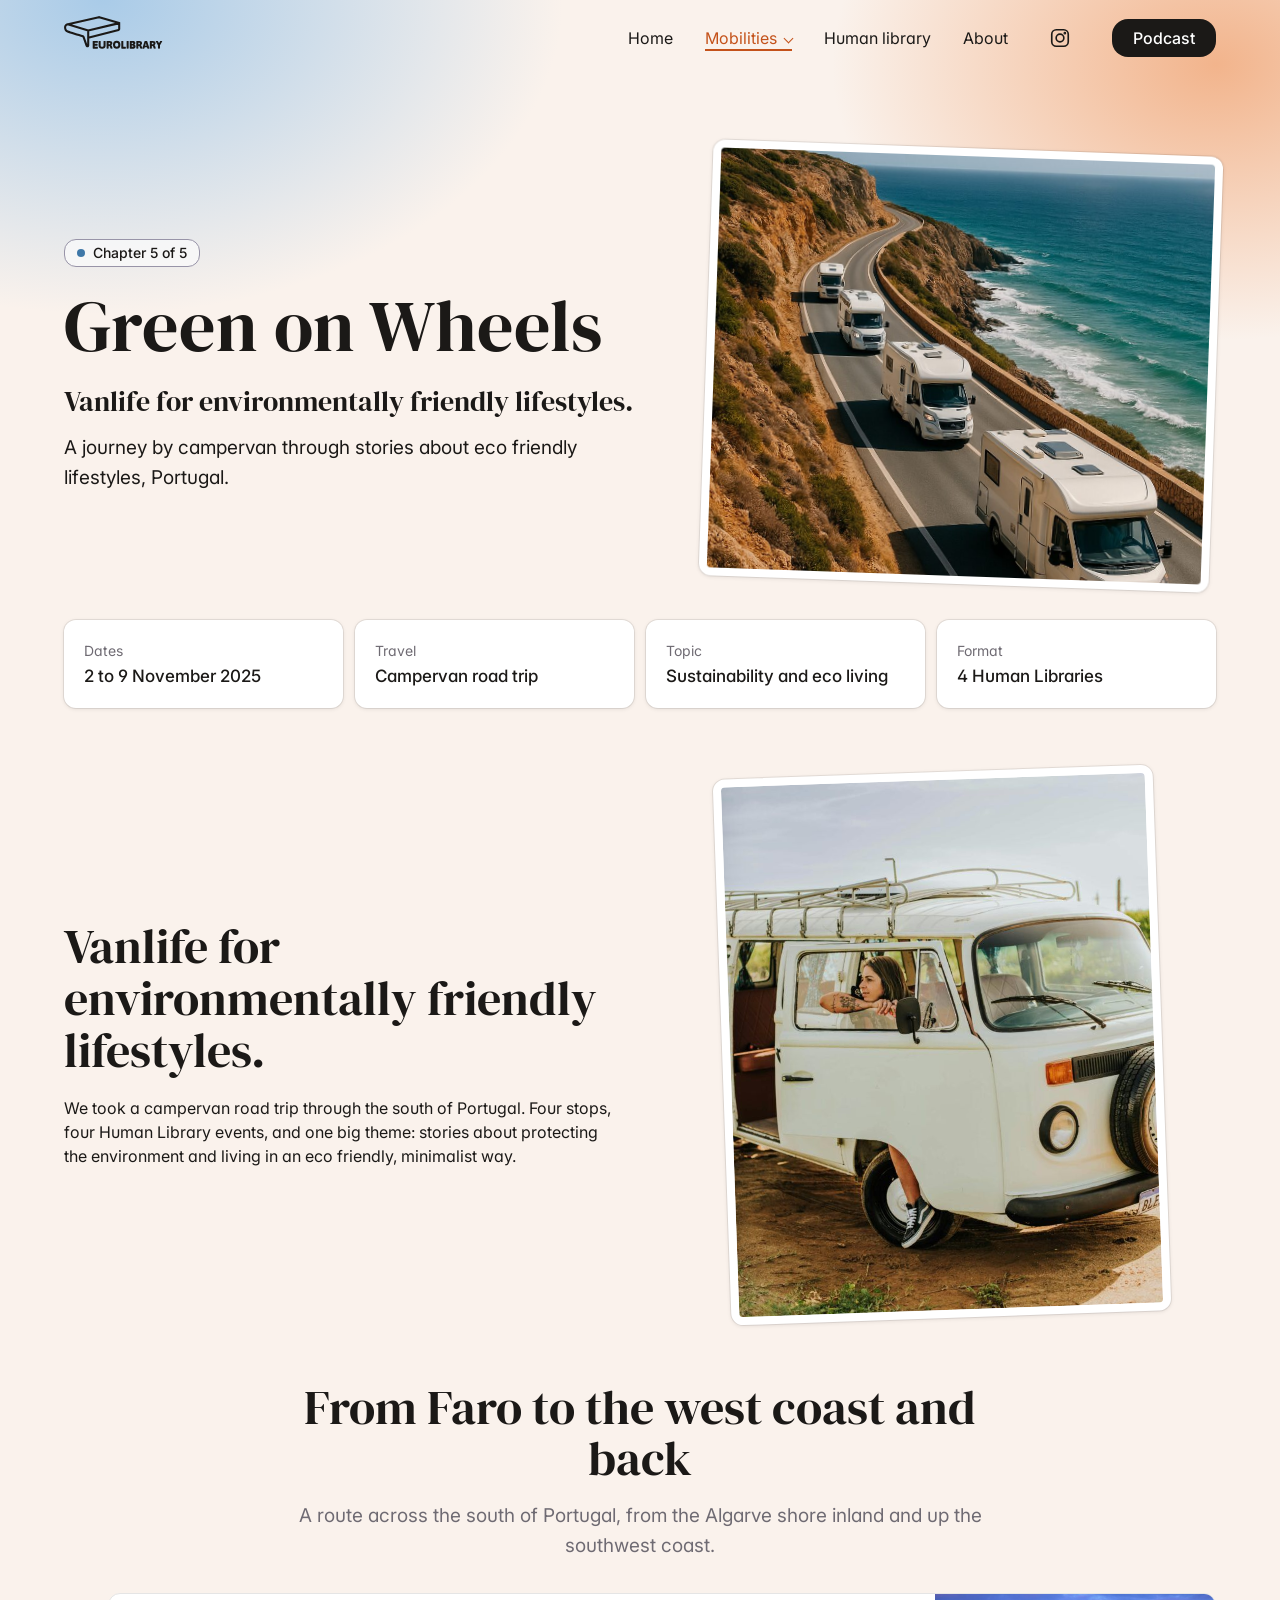
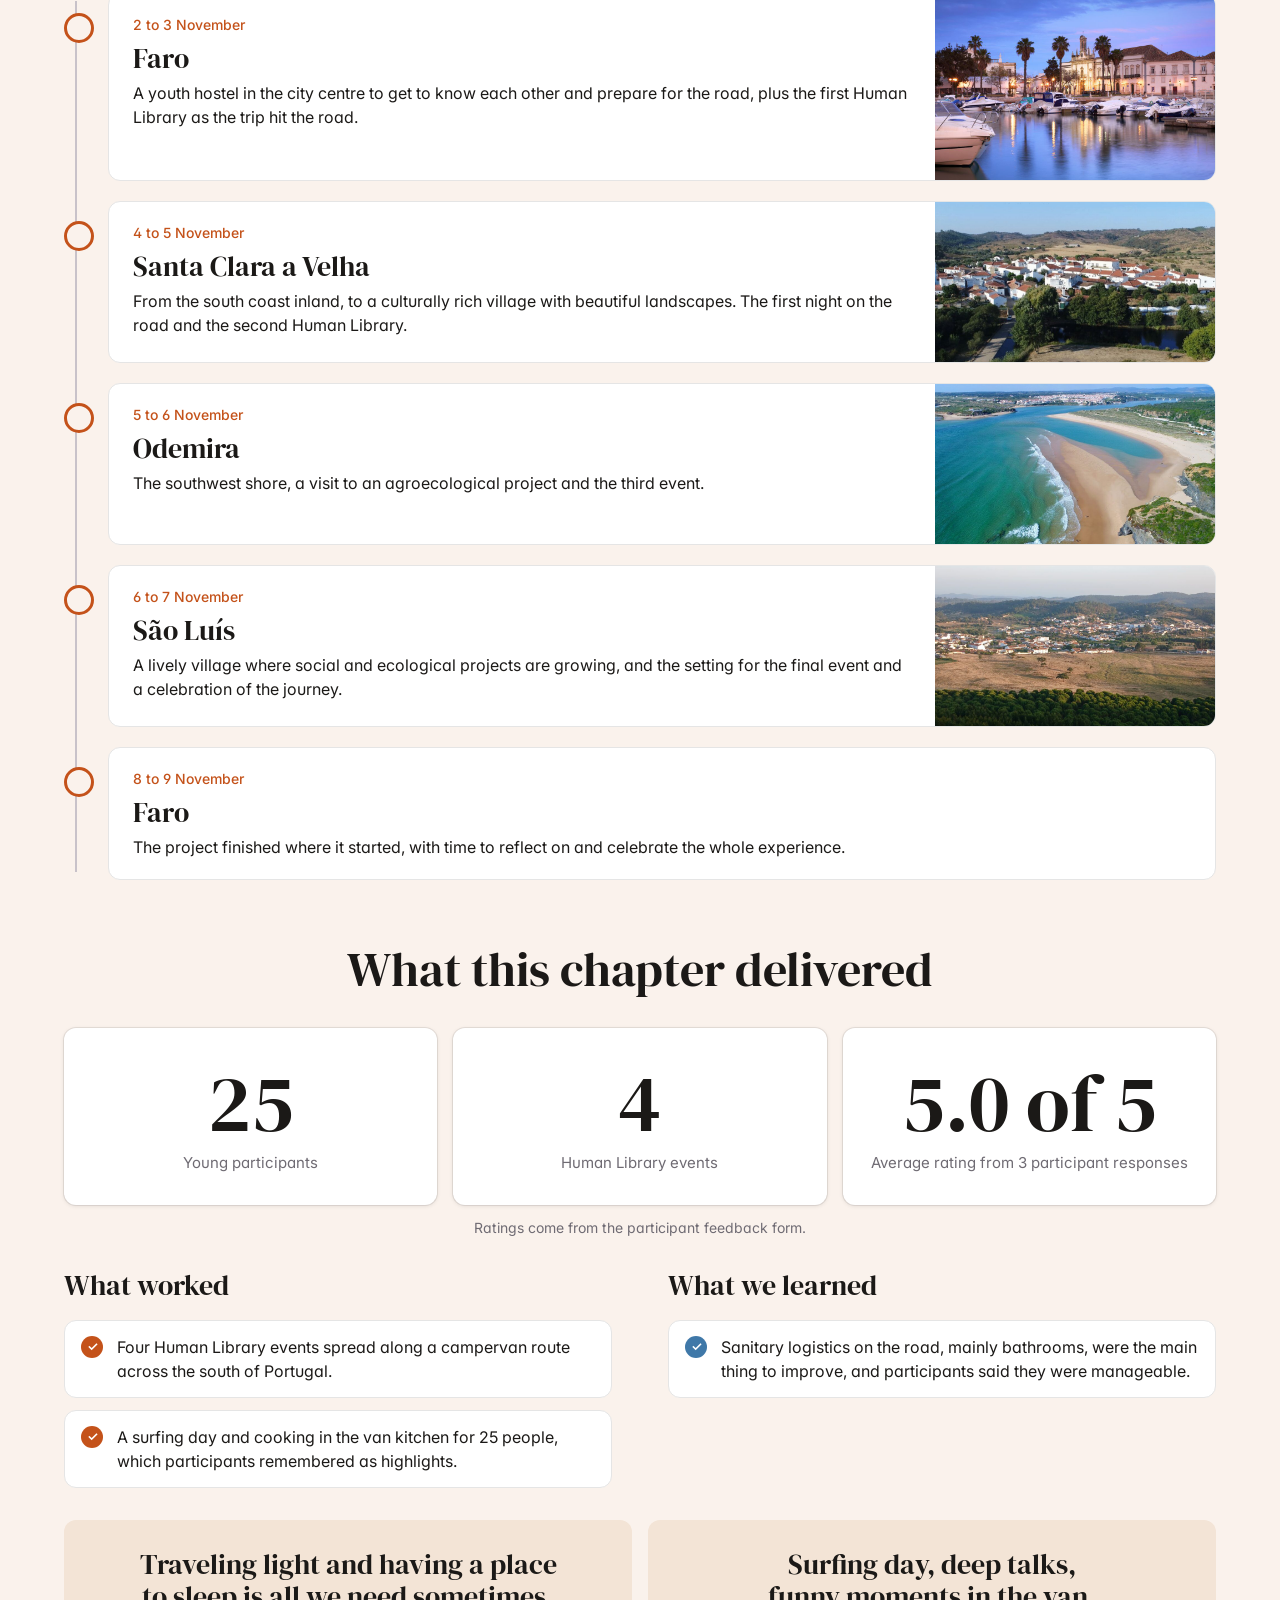
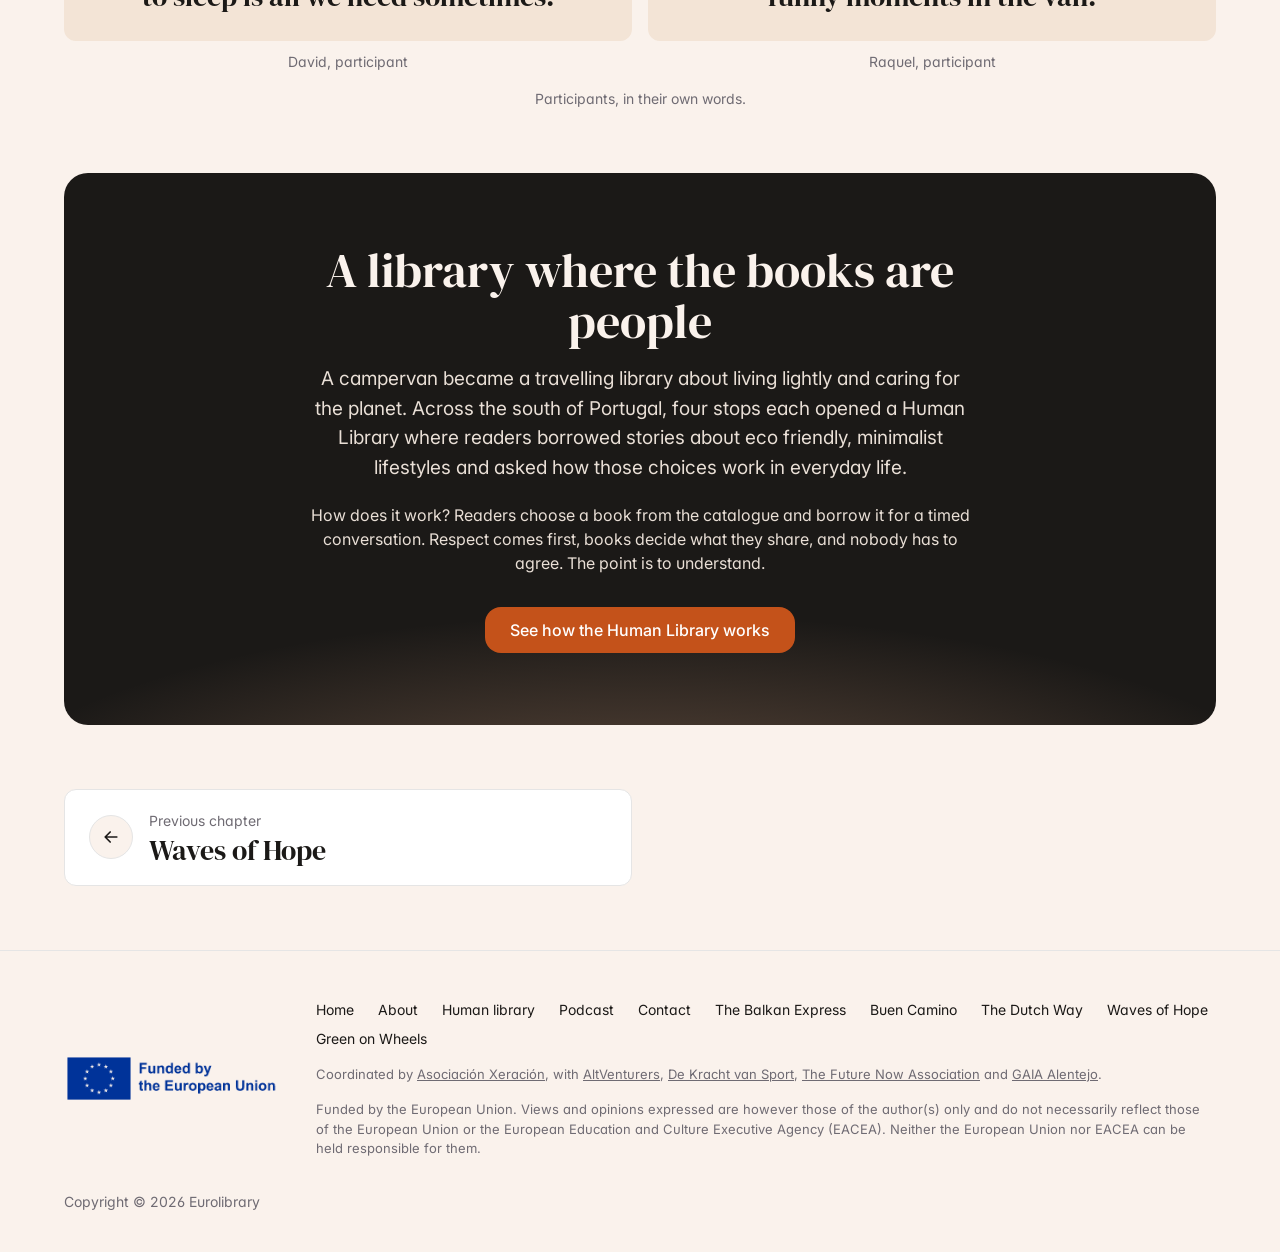
<file: portugal.html>
<!doctype html>
<html lang="en">
<head>
<meta charset="utf-8">
<script>document.documentElement.classList.add('js')</script>
<meta name="viewport" content="width=device-width, initial-scale=1">
<meta name="theme-color" content="#faf2ec">
<title>Green on Wheels, Portugal | Eurolibrary</title>
<meta name="description" content="A journey by campervan through stories about eco friendly lifestyles in Portugal, 2 to 9 November 2025. Chapter 5 of the Eurolibrary Erasmus+ project.">
<link rel="canonical" href="https://eurolibrary.eu/portugal">
<meta property="og:type" content="website">
<meta property="og:site_name" content="Eurolibrary">
<meta property="og:locale" content="en_GB">
<meta property="og:title" content="Green on Wheels, Portugal | Eurolibrary">
<meta property="og:description" content="A journey by campervan through stories about eco friendly lifestyles in Portugal, 2 to 9 November 2025. Chapter 5 of the Eurolibrary Erasmus+ project.">
<meta property="og:url" content="https://eurolibrary.eu/portugal">
<meta property="og:image" content="https://eurolibrary.eu/assets/social/portugal.jpg?v=04ae6260">
<meta property="og:image:secure_url" content="https://eurolibrary.eu/assets/social/portugal.jpg?v=04ae6260">
<meta property="og:image:type" content="image/jpeg">
<meta property="og:image:width" content="1200">
<meta property="og:image:height" content="630">
<meta property="og:image:alt" content="Green on Wheels, Portugal | Eurolibrary: photo and title on a dark card with the Eurolibrary logo">
<meta name="twitter:card" content="summary_large_image">
<meta name="twitter:title" content="Green on Wheels, Portugal | Eurolibrary">
<meta name="twitter:description" content="A journey by campervan through stories about eco friendly lifestyles in Portugal, 2 to 9 November 2025. Chapter 5 of the Eurolibrary Erasmus+ project.">
<meta name="twitter:image" content="https://eurolibrary.eu/assets/social/portugal.jpg?v=04ae6260">
<meta name="twitter:image:alt" content="Green on Wheels, Portugal | Eurolibrary: photo and title on a dark card with the Eurolibrary logo">
<link rel="icon" href="assets/favicon.svg" type="image/svg+xml">
<link rel="icon" href="assets/favicon-32.png" type="image/png" sizes="32x32">
<link rel="apple-touch-icon" href="assets/apple-touch-icon.png">
<link rel="preconnect" href="https://fonts.googleapis.com">
<link rel="preconnect" href="https://fonts.gstatic.com" crossorigin>
<link href="https://fonts.googleapis.com/css2?family=DM+Serif+Display&family=Inter:wght@400;500;600&display=swap" rel="stylesheet">
<link rel="stylesheet" href="css/site.css">
<script>
  window.va = window.va || function () { (window.vaq = window.vaq || []).push(arguments); };
</script>
<script defer src="https://cdn.vercel-insights.com/v1/script.debug.js"></script>
</head>
<body>
<div class="sp" aria-hidden="true"></div>

<header class="nav" id="nav">
  <div class="wrap">
    <a href="/" aria-label="Eurolibrary home"><img src="assets/logo-ink.svg" alt="Eurolibrary"></a>
    <button class="menu-toggle" type="button" aria-expanded="false" aria-controls="menu"><span>Menu</span><span class="mt-ico" aria-hidden="true"><i></i><i></i></span></button>
    <ul id="menu">
      <li><a href="/">Home</a></li>
      <li class="dd">
        <a href="/#destinations" aria-current="page">Mobilities</a>
        <div class="dd-menu" id="dd-menu">
          <a class="mob-only" href="/#destinations">All mobilities</a>
          <a href="/bulgaria">Balkan Express, Bulgaria</a>
          <a href="/spain">Buen Camino, Spain</a>
          <a href="/netherlands">The Dutch Way, Netherlands</a>
          <a href="/greece">Waves of Hope, Greece</a>
          <a href="/portugal" aria-current="page">Green on Wheels, Portugal</a>
        </div>
      </li>
      <li><a href="/human-library">Human library</a></li>
      <li><a href="/about">About</a></li>
      <li><a class="icon-link" href="https://www.instagram.com/eurolibrary" target="_blank" rel="noopener" aria-label="Eurolibrary on Instagram"><svg viewBox="0 0 24 24" width="22" height="22" fill="none" stroke="currentColor" stroke-width="1.8" stroke-linecap="round" stroke-linejoin="round" aria-hidden="true"><rect x="3" y="3" width="18" height="18" rx="5"/><circle cx="12" cy="12" r="4.2"/><circle cx="17.3" cy="6.7" r="0.6" fill="currentColor"/></svg><span class="icon-label">Instagram</span></a></li>
      <li><a class="btn btn-dark" href="/podcast">Podcast</a></li>
    </ul>
  </div>
</header>

<main>
  <div class="page-hero split">
    <div class="wrap">
      <div>
        <span class="status-pill">Chapter 5 of 5</span>
        <h1 class="display h1">Green on Wheels</h1>
        <p class="tagline">Vanlife for environmentally friendly lifestyles.</p>
        <p class="lead">A journey by campervan through stories about eco friendly lifestyles, Portugal.</p>
      </div>
      <div class="polaroid"><img src="assets/photos/portugal-hero.jpg" alt="Campervans driving along the coast of southern Portugal"></div>
    </div>
  </div>

  <section style="padding-top:0;padding-bottom:0">
    <div class="wrap"><div class="facts"><div class="fact"><small>Dates</small><strong>2 to 9 November 2025</strong></div><div class="fact"><small>Travel</small><strong>Campervan road trip</strong></div><div class="fact"><small>Topic</small><strong>Sustainability and eco living</strong></div><div class="fact"><small>Format</small><strong>4 Human Libraries</strong></div></div></div>
  </section>

  <section>
    <div class="wrap two-col idea">
      <div>
        <h2 class="display h2">Vanlife for environmentally friendly lifestyles.</h2>
        <p>We took a campervan road trip through the south of Portugal. Four stops, four Human Library events, and one big theme: stories about protecting the environment and living in an eco friendly, minimalist way.</p>
      </div>
      <div class="polaroid alt side"><img src="assets/photos/portugal-van.jpg" alt="A person looking out of a vintage campervan" loading="lazy"></div>
    </div>
  </section>

  <section style="padding-top:0">
    <div class="wrap">
      <div class="section-head" style="margin-bottom:32px">
        <h2 class="display h2">From Faro to the west coast and back</h2>
        <p class="lead muted">A route across the south of Portugal, from the Algarve shore inland and up the southwest coast.</p>
      </div>
      <ol class="timeline">
        <li class="stop"><div class="stop-card has-img">
          <div class="stop-body"><time>2 to 3 November</time><h3 class="display h3">Faro</h3><p>A youth hostel in the city centre to get to know each other and prepare for the road, plus the first Human Library as the trip hit the road.</p></div>
          <img src="assets/photos/portugal-faro.jpg" alt="The marina in Faro at dusk" loading="lazy">
        </div></li>
        <li class="stop"><div class="stop-card has-img">
          <div class="stop-body"><time>4 to 5 November</time><h3 class="display h3">Santa Clara a Velha</h3><p>From the south coast inland, to a culturally rich village with beautiful landscapes. The first night on the road and the second Human Library.</p></div>
          <img src="assets/photos/portugal-santa-clara.jpg" alt="View over Santa Clara a Velha" loading="lazy">
        </div></li>
        <li class="stop"><div class="stop-card has-img">
          <div class="stop-body"><time>5 to 6 November</time><h3 class="display h3">Odemira</h3><p>The southwest shore, a visit to an agroecological project and the third event.</p></div>
          <img src="assets/photos/portugal-odemira.jpg" alt="A beach near Odemira" loading="lazy">
        </div></li>
        <li class="stop"><div class="stop-card has-img">
          <div class="stop-body"><time>6 to 7 November</time><h3 class="display h3">São Luís</h3><p>A lively village where social and ecological projects are growing, and the setting for the final event and a celebration of the journey.</p></div>
          <img src="assets/photos/portugal-sao-luis.jpg" alt="Hills around São Luís" loading="lazy">
        </div></li>
        <li class="stop"><div class="stop-card">
          <div class="stop-body"><time>8 to 9 November</time><h3 class="display h3">Faro</h3><p>The project finished where it started, with time to reflect on and celebrate the whole experience.</p></div>
          
        </div></li>
      </ol>
    </div>
  </section>


  <section id="results" style="padding-top:0">
    <div class="wrap">
      <div class="section-head" style="margin-bottom:32px">
        <h2 class="display h2">What this chapter delivered</h2>
      </div>
      <div class="counters" style="margin:0"><div class="counter"><b>25</b><span>Young participants</span></div><div class="counter"><b>4</b><span>Human Library events</span></div><div class="counter"><b>5.0 of 5</b><span>Average rating from 3 participant responses</span></div></div>
      <p class="form-note" style="text-align:center;margin-top:12px">Ratings come from the participant feedback form.</p>
      <div class="two-col" style="margin-top:32px"><div><h3 class="display h3">What worked</h3><ul class="checklist"><li>Four Human Library events spread along a campervan route across the south of Portugal.</li><li>A surfing day and cooking in the van kitchen for 25 people, which participants remembered as highlights.</li></ul></div><div><h3 class="display h3">What we learned</h3><ul class="checklist learn"><li>Sanitary logistics on the road, mainly bathrooms, were the main thing to improve, and participants said they were manageable.</li></ul></div></div>
      <div class="quotes" style="--n:2"><figure><blockquote>Traveling light and having a place to sleep is all we need sometimes.</blockquote><figcaption>David, participant</figcaption></figure><figure><blockquote>Surfing day, deep talks, funny moments in the van.</blockquote><figcaption>Raquel, participant</figcaption></figure><small>Participants, in their own words.</small></div>
    </div>
  </section>
  <section style="padding-top:0">
    <div class="wrap">
      <div class="join">
        <h2 class="display h2">A library where the books are people</h2>
        <p class="lead hl-text">A campervan became a travelling library about living lightly and caring for the planet. Across the south of Portugal, four stops each opened a Human Library where readers borrowed stories about eco friendly, minimalist lifestyles and asked how those choices work in everyday life.</p>
        <p class="hl-text">How does it work? Readers choose a book from the catalogue and borrow it for a timed conversation. Respect comes first, books decide what they share, and nobody has to agree. The point is to understand.</p>
        <a class="btn btn-primary" href="/human-library">See how the Human Library works</a>
      </div>
    </div>
  </section>

  <section style="padding-top:0">
    <div class="wrap"><div class="pager"><a class="prev" href="/greece"><span class="arrow"><svg viewBox="0 0 24 24" width="20" height="20" fill="none" stroke="currentColor" stroke-width="2" stroke-linecap="round" stroke-linejoin="round" aria-hidden="true"><path d="M19 12H5M11 6l-6 6 6 6"/></svg></span><span class="txt"><small>Previous chapter</small><strong>Waves of Hope</strong></span></a><span></span></div></div>
  </section>
</main>

<footer>
  <div class="wrap">
    <img class="eu" src="assets/eu-funded-blue.png" alt="Funded by the European Union">
    <div class="meta">
      <ul class="links"><li><a href="/">Home</a></li><li><a href="/about">About</a></li><li><a href="/human-library">Human library</a></li><li><a href="/podcast">Podcast</a></li><li><a href="/about#contact">Contact</a></li><li><a href="/bulgaria">The Balkan Express</a></li><li><a href="/spain">Buen Camino</a></li><li><a href="/netherlands">The Dutch Way</a></li><li><a href="/greece">Waves of Hope</a></li><li><a href="/portugal">Green on Wheels</a></li></ul>
      <p class="partners-line">Coordinated by <a href="https://xeracion.org">Asociación Xeración</a>, with <a href="https://altventurers.com/">AltVenturers</a>, <a href="https://www.dekrachtvansport.nl/">De Kracht van Sport</a>, <a href="https://tfn-bg.com/">The Future Now Association</a> and <a href="https://gaiaalentejo.wordpress.com/english/">GAIA Alentejo</a>.</p>
      <p>Funded by the European Union. Views and opinions expressed are however those of the author(s) only and do not necessarily reflect those of the European Union or the European Education and Culture Executive Agency (EACEA). Neither the European Union nor EACEA can be held responsible for them.</p>
    </div>
    <p class="copy">Copyright © 2026 Eurolibrary</p>
  </div>
</footer>

<script>
  var nav=document.getElementById('nav'),t=nav.querySelector('.menu-toggle'),mq=matchMedia('(max-width: 960px)');
  function setMenu(o){nav.classList.toggle('open',o);t.setAttribute('aria-expanded',o);document.body.classList.toggle('menu-open',o)}
  t.addEventListener('click',function(){setMenu(!nav.classList.contains('open'))});
  nav.addEventListener('click',function(e){if(e.target===nav)setMenu(false)});
  document.addEventListener('keydown',function(e){if(e.key==='Escape'&&nav.classList.contains('open')){setMenu(false);t.focus()}});
  [].forEach.call(nav.querySelectorAll('#menu a'),function(a){a.addEventListener('click',function(e){
    var dd=a.parentNode.classList.contains('dd')&&a.parentNode.firstElementChild===a;
    if(dd&&mq.matches){e.preventDefault();var o=a.parentNode.classList.toggle('exp');a.setAttribute('aria-expanded',o);return}
    if(mq.matches)setMenu(false);
  })});
  var ddl=nav.querySelector('.dd>a');
  if(ddl){ddl.setAttribute('aria-haspopup','true');ddl.setAttribute('aria-expanded','false');if(ddl.hasAttribute('aria-current')){ddl.parentNode.classList.add('exp');ddl.setAttribute('aria-expanded','true')}}
  (mq.addEventListener?mq.addEventListener.bind(mq,'change'):mq.addListener.bind(mq))(function(e){if(!e.matches)setMenu(false)});
  if(!matchMedia('(prefers-reduced-motion: reduce)').matches&&'IntersectionObserver' in window){
    var io=new IntersectionObserver(function(es){es.forEach(function(e){
      if(!e.isIntersecting)return;io.unobserve(e.target);
      var el=e.target,to=+el.dataset.to,p=el.dataset.prefix||'',x=el.dataset.suffix||'',s=performance.now();
      (function f(n){var k=Math.min((n-s)/1500,1);el.textContent=p+Math.round(to*k).toLocaleString('en-GB')+x;if(k<1)requestAnimationFrame(f)})(s);
    })},{threshold:.6});
    document.querySelectorAll('[data-to]').forEach(function(el){io.observe(el)});
  }
  var form=document.getElementById('contact-form');
  if(form){
    form.addEventListener('submit',function(ev){
      ev.preventDefault();
      var n=document.getElementById('f-name').value.trim(),m=document.getElementById('f-email').value.trim(),b=document.getElementById('f-msg').value.trim();
      var body=encodeURIComponent(b+'\n\n'+n+(m?' ('+m+')':''));
      var note=document.getElementById('form-status');
      note.textContent='Your email app should open with the message ready. If it does not, write to info@xeracion.org.';
      window.location.href='mailto:info@xeracion.org?subject='+encodeURIComponent('Message from the Eurolibrary website')+'&body='+body;
    });
    var cp=document.getElementById('copy-email');
    if(cp){cp.addEventListener('click',function(){
      var done=function(){cp.textContent='Copied'};
      if(navigator.clipboard&&navigator.clipboard.writeText){navigator.clipboard.writeText('info@xeracion.org').then(done,function(){});}
    })}
  }
  (function(){
    var car=document.querySelector('[data-carousel]');
    if(!car)return;
    var track=car.querySelector('.carousel-track'),prev=car.querySelector('.prev'),next=car.querySelector('.next');
    function upd(){prev.disabled=track.scrollLeft<=2;next.disabled=track.scrollLeft+track.clientWidth>=track.scrollWidth-2}
    function step(d){track.scrollBy({left:d*Math.max(track.clientWidth*0.8,260),behavior:'smooth'})}
    prev.addEventListener('click',function(){step(-1)});
    next.addEventListener('click',function(){step(1)});
    track.addEventListener('scroll',upd,{passive:true});
    window.addEventListener('resize',upd);
    track.addEventListener('keydown',function(e){if(e.key==='ArrowRight'){e.preventDefault();step(1)}if(e.key==='ArrowLeft'){e.preventDefault();step(-1)}});
    upd();
    var lb=document.getElementById('lightbox'),btns=[].slice.call(car.querySelectorAll('[data-lightbox]'));
    var img=lb.querySelector('.lb-fig img'),cap=lb.querySelector('figcaption'),cur=0,opener=null;
    var ctrls=[lb.querySelector('.lb-close'),lb.querySelector('.lb-prev'),lb.querySelector('.lb-next')];
    function show(i){
      cur=(i+btns.length)%btns.length;
      var im=btns[cur].querySelector('img');
      img.src=im.currentSrc||im.src;img.alt=im.alt;
      cap.textContent=(cur+1)+' / '+btns.length;
    }
    function open(i){opener=btns[i];show(i);lb.hidden=false;document.body.style.overflow='hidden';ctrls[0].focus()}
    function close(){lb.hidden=true;document.body.style.overflow='';if(opener)opener.focus()}
    btns.forEach(function(b,i){b.addEventListener('click',function(){open(i)})});
    ctrls[0].addEventListener('click',close);
    ctrls[1].addEventListener('click',function(){show(cur-1)});
    ctrls[2].addEventListener('click',function(){show(cur+1)});
    lb.addEventListener('click',function(e){if(e.target===lb||e.target.classList.contains('lb-fig'))close()});
    document.addEventListener('keydown',function(e){
      if(lb.hidden)return;
      if(e.key==='Escape')close();
      else if(e.key==='ArrowLeft')show(cur-1);
      else if(e.key==='ArrowRight')show(cur+1);
      else if(e.key==='Tab'){
        var i=ctrls.indexOf(document.activeElement);
        e.preventDefault();
        ctrls[(i+(e.shiftKey?-1:1)+ctrls.length)%ctrls.length].focus();
      }
    });
    var x0=null;
    lb.addEventListener('touchstart',function(e){x0=e.touches[0].clientX},{passive:true});
    lb.addEventListener('touchend',function(e){
      if(x0===null)return;
      var dx=e.changedTouches[0].clientX-x0;x0=null;
      if(Math.abs(dx)>50)show(cur+(dx<0?1:-1));
    });
  })();
</script>
<script>
(function(){
  var calm=matchMedia('(prefers-reduced-motion: reduce)').matches;
  /* barra de progreso de lectura */
  var sp=document.querySelector('.sp');
  if(sp&&!calm){
    var tick=false;
    function prog(){var h=document.documentElement.scrollHeight-innerHeight;sp.style.setProperty('--p',h>0?Math.min(1,scrollY/h):0);tick=false}
    addEventListener('scroll',function(){if(!tick){tick=true;requestAnimationFrame(prog)}},{passive:true});prog();
  }
  if(calm||!('IntersectionObserver' in window))return;
  /* aparición al hacer scroll */
  var sel='.section-head,.card,.ticket,.pillar,.fact,.stop,.counter,.polaroid,.join,.ep,.hb-card,.photo-row figure,.carousel,.rule,.role,.zone,.cl-group,.faq,.pod-player,.pager>*,.grid-3>*,.quotes blockquote,.voices>*,.two-col>*,.timeline-years li,.pod-tools,.builder,.stepper,.timer';
  var els=[].slice.call(document.querySelectorAll('main '+sel.split(',').join(',main '))).filter(function(el){
    return !el.closest('.hero,.page-hero')&&!el.closest('.rv');
  });
  var io=new IntersectionObserver(function(es){es.forEach(function(e){
    if(e.isIntersecting){e.target.classList.add('in');io.unobserve(e.target)}
  })},{threshold:.12,rootMargin:'0px 0px -6% 0px'});
  els.forEach(function(el){
    var sib=[].slice.call(el.parentNode.children).filter(function(c){return els.indexOf(c)>-1});
    el.style.setProperty('--d',Math.min(sib.indexOf(el),5)*80+'ms');
    el.classList.add('rv');io.observe(el);
  });
  /* las imágenes con carga diferida aparecen con un fundido */
  [].slice.call(document.querySelectorAll('main img[loading="lazy"]')).forEach(function(im){
    if(im.complete&&im.naturalWidth)return;
    im.classList.add('fd');
    var ok=function(){im.classList.add('ld')};
    im.addEventListener('load',ok);im.addEventListener('error',ok);
  });
})();
</script>
</body>
</html>
</file>
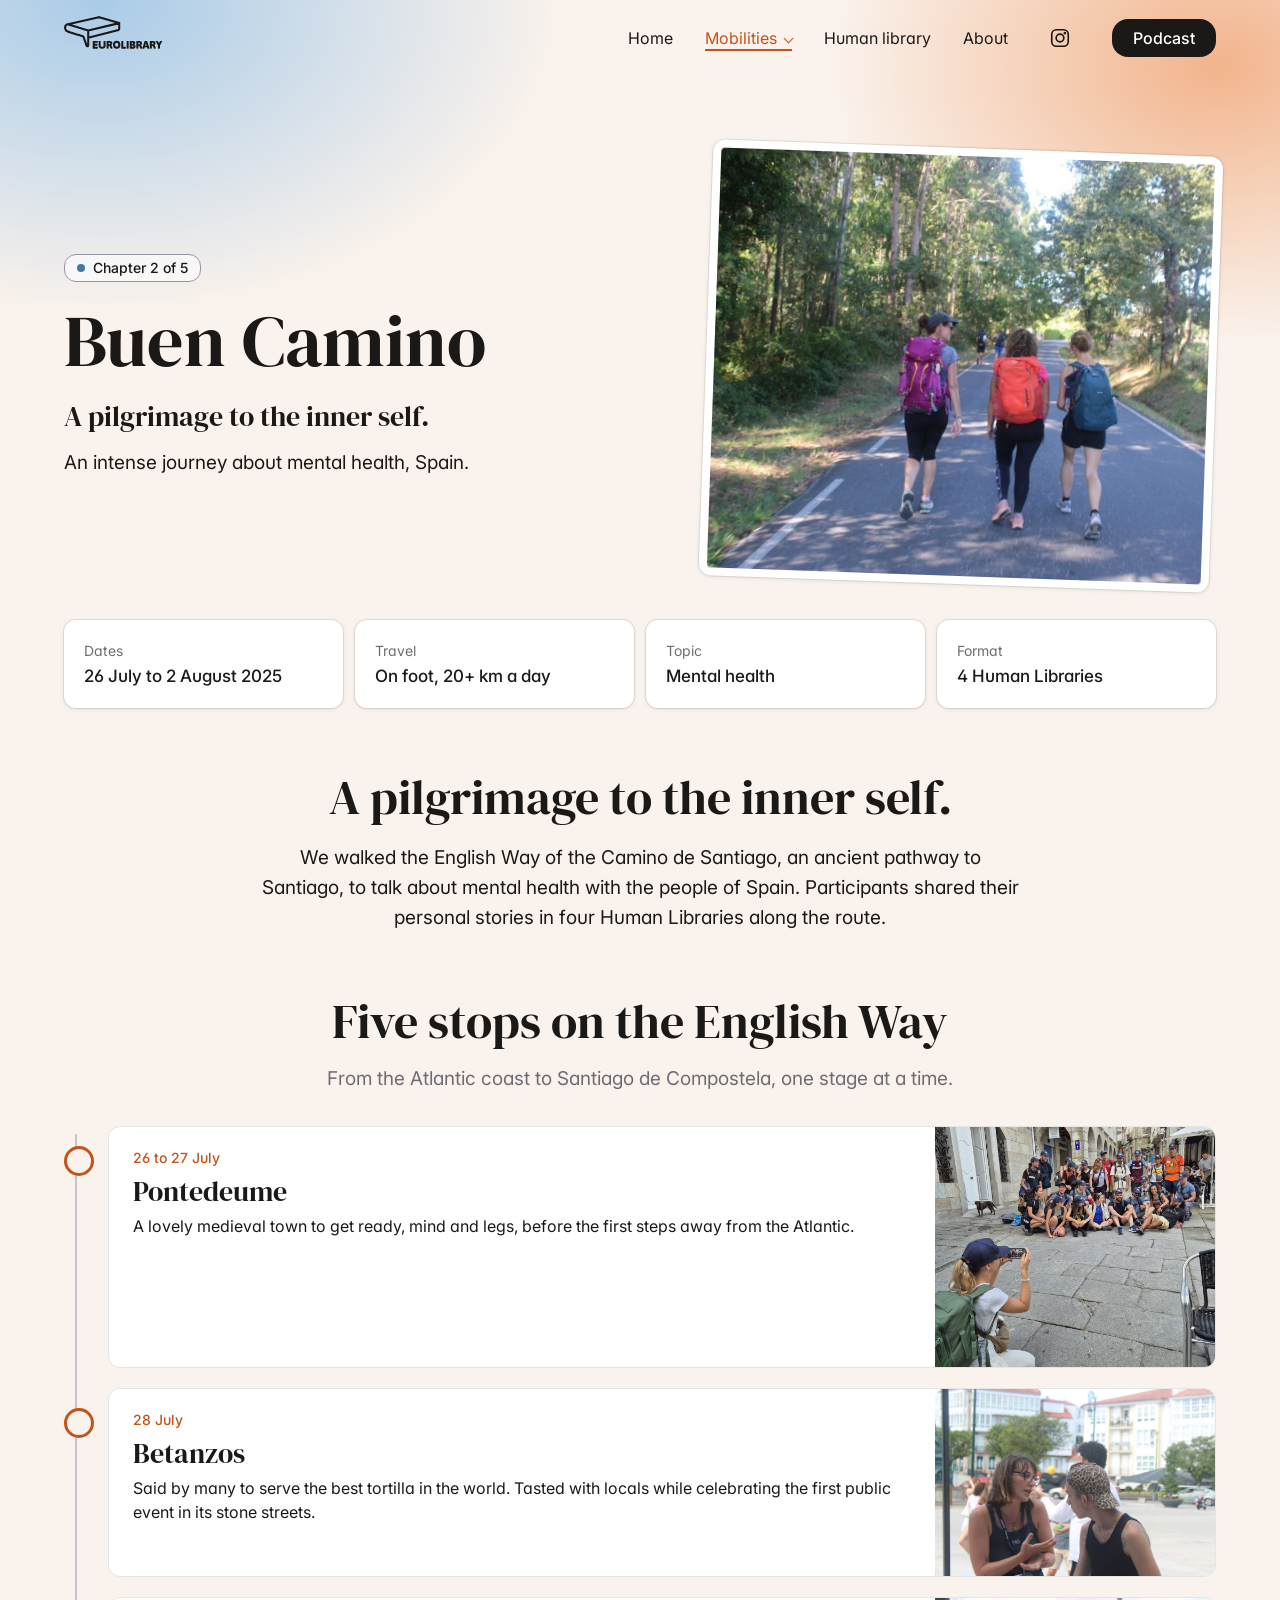
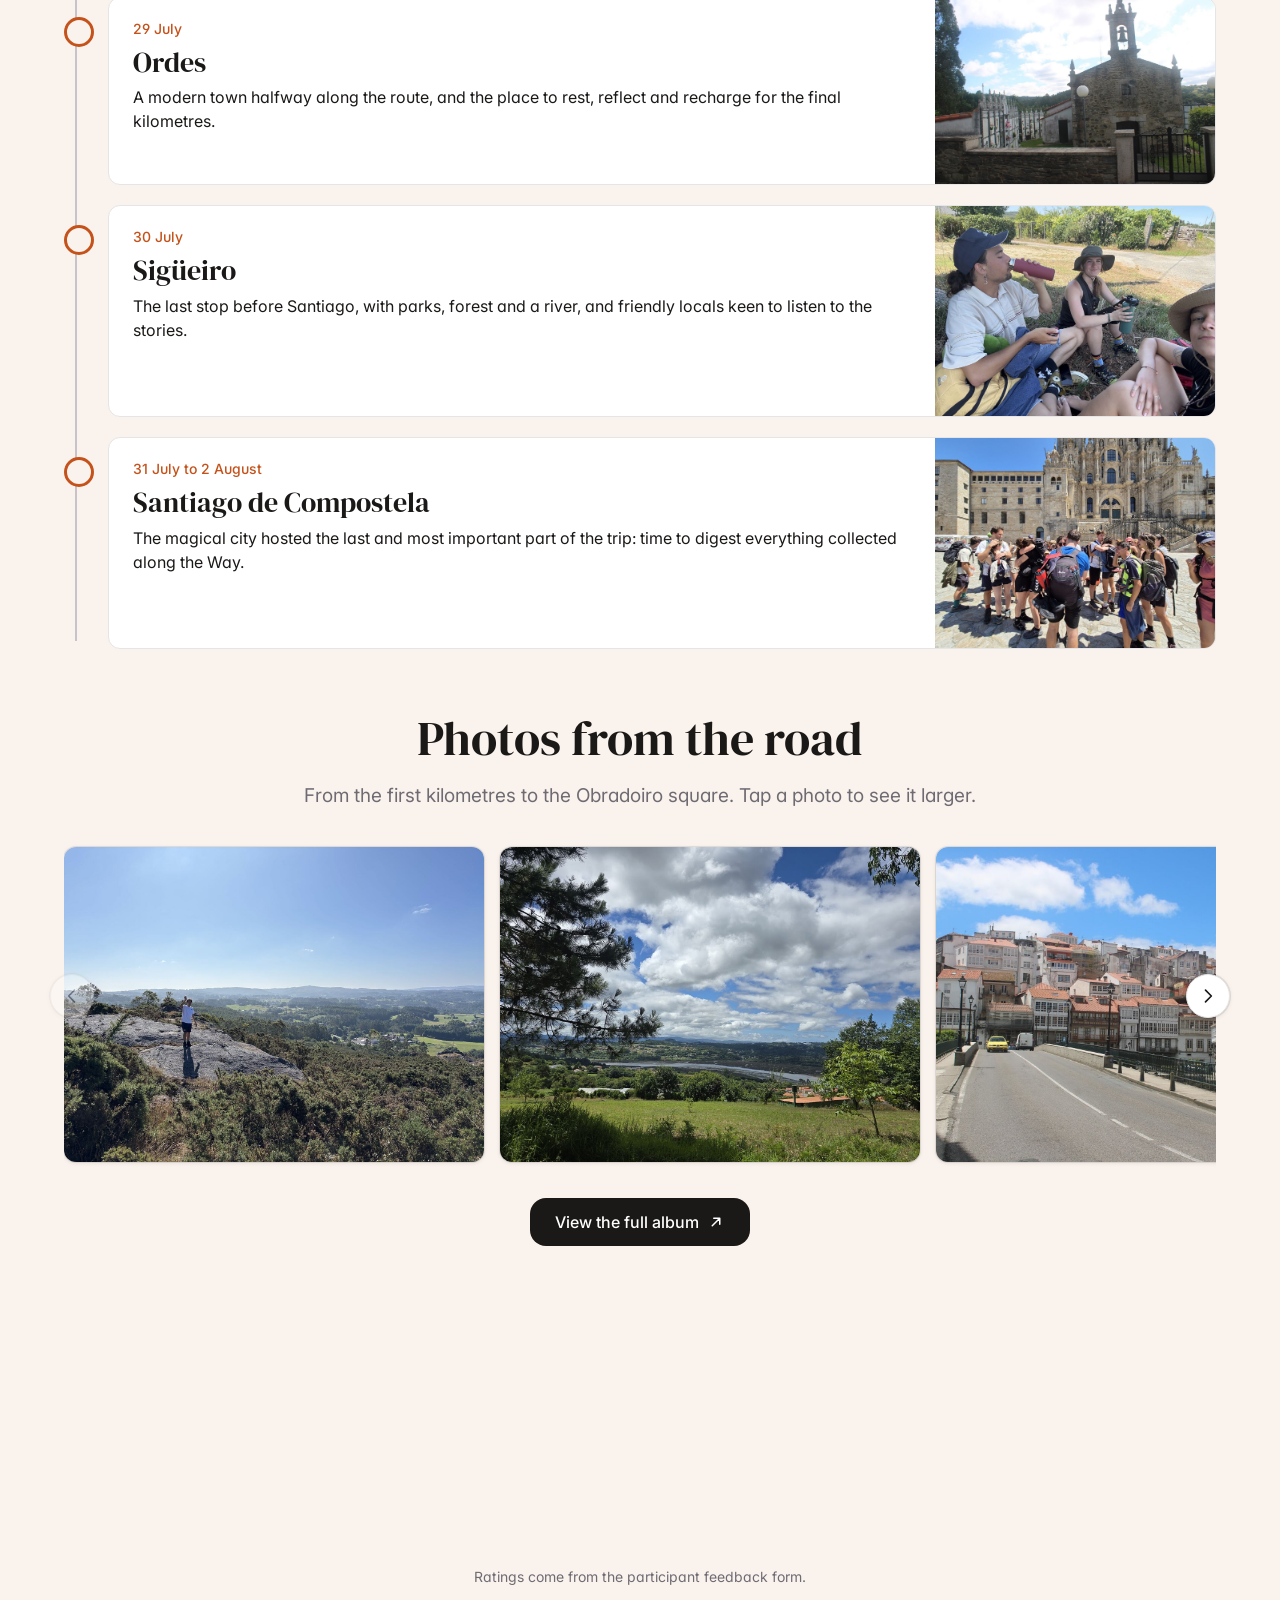
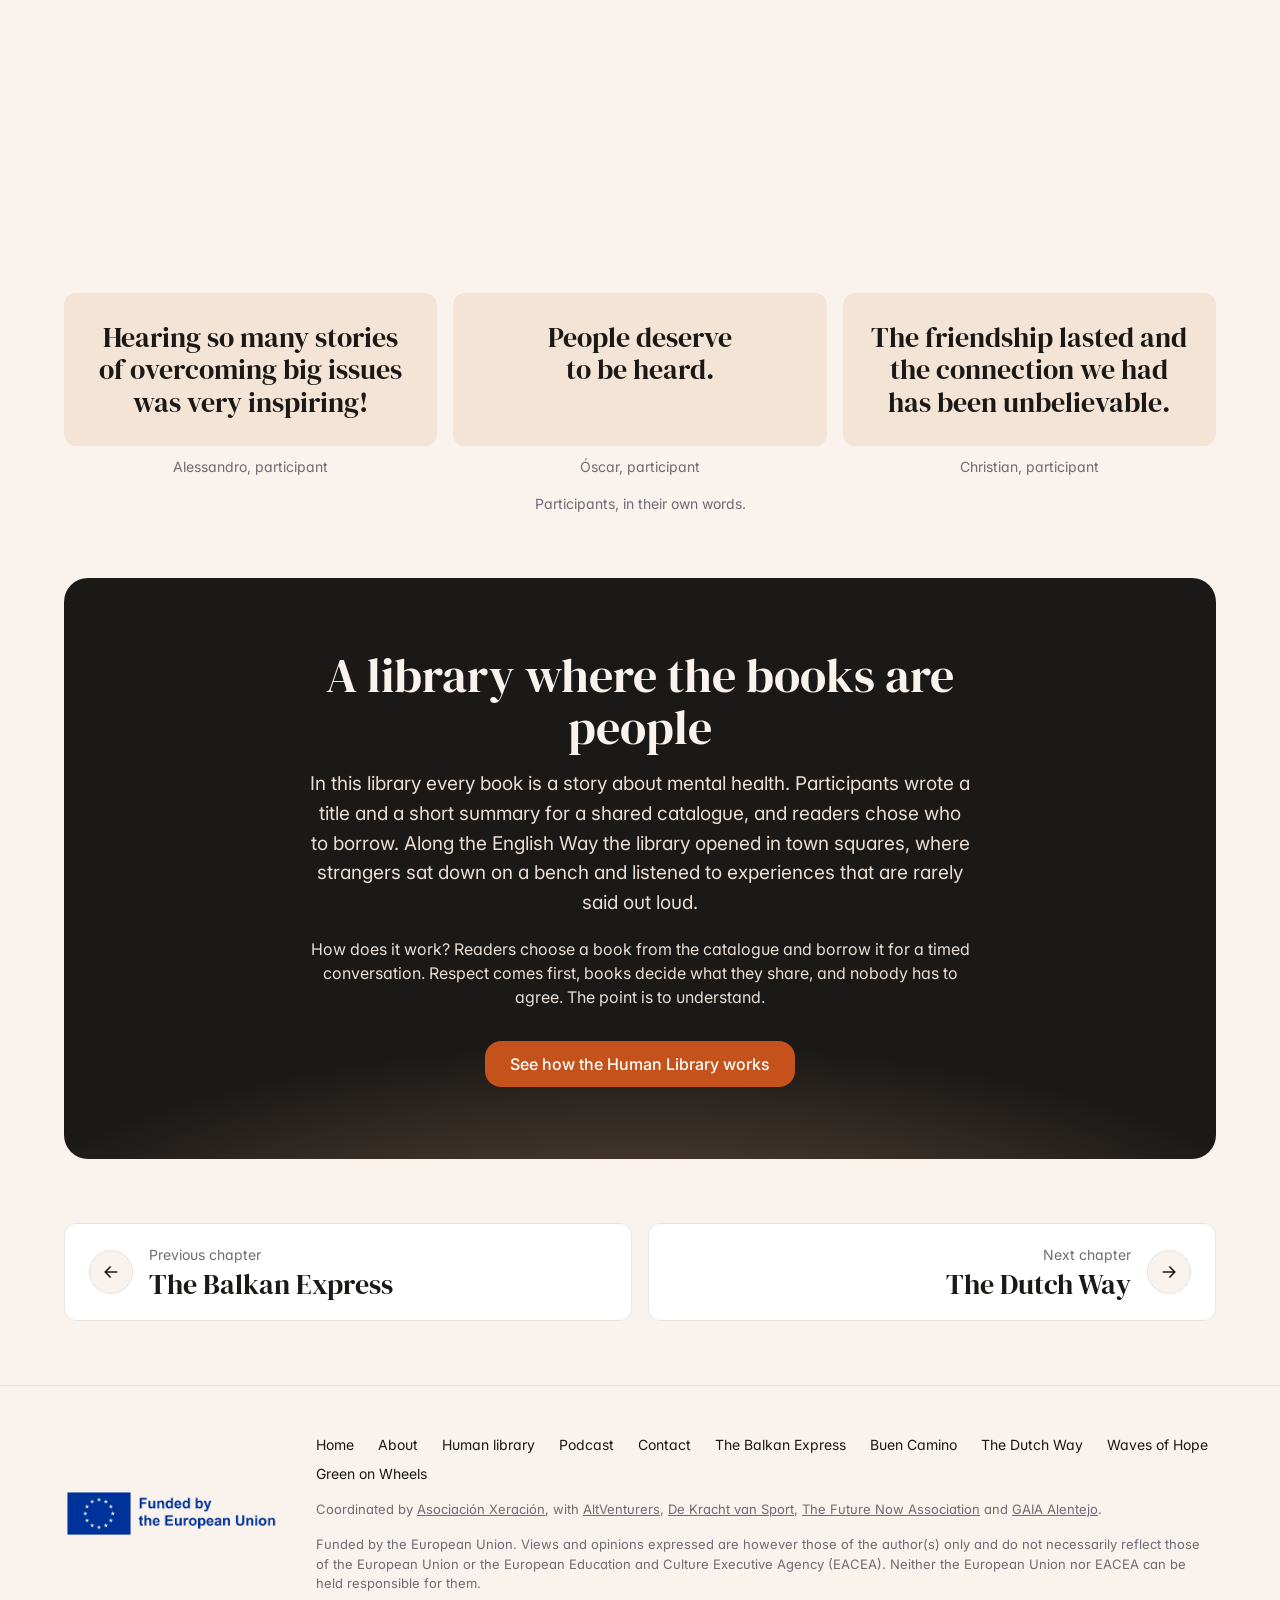
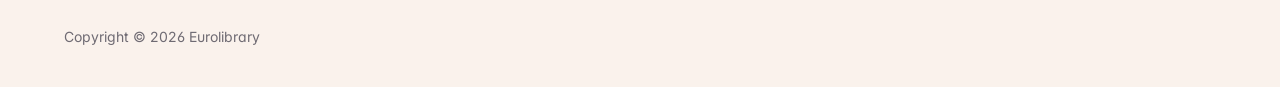
<file: spain.html>
<!doctype html>
<html lang="en">
<head>
<meta charset="utf-8">
<script>document.documentElement.classList.add('js')</script>
<meta name="viewport" content="width=device-width, initial-scale=1">
<meta name="theme-color" content="#faf2ec">
<title>Buen Camino, Spain | Eurolibrary</title>
<meta name="description" content="An intense journey about mental health in Spain, 26 July to 2 August 2025. Chapter 2 of the Eurolibrary Erasmus+ project.">
<link rel="canonical" href="https://eurolibrary.eu/spain">
<meta property="og:type" content="website">
<meta property="og:site_name" content="Eurolibrary">
<meta property="og:locale" content="en_GB">
<meta property="og:title" content="Buen Camino, Spain | Eurolibrary">
<meta property="og:description" content="An intense journey about mental health in Spain, 26 July to 2 August 2025. Chapter 2 of the Eurolibrary Erasmus+ project.">
<meta property="og:url" content="https://eurolibrary.eu/spain">
<meta property="og:image" content="https://eurolibrary.eu/assets/social/spain.jpg?v=74559b59">
<meta property="og:image:secure_url" content="https://eurolibrary.eu/assets/social/spain.jpg?v=74559b59">
<meta property="og:image:type" content="image/jpeg">
<meta property="og:image:width" content="1200">
<meta property="og:image:height" content="630">
<meta property="og:image:alt" content="Buen Camino, Spain | Eurolibrary: photo and title on a dark card with the Eurolibrary logo">
<meta name="twitter:card" content="summary_large_image">
<meta name="twitter:title" content="Buen Camino, Spain | Eurolibrary">
<meta name="twitter:description" content="An intense journey about mental health in Spain, 26 July to 2 August 2025. Chapter 2 of the Eurolibrary Erasmus+ project.">
<meta name="twitter:image" content="https://eurolibrary.eu/assets/social/spain.jpg?v=74559b59">
<meta name="twitter:image:alt" content="Buen Camino, Spain | Eurolibrary: photo and title on a dark card with the Eurolibrary logo">
<link rel="icon" href="assets/favicon.svg" type="image/svg+xml">
<link rel="icon" href="assets/favicon-32.png" type="image/png" sizes="32x32">
<link rel="apple-touch-icon" href="assets/apple-touch-icon.png">
<link rel="preconnect" href="https://fonts.googleapis.com">
<link rel="preconnect" href="https://fonts.gstatic.com" crossorigin>
<link href="https://fonts.googleapis.com/css2?family=DM+Serif+Display&family=Inter:wght@400;500;600&display=swap" rel="stylesheet">
<link rel="stylesheet" href="css/site.css">
<script>
  window.va = window.va || function () { (window.vaq = window.vaq || []).push(arguments); };
</script>
<script defer src="https://cdn.vercel-insights.com/v1/script.debug.js"></script>
</head>
<body>
<div class="sp" aria-hidden="true"></div>

<header class="nav" id="nav">
  <div class="wrap">
    <a href="/" aria-label="Eurolibrary home"><img src="assets/logo-ink.svg" alt="Eurolibrary"></a>
    <button class="menu-toggle" type="button" aria-expanded="false" aria-controls="menu"><span>Menu</span><span class="mt-ico" aria-hidden="true"><i></i><i></i></span></button>
    <ul id="menu">
      <li><a href="/">Home</a></li>
      <li class="dd">
        <a href="/#destinations" aria-current="page">Mobilities</a>
        <div class="dd-menu" id="dd-menu">
          <a class="mob-only" href="/#destinations">All mobilities</a>
          <a href="/bulgaria">Balkan Express, Bulgaria</a>
          <a href="/spain" aria-current="page">Buen Camino, Spain</a>
          <a href="/netherlands">The Dutch Way, Netherlands</a>
          <a href="/greece">Waves of Hope, Greece</a>
          <a href="/portugal">Green on Wheels, Portugal</a>
        </div>
      </li>
      <li><a href="/human-library">Human library</a></li>
      <li><a href="/about">About</a></li>
      <li><a class="icon-link" href="https://www.instagram.com/eurolibrary" target="_blank" rel="noopener" aria-label="Eurolibrary on Instagram"><svg viewBox="0 0 24 24" width="22" height="22" fill="none" stroke="currentColor" stroke-width="1.8" stroke-linecap="round" stroke-linejoin="round" aria-hidden="true"><rect x="3" y="3" width="18" height="18" rx="5"/><circle cx="12" cy="12" r="4.2"/><circle cx="17.3" cy="6.7" r="0.6" fill="currentColor"/></svg><span class="icon-label">Instagram</span></a></li>
      <li><a class="btn btn-dark" href="/podcast">Podcast</a></li>
    </ul>
  </div>
</header>

<main>
  <div class="page-hero split">
    <div class="wrap">
      <div>
        <span class="status-pill">Chapter 2 of 5</span>
        <h1 class="display h1">Buen Camino</h1>
        <p class="tagline">A pilgrimage to the inner self.</p>
        <p class="lead">An intense journey about mental health, Spain.</p>
      </div>
      <div class="polaroid"><img src="assets/photos/spain-hero.jpg" alt="Three walkers with backpacks on a country road in Galicia"></div>
    </div>
  </div>

  <section style="padding-top:0;padding-bottom:0">
    <div class="wrap"><div class="facts"><div class="fact"><small>Dates</small><strong>26 July to 2 August 2025</strong></div><div class="fact"><small>Travel</small><strong>On foot, 20+ km a day</strong></div><div class="fact"><small>Topic</small><strong>Mental health</strong></div><div class="fact"><small>Format</small><strong>4 Human Libraries</strong></div></div></div>
  </section>

  <section>
    <div class="wrap narrow">
      <h2 class="display h2">A pilgrimage to the inner self.</h2>
      <p>We walked the English Way of the Camino de Santiago, an ancient pathway to Santiago, to talk about mental health with the people of Spain. Participants shared their personal stories in four Human Libraries along the route.</p>
    </div>
  </section>

  <section style="padding-top:0">
    <div class="wrap">
      <div class="section-head" style="margin-bottom:32px">
        <h2 class="display h2">Five stops on the English Way</h2>
        <p class="lead muted">From the Atlantic coast to Santiago de Compostela, one stage at a time.</p>
      </div>
      <ol class="timeline">
        <li class="stop"><div class="stop-card has-img">
          <div class="stop-body"><time>26 to 27 July</time><h3 class="display h3">Pontedeume</h3><p>A lovely medieval town to get ready, mind and legs, before the first steps away from the Atlantic.</p></div>
          <img src="assets/photos/spain-group-street.jpg" alt="The group sitting together on a street in Pontedeume" loading="lazy">
        </div></li>
        <li class="stop"><div class="stop-card has-img">
          <div class="stop-body"><time>28 July</time><h3 class="display h3">Betanzos</h3><p>Said by many to serve the best tortilla in the world. Tasted with locals while celebrating the first public event in its stone streets.</p></div>
          <img src="assets/photos/spain-hl-talk.jpg" alt="Two people in conversation during a Human Library in a town square" loading="lazy">
        </div></li>
        <li class="stop"><div class="stop-card has-img">
          <div class="stop-body"><time>29 July</time><h3 class="display h3">Ordes</h3><p>A modern town halfway along the route, and the place to rest, reflect and recharge for the final kilometres.</p></div>
          <img src="assets/photos/spain-church.jpg" alt="A stone chapel with a bell tower in the Galician countryside" loading="lazy">
        </div></li>
        <li class="stop"><div class="stop-card has-img">
          <div class="stop-body"><time>30 July</time><h3 class="display h3">Sigüeiro</h3><p>The last stop before Santiago, with parks, forest and a river, and friendly locals keen to listen to the stories.</p></div>
          <img src="assets/photos/spain-picnic.jpg" alt="Three walkers resting and smiling on the roadside" loading="lazy">
        </div></li>
        <li class="stop"><div class="stop-card has-img">
          <div class="stop-body"><time>31 July to 2 August</time><h3 class="display h3">Santiago de Compostela</h3><p>The magical city hosted the last and most important part of the trip: time to digest everything collected along the Way.</p></div>
          <img src="assets/photos/spain-obradoiro-group.jpg" alt="Pilgrims hugging in front of Santiago cathedral" loading="lazy">
        </div></li>
      </ol>
    </div>
  </section>

  <section id="photos" style="padding-top:0">
    <div class="wrap">
      <div class="section-head" style="margin-bottom:32px">
        <h2 class="display h2">Photos from the road</h2>
        <p class="lead muted">From the first kilometres to the Obradoiro square. Tap a photo to see it larger.</p>
      </div>
      <div class="carousel" data-carousel role="region" aria-roledescription="carousel" aria-label="Photos from the road">
        <div class="carousel-track" tabindex="0"><figure class="slide"><button type="button" class="slide-btn" data-lightbox aria-label="Open photo: A walker standing on a rock above a Galician landscape"><img src="assets/photos/spain-viewpoint.jpg" alt="A walker standing on a rock above a Galician landscape" loading="lazy" style="object-position:50% 50%"></button></figure><figure class="slide"><button type="button" class="slide-btn" data-lightbox aria-label="Open photo: A river valley under a cloudy sky seen from the Way"><img src="assets/photos/spain-landscape.jpg" alt="A river valley under a cloudy sky seen from the Way" loading="lazy" style="object-position:50% 50%"></button></figure><figure class="slide"><button type="button" class="slide-btn" data-lightbox aria-label="Open photo: A Galician town of white glazed balconies on a hill"><img src="assets/photos/spain-town.jpg" alt="A Galician town of white glazed balconies on a hill" loading="lazy" style="object-position:50% 50%"></button></figure><figure class="slide"><button type="button" class="slide-btn" data-lightbox aria-label="Open photo: A volunteer at the Human Library registration table"><img src="assets/photos/spain-hl-table.jpg" alt="A volunteer at the Human Library registration table" loading="lazy" style="object-position:50% 30%"></button></figure><figure class="slide"><button type="button" class="slide-btn" data-lightbox aria-label="Open photo: A reader and a human book talking during a Human Library"><img src="assets/photos/spain-hl-conversation.jpg" alt="A reader and a human book talking during a Human Library" loading="lazy" style="object-position:30% 40%"></button></figure><figure class="slide"><button type="button" class="slide-btn" data-lightbox aria-label="Open photo: A Human Library table under a blue tent in a town square"><img src="assets/photos/spain-human-library-setup.jpg" alt="A Human Library table under a blue tent in a town square" loading="lazy" style="object-position:50% 50%"></button></figure><figure class="slide"><button type="button" class="slide-btn" data-lightbox aria-label="Open photo: Rolling green hills under a wide sky"><img src="assets/photos/spain-landscape-2.jpg" alt="Rolling green hills under a wide sky" loading="lazy" style="object-position:50% 50%"></button></figure><figure class="slide"><button type="button" class="slide-btn" data-lightbox aria-label="Open photo: A smiling walker in a sun hat taking a selfie on the road"><img src="assets/photos/spain-selfie.jpg" alt="A smiling walker in a sun hat taking a selfie on the road" loading="lazy" style="object-position:50% 50%"></button></figure><figure class="slide"><button type="button" class="slide-btn" data-lightbox aria-label="Open photo: Three walkers coming down a village street"><img src="assets/photos/spain-walkers-women.jpg" alt="Three walkers coming down a village street" loading="lazy" style="object-position:50% 50%"></button></figure><figure class="slide"><button type="button" class="slide-btn" data-lightbox aria-label="Open photo: Walkers raising their arms on a tree lined road"><img src="assets/photos/spain-walkers-hands.jpg" alt="Walkers raising their arms on a tree lined road" loading="lazy" style="object-position:50% 50%"></button></figure><figure class="slide"><button type="button" class="slide-btn" data-lightbox aria-label="Open photo: The group resting together on a sofa after a day of walking"><img src="assets/photos/spain-hostel-group.jpg" alt="The group resting together on a sofa after a day of walking" loading="lazy" style="object-position:50% 50%"></button></figure><figure class="slide"><button type="button" class="slide-btn" data-lightbox aria-label="Open photo: Walkers with backpacks on a path between fields"><img src="assets/photos/spain-walkers-path.jpg" alt="Walkers with backpacks on a path between fields" loading="lazy" style="object-position:50% 50%"></button></figure><figure class="slide"><button type="button" class="slide-btn" data-lightbox aria-label="Open photo: Two pilgrims hugging in front of Santiago cathedral"><img src="assets/photos/spain-hug.jpg" alt="Two pilgrims hugging in front of Santiago cathedral" loading="lazy" style="object-position:50% 66%"></button></figure><figure class="slide"><button type="button" class="slide-btn" data-lightbox aria-label="Open photo: The group arriving in the Obradoiro square"><img src="assets/photos/spain-santiago-arrival.jpg" alt="The group arriving in the Obradoiro square" loading="lazy" style="object-position:50% 50%"></button></figure><figure class="slide"><button type="button" class="slide-btn" data-lightbox aria-label="Open photo: The facade of Santiago cathedral seen from below"><img src="assets/photos/spain-cathedral.jpg" alt="The facade of Santiago cathedral seen from below" loading="lazy" style="object-position:50% 22%"></button></figure></div>
        <button type="button" class="car-btn prev" aria-label="Previous photos"><svg viewBox="0 0 24 24" width="20" height="20" fill="none" stroke="currentColor" stroke-width="2" stroke-linecap="round" stroke-linejoin="round" aria-hidden="true"><path d="M15 5l-7 7 7 7"/></svg></button>
        <button type="button" class="car-btn next" aria-label="Next photos"><svg viewBox="0 0 24 24" width="20" height="20" fill="none" stroke="currentColor" stroke-width="2" stroke-linecap="round" stroke-linejoin="round" aria-hidden="true"><path d="M9 5l7 7-7 7"/></svg></button>
      </div>
      <p class="car-album"><a class="btn btn-dark" href="https://photos.app.goo.gl/FBvjyPFJJKJQ9BHe8" target="_blank" rel="noopener">View the full album<svg viewBox="0 0 24 24" width="18" height="18" fill="none" stroke="currentColor" stroke-width="2" stroke-linecap="round" stroke-linejoin="round" aria-hidden="true"><path d="M7 17L17 7M9 7h8v8"/></svg></a></p>
    </div>
    <div class="lightbox" id="lightbox" role="dialog" aria-modal="true" aria-label="Photo viewer" hidden>
      <button type="button" class="lb-close" aria-label="Close photo viewer">×</button>
      <button type="button" class="lb-nav lb-prev" aria-label="Previous photo"><svg viewBox="0 0 24 24" width="20" height="20" fill="none" stroke="currentColor" stroke-width="2" stroke-linecap="round" stroke-linejoin="round" aria-hidden="true"><path d="M15 5l-7 7 7 7"/></svg></button>
      <figure class="lb-fig"><img alt=""><figcaption></figcaption></figure>
      <button type="button" class="lb-nav lb-next" aria-label="Next photo"><svg viewBox="0 0 24 24" width="20" height="20" fill="none" stroke="currentColor" stroke-width="2" stroke-linecap="round" stroke-linejoin="round" aria-hidden="true"><path d="M9 5l7 7-7 7"/></svg></button>
    </div>
  </section>

  <section id="results" style="padding-top:0">
    <div class="wrap">
      <div class="section-head" style="margin-bottom:32px">
        <h2 class="display h2">What this chapter delivered</h2>
      </div>
      <div class="counters four" style="margin:0"><div class="counter"><b>25</b><span>Young participants</span></div><div class="counter"><b>4</b><span>Human Library events</span></div><div class="counter"><b>125</b><span>Human Books in the catalogue</span></div><div class="counter"><b>4.7 of 5</b><span>Average rating from 3 participant responses</span></div></div>
      <p class="form-note" style="text-align:center;margin-top:12px">Ratings come from the participant feedback form.</p>
      <div class="two-col" style="margin-top:32px"><div><h3 class="display h3">What worked</h3><ul class="checklist"><li>A shared catalogue of personal stories on mental health, built by participants before the walk and used to prepare each Human Library.</li><li>The stories shared along the Way, and friendships that lasted long after the walk.</li></ul></div><div><h3 class="display h3">What we learned</h3><ul class="checklist learn"><li>Participants would have liked more days on the Camino.</li></ul></div></div>
      <div class="quotes" style="--n:3"><figure><blockquote>Hearing so many stories of overcoming big issues was very inspiring!</blockquote><figcaption>Alessandro, participant</figcaption></figure><figure><blockquote>People deserve to be heard.</blockquote><figcaption>Óscar, participant</figcaption></figure><figure><blockquote>The friendship lasted and the connection we had has been unbelievable.</blockquote><figcaption>Christian, participant</figcaption></figure><small>Participants, in their own words.</small></div>
    </div>
  </section>
  <section style="padding-top:0">
    <div class="wrap">
      <div class="join">
        <h2 class="display h2">A library where the books are people</h2>
        <p class="lead hl-text">In this library every book is a story about mental health. Participants wrote a title and a short summary for a shared catalogue, and readers chose who to borrow. Along the English Way the library opened in town squares, where strangers sat down on a bench and listened to experiences that are rarely said out loud.</p>
        <p class="hl-text">How does it work? Readers choose a book from the catalogue and borrow it for a timed conversation. Respect comes first, books decide what they share, and nobody has to agree. The point is to understand.</p>
        <a class="btn btn-primary" href="/human-library">See how the Human Library works</a>
      </div>
    </div>
  </section>

  <section style="padding-top:0">
    <div class="wrap"><div class="pager"><a class="prev" href="/bulgaria"><span class="arrow"><svg viewBox="0 0 24 24" width="20" height="20" fill="none" stroke="currentColor" stroke-width="2" stroke-linecap="round" stroke-linejoin="round" aria-hidden="true"><path d="M19 12H5M11 6l-6 6 6 6"/></svg></span><span class="txt"><small>Previous chapter</small><strong>The Balkan Express</strong></span></a><a class="next" href="/netherlands"><span class="txt"><small>Next chapter</small><strong>The Dutch Way</strong></span><span class="arrow"><svg viewBox="0 0 24 24" width="20" height="20" fill="none" stroke="currentColor" stroke-width="2" stroke-linecap="round" stroke-linejoin="round" aria-hidden="true"><path d="M5 12h14M13 6l6 6-6 6"/></svg></span></a></div></div>
  </section>
</main>

<footer>
  <div class="wrap">
    <img class="eu" src="assets/eu-funded-blue.png" alt="Funded by the European Union">
    <div class="meta">
      <ul class="links"><li><a href="/">Home</a></li><li><a href="/about">About</a></li><li><a href="/human-library">Human library</a></li><li><a href="/podcast">Podcast</a></li><li><a href="/about#contact">Contact</a></li><li><a href="/bulgaria">The Balkan Express</a></li><li><a href="/spain">Buen Camino</a></li><li><a href="/netherlands">The Dutch Way</a></li><li><a href="/greece">Waves of Hope</a></li><li><a href="/portugal">Green on Wheels</a></li></ul>
      <p class="partners-line">Coordinated by <a href="https://xeracion.org">Asociación Xeración</a>, with <a href="https://altventurers.com/">AltVenturers</a>, <a href="https://www.dekrachtvansport.nl/">De Kracht van Sport</a>, <a href="https://tfn-bg.com/">The Future Now Association</a> and <a href="https://gaiaalentejo.wordpress.com/english/">GAIA Alentejo</a>.</p>
      <p>Funded by the European Union. Views and opinions expressed are however those of the author(s) only and do not necessarily reflect those of the European Union or the European Education and Culture Executive Agency (EACEA). Neither the European Union nor EACEA can be held responsible for them.</p>
    </div>
    <p class="copy">Copyright © 2026 Eurolibrary</p>
  </div>
</footer>

<script>
  var nav=document.getElementById('nav'),t=nav.querySelector('.menu-toggle'),mq=matchMedia('(max-width: 960px)');
  function setMenu(o){nav.classList.toggle('open',o);t.setAttribute('aria-expanded',o);document.body.classList.toggle('menu-open',o)}
  t.addEventListener('click',function(){setMenu(!nav.classList.contains('open'))});
  nav.addEventListener('click',function(e){if(e.target===nav)setMenu(false)});
  document.addEventListener('keydown',function(e){if(e.key==='Escape'&&nav.classList.contains('open')){setMenu(false);t.focus()}});
  [].forEach.call(nav.querySelectorAll('#menu a'),function(a){a.addEventListener('click',function(e){
    var dd=a.parentNode.classList.contains('dd')&&a.parentNode.firstElementChild===a;
    if(dd&&mq.matches){e.preventDefault();var o=a.parentNode.classList.toggle('exp');a.setAttribute('aria-expanded',o);return}
    if(mq.matches)setMenu(false);
  })});
  var ddl=nav.querySelector('.dd>a');
  if(ddl){ddl.setAttribute('aria-haspopup','true');ddl.setAttribute('aria-expanded','false');if(ddl.hasAttribute('aria-current')){ddl.parentNode.classList.add('exp');ddl.setAttribute('aria-expanded','true')}}
  (mq.addEventListener?mq.addEventListener.bind(mq,'change'):mq.addListener.bind(mq))(function(e){if(!e.matches)setMenu(false)});
  if(!matchMedia('(prefers-reduced-motion: reduce)').matches&&'IntersectionObserver' in window){
    var io=new IntersectionObserver(function(es){es.forEach(function(e){
      if(!e.isIntersecting)return;io.unobserve(e.target);
      var el=e.target,to=+el.dataset.to,p=el.dataset.prefix||'',x=el.dataset.suffix||'',s=performance.now();
      (function f(n){var k=Math.min((n-s)/1500,1);el.textContent=p+Math.round(to*k).toLocaleString('en-GB')+x;if(k<1)requestAnimationFrame(f)})(s);
    })},{threshold:.6});
    document.querySelectorAll('[data-to]').forEach(function(el){io.observe(el)});
  }
  var form=document.getElementById('contact-form');
  if(form){
    form.addEventListener('submit',function(ev){
      ev.preventDefault();
      var n=document.getElementById('f-name').value.trim(),m=document.getElementById('f-email').value.trim(),b=document.getElementById('f-msg').value.trim();
      var body=encodeURIComponent(b+'\n\n'+n+(m?' ('+m+')':''));
      var note=document.getElementById('form-status');
      note.textContent='Your email app should open with the message ready. If it does not, write to info@xeracion.org.';
      window.location.href='mailto:info@xeracion.org?subject='+encodeURIComponent('Message from the Eurolibrary website')+'&body='+body;
    });
    var cp=document.getElementById('copy-email');
    if(cp){cp.addEventListener('click',function(){
      var done=function(){cp.textContent='Copied'};
      if(navigator.clipboard&&navigator.clipboard.writeText){navigator.clipboard.writeText('info@xeracion.org').then(done,function(){});}
    })}
  }
  (function(){
    var car=document.querySelector('[data-carousel]');
    if(!car)return;
    var track=car.querySelector('.carousel-track'),prev=car.querySelector('.prev'),next=car.querySelector('.next');
    function upd(){prev.disabled=track.scrollLeft<=2;next.disabled=track.scrollLeft+track.clientWidth>=track.scrollWidth-2}
    function step(d){track.scrollBy({left:d*Math.max(track.clientWidth*0.8,260),behavior:'smooth'})}
    prev.addEventListener('click',function(){step(-1)});
    next.addEventListener('click',function(){step(1)});
    track.addEventListener('scroll',upd,{passive:true});
    window.addEventListener('resize',upd);
    track.addEventListener('keydown',function(e){if(e.key==='ArrowRight'){e.preventDefault();step(1)}if(e.key==='ArrowLeft'){e.preventDefault();step(-1)}});
    upd();
    var lb=document.getElementById('lightbox'),btns=[].slice.call(car.querySelectorAll('[data-lightbox]'));
    var img=lb.querySelector('.lb-fig img'),cap=lb.querySelector('figcaption'),cur=0,opener=null;
    var ctrls=[lb.querySelector('.lb-close'),lb.querySelector('.lb-prev'),lb.querySelector('.lb-next')];
    function show(i){
      cur=(i+btns.length)%btns.length;
      var im=btns[cur].querySelector('img');
      img.src=im.currentSrc||im.src;img.alt=im.alt;
      cap.textContent=(cur+1)+' / '+btns.length;
    }
    function open(i){opener=btns[i];show(i);lb.hidden=false;document.body.style.overflow='hidden';ctrls[0].focus()}
    function close(){lb.hidden=true;document.body.style.overflow='';if(opener)opener.focus()}
    btns.forEach(function(b,i){b.addEventListener('click',function(){open(i)})});
    ctrls[0].addEventListener('click',close);
    ctrls[1].addEventListener('click',function(){show(cur-1)});
    ctrls[2].addEventListener('click',function(){show(cur+1)});
    lb.addEventListener('click',function(e){if(e.target===lb||e.target.classList.contains('lb-fig'))close()});
    document.addEventListener('keydown',function(e){
      if(lb.hidden)return;
      if(e.key==='Escape')close();
      else if(e.key==='ArrowLeft')show(cur-1);
      else if(e.key==='ArrowRight')show(cur+1);
      else if(e.key==='Tab'){
        var i=ctrls.indexOf(document.activeElement);
        e.preventDefault();
        ctrls[(i+(e.shiftKey?-1:1)+ctrls.length)%ctrls.length].focus();
      }
    });
    var x0=null;
    lb.addEventListener('touchstart',function(e){x0=e.touches[0].clientX},{passive:true});
    lb.addEventListener('touchend',function(e){
      if(x0===null)return;
      var dx=e.changedTouches[0].clientX-x0;x0=null;
      if(Math.abs(dx)>50)show(cur+(dx<0?1:-1));
    });
  })();
</script>
<script>
(function(){
  var calm=matchMedia('(prefers-reduced-motion: reduce)').matches;
  /* barra de progreso de lectura */
  var sp=document.querySelector('.sp');
  if(sp&&!calm){
    var tick=false;
    function prog(){var h=document.documentElement.scrollHeight-innerHeight;sp.style.setProperty('--p',h>0?Math.min(1,scrollY/h):0);tick=false}
    addEventListener('scroll',function(){if(!tick){tick=true;requestAnimationFrame(prog)}},{passive:true});prog();
  }
  if(calm||!('IntersectionObserver' in window))return;
  /* aparición al hacer scroll */
  var sel='.section-head,.card,.ticket,.pillar,.fact,.stop,.counter,.polaroid,.join,.ep,.hb-card,.photo-row figure,.carousel,.rule,.role,.zone,.cl-group,.faq,.pod-player,.pager>*,.grid-3>*,.quotes blockquote,.voices>*,.two-col>*,.timeline-years li,.pod-tools,.builder,.stepper,.timer';
  var els=[].slice.call(document.querySelectorAll('main '+sel.split(',').join(',main '))).filter(function(el){
    return !el.closest('.hero,.page-hero')&&!el.closest('.rv');
  });
  var io=new IntersectionObserver(function(es){es.forEach(function(e){
    if(e.isIntersecting){e.target.classList.add('in');io.unobserve(e.target)}
  })},{threshold:.12,rootMargin:'0px 0px -6% 0px'});
  els.forEach(function(el){
    var sib=[].slice.call(el.parentNode.children).filter(function(c){return els.indexOf(c)>-1});
    el.style.setProperty('--d',Math.min(sib.indexOf(el),5)*80+'ms');
    el.classList.add('rv');io.observe(el);
  });
  /* las imágenes con carga diferida aparecen con un fundido */
  [].slice.call(document.querySelectorAll('main img[loading="lazy"]')).forEach(function(im){
    if(im.complete&&im.naturalWidth)return;
    im.classList.add('fd');
    var ok=function(){im.classList.add('ld')};
    im.addEventListener('load',ok);im.addEventListener('error',ok);
  });
})();
</script>
</body>
</html>
</file>
<file: css/site.css>
:root{
  --cream:#faf2ec;
  --cream-deep:#f3e4d6;
  --ink:#1b1917;
  --white:#ffffff;
  --mist:#e5e5e5;
  --ash:#6f6b73;
  --lavender:#9894a8;
  --orange:#c4521a;
  --orange-soft:#f2b48c;
  --sky:#a9cbe8;
  --sky-deep:#3f78a8;

  --font-display:'DM Serif Display','Nineties',Georgia,serif;
  --font-body:'Inter',ui-sans-serif,system-ui,-apple-system,"Segoe UI",Roboto,sans-serif;

  --radius-card:12px;
  --radius-btn:16px;
  --shadow:rgba(0,0,0,.08) 0 0 0 1px, rgba(0,0,0,.1) 0 1px 4px 0;
  --gap:64px;
  --max:1200px;
}
*{box-sizing:border-box;margin:0}
html{scroll-behavior:smooth}
body{
  background:var(--cream);color:var(--ink);
  font:400 16px/1.5 var(--font-body);
  font-feature-settings:"cv02","cv03","cv04","cv06","cv11";
  -webkit-font-smoothing:antialiased;
}
img{max-width:100%;display:block}
a{color:inherit}
.wrap{max-width:var(--max);margin:0 auto;padding:0 24px}
.display,.h1,.h2,.h3{font-family:var(--font-display);font-weight:400;line-height:1.08;letter-spacing:0}
.h1{font-size:clamp(44px,8vw,80px)}
.h2{font-size:clamp(34px,5vw,48px)}
.h3{font-size:28px}
.eyebrow{
  font-weight:500;font-size:14px;color:var(--orange);
  display:inline-flex;align-items:center;gap:8px;
}
.eyebrow::before{content:"";width:8px;height:8px;border-radius:50%;background:currentColor}
.lead{font-size:19px;line-height:1.56}
.muted{color:var(--ash)}

/* buttons */
.btn{
  display:inline-flex;align-items:center;gap:8px;
  font:500 16px/1 var(--font-body);
  padding:14px 24px;border-radius:var(--radius-btn);
  text-decoration:none;border:1px solid transparent;cursor:pointer;
  transition:background .15s,transform .15s;
}
.btn-primary{background:var(--orange);color:#fff}
.btn-primary:hover{background:#a9440f}
.btn-dark{background:var(--ink);color:#fff}
.btn-dark:hover{background:#000}
.btn-ghost{border-color:var(--lavender);color:var(--ink);background:transparent}
.btn-ghost:hover{background:rgba(255,255,255,.6)}
.btn:focus-visible,a:focus-visible{outline:2px solid var(--orange);outline-offset:3px}

/* nav */
.nav{position:relative;z-index:10;--g:24px}
.mob-only{display:none}
@media (max-width:560px){.nav{--g:16px}}
.nav .wrap{display:flex;align-items:center;justify-content:space-between;padding-top:16px;padding-bottom:16px}
.nav img{height:44px;width:auto}
.nav ul{list-style:none;padding:0;display:flex;align-items:center;gap:32px}
.nav a{text-decoration:none}
.nav ul a:not(.btn):hover{color:var(--orange)}
.dd{position:relative}
.dd>a::after{content:"";display:inline-block;margin-left:8px;width:6px;height:6px;border-right:1.5px solid currentColor;border-bottom:1.5px solid currentColor;transform:translateY(-2px) rotate(45deg)}
.dd-menu{
  position:absolute;top:100%;left:-16px;min-width:270px;padding:8px;
  background:var(--white);border-radius:var(--radius-card);box-shadow:var(--shadow);
  display:none;flex-direction:column;gap:0;
}
.dd:hover .dd-menu,.dd:focus-within .dd-menu{display:flex}
.dd-menu a{padding:10px 12px;border-radius:8px;font-size:15px}
.dd-menu a:hover{background:var(--cream)}
.nav .btn{padding:10px 20px}
.menu-toggle{display:none}

/* hero */
.hero{
  position:relative;overflow:hidden;text-align:center;
  background:
    radial-gradient(60% 70% at 15% 10%, var(--sky) 0%, transparent 60%),
    radial-gradient(55% 70% at 90% 20%, var(--orange-soft) 0%, transparent 60%),
    var(--cream);
  margin-top:-77px;padding:77px 0 0;
}
.hero .wrap{padding-top:88px;padding-bottom:72px;position:relative}
.hero .eyebrow{margin-bottom:24px}
.hero p.lead{max-width:640px;margin:24px auto 0}
.hero .cta{margin-top:32px;display:flex;gap:12px;justify-content:center;flex-wrap:wrap}
.hero .note{margin-top:16px;font-size:14px;color:var(--ash)}
.ticket-row{
  margin-top:56px;display:grid;grid-template-columns:repeat(5,1fr);gap:12px;text-align:left;
}
.ticket{
  background:var(--white);border-radius:var(--radius-card);box-shadow:var(--shadow);
  padding:16px;text-decoration:none;display:block;transition:transform .2s;
}
.ticket:hover{transform:translateY(-3px)}
.ticket small{display:block;font-size:14px;color:var(--ash)}
.ticket strong{display:block;font-weight:500;margin-top:4px}

/* sections */
section{padding:var(--gap) 0}
.concept{display:grid;grid-template-columns:1.1fr 1fr;gap:56px;align-items:center}
.concept .h2{margin:16px 0 24px}
.concept p{max-width:520px}
.voices{list-style:none;padding:0;margin-top:32px;display:grid;gap:12px}
.voices li{
  display:flex;align-items:center;gap:16px;
  background:var(--white);border-radius:var(--radius-card);box-shadow:var(--shadow);
  padding:16px 20px;font-family:var(--font-display);font-size:28px;line-height:1.08;
}
.voices span{
  font:500 14px/1 var(--font-body);color:var(--orange);
  border:1px solid var(--lavender);border-radius:12px;padding:6px 10px;
}
.stack{position:relative;height:460px}
.stack img{
  position:absolute;width:62%;aspect-ratio:1/1.1;object-fit:cover;
  border:8px solid var(--white);border-radius:12px;box-shadow:var(--shadow);
}
.stack img:nth-child(1){left:0;top:20px;transform:rotate(-6deg)}
.stack img:nth-child(2){right:0;top:0;transform:rotate(5deg)}
.stack img:nth-child(3){left:20%;bottom:0;transform:rotate(-2deg)}

.section-head{text-align:center;max-width:720px;margin:0 auto 56px}
.section-head .h2{margin:16px 0 16px}

.cards{display:grid;grid-template-columns:repeat(6,1fr);gap:16px}
.card{
  grid-column:span 2;background:var(--white);border:1px solid var(--mist);border-radius:var(--radius-card);
  overflow:hidden;display:flex;flex-direction:column;transition:transform .2s,box-shadow .2s;
}
.card:nth-child(4){grid-column:2 / span 2}
.card:nth-child(5){grid-column:4 / span 2}
.card:hover{transform:translateY(-4px);box-shadow:var(--shadow)}
.card figure{aspect-ratio:4/3;overflow:hidden;position:relative}
.card figure img{width:100%;height:100%;object-fit:cover}
.card .no{
  position:absolute;left:12px;top:12px;background:var(--cream);border-radius:12px;
  font:500 14px/1 var(--font-body);padding:8px 12px;
}
.card .body{padding:20px 24px 24px;display:flex;flex-direction:column;gap:12px;flex:1}
.card .country{font-size:14px;color:var(--ash)}
.card .dates{font-weight:500;font-size:15px}
.tag{
  align-self:flex-start;border:1px solid var(--lavender);border-radius:12px;
  padding:4px 12px;font-size:14px;
}
.card .status{
  margin-top:auto;padding-top:16px;border-top:1px solid var(--mist);
  display:flex;justify-content:space-between;align-items:center;font-size:14px;color:var(--ash);
}
.card .status a{color:var(--ink);font-weight:500;text-decoration:none}
.card .status a:hover{color:var(--orange)}

.join{
  background:var(--ink);color:var(--cream);border-radius:24px;
  padding:72px 24px;text-align:center;position:relative;overflow:hidden;
}
.join::before{
  content:"";position:absolute;inset:auto -10% -60% -10%;height:80%;
  background:radial-gradient(closest-side,rgba(242,180,140,.35),transparent);
}
.join .eyebrow{color:var(--orange-soft)}
.join .h2{margin:16px auto 16px;max-width:760px}
.join p{max-width:560px;margin:0 auto 32px;color:#e9dfd6;position:relative}
.join .btn{position:relative}

.leitmotiv{text-align:center}
.leitmotiv .h2{max-width:860px;margin:16px auto 0}
.counters{
  display:grid;grid-template-columns:repeat(3,1fr);gap:16px;margin:56px 0;
}
.counter{
  background:var(--white);border-radius:var(--radius-card);box-shadow:var(--shadow);padding:32px 16px;
}
.counter b{font:400 clamp(48px,7vw,80px)/1.08 var(--font-display);display:block}
.counter span{color:var(--ash)}
.pillars{display:grid;grid-template-columns:repeat(3,1fr);gap:16px;text-align:left}
.pillar{background:var(--cream-deep);border-radius:var(--radius-card);padding:24px}
.pillar i{font:400 14px/1 var(--font-body);font-style:normal;color:var(--orange);border:1px solid var(--lavender);border-radius:12px;padding:4px 12px;display:inline-block}
.pillar h3{margin:20px 0 12px}

footer{padding:48px 0 40px;border-top:1px solid var(--mist)}
footer .wrap{display:grid;grid-template-columns:auto 1fr;gap:32px;align-items:center}
footer img.eu{width:220px}
footer p{font-size:13px;line-height:1.5;color:var(--ash)}
footer .copy{grid-column:1 / -1;font-size:14px}

@media (max-width:960px){
  .concept{grid-template-columns:1fr}
  .stack{height:380px}
  .ticket-row{grid-template-columns:repeat(2,1fr)}
  .cards{grid-template-columns:1fr 1fr}
  .card,.card:nth-child(4),.card:nth-child(5){grid-column:auto}
  .pillars,.counters{grid-template-columns:1fr}
  .nav ul{
    position:absolute;top:calc(100% - 6px);left:var(--g);right:var(--g);z-index:3;display:flex;flex-direction:column;align-items:stretch;gap:2px;
    max-height:calc(100vh - 96px);overflow-y:auto;overscroll-behavior:contain;
    background:var(--white);border-radius:20px;box-shadow:0 24px 60px rgba(27,25,23,.22),var(--shadow);padding:10px;
    visibility:hidden;opacity:0;pointer-events:none;transform:translateY(-10px) scale(.98);transform-origin:top right;
  }
  .nav.open ul{visibility:visible;opacity:1;pointer-events:auto;transform:none}
  .nav ul>li>a:not(.btn):not(.icon-link){display:flex;align-items:center;justify-content:space-between;padding:13px 14px;border-radius:12px;font-size:18px}
  .nav ul>li>a:not(.btn):not(.icon-link){background-image:none!important}
  .nav ul>li>a:not(.btn):not(.icon-link):hover,.nav ul>li>a[aria-current="page"]{background-color:var(--cream)}
  .nav ul>li>a.icon-link{display:flex;align-items:center;gap:12px;padding:13px 14px;border-radius:12px;font-size:18px}
  .nav ul>li>a.icon-link:hover{background-color:var(--cream)}
  .nav ul>li>a.icon-link .icon-label{display:inline}
  .nav ul>li>a.btn{display:flex;justify-content:center;margin-top:6px;padding:15px 20px;font-size:17px}
  .dd>a::after{display:block;margin:0 4px 0 0;transition:transform .3s ease}
  .dd.exp>a::after{transform:translateY(2px) rotate(-135deg)}
  .dd-menu,.dd:hover .dd-menu,.dd:focus-within .dd-menu{position:static;display:flex;flex-direction:column;box-shadow:none;background:none;min-width:0;padding:0 0 0 10px;overflow:hidden}
  .js .dd-menu{max-height:0;transition:max-height .4s ease}
  .js .dd.exp .dd-menu,.js .dd:focus-within .dd-menu.force{max-height:360px}
  .dd-menu a{padding:11px 14px;font-size:16px;color:var(--ash)}
  .mob-only{display:block}
  .menu-toggle{display:inline-flex;align-items:center;gap:10px;background:rgba(255,255,255,.55);border:1px solid var(--lavender);border-radius:999px;padding:9px 16px 9px 18px;font:500 14px var(--font-body);cursor:pointer;position:relative;z-index:4;transition:background .2s ease,border-color .2s ease}
  .menu-toggle:hover{background:#fff}
  .menu-toggle:focus-visible{outline:2px solid var(--orange);outline-offset:3px}
  .mt-ico{position:relative;width:16px;height:10px;flex:none}
  .mt-ico i{position:absolute;left:0;right:0;height:1.8px;border-radius:2px;background:currentColor;transition:transform .35s cubic-bezier(.2,.7,.2,1),top .35s cubic-bezier(.2,.7,.2,1)}
  .mt-ico i:nth-child(1){top:0}.mt-ico i:nth-child(2){top:8px}
  .nav.open .mt-ico i:nth-child(1){top:4px;transform:rotate(45deg)}
  .nav.open .mt-ico i:nth-child(2){top:4px;transform:rotate(-45deg)}
  .nav::before{content:"";position:fixed;inset:0;z-index:0;background:rgba(27,25,23,.38);opacity:0;visibility:hidden}
  .nav.open::before{opacity:1;visibility:visible}
  .nav .wrap{position:relative;z-index:4}
  body.menu-open{overflow:hidden}
  .nav ul>li{opacity:1}
  footer .wrap{grid-template-columns:1fr}
}
@media (max-width:560px){
  .cards{grid-template-columns:1fr}
  .wrap{padding:0 16px}
}
@media (prefers-reduced-motion:reduce){*{transition:none!important;scroll-behavior:auto!important}}

/* ---- shared page components ---- */
.nav a[aria-current="page"]:not(.btn){color:var(--orange)}
.page-hero{
  position:relative;overflow:hidden;
  background:
    radial-gradient(60% 80% at 8% 0%, var(--sky) 0%, transparent 60%),
    radial-gradient(50% 70% at 95% 10%, var(--orange-soft) 0%, transparent 60%),
    var(--cream);
  margin-top:-77px;padding:77px 0 0;
}
.page-hero .wrap{padding-top:72px;padding-bottom:72px}
.page-hero.split .wrap{display:grid;grid-template-columns:1.15fr 1fr;gap:56px;align-items:center}
.page-hero .h1{font-size:clamp(40px,6.4vw,72px);margin:20px 0 20px;text-wrap:balance}
.page-hero .tagline{font-family:var(--font-display);font-size:28px;line-height:1.15;margin-bottom:16px;text-wrap:balance}
.page-hero .lead{max-width:600px}
.page-hero .cta{margin-top:32px;display:flex;gap:12px;flex-wrap:wrap}
.status-pill{
  display:inline-flex;align-items:center;gap:8px;font:500 14px/1 var(--font-body);
  border:1px solid var(--lavender);border-radius:12px;padding:6px 12px;background:rgba(255,255,255,.6);
}
.status-pill::before{content:"";width:8px;height:8px;border-radius:50%;background:var(--sky-deep)}
.polaroid{
  border:8px solid var(--white);border-radius:12px;box-shadow:var(--shadow);background:var(--white);
  transform:rotate(2deg);overflow:hidden;
}
.polaroid img{width:100%;aspect-ratio:4/3.4;object-fit:cover}
.polaroid.alt{transform:rotate(-2deg)}

.facts{display:grid;grid-template-columns:repeat(4,1fr);gap:12px;margin-top:-36px;position:relative;z-index:2}
.fact{background:var(--white);border-radius:var(--radius-card);box-shadow:var(--shadow);padding:20px}
.fact small{display:block;color:var(--ash);font-size:14px}
.fact strong{display:block;font-weight:500;margin-top:4px;font-size:17px;line-height:1.35}

.two-col{display:grid;grid-template-columns:1fr 1fr;gap:56px;align-items:start}
.two-col>*{min-width:0}
.two-col .h2{margin:16px 0 20px}
.two-col p+p{margin-top:16px}
.checklist{list-style:none;padding:0;display:grid;gap:12px;margin-top:20px}
.checklist li{
  display:flex;gap:14px;align-items:flex-start;background:var(--white);border:1px solid var(--mist);
  border-radius:var(--radius-card);padding:14px 16px;
}
.checklist li::before{
  content:"\2713";flex:none;width:22px;height:22px;border-radius:50%;margin-top:1px;background:var(--orange);color:#fff;
  display:grid;place-items:center;font-size:13px;font-weight:600;
}

.timeline{list-style:none;padding:0;position:relative;display:grid;gap:20px;margin-top:8px}
.timeline::before{content:"";position:absolute;left:11px;top:8px;bottom:8px;width:2px;background:var(--lavender);opacity:.5}
.stop{display:grid;grid-template-columns:24px 1fr;gap:20px;position:relative}
.stop::before{
  content:"";width:24px;height:24px;border-radius:50%;background:var(--cream);border:3px solid var(--orange);margin-top:20px;z-index:1;
}
.stop-card{
  background:var(--white);border:1px solid var(--mist);border-radius:var(--radius-card);overflow:hidden;
  display:grid;grid-template-columns:1fr;min-width:0;
}
.stop-card.has-img{grid-template-columns:1fr 280px}
.stop-body{padding:20px 24px;display:flex;flex-direction:column;gap:8px}
.stop-body time{font-weight:500;font-size:14px;color:var(--orange)}
.stop-card img{width:100%;height:100%;min-height:160px;max-height:240px;object-fit:cover;object-position:50% 60%}

.pager{display:grid;grid-template-columns:1fr 1fr;gap:16px}
.pager a{
  background:var(--white);border:1px solid var(--mist);border-radius:var(--radius-card);padding:20px 24px;
  text-decoration:none;display:flex;flex-direction:column;gap:4px;transition:transform .2s,box-shadow .2s;
}
.pager a:hover{transform:translateY(-3px);box-shadow:var(--shadow)}
.pager small{color:var(--ash);font-size:14px}
.pager strong{font:400 28px/1.08 var(--font-display)}
.pager .next{text-align:right}

.timeline-years{list-style:none;padding:0;display:grid;grid-template-columns:repeat(4,1fr);gap:12px}
.timeline-years li{background:var(--white);border-radius:var(--radius-card);box-shadow:var(--shadow);padding:20px}
.timeline-years b{display:block;font:400 40px/1.08 var(--font-display);margin-bottom:8px}
.timeline-years span{color:var(--ash);font-size:15px}

.grid-4{display:grid;grid-template-columns:repeat(4,1fr);gap:16px}
.grid-4 .pillar h3{font-size:24px}
.counters.four{grid-template-columns:repeat(4,1fr)}
.grid-4.grid-5{grid-template-columns:repeat(5,1fr)}
.grid-5 .pillar h3{font-size:22px}
.photo-row{display:grid;grid-template-columns:repeat(2,1fr);gap:16px}
.photo-row figure{border-radius:var(--radius-card);overflow:hidden;box-shadow:var(--shadow);background:var(--white)}
.photo-row img{width:100%;height:100%;aspect-ratio:4/3;object-fit:cover}
.photo-row.portrait-first{grid-template-columns:.7fr 1.3fr}
.photo-row.portrait-first img{aspect-ratio:auto;min-height:320px}
.quote{
  font-family:var(--font-display);font-size:clamp(28px,4vw,40px);line-height:1.12;text-align:center;
  max-width:820px;margin:0 auto;text-wrap:balance;
}
.steps{display:grid;grid-template-columns:repeat(3,1fr);gap:16px}
.steps .pillar h3{font-size:24px;margin-top:16px}

form.contact{display:grid;gap:16px;background:var(--white);border:1px solid var(--mist);border-radius:var(--radius-card);padding:24px}
.field{display:grid;gap:6px}
.field label{font-weight:500;font-size:14px}
.field input,.field textarea{
  font:400 16px/1.5 var(--font-body);color:#222;background:var(--white);border:1px solid var(--mist);
  border-radius:12px;padding:12px 16px;width:100%;
}
.field input:focus,.field textarea:focus{outline:2px solid var(--orange);outline-offset:0;border-color:transparent}
.field textarea{min-height:140px;resize:vertical}
.form-note{font-size:14px;color:var(--ash)}
.email-line{display:flex;gap:8px;align-items:center;flex-wrap:wrap;margin-top:24px}
.email-line code{font:500 18px var(--font-body);background:var(--white);border:1px solid var(--mist);border-radius:12px;padding:10px 14px}
footer .links{display:flex;flex-wrap:wrap;gap:8px 24px;list-style:none;padding:0;font-size:14px}
footer .links a{text-decoration:none}
footer .links a:hover{color:var(--orange)}
footer .meta{display:grid;gap:16px}

@media (max-width:960px){
  .page-hero.split .wrap,.two-col{grid-template-columns:1fr}
  .facts,.grid-4,.grid-4.grid-5,.timeline-years,.counters.four{grid-template-columns:1fr 1fr}
  .steps{grid-template-columns:1fr}
  .stop-card.has-img{grid-template-columns:1fr}
  .stop-card img{height:200px}
}
@media (max-width:560px){
  .facts,.grid-4,.grid-4.grid-5,.timeline-years,.counters.four,.pager,.photo-row,.photo-row.portrait-first{grid-template-columns:1fr}
  .pager .next{text-align:left}
  .stop{gap:12px}
}
.counter{text-align:center}
.counters.four .counter b{font-size:clamp(36px,4.2vw,56px);white-space:nowrap}
@media (max-width:960px){.counters.four .counter b{font-size:clamp(36px,9vw,56px)}}

.counters.two{grid-template-columns:repeat(2,1fr);max-width:640px;margin-inline:auto}
.counter span{display:block;margin-top:6px;font-size:15px;line-height:1.35}
.counters.four .counter b{font-size:clamp(32px,3.6vw,48px)}
@media (max-width:560px){.counters.two{grid-template-columns:1fr}}
.checklist.learn li::before{background:var(--sky-deep)}
.quotes{display:grid;grid-template-columns:repeat(3,1fr);gap:16px;margin-top:32px;text-align:center}
.quotes blockquote{
  font:400 28px/1.15 var(--font-display);background:var(--cream-deep);border-radius:var(--radius-card);padding:28px 24px;text-wrap:balance;
}
.quotes small{grid-column:1/-1;color:var(--ash);font-size:14px}
@media (max-width:560px){.quotes{grid-template-columns:1fr}}
.results-grid{display:grid;grid-template-columns:repeat(3,1fr);gap:16px}
@media (max-width:960px){.results-grid{grid-template-columns:1fr 1fr}}
@media (max-width:560px){.results-grid{grid-template-columns:1fr}}
.results-grid .counter{text-align:left;padding:24px}
.results-grid .counter b{font-size:clamp(36px,4vw,56px)}
.facts-list{display:grid;grid-template-columns:repeat(2,1fr);gap:12px}
.facts-list div{background:var(--white);border:1px solid var(--mist);border-radius:var(--radius-card);padding:16px 20px}
.facts-list small{display:block;color:var(--ash);font-size:14px}
.facts-list strong{font-weight:500}
@media (max-width:560px){.facts-list{grid-template-columns:1fr}}

.quotes figure{margin:0;display:flex;flex-direction:column;gap:10px}
.quotes blockquote{flex:1}
.quotes figcaption{font-size:14px;color:var(--ash)}
@media (max-width:960px){.quotes{grid-template-columns:1fr}}

/* tarjetas, icono social y socios */
.card-btn{margin-top:auto;justify-content:center;width:100%}
.icon-link{display:inline-grid;place-items:center;width:40px;height:40px;border-radius:12px}
.icon-link:hover{background:rgba(255,255,255,.7);color:var(--orange)}
.icon-label{position:absolute;width:1px;height:1px;overflow:hidden;clip:rect(0 0 0 0);white-space:nowrap}
@media (max-width:960px){
  .icon-link{width:auto;height:auto;display:flex;gap:10px;justify-content:flex-start;padding:10px 12px}
  .icon-label{position:static;width:auto;height:auto;clip:auto;overflow:visible}
}
.partners{list-style:none;padding:0;display:grid;grid-template-columns:repeat(6,1fr);gap:16px}
.partners li{
  grid-column:span 2;background:var(--white);border:1px solid var(--mist);border-radius:var(--radius-card);
  padding:24px;display:flex;flex-direction:column;gap:10px;align-items:flex-start;min-width:0
}
.partners li.lead-partner{grid-column:span 6;background:var(--cream-deep);border-color:transparent}
.partners li:nth-child(5){grid-column:span 2}
.partners h3{font-size:26px}
.partners p{color:var(--ash);margin-bottom:6px}
.partners .btn{margin-top:auto;padding:10px 18px}
@media (max-width:960px){.partners{grid-template-columns:1fr 1fr}.partners li,.partners li.lead-partner{grid-column:span 1}.partners li.lead-partner{grid-column:1 / -1}}
@media (max-width:560px){.partners{grid-template-columns:1fr}}
footer .partners-line a{text-decoration:underline}
footer img.eu{background:none}

/* sin antetítulos: el primer título de cada bloque no necesita margen superior */
.section-head .h2:first-child,.two-col .h2:first-child,.concept .h2:first-child,
.join .h2:first-child,.leitmotiv .h2:first-child,.page-hero .h1:first-child,.hero .h1:first-child{margin-top:0}

/* carrusel y lightbox */
.wrap.narrow{max-width:808px;text-align:center}
.wrap.narrow .h2{margin:0 0 20px}
.wrap.narrow p{font-size:19px;line-height:1.56}
.wrap.narrow p+p{margin-top:16px}
.two-col.idea{align-items:center}
.carousel{position:relative}
.carousel-track{
  display:flex;gap:16px;overflow-x:auto;scroll-snap-type:x mandatory;scroll-behavior:smooth;
  padding:4px 2px 12px;scrollbar-width:thin;scrollbar-color:var(--lavender) transparent;
}
.carousel-track:focus-visible{outline:2px solid var(--orange);outline-offset:4px;border-radius:12px}
.slide{flex:0 0 min(420px,82%);scroll-snap-align:start;margin:0}
.slide-btn{
  display:block;width:100%;padding:0;border:0;background:var(--white);border-radius:var(--radius-card);
  overflow:hidden;cursor:zoom-in;box-shadow:var(--shadow);
}
.slide-btn:focus-visible{outline:2px solid var(--orange);outline-offset:3px}
.slide img{width:100%;aspect-ratio:4/3;object-fit:cover;display:block;transition:transform .3s}
.slide-btn:hover img{transform:scale(1.03)}
.slide figcaption{font-size:14px;color:var(--ash);margin-top:8px}
.car-btn{
  position:absolute;top:calc(50% - 34px);width:44px;height:44px;border-radius:50%;border:1px solid var(--mist);
  background:var(--white);color:var(--ink);box-shadow:var(--shadow);cursor:pointer;display:grid;place-items:center;z-index:2;
}
.car-btn.prev{left:-14px}.car-btn.next{right:-14px}
.car-btn:hover:not([disabled]){background:var(--cream)}
.car-btn[disabled]{opacity:.35;cursor:default}
.car-btn:focus-visible,.lb-nav:focus-visible,.lb-close:focus-visible{outline:2px solid var(--orange);outline-offset:3px}
@media (max-width:560px){.car-btn.prev{left:4px}.car-btn.next{right:4px}.slide{flex-basis:86%}}
.lightbox{
  position:fixed;inset:0;z-index:100;background:rgba(20,18,17,.94);display:flex;align-items:center;justify-content:center;
  gap:16px;padding:56px 16px 24px;
}
.lightbox[hidden]{display:none}
.lb-fig{margin:0;display:flex;flex-direction:column;align-items:center;gap:12px;min-width:0;max-width:min(1100px,100%)}
.lb-fig img{max-width:100%;max-height:calc(100vh - 150px);width:auto;height:auto;border-radius:8px;display:block}
.lb-fig figcaption{color:#e9dfd6;font-size:14px;text-align:center;max-width:720px}
.lb-nav,.lb-close{
  flex:none;width:48px;height:48px;border-radius:50%;border:1px solid rgba(255,255,255,.25);
  background:rgba(255,255,255,.1);color:#fff;cursor:pointer;display:grid;place-items:center;font-size:28px;line-height:1;
}
.lb-nav:hover,.lb-close:hover{background:rgba(255,255,255,.2)}
.lb-close{position:absolute;top:12px;right:12px}
@media (max-width:640px){
  .lightbox{flex-wrap:wrap;align-content:center;padding-top:64px}
  .lb-fig{order:1;flex-basis:100%}
  .lb-prev{order:2}.lb-next{order:3}
}

.car-album{margin-top:24px;text-align:center}
.car-album .btn svg{flex:none}
.slide figcaption{display:none}

/* texto de la Human Library en los capítulos */
.join .hl-text{max-width:660px;margin:0 auto 20px;position:relative;color:#e9dfd6}
.join .hl-text.lead{font-size:19px}
.join .hl-text+.btn{margin-top:12px}
/* flechas del anterior y siguiente */
.pager a{flex-direction:row;align-items:center;gap:16px}
.pager .txt{display:flex;flex-direction:column;gap:4px;flex:1;min-width:0}
.pager .arrow{
  flex:none;width:44px;height:44px;border-radius:50%;border:1px solid var(--mist);background:var(--cream);
  display:grid;place-items:center;transition:background .2s,color .2s,border-color .2s;
}
.pager a:hover .arrow{background:var(--orange);border-color:var(--orange);color:#fff}
.pager .next .txt{text-align:right}
@media (max-width:560px){.pager .next .txt{text-align:right}}

/* carrusel con fotos verticales e imagen lateral vertical */
.carousel.portrait .slide{flex-basis:min(300px,74%)}
.carousel.portrait .slide img{aspect-ratio:4/5}
.polaroid.side{max-width:440px;justify-self:center}
.polaroid.side img{aspect-ratio:4/5}

/* frases: se reparten el ancho aunque sean dos */
.quotes{grid-template-columns:repeat(auto-fit,minmax(260px,1fr))}

.quotes{grid-template-columns:repeat(var(--n,3),1fr)}
.quotes blockquote{font-size:clamp(22px,2.3vw,28px)}
@media (max-width:960px){.quotes{grid-template-columns:1fr}}

/* Podcast */
.sr{position:absolute;width:1px;height:1px;overflow:hidden;clip:rect(0 0 0 0);white-space:nowrap}
[hidden]{display:none!important}
.pod-player{display:grid;grid-template-columns:1fr 1.1fr;gap:40px;align-items:center;background:var(--ink);color:var(--cream);border-radius:24px;padding:48px;position:relative;overflow:hidden}
.pod-player::before{content:"";position:absolute;inset:auto -10% -70% -10%;height:90%;background:radial-gradient(closest-side,rgba(242,180,140,.28),transparent);pointer-events:none}
.pod-player>*{position:relative}
.pod-copy .h2{margin-bottom:16px}
.pod-copy p{color:#e9dfd6;line-height:1.6}
.pod-facts{list-style:none;padding:0;margin:24px 0 0;display:flex;flex-wrap:wrap;gap:12px 28px}
.pod-facts li{color:#e9dfd6;font-size:15px}
.pod-facts strong{font-family:var(--font-display);font-weight:400;font-size:32px;color:var(--orange-soft);margin-right:6px}
.pod-embed{min-height:352px;display:flex;align-items:stretch;border-radius:12px;overflow:hidden}
.pod-embed iframe{display:block;flex:1}
.pod-load{flex:1;display:flex;flex-direction:column;align-items:center;justify-content:center;gap:14px;padding:32px;border:1px dashed rgba(250,242,236,.35);border-radius:12px;background:rgba(250,242,236,.06);color:var(--cream);cursor:pointer;font:inherit;text-align:center;transition:background .2s,transform .2s}
.pod-load:hover{background:rgba(250,242,236,.12)}
.pod-load:focus-visible{outline:2px solid var(--orange-soft);outline-offset:3px}
.pod-load img{width:96px;height:96px;border-radius:12px;object-fit:cover}
.pod-load .display{font-size:26px}
.pod-load small{color:#cfc4ba;font-size:13px}
.pod-tools{display:flex;flex-wrap:wrap;gap:16px;align-items:center;justify-content:space-between;margin-bottom:12px}
.chips{display:flex;flex-wrap:wrap;gap:8px}
.chip{font:inherit;font-size:14px;font-weight:500;padding:8px 16px;border-radius:999px;border:1px solid var(--lavender);background:transparent;color:var(--ink);cursor:pointer;transition:background .15s,color .15s,border-color .15s}
.chip:hover{background:rgba(255,255,255,.7)}
.chip[aria-pressed="true"]{background:var(--ink);border-color:var(--ink);color:#fff}
.chip:focus-visible,#pod-search:focus-visible,#all-search:focus-visible{outline:2px solid var(--orange);outline-offset:2px}
.pod-find{display:flex;gap:10px;flex-wrap:wrap}
#pod-search,#all-search{font:inherit;font-size:15px;padding:12px 16px;border:1px solid var(--mist);border-radius:var(--radius-btn);background:var(--white);min-width:220px}
.pod-count{font-size:14px;color:var(--ash);margin:8px 0 20px}
.ep-grid{display:grid;grid-template-columns:repeat(2,1fr);gap:20px;align-items:start}
.ep{background:var(--white);border:1px solid var(--mist);border-radius:var(--radius-card);padding:20px;display:flex;flex-direction:column;gap:16px;transition:box-shadow .2s,transform .2s,border-color .2s}
.ep:hover{box-shadow:var(--shadow);transform:translateY(-2px)}
.ep.playing{border-color:var(--orange)}
.ep.pulse{animation:pulse 1.8s ease}
@keyframes pulse{0%,100%{box-shadow:0 0 0 0 rgba(196,82,26,0)}30%{box-shadow:0 0 0 8px rgba(196,82,26,.28)}}
.ep-main{display:grid;grid-template-columns:112px 1fr;gap:18px}
.ep-main img{width:112px;height:112px;border-radius:10px;object-fit:cover}
.ep-meta{font-size:13px;color:var(--ash);margin-bottom:6px}
.ep-no{display:inline-block;background:var(--orange);color:#fff;font-weight:600;border-radius:999px;padding:2px 10px;margin-right:8px}
.ep .h3{font-size:24px;margin-bottom:8px}
.ep-body>p:not(.ep-meta):not(.ep-tags){font-size:15px;line-height:1.55}
.ep-tags{display:flex;flex-wrap:wrap;gap:6px;margin-top:12px}
.ep-tags span{font-size:12px;background:var(--cream-deep);border-radius:999px;padding:3px 10px}
.ep-actions{display:flex;align-items:center;gap:18px;flex-wrap:wrap}
.ep-play{padding:10px 20px}
.ep-link{font-size:14px;font-weight:500;color:var(--ink);text-decoration:underline;text-underline-offset:3px}
.ep-link:hover{color:var(--orange)}
.ep-embed iframe{display:block;width:100%;height:152px;border:0;border-radius:12px}
.pod-empty,.pod-note{text-align:center;color:var(--ash);margin-top:28px;font-size:15px}
.cta-row{display:flex;gap:12px;justify-content:center;flex-wrap:wrap;margin:0 auto}
.join .cta-row{max-width:none;margin:0 auto}
.btn-ghost.on-dark{color:var(--cream);border-color:rgba(250,242,236,.5)}
.btn-ghost.on-dark:hover{background:rgba(250,242,236,.14)}
.pod-teaser{display:grid;grid-template-columns:200px 1fr;gap:40px;align-items:center;background:var(--cream-deep);border-radius:24px;padding:36px 44px}
.pod-teaser img{width:200px;height:200px;border-radius:14px;object-fit:cover;box-shadow:var(--shadow)}
.pod-teaser .h2{margin-bottom:12px}
.pod-teaser .lead{margin-bottom:22px;max-width:620px}
@media (max-width:960px){
  .pod-player{grid-template-columns:1fr;padding:32px 24px}
  .ep-grid{grid-template-columns:1fr}
  .pod-teaser{grid-template-columns:1fr;padding:28px 24px;gap:24px}
  .pod-teaser img{width:140px;height:140px}
}
@media (max-width:560px){
  .ep-main{grid-template-columns:84px 1fr;gap:14px}
  .ep-main img{width:84px;height:84px}
  #pod-search,#all-search{min-width:0;flex:1 1 100%}
  .pod-find #pod-sort{flex:1}
  .pod-find{width:100%}
}
@media (prefers-reduced-motion:reduce){.ep.pulse{animation:none}.ep:hover{transform:none}}

/* Guía de la Human Library */
.grid-3{display:grid;grid-template-columns:repeat(3,1fr);gap:16px}
.grid-3 .pillar h3{font-size:24px;margin-bottom:10px}
.pillar i{display:block;font-style:normal;font-size:13px;color:var(--orange);font-weight:600;margin-bottom:10px;letter-spacing:.02em}
.guide{display:grid;grid-template-columns:210px minmax(0,1fr);gap:64px;padding-top:56px}
.toc{position:sticky;top:24px;align-self:start}
.toc-h{font-size:13px;font-weight:600;color:var(--ash);margin-bottom:12px}
.toc ol{list-style:none;padding:0;margin:0;display:grid;gap:2px;border-left:2px solid var(--mist)}
.toc a{display:block;padding:7px 0 7px 16px;margin-left:-2px;border-left:2px solid transparent;text-decoration:none;font-size:15px;color:var(--ash);transition:color .15s,border-color .15s}
.toc a:hover{color:var(--ink)}
.toc a.on{color:var(--ink);border-left-color:var(--orange);font-weight:600}
.g-sec{padding:0 0 88px;scroll-margin-top:24px}
.g-sec>.h2{margin:0 0 16px}
.g-sec>.lead{max-width:680px;margin-bottom:24px}
.g-sec>p{max-width:700px;line-height:1.6}
.g-sec>p+p{margin-top:14px}
.g-two{margin-top:36px;gap:40px}
.g-two .h3{margin-bottom:12px}
.g-sec .quote{margin:48px 0 0}
.checklist.small li{font-size:15px;padding:12px 16px}
.rules{list-style:none;padding:0;display:grid;grid-template-columns:repeat(3,1fr);gap:14px}
.rule{background:var(--white);border:1px solid var(--mist);border-radius:var(--radius-card);padding:20px}
.rule i{display:inline-grid;place-items:center;width:30px;height:30px;border-radius:50%;background:var(--orange);color:#fff;font-style:normal;font-weight:600;font-size:14px;margin-bottom:12px}
.rule h3{font-size:22px;margin-bottom:6px}
.rule p{font-size:15px;line-height:1.5}
.roles{background:var(--white);border:1px solid var(--mist);border-radius:var(--radius-card);overflow:hidden}
.role-tabs{display:flex;flex-wrap:wrap;gap:8px;padding:16px;background:var(--cream-deep)}
.role-tab{font:inherit;font-size:15px;font-weight:500;padding:9px 18px;border-radius:999px;border:1px solid transparent;background:transparent;color:var(--ink);cursor:pointer;transition:background .15s}
.role-tab:hover{background:rgba(255,255,255,.7)}
.role-tab[aria-selected="true"]{background:var(--ink);color:#fff}
.role-tab:focus-visible{outline:2px solid var(--orange);outline-offset:2px}
.role-panels{padding:28px 28px 32px}
.role-kicker{font-family:var(--font-display);font-size:28px;line-height:1.15;margin-bottom:12px}
.role-text{font-size:17px;line-height:1.6;max-width:640px}
.role-tip{margin-top:18px;background:var(--cream);border-radius:10px;padding:12px 16px;font-size:15px;max-width:640px}
.role-tip strong{color:var(--orange)}
html:not(.js) .role-panel{border-top:1px solid var(--mist);padding-top:16px;margin-top:16px}
.zones{display:flex;align-items:stretch;gap:10px}
.zone{flex:1;background:var(--white);border:1px solid var(--mist);border-radius:var(--radius-card);padding:20px;position:relative;transition:transform .2s,box-shadow .2s}
.zone:hover{transform:translateY(-3px);box-shadow:var(--shadow)}
.zone-no{display:inline-grid;place-items:center;width:28px;height:28px;border-radius:50%;background:var(--sky);color:var(--ink);font-weight:600;font-size:14px;margin-bottom:10px}
.zone .h3{font-size:24px;margin-bottom:4px}
.zone-k{font-size:13px;color:var(--orange);font-weight:600;margin-bottom:8px}
.zone p:last-child{font-size:15px;line-height:1.5}
.zone-arrow{align-self:center;font-size:24px;color:var(--lavender)}
.stepper{display:grid;grid-template-columns:240px 1fr;gap:20px;align-items:start}
.step-list{list-style:none;padding:0;margin:0;display:grid;gap:6px}
.step-btn{width:100%;display:flex;align-items:center;gap:12px;text-align:left;font:inherit;font-size:15px;padding:10px 14px;border-radius:12px;border:1px solid var(--mist);background:var(--white);color:var(--ink);cursor:pointer;transition:background .15s,border-color .15s}
.step-btn:hover{border-color:var(--lavender)}
.step-btn:focus-visible{outline:2px solid var(--orange);outline-offset:2px}
.step-n{display:inline-grid;place-items:center;flex:none;width:26px;height:26px;border-radius:50%;background:var(--cream-deep);font-size:13px;font-weight:600}
.step-btn.done .step-n{background:var(--sky)}
.step-btn.on{background:var(--ink);border-color:var(--ink);color:#fff}
.step-btn.on .step-n{background:var(--orange);color:#fff}
.step-detail{background:var(--cream-deep);border-radius:var(--radius-card);padding:28px;min-height:280px;display:flex;flex-direction:column}
.step-detail .count{font-size:13px;font-weight:600;color:var(--orange);margin-bottom:10px}
.step-detail .h3{font-size:34px;margin-bottom:12px}
.step-detail p:not(.count){font-size:18px;line-height:1.6;max-width:540px}
.step-nav{display:flex;gap:10px;margin-top:auto;padding-top:24px}
.step-nav .btn[disabled]{opacity:.4;cursor:not-allowed}
.timer{margin-top:20px;display:grid;grid-template-columns:1fr auto;gap:32px;align-items:center;background:var(--ink);color:var(--cream);border-radius:var(--radius-card);padding:28px 32px;transition:background .3s}
.timer.over{background:#7a2f0d}
.timer p{color:#e9dfd6}
.timer .h3{font-size:26px;margin-bottom:6px}
.t-pres{display:flex;gap:8px;margin-top:14px}
.timer .chip{border-color:rgba(250,242,236,.45);color:var(--cream)}
.timer .chip:hover{background:rgba(250,242,236,.14)}
.timer .chip[aria-pressed="true"]{background:var(--cream);color:var(--ink);border-color:var(--cream)}
.t-face{text-align:center}
.t-time{font-family:var(--font-display);font-size:72px;line-height:1;color:#fff!important;font-variant-numeric:tabular-nums}
.t-msg{min-height:22px;font-size:14px;margin:6px 0 10px}
.t-btns{display:flex;gap:8px;justify-content:center}
.timer .btn-ghost{color:var(--cream);border-color:rgba(250,242,236,.45)}
.timer .btn-ghost:hover{background:rgba(250,242,236,.14)}
.cl-bar-wrap{margin-bottom:24px}
.meter-row{display:flex;justify-content:space-between;align-items:center;gap:12px;margin-bottom:8px;font-size:15px}
.cl-actions{display:flex;gap:8px}
.meter{height:10px;border-radius:999px;background:var(--mist);overflow:hidden}
.meter span{display:block;height:100%;width:0;background:var(--orange);border-radius:999px;transition:width .3s}
.meter.low span{background:var(--lavender)}
.meter.ok span{background:#3d8a5a}
.meter.high span{background:#b3261e}
.cl{display:grid;grid-template-columns:repeat(2,1fr);gap:16px;align-items:start}
.cl-group{border:1px solid var(--mist);border-radius:var(--radius-card);background:var(--white);padding:6px 18px 14px;margin:0;min-width:0}
.cl-group legend{display:flex;justify-content:space-between;gap:12px;padding:0 6px;float:left;width:100%;font-family:var(--font-display);font-size:22px;margin:12px 0 4px;padding:0}
.cl-group legend+*{clear:both}
.cl-count{font-family:var(--font-body);font-size:13px;font-weight:600;color:var(--ash);align-self:center}
.cl-group.complete{border-color:#3d8a5a}
.cl-group.complete .cl-count{color:#3d8a5a}
.cl-item{display:flex;gap:12px;align-items:flex-start;padding:9px 0;font-size:15px;line-height:1.45;cursor:pointer;border-top:1px solid var(--cream-deep)}
.cl-item:first-of-type{border-top:0}
.cl-item input{flex:none;width:20px;height:20px;margin-top:1px;accent-color:var(--orange);cursor:pointer}
.cl-item input:checked+span{color:var(--ash);text-decoration:line-through;text-decoration-color:var(--lavender)}
.g-fig{margin:40px 0 0;border-radius:var(--radius-card);overflow:hidden;box-shadow:var(--shadow)}
.g-fig img{display:block;width:100%;max-height:460px;object-fit:cover}
.builder{background:var(--white);border:1px solid var(--mist);border-radius:var(--radius-card);padding:24px}
.builder .h3{font-size:26px;margin-bottom:4px}
.builder textarea{width:100%;font:inherit;font-size:16px;line-height:1.5;padding:14px;border:1px solid var(--mist);border-radius:12px;background:var(--cream);resize:vertical;margin:12px 0 8px}
.builder textarea:focus-visible{outline:2px solid var(--orange);outline-offset:1px}
.rev-msg{color:var(--ash)}
.faqs{display:grid;gap:10px;max-width:760px}
.faq{background:var(--white);border:1px solid var(--mist);border-radius:var(--radius-card);padding:0 20px}
.faq summary{cursor:pointer;list-style:none;padding:18px 28px 18px 0;font-weight:600;position:relative}
.faq summary::-webkit-details-marker{display:none}
.faq summary::after{content:"+";position:absolute;right:0;top:50%;transform:translateY(-50%);font-size:22px;color:var(--orange);transition:transform .2s}
.faq[open] summary::after{transform:translateY(-50%) rotate(45deg)}
.faq summary:focus-visible{outline:2px solid var(--orange);outline-offset:2px;border-radius:8px}
.faq p{padding:0 0 18px;line-height:1.6;max-width:640px}
@media (max-width:960px){
  .guide{grid-template-columns:minmax(0,1fr);gap:0;padding-top:24px}
  .toc{min-width:0}
  .toc{position:sticky;top:0;z-index:5;background:var(--cream);margin:0 -24px 28px;padding:10px 24px;border-bottom:1px solid var(--mist)}
  .toc-h{display:none}
  .toc ol{display:flex;gap:6px;overflow-x:auto;border-left:0;scrollbar-width:none}
  .toc ol::-webkit-scrollbar{display:none}
  .toc a{white-space:nowrap;padding:7px 14px;margin:0;border:1px solid var(--mist);border-radius:999px;background:var(--white)}
  .toc a.on{background:var(--ink);border-color:var(--ink);color:#fff}
  .g-sec{scroll-margin-top:72px;padding-bottom:64px}
  .rules,.grid-3{grid-template-columns:1fr 1fr}
  .stepper{grid-template-columns:1fr}
  .step-list{grid-template-columns:repeat(4,1fr)}
  .step-btn span:last-child{display:none}
  .step-btn{justify-content:center;padding:10px 6px}
  .step-btn.on span:last-child{display:none}
  .cl{grid-template-columns:1fr}
}
@media (max-width:640px){
  .rules,.grid-3{grid-template-columns:1fr}
  .zones{flex-direction:column}
  .zone-arrow{transform:rotate(90deg)}
  .timer{grid-template-columns:1fr;padding:24px}
  .t-time{font-size:60px}
  .role-panels{padding:20px}
  .step-detail{padding:22px}
}
@media print{
  .nav,footer,.toc,.page-hero,.timer,.stepper,.roles,.zones,.builder,.faqs,.join,.cl-actions,.g-fig,.photo-row,.cta,.polaroid{display:none!important}
  body{background:#fff}
  .guide{display:block;padding:0}
  .g-sec{padding-bottom:24px;break-inside:avoid-page}
  .g-sec:not(#organise){display:none}
  .cl{grid-template-columns:1fr 1fr}
  .cl-group{break-inside:avoid}
}
@media (prefers-reduced-motion:reduce){.zone:hover{transform:none}.meter span{transition:none}}
.checklist.materials{grid-template-columns:1fr 1fr;gap:8px}
.checklist.materials li{padding:10px 12px;font-size:14px}
@media (max-width:640px){.checklist.materials{grid-template-columns:1fr}}
@media (max-width:560px){.toc{margin-left:-16px;margin-right:-16px;padding-left:16px;padding-right:16px}}
a.chip{display:inline-block;text-decoration:none}
.hb-card{display:grid;grid-template-columns:220px 1fr;gap:40px;align-items:center;background:var(--ink);color:var(--cream);border-radius:24px;padding:36px 44px;position:relative;overflow:hidden}
.hb-card::before{content:"";position:absolute;inset:auto -10% -80% -10%;height:90%;background:radial-gradient(closest-side,rgba(242,180,140,.3),transparent);pointer-events:none}
.hb-card>*{position:relative}
.book{position:relative;width:220px;perspective:1100px;padding:8px 0 22px}
.book::after{content:"";position:absolute;left:8%;right:-4%;bottom:6px;height:22px;background:radial-gradient(closest-side,rgba(0,0,0,.55),transparent);filter:blur(4px);transform:rotateX(70deg)}
.book img{position:relative;z-index:2;display:block;width:220px;height:auto;border-radius:3px 7px 7px 3px;transform:rotateY(-16deg) rotateZ(-1deg);transform-origin:left center;box-shadow:inset 0 0 0 1px rgba(255,255,255,.08),1px 1px 0 #f4efe8,2px 2px 0 #cfc6bb,3px 3px 0 #f4efe8,4px 4px 0 #cfc6bb,5px 5px 0 #f4efe8,6px 6px 0 #bdb3a7,16px 18px 28px rgba(0,0,0,.55)}
.book::before{content:"";position:absolute;z-index:3;left:0;top:8px;bottom:22px;width:220px;border-radius:3px 7px 7px 3px;transform:rotateY(-16deg) rotateZ(-1deg);transform-origin:left center;pointer-events:none;
  background:linear-gradient(90deg,rgba(0,0,0,.55) 0,rgba(0,0,0,.18) 2.2%,rgba(255,255,255,.28) 3.4%,rgba(255,255,255,.04) 5%,rgba(0,0,0,.2) 7%,transparent 12%),linear-gradient(115deg,rgba(255,255,255,.16),transparent 38%,rgba(0,0,0,.18))}
.book .pages{display:none}
.hb-card .h2{margin-bottom:12px}
.hb-card .lead{color:#e9dfd6;max-width:620px;margin-bottom:18px}
.hb-card .small{color:#cfc4ba;margin-top:12px}
.hb-facts{list-style:none;padding:0;display:flex;gap:28px;flex-wrap:wrap;margin:0 0 22px}
.hb-facts li{color:#e9dfd6;font-size:15px}
.hb-facts b{font-family:var(--font-display);font-weight:400;font-size:30px;color:var(--orange-soft);margin-right:6px}
@media (max-width:760px){.hb-card{grid-template-columns:1fr;padding:28px 24px;gap:24px}.book,.book img,.book::before{width:160px}}
@media print{.handbook{display:none!important}}

/* Efectos visuales ligeros. Todo va dentro de prefers-reduced-motion: no-preference,
   así que quien prefiera menos movimiento ve la web sin animaciones. */
html{scroll-behavior:smooth}
.sp{position:fixed;top:0;left:0;right:0;height:3px;z-index:60;pointer-events:none;background:linear-gradient(90deg,var(--orange),var(--orange-soft));transform-origin:0 50%;transform:scaleX(var(--p,0));opacity:0}
@media (prefers-reduced-motion:no-preference){
  .sp{opacity:1}
  /* entrada de la cabecera */
  @keyframes rise{from{opacity:0;translate:0 24px}to{opacity:1;translate:0 0}}
  .hero .wrap>*,.page-hero h1,.page-hero .tagline,.page-hero .lead,.page-hero .cta,.page-hero .eyebrow,.page-hero .polaroid,.page-hero .tag{animation:rise .9s cubic-bezier(.2,.7,.2,1) both}
  .hero .wrap>*:nth-child(2),.page-hero h1{animation-delay:.08s}
  .hero .wrap>*:nth-child(3),.page-hero .tagline,.page-hero .lead{animation-delay:.18s}
  .hero .wrap>*:nth-child(4),.page-hero .cta{animation-delay:.28s}
  .hero .wrap>*:nth-child(n+5),.page-hero .polaroid{animation-delay:.38s}
  /* aparición al hacer scroll */
  .js .rv{opacity:0;translate:0 22px;
    transition:opacity .8s ease var(--d,0ms),translate .8s cubic-bezier(.2,.7,.2,1) var(--d,0ms),transform .25s ease,box-shadow .25s ease,border-color .2s ease,background .2s ease}
  .js .rv.in{opacity:1;translate:0 0}
  /* fundido de las imágenes con carga diferida */
  .js img.fd{opacity:0;transition:opacity .7s ease}
  .js img.fd.ld{opacity:1}
  /* microinteracciones */
  .btn{transition:transform .2s ease,box-shadow .2s ease,background .2s ease,border-color .2s ease,color .2s ease}
  .btn:not([disabled]):hover{transform:translateY(-2px);box-shadow:0 10px 22px rgba(27,25,23,.18)}
  .btn:not([disabled]):active{transform:translateY(0);box-shadow:none}
  .stop-card,.card,.ticket,.pillar,.fact{transition:transform .25s ease,box-shadow .25s ease}
  .card:hover,.ticket:hover,.fact:hover,.pillar:hover{transform:translateY(-3px);box-shadow:0 12px 26px rgba(27,25,23,.12)}
  .stop-card img,.photo-row img,.card img,.polaroid img{transition:transform .9s cubic-bezier(.2,.7,.2,1)}
  .stop-card:hover img,.photo-row figure:hover img,.card:hover img{transform:scale(1.05)}
  .polaroid{transition:transform .5s cubic-bezier(.2,.7,.2,1),box-shadow .5s ease}
  .polaroid:hover{transform:rotate(0deg) scale(1.015);box-shadow:0 18px 40px rgba(27,25,23,.2)}
  .nav ul>li>a:not(.btn):not(.icon-link){background:linear-gradient(var(--orange),var(--orange)) left bottom/0 2px no-repeat;transition:background-size .3s ease,color .2s ease;padding-bottom:3px}
  .nav ul>li>a:not(.btn):not(.icon-link):hover,.nav ul>li>a[aria-current="page"]:not(.btn):not(.icon-link){background-size:100% 2px}
  .icon-link{transition:transform .25s ease,color .2s ease}.icon-link:hover{transform:scale(1.12) rotate(-4deg)}
  footer .links a{transition:color .2s ease,translate .2s ease;display:inline-block}footer .links a:hover{translate:3px 0}
}
@media print{.sp{display:none}.rv,.js .rv{opacity:1!important;translate:none!important}.js img.fd{opacity:1!important}}
.nav .btn-dark[aria-current="page"]{background:var(--orange)}

/* Menú móvil animado */
@media (max-width:960px) and (prefers-reduced-motion:no-preference){
  .nav ul{transition:opacity .3s ease,transform .38s cubic-bezier(.2,.8,.2,1),visibility 0s linear .38s}
  .nav.open ul{transition:opacity .3s ease,transform .38s cubic-bezier(.2,.8,.2,1),visibility 0s}
  .nav::before{transition:opacity .35s ease,visibility 0s linear .35s;backdrop-filter:blur(3px)}
  .nav.open::before{transition:opacity .35s ease,visibility 0s}
  .nav ul>li{opacity:0;translate:0 10px;transition:opacity .3s ease,translate .4s cubic-bezier(.2,.8,.2,1)}
  .nav.open ul>li{opacity:1;translate:0 0}
  .nav.open ul>li:nth-child(1){transition-delay:.06s}.nav.open ul>li:nth-child(2){transition-delay:.1s}
  .nav.open ul>li:nth-child(3){transition-delay:.14s}.nav.open ul>li:nth-child(4){transition-delay:.18s}
  .nav.open ul>li:nth-child(5){transition-delay:.22s}.nav.open ul>li:nth-child(6){transition-delay:.26s}
}
@media (max-width:960px) and (prefers-reduced-motion:reduce){
  .nav ul,.nav::before,.mt-ico i,.js .dd-menu{transition:none}
}
@media print{.nav::before{display:none}}

/* Podcast: reproductor de audio propio, orden y paginación */
#pod-sort{font:inherit;font-size:15px;padding:12px 14px;border:1px solid var(--mist);border-radius:var(--radius-btn);background:var(--white);color:var(--ink);cursor:pointer}
#pod-sort:focus-visible{outline:2px solid var(--orange);outline-offset:2px}
.pod-more{text-align:center;margin-top:28px}
.ap{display:grid;grid-template-columns:auto 1fr auto auto;gap:12px;align-items:center;background:var(--cream);border-radius:12px;padding:10px 14px}
.ap-b{width:42px;height:42px;border-radius:50%;border:0;background:var(--orange);cursor:pointer;position:relative;transition:transform .2s ease,background .2s ease}
.ap-b:hover{background:#a9440f;transform:scale(1.06)}
.ap-b:focus-visible,.ap-s:focus-visible,.ap-r:focus-visible{outline:2px solid var(--ink);outline-offset:2px}
.ap-b::before{content:"";position:absolute;left:17px;top:13px;border-left:13px solid #fff;border-top:8px solid transparent;border-bottom:8px solid transparent}
.ap.on .ap-b::before{left:14px;top:14px;width:5px;height:14px;border:0;background:#fff;box-shadow:9px 0 0 #fff}
.ap-r{width:100%;accent-color:var(--orange);cursor:pointer}
.ap-t{font-size:13px;color:var(--ash);font-variant-numeric:tabular-nums;white-space:nowrap}
.ap-s{font:600 13px var(--font-body);border:1px solid var(--lavender);border-radius:999px;background:var(--white);padding:5px 10px;cursor:pointer;min-width:46px}
.ap-e{grid-column:1/-1;font-size:13px;color:#b3261e}
@media (max-width:560px){.ap{grid-template-columns:auto 1fr auto;padding:10px}.ap-t{grid-column:2/-1;grid-row:2;justify-self:start}.ap-s{grid-column:3;grid-row:1}}
</file>
